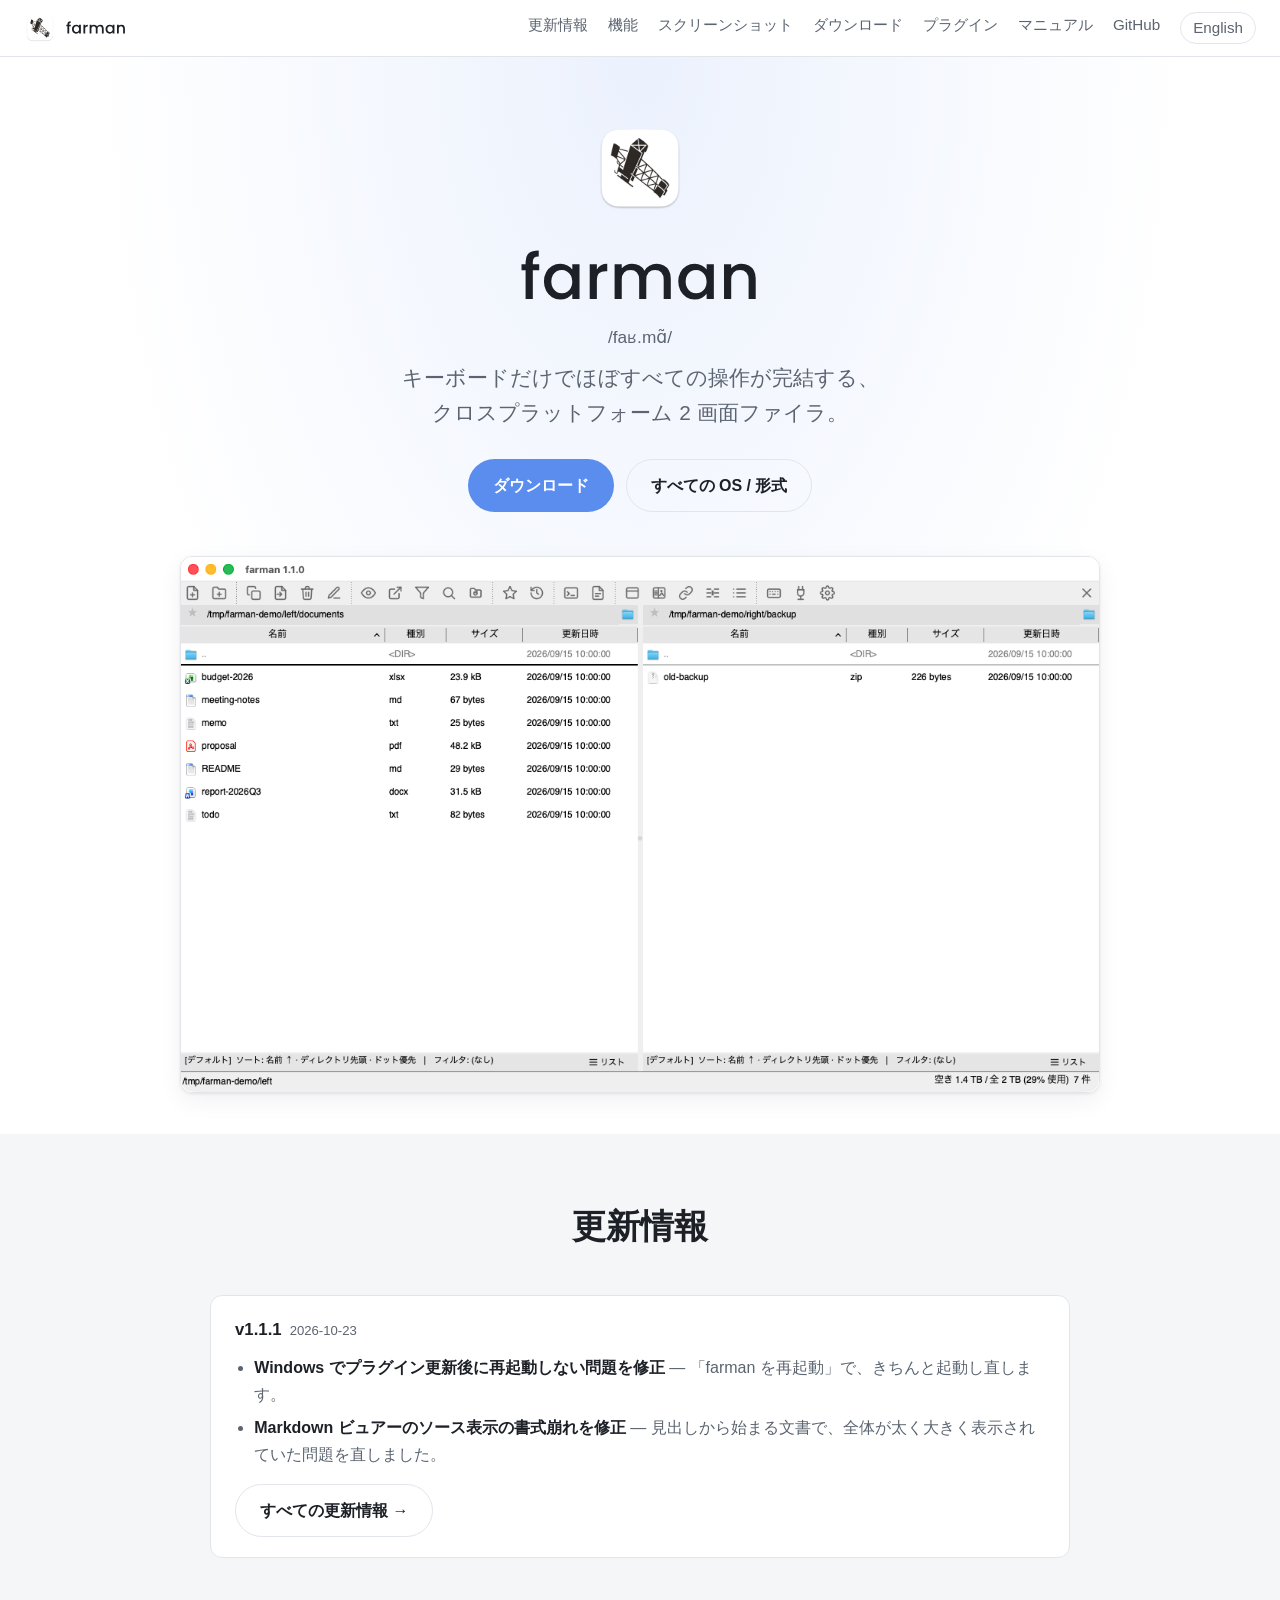
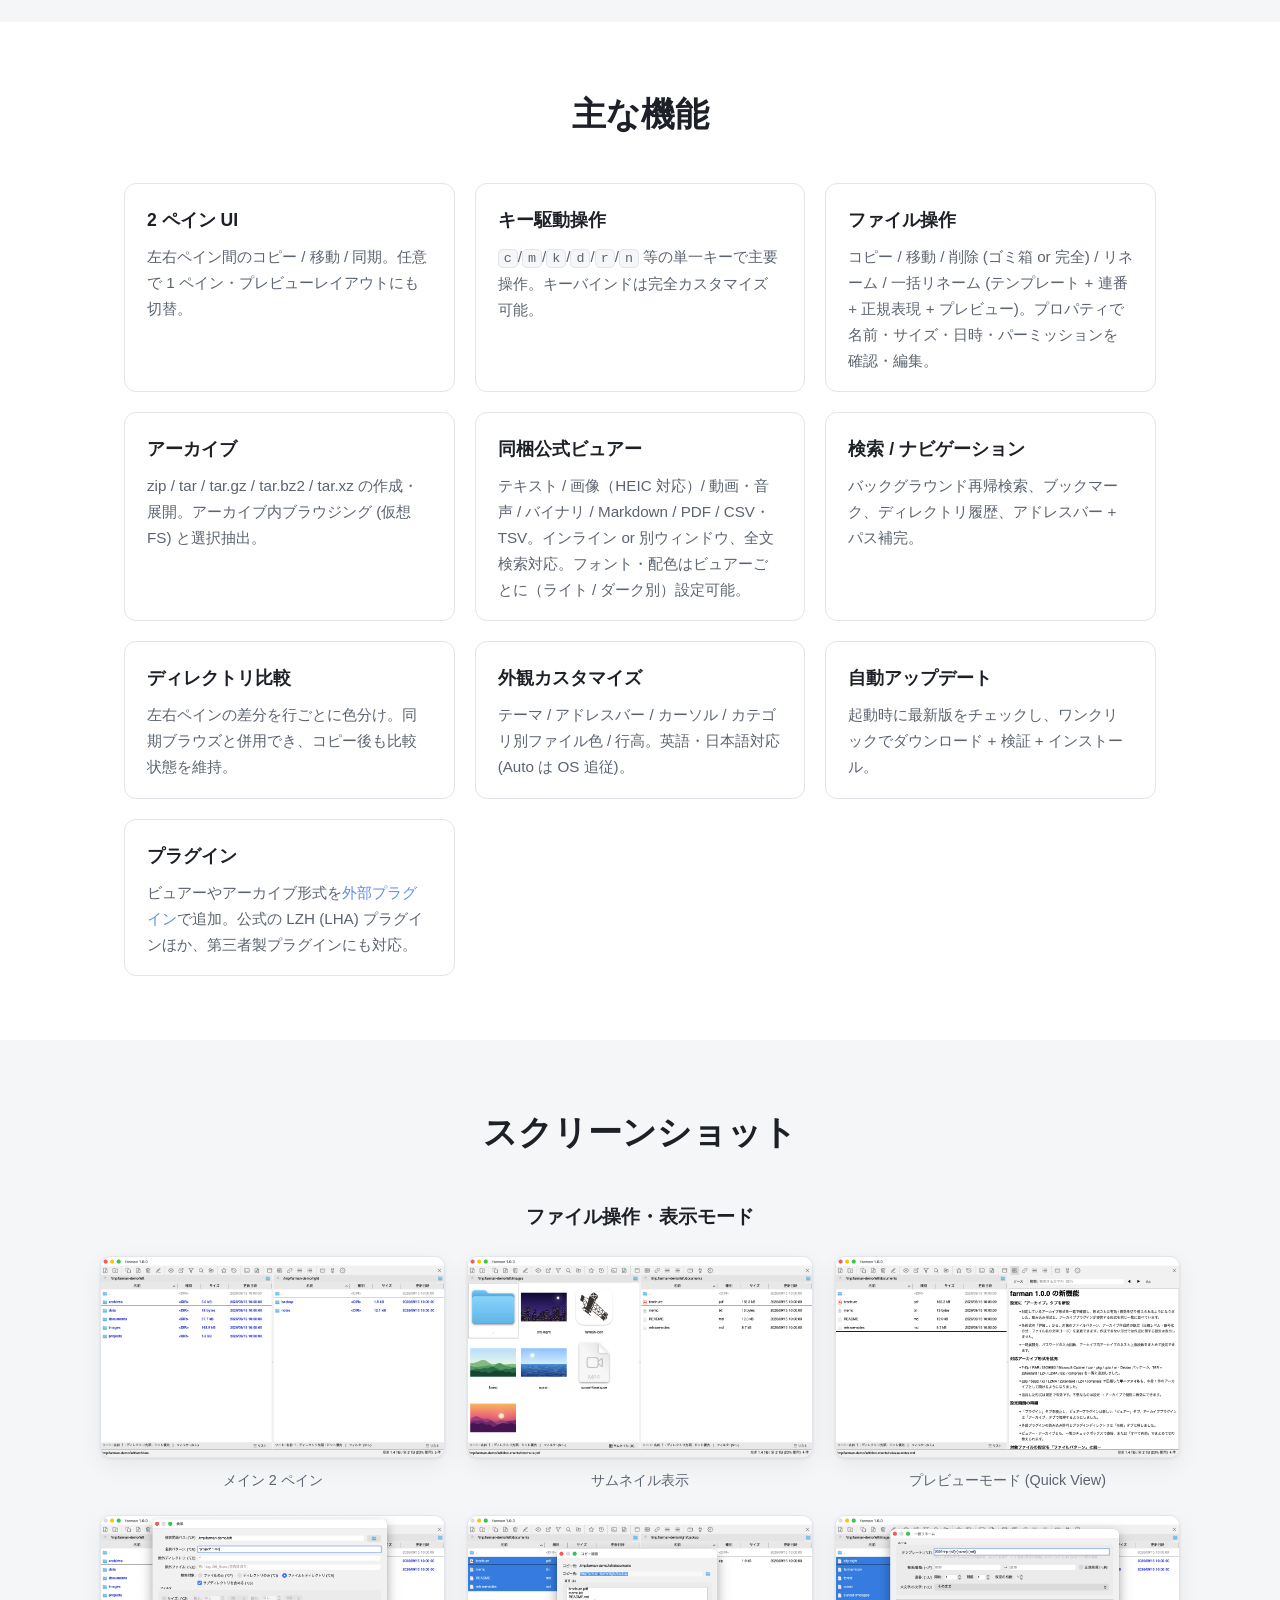
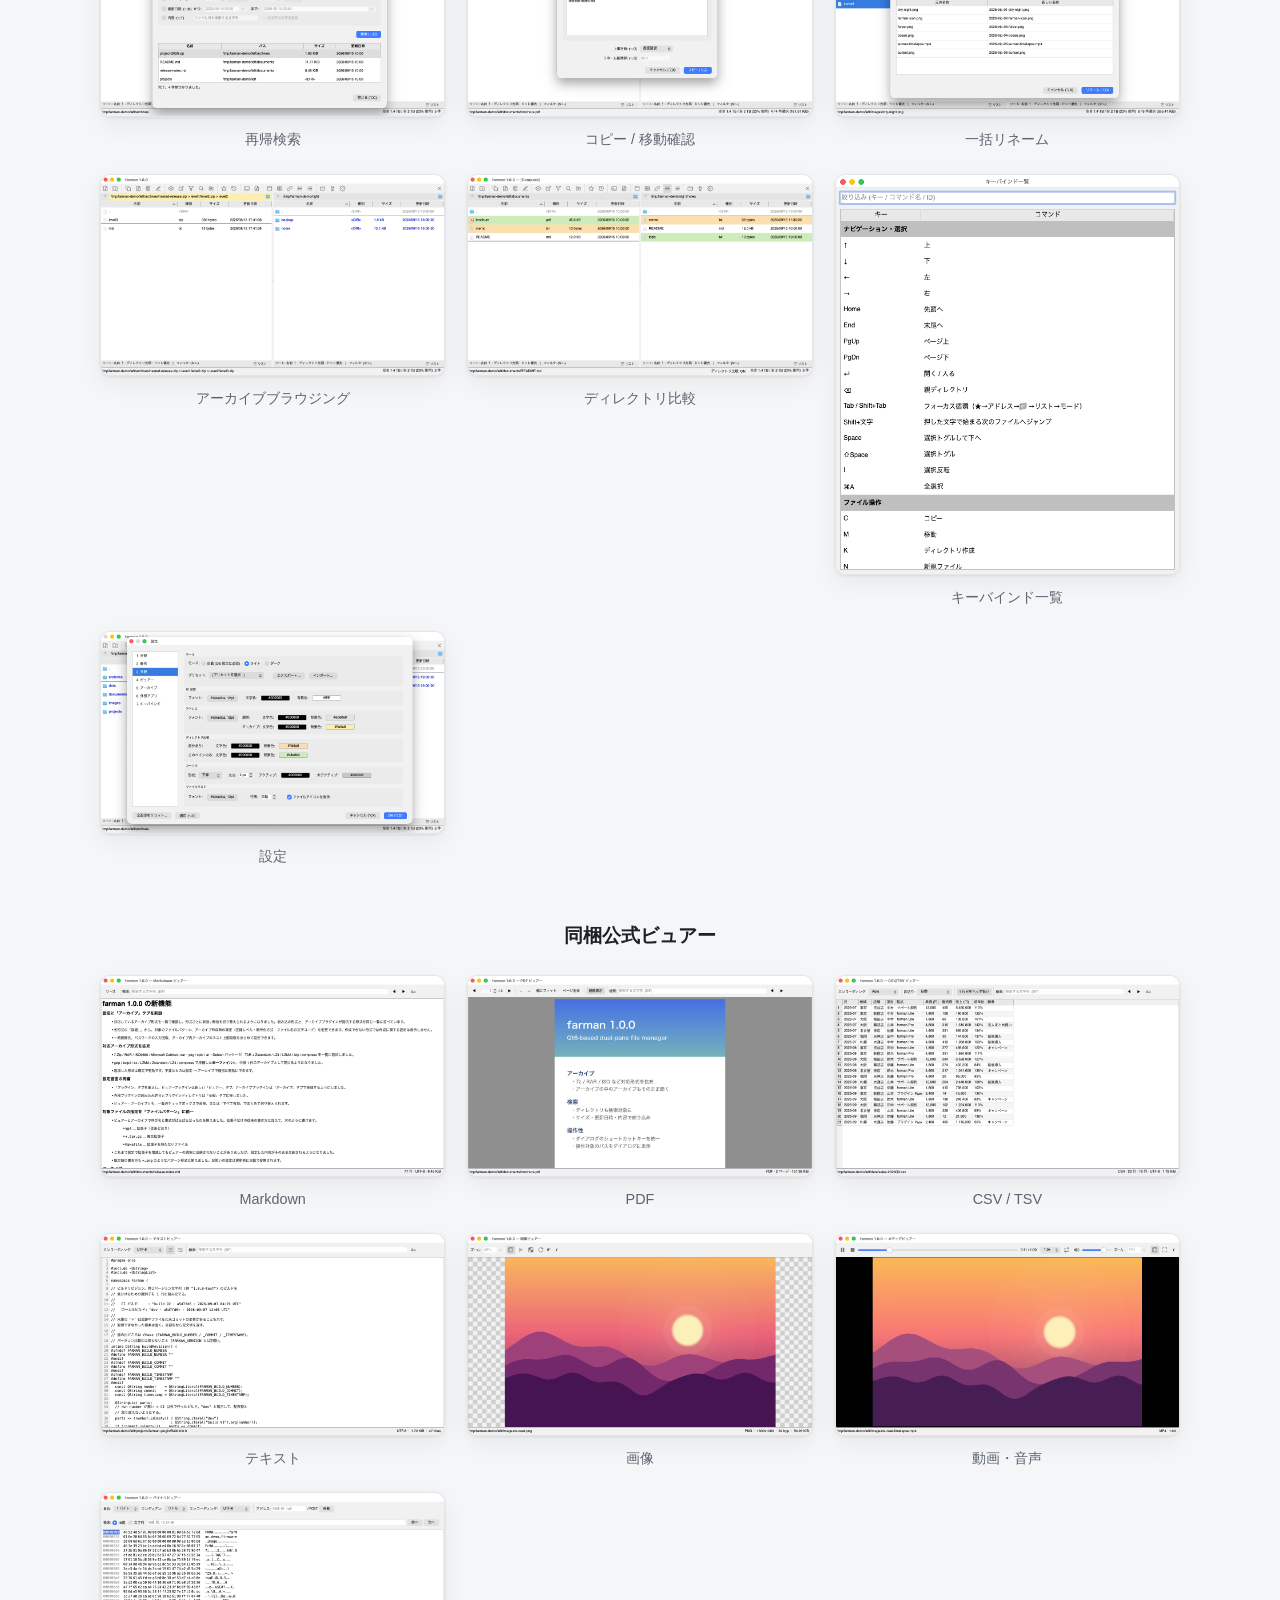
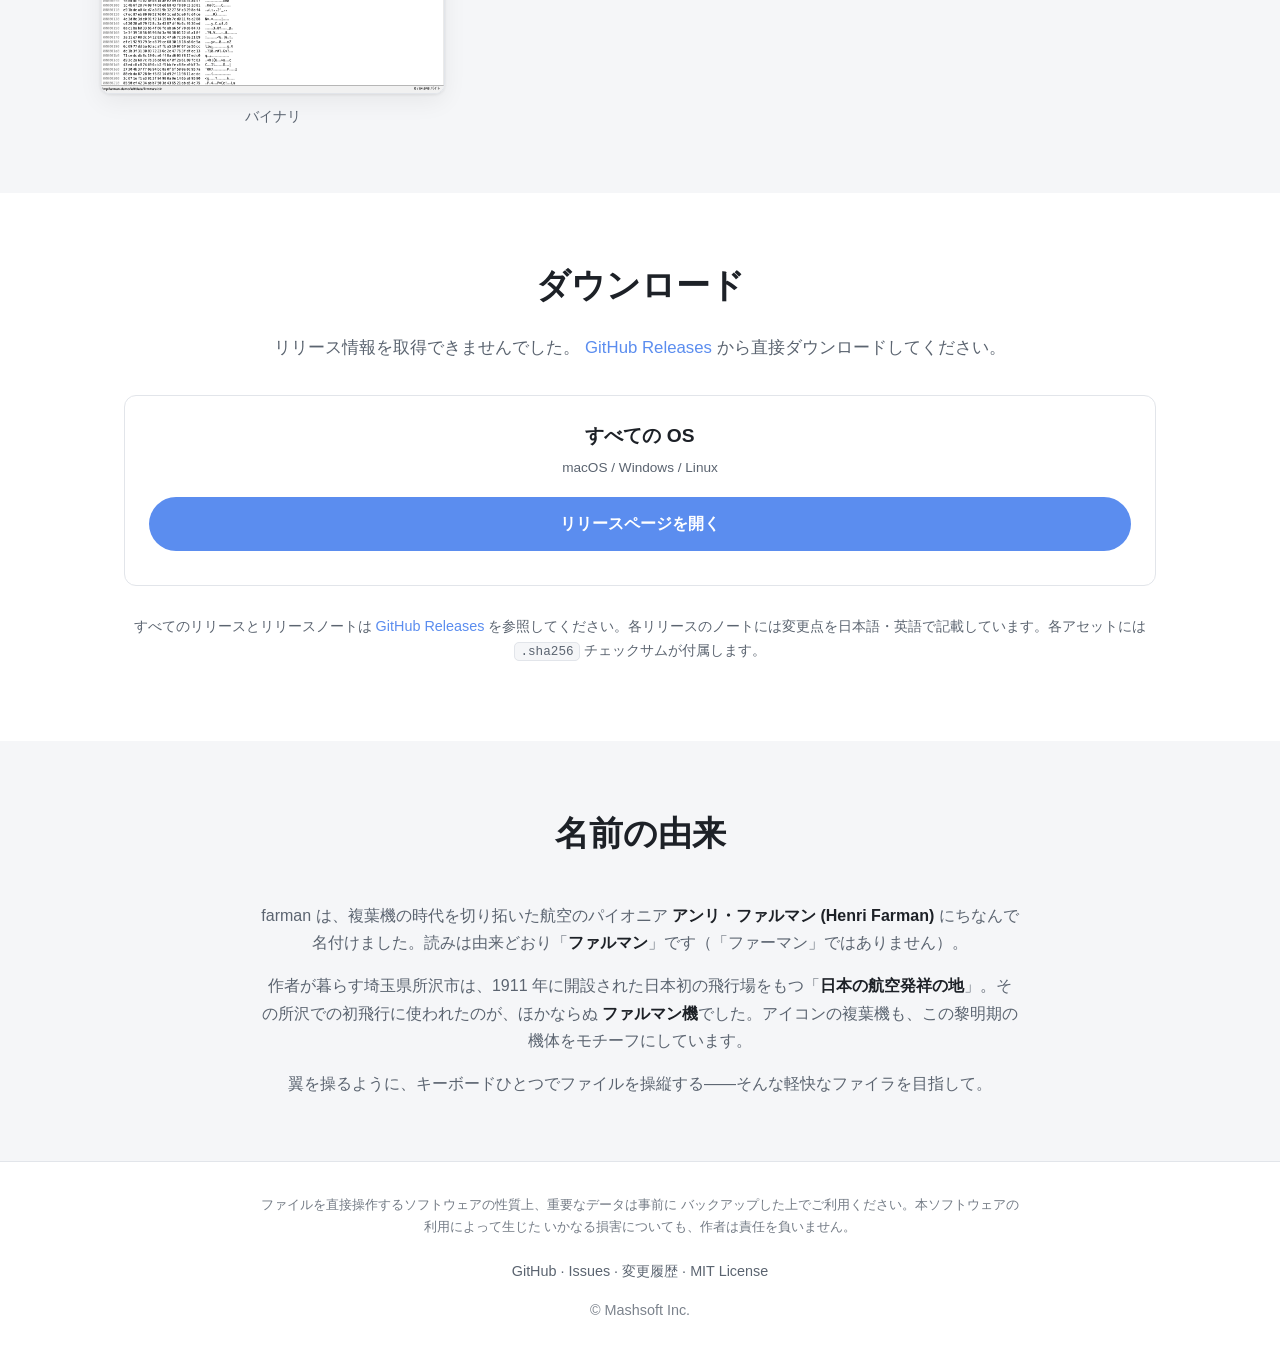
<file: docs/index.html>
<!DOCTYPE html>
<html lang="ja">
<head>
  <meta charset="UTF-8" />
  <meta name="viewport" content="width=device-width, initial-scale=1.0" />
  <title>farman — キーボード駆動のクロスプラットフォーム 2 画面ファイラ</title>
  <meta name="description" content="farman はキーボードだけでほぼすべての操作が完結するクロスプラットフォーム 2 画面ファイラ。macOS / Windows / Linux 対応、MIT ライセンスのオープンソース。" />

  <!-- Open Graph / Twitter -->
  <meta property="og:title" content="farman — キーボード駆動の 2 画面ファイラ" />
  <meta property="og:description" content="キーボードだけでほぼすべての操作が完結するクロスプラットフォーム 2 画面ファイラ。" />
  <meta property="og:type" content="website" />
  <meta property="og:image" content="https://farman.mashsoft.co.jp/ogp.png" />
  <meta property="og:image:width" content="1200" />
  <meta property="og:image:height" content="630" />
  <meta property="og:image:alt" content="farman — キーボード駆動のクロスプラットフォーム 2 画面ファイラ" />
  <meta property="og:url" content="https://farman.mashsoft.co.jp/" />
  <meta property="og:site_name" content="farman" />
  <meta property="og:locale" content="ja_JP" />
  <meta name="twitter:card" content="summary_large_image" />

  <link rel="icon" type="image/png" href="farman-icon.png" />
  <link rel="stylesheet" href="style.css" />
</head>
<body>
  <!-- ===== Header ===== -->
  <header class="site-header">
    <a class="brand" aria-label="farman" href="#top">
      <img src="farman-icon.png" alt="" width="32" height="32" />
      <svg class="brand-wordmark" viewBox="0 0 3820 1400" fill="currentColor" aria-hidden="true"><g transform="translate(0 1050) scale(1 -1)"><path transform="translate(0 0)" d="M306 458H204V0H89V458H24V551H89V590Q89 685 139.5 728.5Q190 772 298 772V677Q246 677 225.0 657.5Q204 638 204 590V551H306Z"/><path transform="translate(344 0)" d="M297 560Q362 560 410.5 534.5Q459 509 488 471V551H603V0H488V82Q459 43 409.0 17.0Q359 -9 295 -9Q224 -9 165.0 27.5Q106 64 71.5 129.5Q37 195 37 278Q37 361 71.5 425.0Q106 489 165.5 524.5Q225 560 297 560ZM321 461Q277 461 239.0 439.5Q201 418 177.5 376.5Q154 335 154 278Q154 221 177.5 178.0Q201 135 239.5 112.5Q278 90 321 90Q365 90 403.0 112.0Q441 134 464.5 176.5Q488 219 488 276Q488 333 464.5 375.0Q441 417 403.0 439.0Q365 461 321 461Z"/><path transform="translate(1034 0)" d="M354 560V442H325Q258 442 223.5 408.0Q189 374 189 290V0H75V551H189V471Q214 513 255.5 536.5Q297 560 354 560Z"/><path transform="translate(1430 0)" d="M969 325V0H856V308Q856 382 819.0 421.5Q782 461 718 461Q654 461 616.5 421.5Q579 382 579 308V0H466V308Q466 382 429.0 421.5Q392 461 328 461Q264 461 226.5 421.5Q189 382 189 308V0H75V551H189V488Q217 522 260.0 541.0Q303 560 352 560Q418 560 470.0 532.0Q522 504 550 451Q575 501 628.0 530.5Q681 560 742 560Q807 560 858.5 533.0Q910 506 939.5 453.0Q969 400 969 325Z"/><path transform="translate(2481 0)" d="M297 560Q362 560 410.5 534.5Q459 509 488 471V551H603V0H488V82Q459 43 409.0 17.0Q359 -9 295 -9Q224 -9 165.0 27.5Q106 64 71.5 129.5Q37 195 37 278Q37 361 71.5 425.0Q106 489 165.5 524.5Q225 560 297 560ZM321 461Q277 461 239.0 439.5Q201 418 177.5 376.5Q154 335 154 278Q154 221 177.5 178.0Q201 135 239.5 112.5Q278 90 321 90Q365 90 403.0 112.0Q441 134 464.5 176.5Q488 219 488 276Q488 333 464.5 375.0Q441 417 403.0 439.0Q365 461 321 461Z"/><path transform="translate(3171 0)" d="M579 325V0H466V308Q466 382 429.0 421.5Q392 461 328 461Q264 461 226.5 421.5Q189 382 189 308V0H75V551H189V488Q217 522 260.5 541.0Q304 560 353 560Q418 560 469.5 533.0Q521 506 550.0 453.0Q579 400 579 325Z"/></g></svg>
    </a>
    <nav class="nav">
      <a href="#whatsnew">更新情報</a>
      <a href="#features">機能</a>
      <a href="#screenshots">スクリーンショット</a>
      <a href="#download">ダウンロード</a>
      <a href="plugins/">プラグイン</a>
      <a href="manual/">マニュアル</a>
      <a href="https://github.com/mashsoft-jp/farman" rel="noopener">GitHub</a>
      <a class="lang-switch" href="en/">English</a>
    </nav>
  </header>

  <!-- ===== Hero ===== -->
  <section class="hero" id="top">
    <div class="hero-inner">
      <img class="hero-logo" src="farman-icon.png" alt="" width="96" height="96" />
      <h1><svg class="hero-wordmark" viewBox="0 0 3820 1400" role="img" aria-label="farman" fill="currentColor"><g transform="translate(0 1050) scale(1 -1)"><path transform="translate(0 0)" d="M306 458H204V0H89V458H24V551H89V590Q89 685 139.5 728.5Q190 772 298 772V677Q246 677 225.0 657.5Q204 638 204 590V551H306Z"/><path transform="translate(344 0)" d="M297 560Q362 560 410.5 534.5Q459 509 488 471V551H603V0H488V82Q459 43 409.0 17.0Q359 -9 295 -9Q224 -9 165.0 27.5Q106 64 71.5 129.5Q37 195 37 278Q37 361 71.5 425.0Q106 489 165.5 524.5Q225 560 297 560ZM321 461Q277 461 239.0 439.5Q201 418 177.5 376.5Q154 335 154 278Q154 221 177.5 178.0Q201 135 239.5 112.5Q278 90 321 90Q365 90 403.0 112.0Q441 134 464.5 176.5Q488 219 488 276Q488 333 464.5 375.0Q441 417 403.0 439.0Q365 461 321 461Z"/><path transform="translate(1034 0)" d="M354 560V442H325Q258 442 223.5 408.0Q189 374 189 290V0H75V551H189V471Q214 513 255.5 536.5Q297 560 354 560Z"/><path transform="translate(1430 0)" d="M969 325V0H856V308Q856 382 819.0 421.5Q782 461 718 461Q654 461 616.5 421.5Q579 382 579 308V0H466V308Q466 382 429.0 421.5Q392 461 328 461Q264 461 226.5 421.5Q189 382 189 308V0H75V551H189V488Q217 522 260.0 541.0Q303 560 352 560Q418 560 470.0 532.0Q522 504 550 451Q575 501 628.0 530.5Q681 560 742 560Q807 560 858.5 533.0Q910 506 939.5 453.0Q969 400 969 325Z"/><path transform="translate(2481 0)" d="M297 560Q362 560 410.5 534.5Q459 509 488 471V551H603V0H488V82Q459 43 409.0 17.0Q359 -9 295 -9Q224 -9 165.0 27.5Q106 64 71.5 129.5Q37 195 37 278Q37 361 71.5 425.0Q106 489 165.5 524.5Q225 560 297 560ZM321 461Q277 461 239.0 439.5Q201 418 177.5 376.5Q154 335 154 278Q154 221 177.5 178.0Q201 135 239.5 112.5Q278 90 321 90Q365 90 403.0 112.0Q441 134 464.5 176.5Q488 219 488 276Q488 333 464.5 375.0Q441 417 403.0 439.0Q365 461 321 461Z"/><path transform="translate(3171 0)" d="M579 325V0H466V308Q466 382 429.0 421.5Q392 461 328 461Q264 461 226.5 421.5Q189 382 189 308V0H75V551H189V488Q217 522 260.5 541.0Q304 560 353 560Q418 560 469.5 533.0Q521 506 550.0 453.0Q579 400 579 325Z"/></g></svg><span class="pron">/faʁ.mɑ̃/</span></h1>
      <p class="tagline">
        キーボードだけでほぼすべての操作が完結する、<br />
        クロスプラットフォーム 2 画面ファイラ。
      </p>

      <div class="hero-cta">
        <a class="btn btn-primary" id="hero-download" href="https://github.com/mashsoft-jp/farman/releases/latest" rel="noopener">
          ダウンロード
        </a>
        <a class="btn btn-ghost" href="#download">すべての OS / 形式</a>
      </div>
      <p class="hero-sub" id="hero-version">最新リリースを取得中…</p>

      <!-- 基本操作 (コピー / 移動 / 削除 / 一括リネーム / 検索) のデモ。アニメーション WebP。
           「視差効果を減らす」設定の環境では静止画を出す。 -->
      <div class="hero-shot">
        <picture>
          <source media="(prefers-reduced-motion: reduce)" srcset="screenshots/01-main-2pane.png" />
          <img src="screenshots/00-demo-ja.webp" width="1200" height="700"
               alt="farman の操作デモ: コピー、移動、削除、一括リネーム、検索をキーボードで行う様子" />
        </picture>
      </div>
    </div>
  </section>

  <!-- ===== What's new (概要。全文は /whatsnew/) ===== -->
  <section class="section section-alt" id="whatsnew">
    <h2>更新情報</h2>
    <div class="wn-summary">
      <p class="wn-summary-head">v1.1.1<span class="wn-summary-date">2026-10-23</span></p>
      <ul class="wn-summary-list">
        <li><strong>Windows でプラグイン更新後に再起動しない問題を修正</strong> — 「farman を再起動」で、きちんと起動し直します。</li>
        <li><strong>Markdown ビュアーのソース表示の書式崩れを修正</strong> — 見出しから始まる文書で、全体が太く大きく表示されていた問題を直しました。</li>
      </ul>
      <a class="btn btn-ghost" href="whatsnew/">すべての更新情報 →</a>
    </div>
  </section>

  <!-- ===== Features ===== -->
  <section class="section" id="features">
    <h2>主な機能</h2>
    <div class="feature-grid">
      <div class="feature">
        <h3>2 ペイン UI</h3>
        <p>左右ペイン間のコピー / 移動 / 同期。任意で 1 ペイン・プレビューレイアウトにも切替。</p>
      </div>
      <div class="feature">
        <h3>キー駆動操作</h3>
        <p><code>c</code>/<code>m</code>/<code>k</code>/<code>d</code>/<code>r</code>/<code>n</code> 等の単一キーで主要操作。キーバインドは完全カスタマイズ可能。</p>
      </div>
      <div class="feature">
        <h3>ファイル操作</h3>
        <p>コピー / 移動 / 削除 (ゴミ箱 or 完全) / リネーム / 一括リネーム (テンプレート + 連番 + 正規表現 + プレビュー)。プロパティで名前・サイズ・日時・パーミッションを確認・編集。</p>
      </div>
      <div class="feature">
        <h3>アーカイブ</h3>
        <p>zip / tar / tar.gz / tar.bz2 / tar.xz の作成・展開。アーカイブ内ブラウジング (仮想 FS) と選択抽出。</p>
      </div>
      <div class="feature">
        <h3>同梱公式ビュアー</h3>
        <p>テキスト / 画像（HEIC 対応）/ 動画・音声 / バイナリ / Markdown / PDF / CSV・TSV。インライン or 別ウィンドウ、全文検索対応。フォント・配色はビュアーごとに（ライト / ダーク別）設定可能。</p>
      </div>
      <div class="feature">
        <h3>検索 / ナビゲーション</h3>
        <p>バックグラウンド再帰検索、ブックマーク、ディレクトリ履歴、アドレスバー + パス補完。</p>
      </div>
      <div class="feature">
        <h3>ディレクトリ比較</h3>
        <p>左右ペインの差分を行ごとに色分け。同期ブラウズと併用でき、コピー後も比較状態を維持。</p>
      </div>
      <div class="feature">
        <h3>外観カスタマイズ</h3>
        <p>テーマ / アドレスバー / カーソル / カテゴリ別ファイル色 / 行高。英語・日本語対応 (Auto は OS 追従)。</p>
      </div>
      <div class="feature">
        <h3>自動アップデート</h3>
        <p>起動時に最新版をチェックし、ワンクリックでダウンロード + 検証 + インストール。</p>
      </div>
      <div class="feature">
        <h3>プラグイン</h3>
        <p>ビュアーやアーカイブ形式を<a href="plugins/">外部プラグイン</a>で追加。公式の LZH (LHA) プラグインほか、第三者製プラグインにも対応。</p>
      </div>
    </div>
  </section>

  <!-- ===== Screenshots ===== -->
  <section class="section section-alt" id="screenshots">
    <h2>スクリーンショット</h2>

    <h3 class="shot-group">ファイル操作・表示モード</h3>
    <div class="shot-grid">
      <figure><img src="screenshots/01-main-2pane.png" alt="メイン 2 ペイン" loading="lazy" /><figcaption>メイン 2 ペイン</figcaption></figure>
      <figure><img src="screenshots/14-thumbnail-view.png" alt="サムネイル表示" loading="lazy" /><figcaption>サムネイル表示</figcaption></figure>
      <figure><img src="screenshots/34-preview-mode.png" alt="プレビューモード" loading="lazy" /><figcaption>プレビューモード (Quick View)</figcaption></figure>
      <figure><img src="screenshots/16-search.png" alt="再帰検索" loading="lazy" /><figcaption>再帰検索</figcaption></figure>
      <figure><img src="screenshots/06-transfer-confirm.png" alt="コピー / 移動確認" loading="lazy" /><figcaption>コピー / 移動確認</figcaption></figure>
      <figure><img src="screenshots/17-bulk-rename.png" alt="一括リネーム" loading="lazy" /><figcaption>一括リネーム</figcaption></figure>
      <figure><img src="screenshots/02-archive-browsing.png" alt="アーカイブブラウジング" loading="lazy" /><figcaption>アーカイブブラウジング</figcaption></figure>
      <figure><img src="screenshots/03-directory-compare.png" alt="ディレクトリ比較" loading="lazy" /><figcaption>ディレクトリ比較</figcaption></figure>
      <figure><img src="screenshots/04-shortcut-list.png" alt="キーバインド一覧" loading="lazy" /><figcaption>キーバインド一覧</figcaption></figure>
      <figure><img src="screenshots/33-settings-appearance.png" alt="設定" loading="lazy" /><figcaption>設定</figcaption></figure>
    </div>

    <h3 class="shot-group">同梱公式ビュアー</h3>
    <div class="shot-grid">
      <figure><img src="screenshots/11-markdown-viewer.png" alt="Markdown ビュアー" loading="lazy" /><figcaption>Markdown</figcaption></figure>
      <figure><img src="screenshots/12-pdf-viewer.png" alt="PDF ビュアー" loading="lazy" /><figcaption>PDF</figcaption></figure>
      <figure><img src="screenshots/13-csv-viewer.png" alt="CSV / TSV ビュアー" loading="lazy" /><figcaption>CSV / TSV</figcaption></figure>
      <figure><img src="screenshots/07-text-viewer.png" alt="テキストビュアー" loading="lazy" /><figcaption>テキスト</figcaption></figure>
      <figure><img src="screenshots/08-image-viewer.png" alt="画像ビュアー" loading="lazy" /><figcaption>画像</figcaption></figure>
      <figure><img src="screenshots/10-media-viewer.png" alt="動画・音声ビュアー" loading="lazy" /><figcaption>動画・音声</figcaption></figure>
      <figure><img src="screenshots/09-binary-viewer.png" alt="バイナリビュアー" loading="lazy" /><figcaption>バイナリ</figcaption></figure>
    </div>
  </section>

  <!-- ===== Download ===== -->
  <section class="section" id="download">
    <h2>ダウンロード</h2>
    <p class="download-version" id="download-version">最新リリースを取得中…</p>

    <div class="download-grid" id="download-grid">
      <!-- download.js が各 OS のカードを差し込む。JS 無効時のフォールバックは下記。 -->
    </div>

    <noscript>
      <p class="fallback">
        JavaScript が無効です。
        <a href="https://github.com/mashsoft-jp/farman/releases/latest" rel="noopener">GitHub Releases</a>
        から各 OS のインストーラを直接ダウンロードしてください。
      </p>
    </noscript>

    <p class="download-note">
      すべてのリリースとリリースノートは
      <a href="https://github.com/mashsoft-jp/farman/releases" rel="noopener">GitHub Releases</a>
      を参照してください。各リリースのノートには変更点を日本語・英語で記載しています。各アセットには <code>.sha256</code> チェックサムが付属します。
    </p>
  </section>

  <!-- ===== About the name ===== -->
  <section class="section section-alt" id="about-name">
    <h2>名前の由来</h2>
    <div class="about-name">
      <p>farman は、複葉機の時代を切り拓いた航空のパイオニア <strong>アンリ・ファルマン (Henri Farman)</strong> にちなんで名付けました。読みは由来どおり「<strong>ファルマン</strong>」です（「ファーマン」ではありません）。</p>
      <p>作者が暮らす埼玉県所沢市は、1911 年に開設された日本初の飛行場をもつ「<strong>日本の航空発祥の地</strong>」。その所沢での初飛行に使われたのが、ほかならぬ <strong>ファルマン機</strong>でした。アイコンの複葉機も、この黎明期の機体をモチーフにしています。</p>
      <p>翼を操るように、キーボードひとつでファイルを操縦する——そんな軽快なファイラを目指して。</p>
    </div>
  </section>

  <!-- ===== Footer ===== -->
  <footer class="site-footer">
    <p class="disclaimer">
      ファイルを直接操作するソフトウェアの性質上、重要なデータは事前に
      バックアップした上でご利用ください。本ソフトウェアの利用によって生じた
      いかなる損害についても、作者は責任を負いません。
    </p>
    <p>
      <a href="https://github.com/mashsoft-jp/farman" rel="noopener">GitHub</a> ·
      <a href="https://github.com/mashsoft-jp/farman/issues" rel="noopener">Issues</a> ·
      <a href="https://github.com/mashsoft-jp/farman/releases" rel="noopener">変更履歴</a> ·
      <a href="https://github.com/mashsoft-jp/farman/blob/main/LICENSE" rel="noopener">MIT License</a>
    </p>
    <p class="copyright">© <a href="https://www.mashsoft.co.jp/" rel="noopener">Mashsoft Inc.</a></p>
  </footer>

  <script src="download.js"></script>
  <script src="site.js"></script>
</body>
</html>
</file>
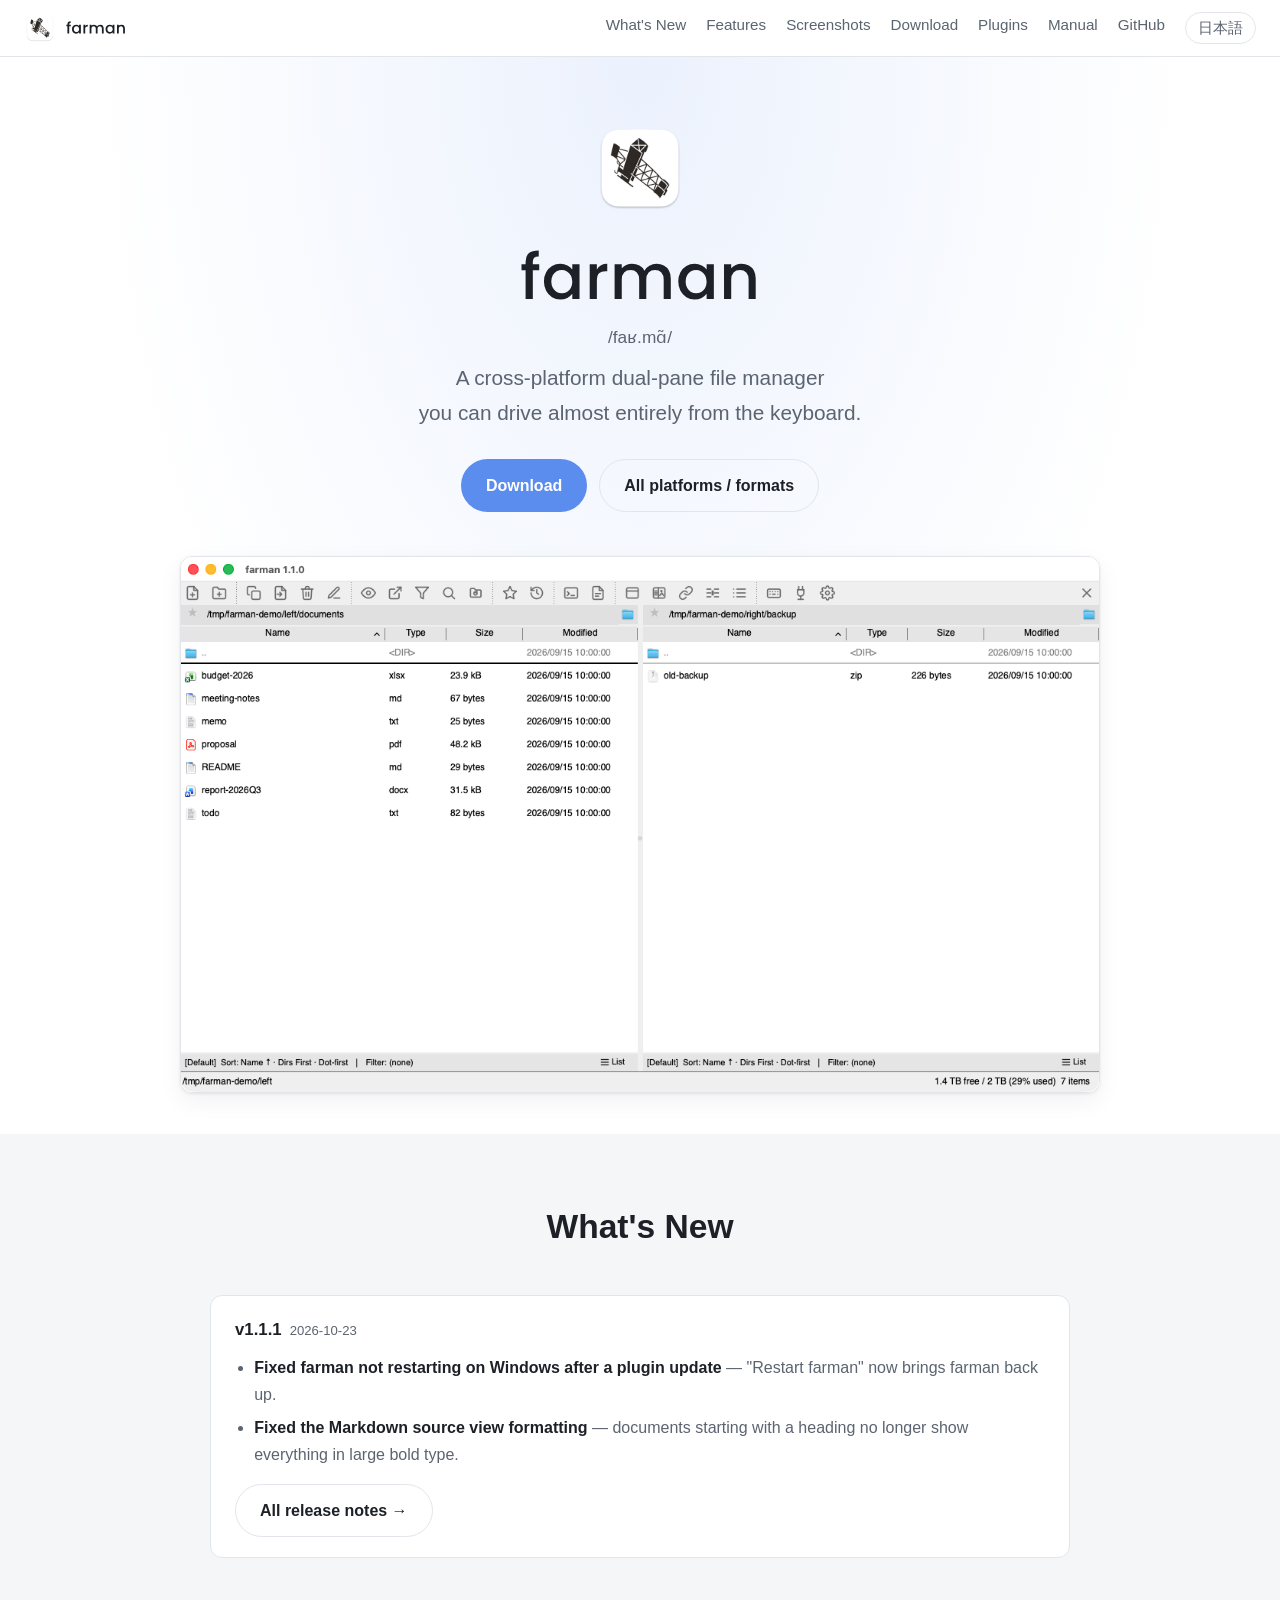
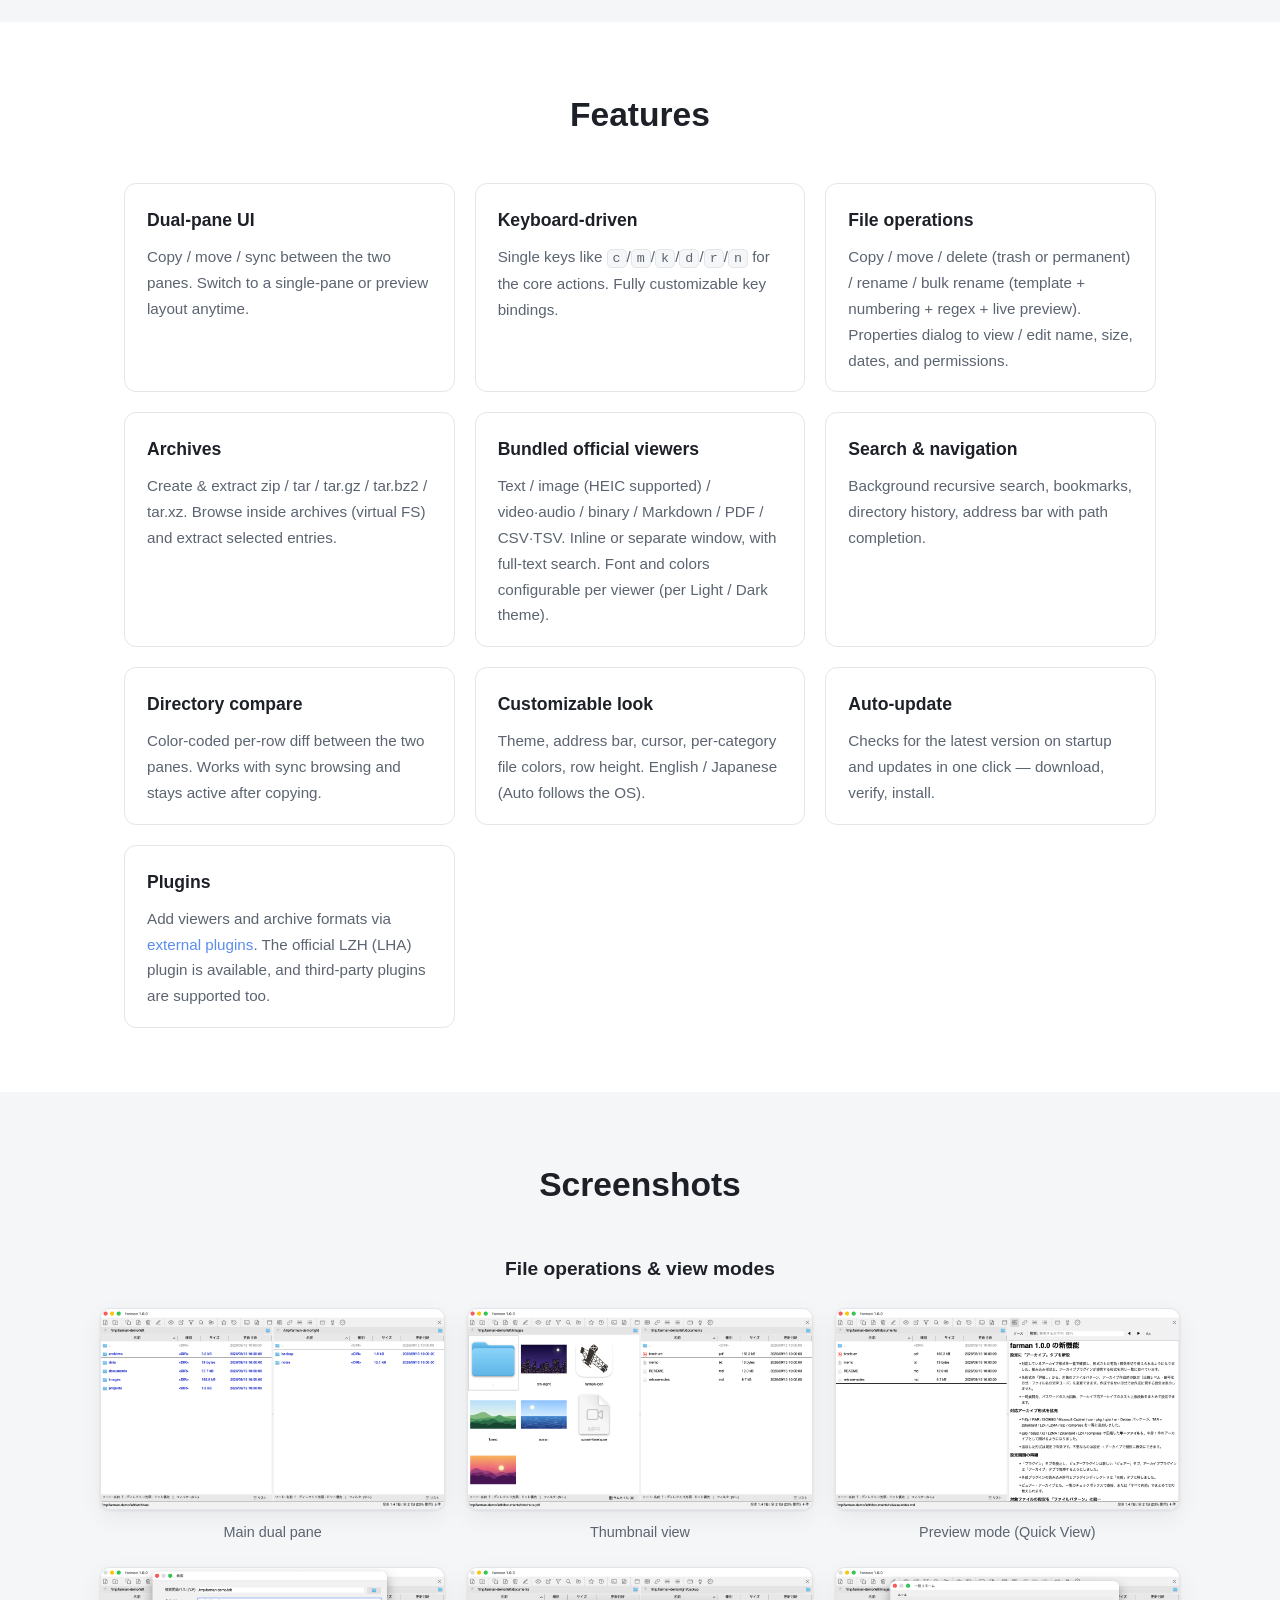
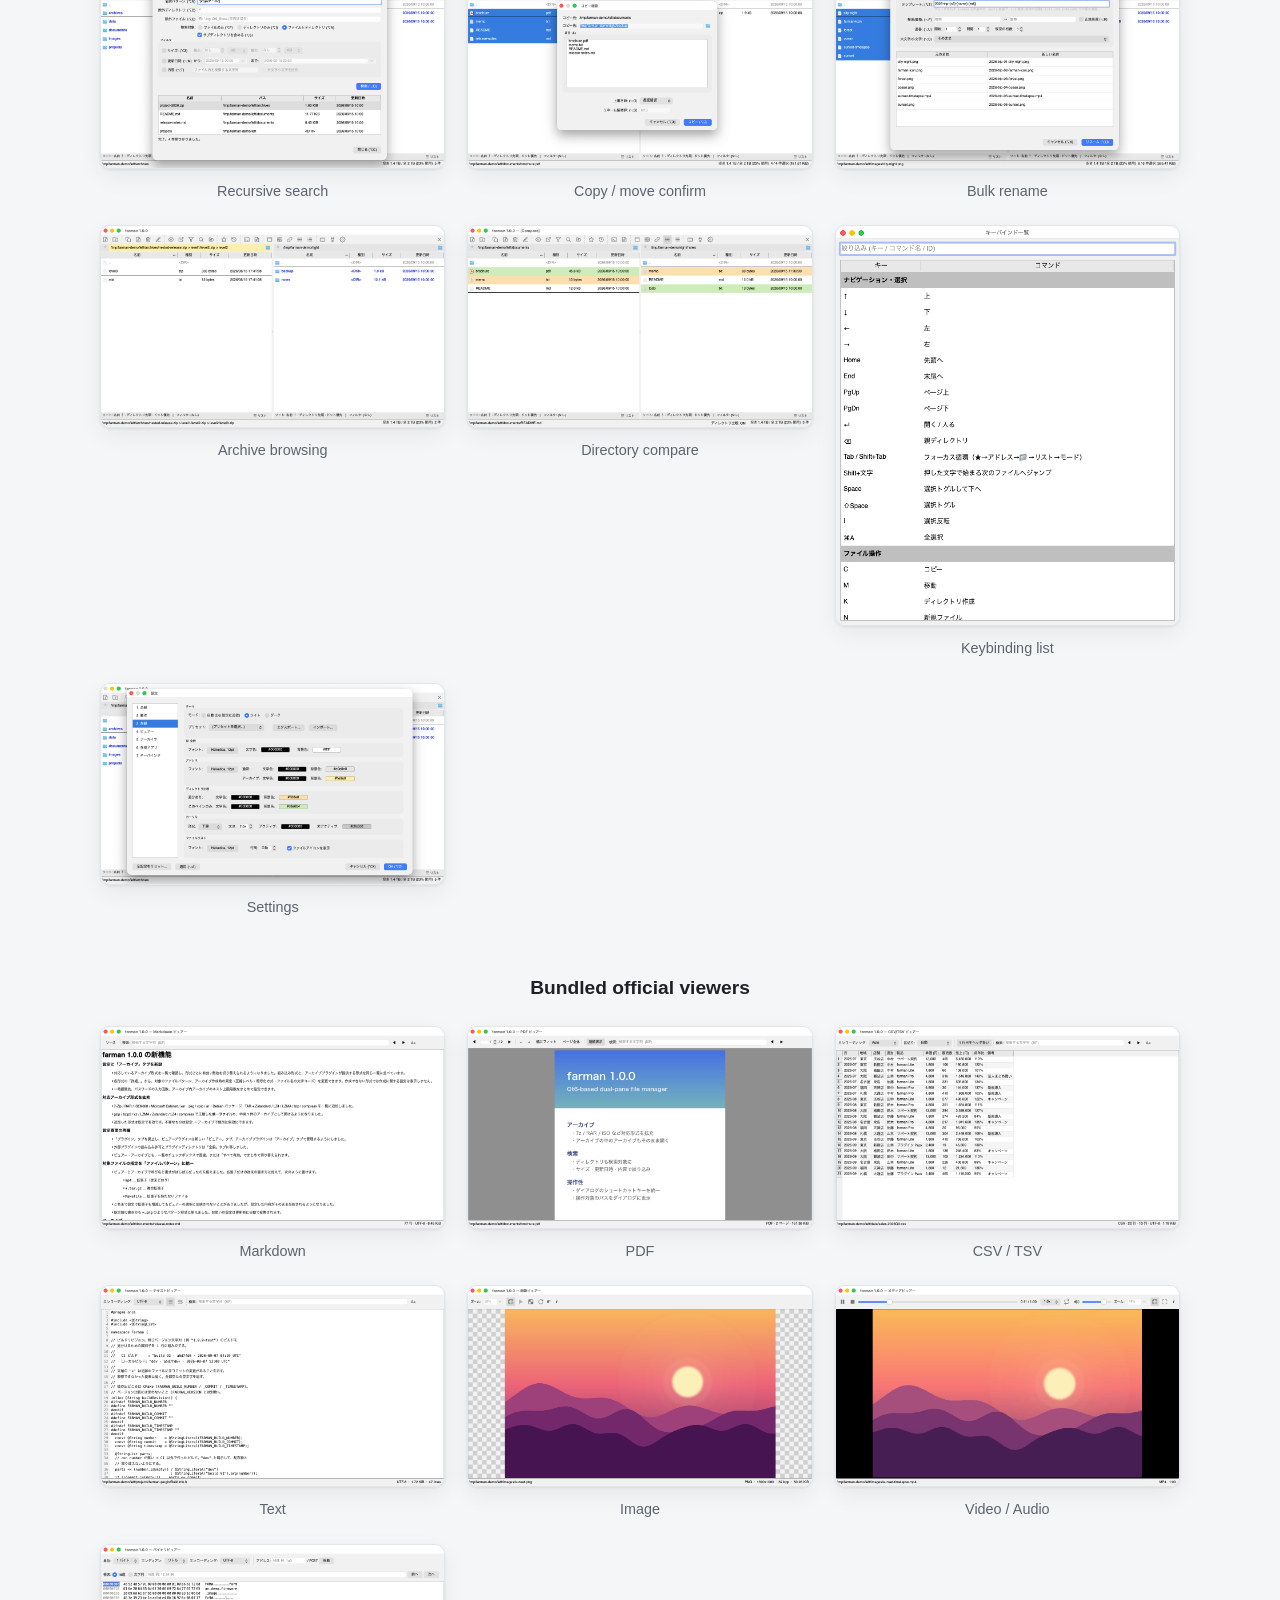
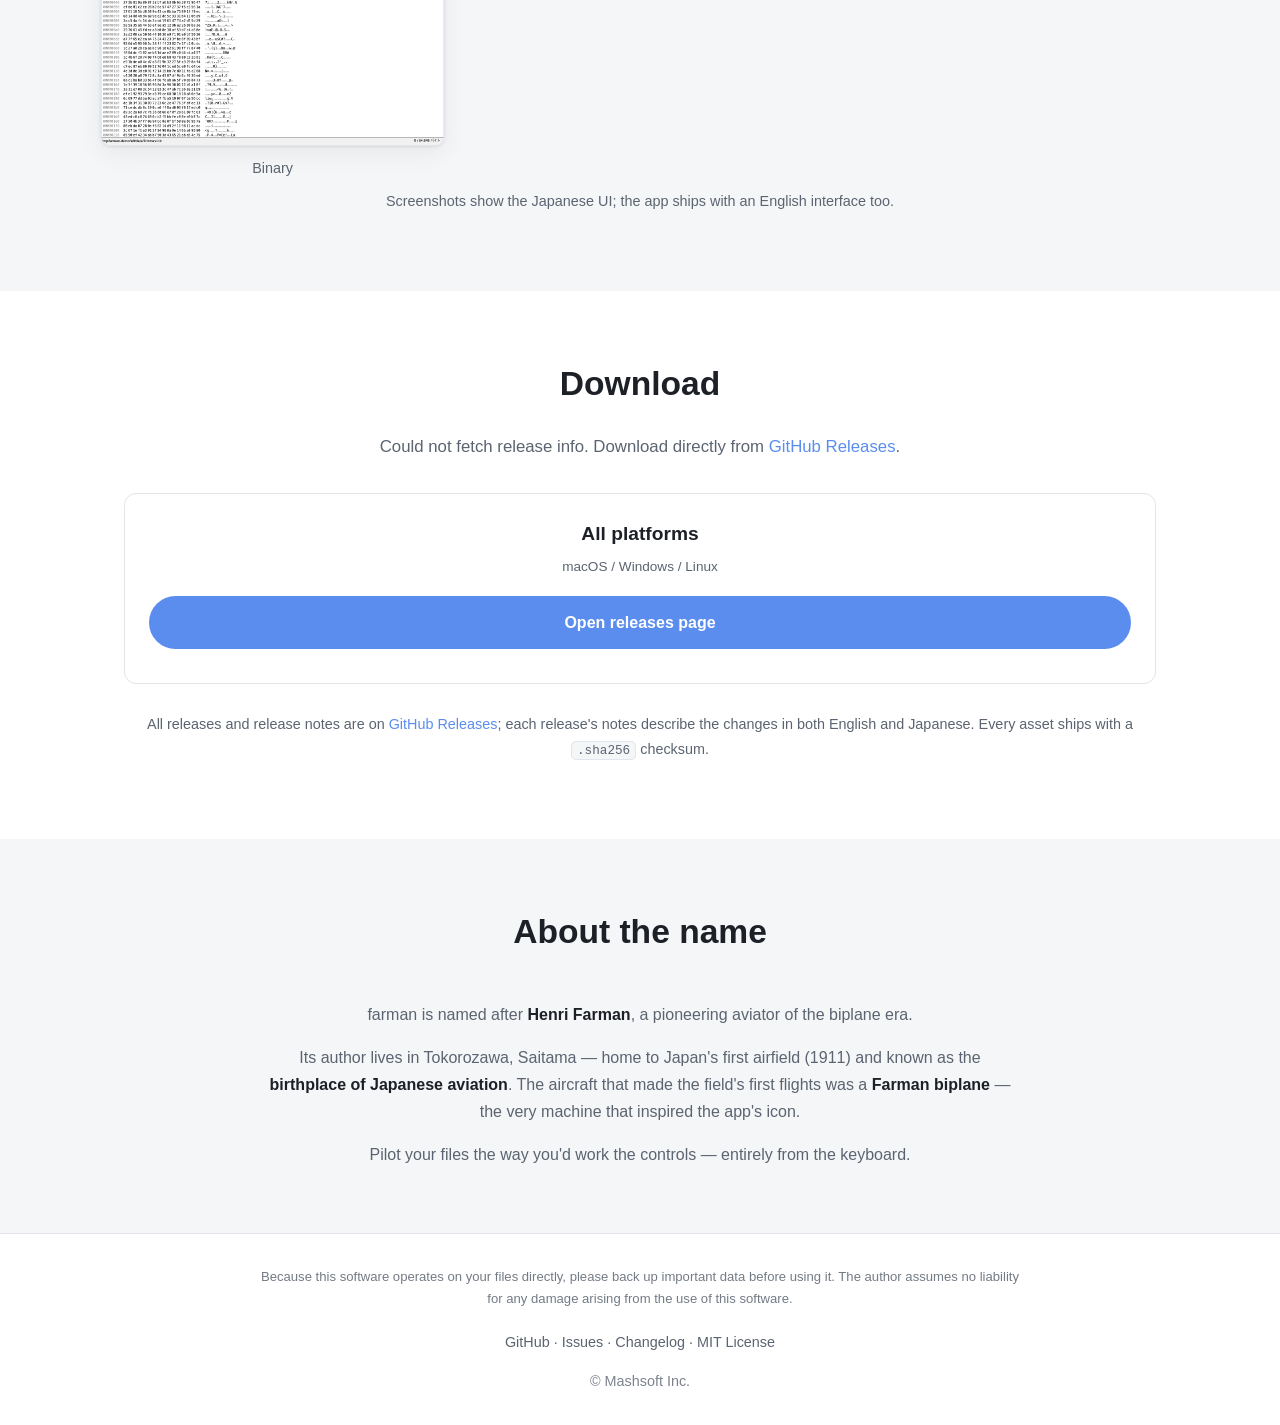
<file: docs/en/index.html>
<!DOCTYPE html>
<html lang="en">
<head>
  <meta charset="UTF-8" />
  <meta name="viewport" content="width=device-width, initial-scale=1.0" />
  <title>farman — keyboard-driven cross-platform dual-pane file manager</title>
  <meta name="description" content="farman is a cross-platform dual-pane file manager you can drive almost entirely from the keyboard. macOS / Windows / Linux, open source under the MIT license." />

  <!-- Open Graph / Twitter -->
  <meta property="og:title" content="farman — keyboard-driven dual-pane file manager" />
  <meta property="og:description" content="A cross-platform dual-pane file manager you can drive almost entirely from the keyboard." />
  <meta property="og:type" content="website" />
  <meta property="og:image" content="https://farman.mashsoft.co.jp/ogp-en.png" />
  <meta property="og:image:width" content="1200" />
  <meta property="og:image:height" content="630" />
  <meta property="og:image:alt" content="farman — a keyboard-driven cross-platform dual-pane file manager" />
  <meta property="og:url" content="https://farman.mashsoft.co.jp/en/" />
  <meta property="og:site_name" content="farman" />
  <meta property="og:locale" content="en_US" />
  <meta name="twitter:card" content="summary_large_image" />

  <link rel="icon" type="image/png" href="../farman-icon.png" />
  <link rel="stylesheet" href="../style.css" />
</head>
<body>
  <!-- ===== Header ===== -->
  <header class="site-header">
    <a class="brand" aria-label="farman" href="#top">
      <img src="../farman-icon.png" alt="" width="32" height="32" />
      <svg class="brand-wordmark" viewBox="0 0 3820 1400" fill="currentColor" aria-hidden="true"><g transform="translate(0 1050) scale(1 -1)"><path transform="translate(0 0)" d="M306 458H204V0H89V458H24V551H89V590Q89 685 139.5 728.5Q190 772 298 772V677Q246 677 225.0 657.5Q204 638 204 590V551H306Z"/><path transform="translate(344 0)" d="M297 560Q362 560 410.5 534.5Q459 509 488 471V551H603V0H488V82Q459 43 409.0 17.0Q359 -9 295 -9Q224 -9 165.0 27.5Q106 64 71.5 129.5Q37 195 37 278Q37 361 71.5 425.0Q106 489 165.5 524.5Q225 560 297 560ZM321 461Q277 461 239.0 439.5Q201 418 177.5 376.5Q154 335 154 278Q154 221 177.5 178.0Q201 135 239.5 112.5Q278 90 321 90Q365 90 403.0 112.0Q441 134 464.5 176.5Q488 219 488 276Q488 333 464.5 375.0Q441 417 403.0 439.0Q365 461 321 461Z"/><path transform="translate(1034 0)" d="M354 560V442H325Q258 442 223.5 408.0Q189 374 189 290V0H75V551H189V471Q214 513 255.5 536.5Q297 560 354 560Z"/><path transform="translate(1430 0)" d="M969 325V0H856V308Q856 382 819.0 421.5Q782 461 718 461Q654 461 616.5 421.5Q579 382 579 308V0H466V308Q466 382 429.0 421.5Q392 461 328 461Q264 461 226.5 421.5Q189 382 189 308V0H75V551H189V488Q217 522 260.0 541.0Q303 560 352 560Q418 560 470.0 532.0Q522 504 550 451Q575 501 628.0 530.5Q681 560 742 560Q807 560 858.5 533.0Q910 506 939.5 453.0Q969 400 969 325Z"/><path transform="translate(2481 0)" d="M297 560Q362 560 410.5 534.5Q459 509 488 471V551H603V0H488V82Q459 43 409.0 17.0Q359 -9 295 -9Q224 -9 165.0 27.5Q106 64 71.5 129.5Q37 195 37 278Q37 361 71.5 425.0Q106 489 165.5 524.5Q225 560 297 560ZM321 461Q277 461 239.0 439.5Q201 418 177.5 376.5Q154 335 154 278Q154 221 177.5 178.0Q201 135 239.5 112.5Q278 90 321 90Q365 90 403.0 112.0Q441 134 464.5 176.5Q488 219 488 276Q488 333 464.5 375.0Q441 417 403.0 439.0Q365 461 321 461Z"/><path transform="translate(3171 0)" d="M579 325V0H466V308Q466 382 429.0 421.5Q392 461 328 461Q264 461 226.5 421.5Q189 382 189 308V0H75V551H189V488Q217 522 260.5 541.0Q304 560 353 560Q418 560 469.5 533.0Q521 506 550.0 453.0Q579 400 579 325Z"/></g></svg>
    </a>
    <nav class="nav">
      <a href="#whatsnew">What's New</a>
      <a href="#features">Features</a>
      <a href="#screenshots">Screenshots</a>
      <a href="#download">Download</a>
      <a href="plugins/">Plugins</a>
      <a href="manual/">Manual</a>
      <a href="https://github.com/mashsoft-jp/farman" rel="noopener">GitHub</a>
      <a class="lang-switch" href="../">日本語</a>
    </nav>
  </header>

  <!-- ===== Hero ===== -->
  <section class="hero" id="top">
    <div class="hero-inner">
      <img class="hero-logo" src="../farman-icon.png" alt="" width="96" height="96" />
      <h1><svg class="hero-wordmark" viewBox="0 0 3820 1400" role="img" aria-label="farman" fill="currentColor"><g transform="translate(0 1050) scale(1 -1)"><path transform="translate(0 0)" d="M306 458H204V0H89V458H24V551H89V590Q89 685 139.5 728.5Q190 772 298 772V677Q246 677 225.0 657.5Q204 638 204 590V551H306Z"/><path transform="translate(344 0)" d="M297 560Q362 560 410.5 534.5Q459 509 488 471V551H603V0H488V82Q459 43 409.0 17.0Q359 -9 295 -9Q224 -9 165.0 27.5Q106 64 71.5 129.5Q37 195 37 278Q37 361 71.5 425.0Q106 489 165.5 524.5Q225 560 297 560ZM321 461Q277 461 239.0 439.5Q201 418 177.5 376.5Q154 335 154 278Q154 221 177.5 178.0Q201 135 239.5 112.5Q278 90 321 90Q365 90 403.0 112.0Q441 134 464.5 176.5Q488 219 488 276Q488 333 464.5 375.0Q441 417 403.0 439.0Q365 461 321 461Z"/><path transform="translate(1034 0)" d="M354 560V442H325Q258 442 223.5 408.0Q189 374 189 290V0H75V551H189V471Q214 513 255.5 536.5Q297 560 354 560Z"/><path transform="translate(1430 0)" d="M969 325V0H856V308Q856 382 819.0 421.5Q782 461 718 461Q654 461 616.5 421.5Q579 382 579 308V0H466V308Q466 382 429.0 421.5Q392 461 328 461Q264 461 226.5 421.5Q189 382 189 308V0H75V551H189V488Q217 522 260.0 541.0Q303 560 352 560Q418 560 470.0 532.0Q522 504 550 451Q575 501 628.0 530.5Q681 560 742 560Q807 560 858.5 533.0Q910 506 939.5 453.0Q969 400 969 325Z"/><path transform="translate(2481 0)" d="M297 560Q362 560 410.5 534.5Q459 509 488 471V551H603V0H488V82Q459 43 409.0 17.0Q359 -9 295 -9Q224 -9 165.0 27.5Q106 64 71.5 129.5Q37 195 37 278Q37 361 71.5 425.0Q106 489 165.5 524.5Q225 560 297 560ZM321 461Q277 461 239.0 439.5Q201 418 177.5 376.5Q154 335 154 278Q154 221 177.5 178.0Q201 135 239.5 112.5Q278 90 321 90Q365 90 403.0 112.0Q441 134 464.5 176.5Q488 219 488 276Q488 333 464.5 375.0Q441 417 403.0 439.0Q365 461 321 461Z"/><path transform="translate(3171 0)" d="M579 325V0H466V308Q466 382 429.0 421.5Q392 461 328 461Q264 461 226.5 421.5Q189 382 189 308V0H75V551H189V488Q217 522 260.5 541.0Q304 560 353 560Q418 560 469.5 533.0Q521 506 550.0 453.0Q579 400 579 325Z"/></g></svg><span class="pron">/faʁ.mɑ̃/</span></h1>
      <p class="tagline">
        A cross-platform dual-pane file manager<br />
        you can drive almost entirely from the keyboard.
      </p>

      <div class="hero-cta">
        <a class="btn btn-primary" id="hero-download" href="https://github.com/mashsoft-jp/farman/releases/latest" rel="noopener">
          Download
        </a>
        <a class="btn btn-ghost" href="#download">All platforms / formats</a>
      </div>
      <p class="hero-sub" id="hero-version">Fetching the latest release…</p>

      <!-- Demo of the core operations (copy / move / delete / bulk rename / search) as an
           animated WebP. A still image is served when reduced motion is requested. -->
      <div class="hero-shot">
        <picture>
          <source media="(prefers-reduced-motion: reduce)" srcset="../screenshots/00-demo-en.png" />
          <img src="../screenshots/00-demo-en.webp" width="1200" height="700"
               alt="farman demo: copying, moving, deleting, bulk renaming and searching files from the keyboard" />
        </picture>
      </div>
    </div>
  </section>

  <!-- ===== What's new (summary; full notes at /en/whatsnew/) ===== -->
  <section class="section section-alt" id="whatsnew">
    <h2>What's New</h2>
    <div class="wn-summary">
      <p class="wn-summary-head">v1.1.1<span class="wn-summary-date">2026-10-23</span></p>
      <ul class="wn-summary-list">
        <li><strong>Fixed farman not restarting on Windows after a plugin update</strong> — "Restart farman" now brings farman back up.</li>
        <li><strong>Fixed the Markdown source view formatting</strong> — documents starting with a heading no longer show everything in large bold type.</li>
      </ul>
      <a class="btn btn-ghost" href="whatsnew/">All release notes →</a>
    </div>
  </section>

  <!-- ===== Features ===== -->
  <section class="section" id="features">
    <h2>Features</h2>
    <div class="feature-grid">
      <div class="feature">
        <h3>Dual-pane UI</h3>
        <p>Copy / move / sync between the two panes. Switch to a single-pane or preview layout anytime.</p>
      </div>
      <div class="feature">
        <h3>Keyboard-driven</h3>
        <p>Single keys like <code>c</code>/<code>m</code>/<code>k</code>/<code>d</code>/<code>r</code>/<code>n</code> for the core actions. Fully customizable key bindings.</p>
      </div>
      <div class="feature">
        <h3>File operations</h3>
        <p>Copy / move / delete (trash or permanent) / rename / bulk rename (template + numbering + regex + live preview). Properties dialog to view / edit name, size, dates, and permissions.</p>
      </div>
      <div class="feature">
        <h3>Archives</h3>
        <p>Create &amp; extract zip / tar / tar.gz / tar.bz2 / tar.xz. Browse inside archives (virtual FS) and extract selected entries.</p>
      </div>
      <div class="feature">
        <h3>Bundled official viewers</h3>
        <p>Text / image (HEIC supported) / video·audio / binary / Markdown / PDF / CSV·TSV. Inline or separate window, with full-text search. Font and colors configurable per viewer (per Light / Dark theme).</p>
      </div>
      <div class="feature">
        <h3>Search &amp; navigation</h3>
        <p>Background recursive search, bookmarks, directory history, address bar with path completion.</p>
      </div>
      <div class="feature">
        <h3>Directory compare</h3>
        <p>Color-coded per-row diff between the two panes. Works with sync browsing and stays active after copying.</p>
      </div>
      <div class="feature">
        <h3>Customizable look</h3>
        <p>Theme, address bar, cursor, per-category file colors, row height. English / Japanese (Auto follows the OS).</p>
      </div>
      <div class="feature">
        <h3>Auto-update</h3>
        <p>Checks for the latest version on startup and updates in one click — download, verify, install.</p>
      </div>
      <div class="feature">
        <h3>Plugins</h3>
        <p>Add viewers and archive formats via <a href="plugins/">external plugins</a>. The official LZH (LHA) plugin is available, and third-party plugins are supported too.</p>
      </div>
    </div>
  </section>

  <!-- ===== Screenshots ===== -->
  <section class="section section-alt" id="screenshots">
    <h2>Screenshots</h2>

    <h3 class="shot-group">File operations &amp; view modes</h3>
    <div class="shot-grid">
      <figure><img src="../screenshots/01-main-2pane.png" alt="Main dual pane" loading="lazy" /><figcaption>Main dual pane</figcaption></figure>
      <figure><img src="../screenshots/14-thumbnail-view.png" alt="Thumbnail view" loading="lazy" /><figcaption>Thumbnail view</figcaption></figure>
      <figure><img src="../screenshots/34-preview-mode.png" alt="Preview mode" loading="lazy" /><figcaption>Preview mode (Quick View)</figcaption></figure>
      <figure><img src="../screenshots/16-search.png" alt="Recursive search" loading="lazy" /><figcaption>Recursive search</figcaption></figure>
      <figure><img src="../screenshots/06-transfer-confirm.png" alt="Copy / move confirm" loading="lazy" /><figcaption>Copy / move confirm</figcaption></figure>
      <figure><img src="../screenshots/17-bulk-rename.png" alt="Bulk rename" loading="lazy" /><figcaption>Bulk rename</figcaption></figure>
      <figure><img src="../screenshots/02-archive-browsing.png" alt="Archive browsing" loading="lazy" /><figcaption>Archive browsing</figcaption></figure>
      <figure><img src="../screenshots/03-directory-compare.png" alt="Directory compare" loading="lazy" /><figcaption>Directory compare</figcaption></figure>
      <figure><img src="../screenshots/04-shortcut-list.png" alt="Keybinding list" loading="lazy" /><figcaption>Keybinding list</figcaption></figure>
      <figure><img src="../screenshots/33-settings-appearance.png" alt="Settings" loading="lazy" /><figcaption>Settings</figcaption></figure>
    </div>

    <h3 class="shot-group">Bundled official viewers</h3>
    <div class="shot-grid">
      <figure><img src="../screenshots/11-markdown-viewer.png" alt="Markdown viewer" loading="lazy" /><figcaption>Markdown</figcaption></figure>
      <figure><img src="../screenshots/12-pdf-viewer.png" alt="PDF viewer" loading="lazy" /><figcaption>PDF</figcaption></figure>
      <figure><img src="../screenshots/13-csv-viewer.png" alt="CSV / TSV viewer" loading="lazy" /><figcaption>CSV / TSV</figcaption></figure>
      <figure><img src="../screenshots/07-text-viewer.png" alt="Text viewer" loading="lazy" /><figcaption>Text</figcaption></figure>
      <figure><img src="../screenshots/08-image-viewer.png" alt="Image viewer" loading="lazy" /><figcaption>Image</figcaption></figure>
      <figure><img src="../screenshots/10-media-viewer.png" alt="Video / audio viewer" loading="lazy" /><figcaption>Video / Audio</figcaption></figure>
      <figure><img src="../screenshots/09-binary-viewer.png" alt="Binary viewer" loading="lazy" /><figcaption>Binary</figcaption></figure>
    </div>
    <p class="download-note">Screenshots show the Japanese UI; the app ships with an English interface too.</p>
  </section>

  <!-- ===== Download ===== -->
  <section class="section" id="download">
    <h2>Download</h2>
    <p class="download-version" id="download-version">Fetching the latest release…</p>

    <div class="download-grid" id="download-grid">
      <!-- download.js injects per-OS cards. The no-JS fallback is below. -->
    </div>

    <noscript>
      <p class="fallback">
        JavaScript is disabled. Download installers for each OS directly from
        <a href="https://github.com/mashsoft-jp/farman/releases/latest" rel="noopener">GitHub Releases</a>.
      </p>
    </noscript>

    <p class="download-note">
      All releases and release notes are on
      <a href="https://github.com/mashsoft-jp/farman/releases" rel="noopener">GitHub Releases</a>;
      each release's notes describe the changes in both English and Japanese.
      Every asset ships with a <code>.sha256</code> checksum.
    </p>
  </section>

  <!-- ===== About the name ===== -->
  <section class="section section-alt" id="about-name">
    <h2>About the name</h2>
    <div class="about-name">
      <p>farman is named after <strong>Henri Farman</strong>, a pioneering aviator of the biplane era.</p>
      <p>Its author lives in Tokorozawa, Saitama — home to Japan's first airfield (1911) and known as the <strong>birthplace of Japanese aviation</strong>. The aircraft that made the field's first flights was a <strong>Farman biplane</strong> — the very machine that inspired the app's icon.</p>
      <p>Pilot your files the way you'd work the controls — entirely from the keyboard.</p>
    </div>
  </section>

  <!-- ===== Footer ===== -->
  <footer class="site-footer">
    <p class="disclaimer">
      Because this software operates on your files directly, please back up
      important data before using it. The author assumes no liability for any
      damage arising from the use of this software.
    </p>
    <p>
      <a href="https://github.com/mashsoft-jp/farman" rel="noopener">GitHub</a> ·
      <a href="https://github.com/mashsoft-jp/farman/issues" rel="noopener">Issues</a> ·
      <a href="https://github.com/mashsoft-jp/farman/releases" rel="noopener">Changelog</a> ·
      <a href="https://github.com/mashsoft-jp/farman/blob/main/LICENSE" rel="noopener">MIT License</a>
    </p>
    <p class="copyright">© <a href="https://www.mashsoft.co.jp/" rel="noopener">Mashsoft Inc.</a></p>
  </footer>

  <script src="../download.js"></script>
  <script src="../site.js"></script>
</body>
</html>
</file>
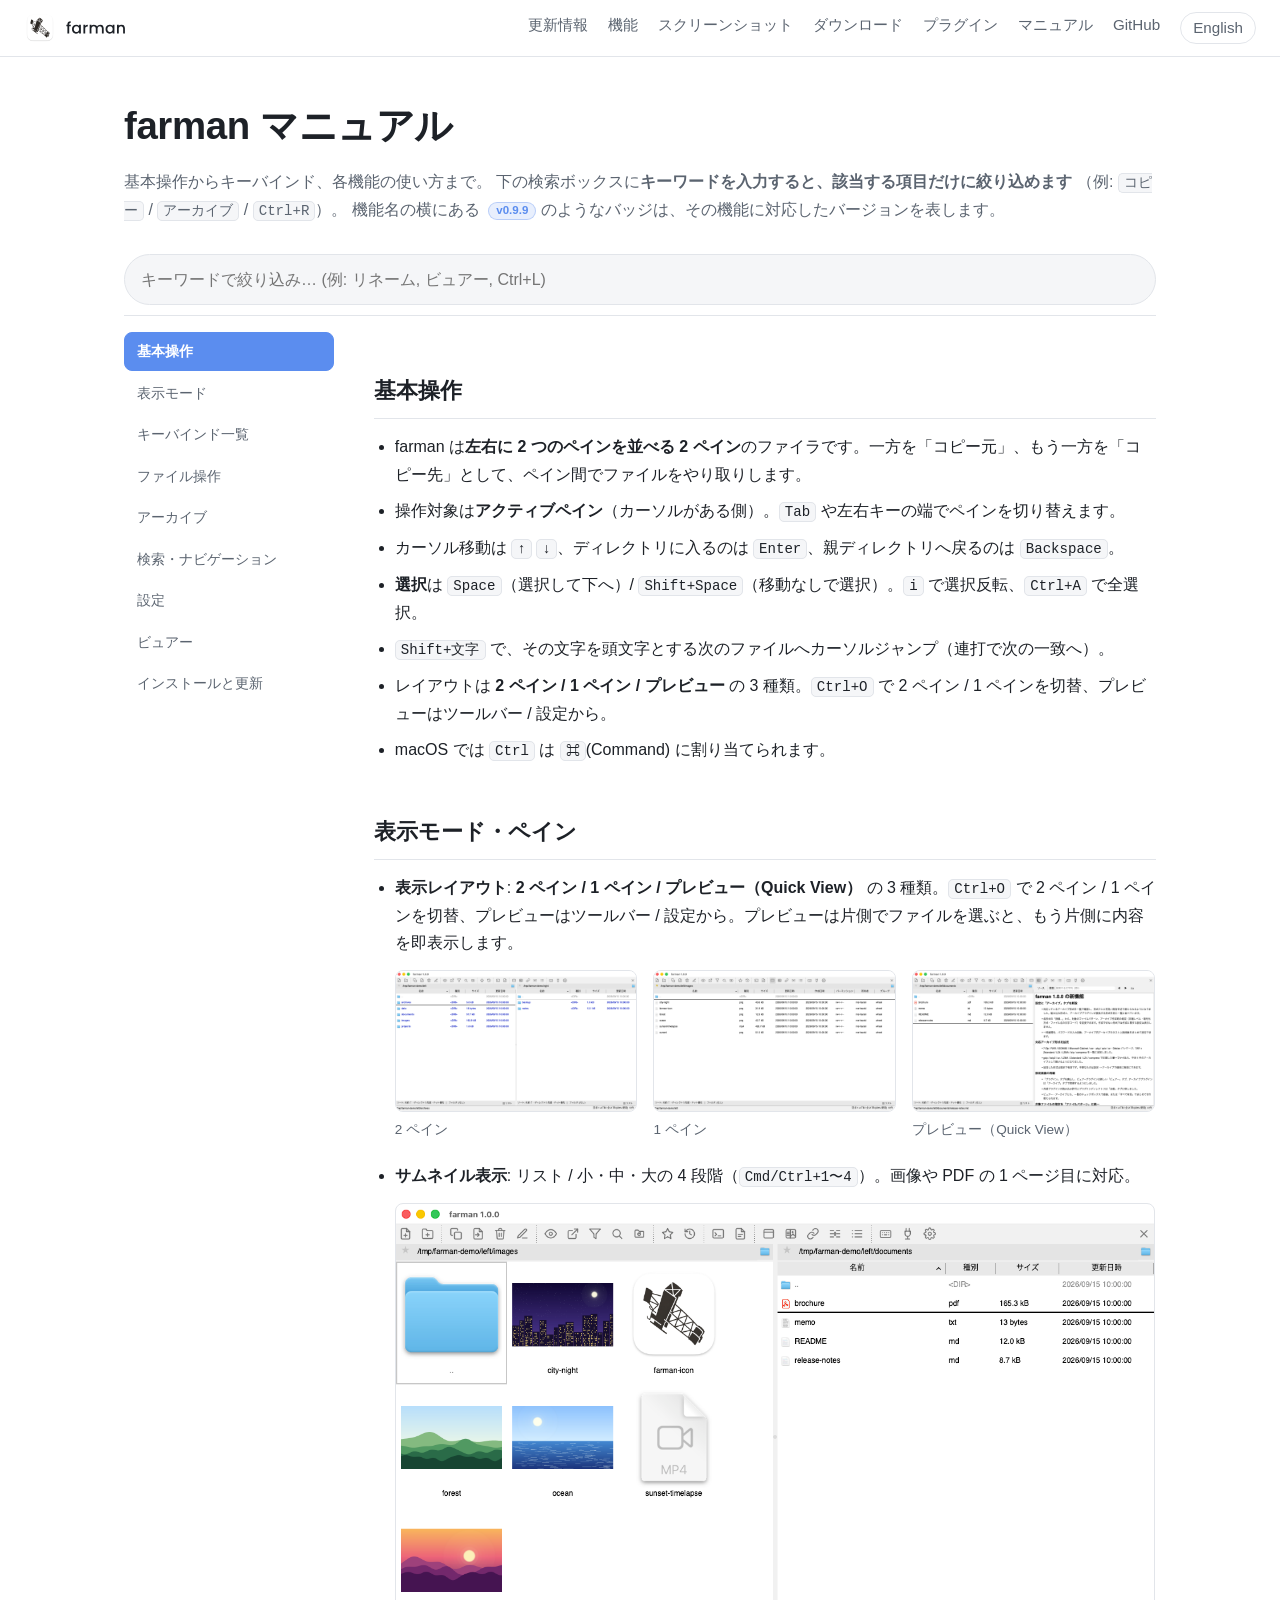
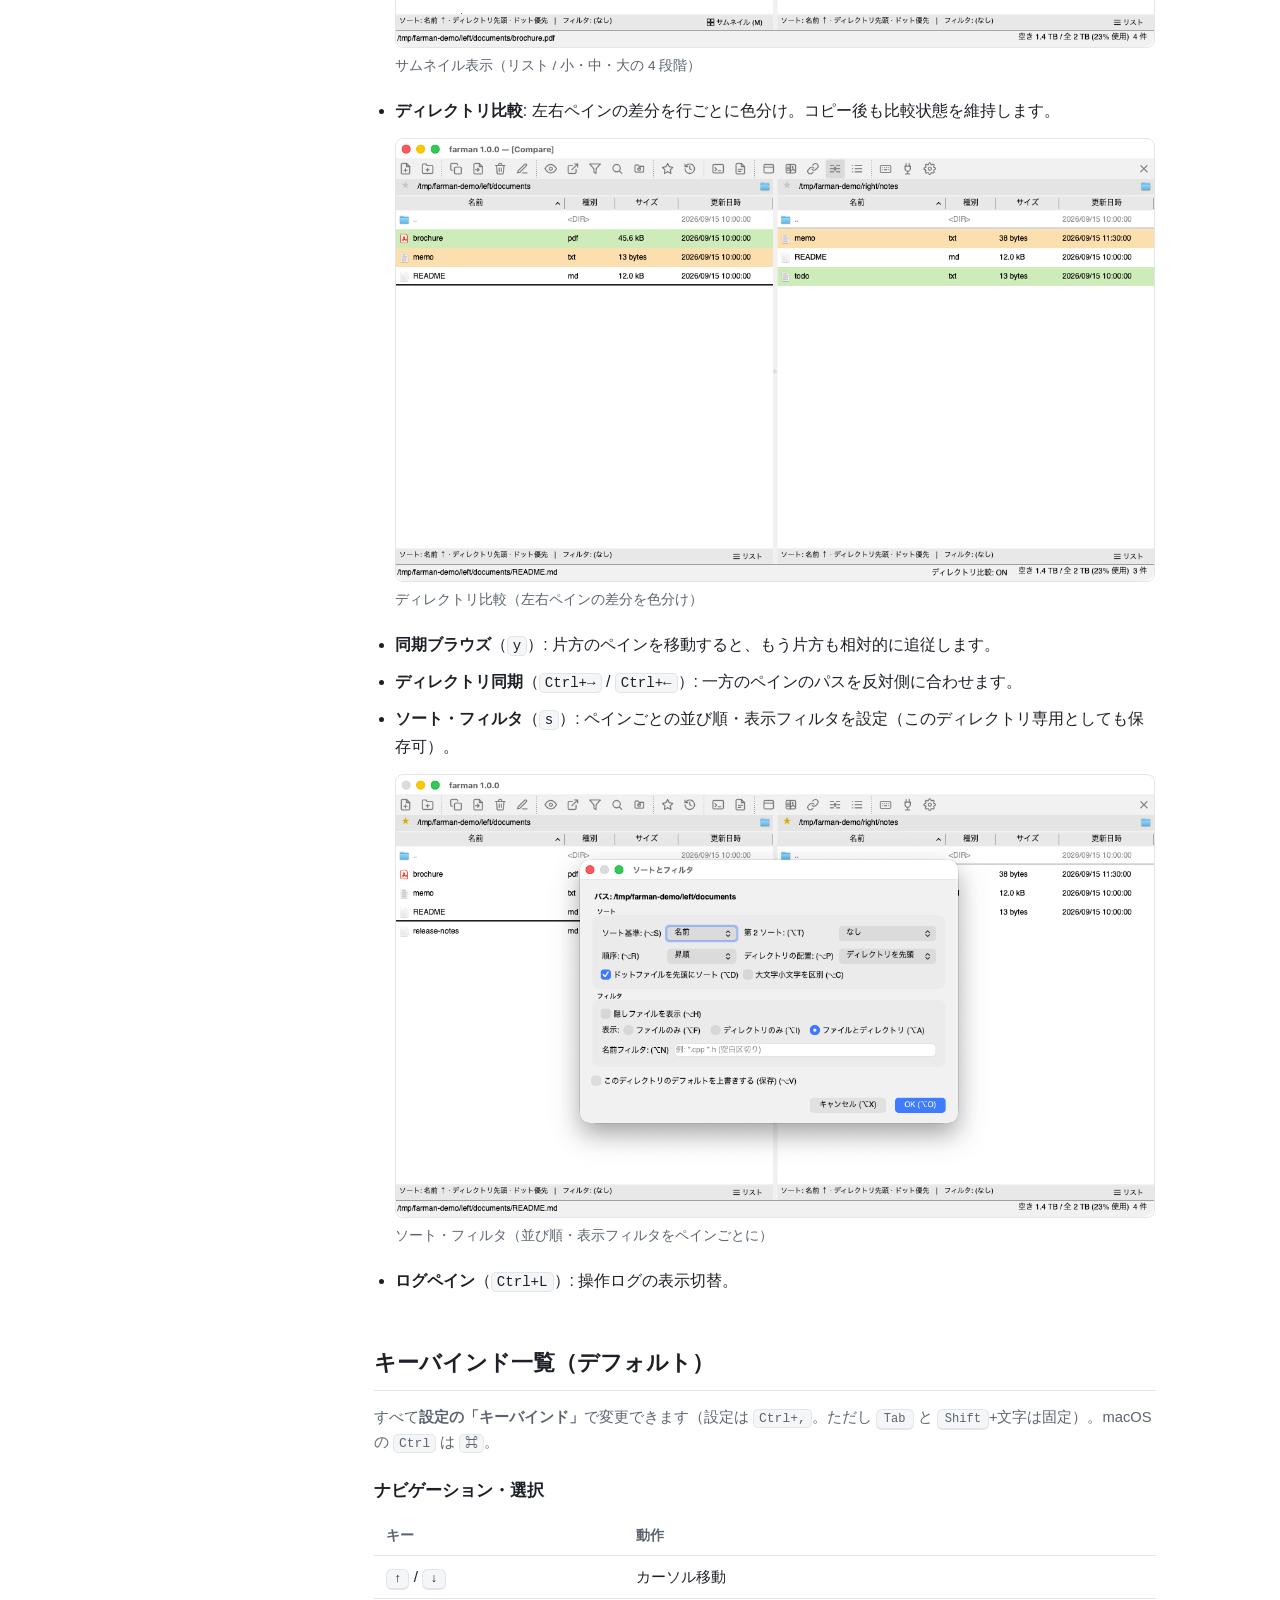
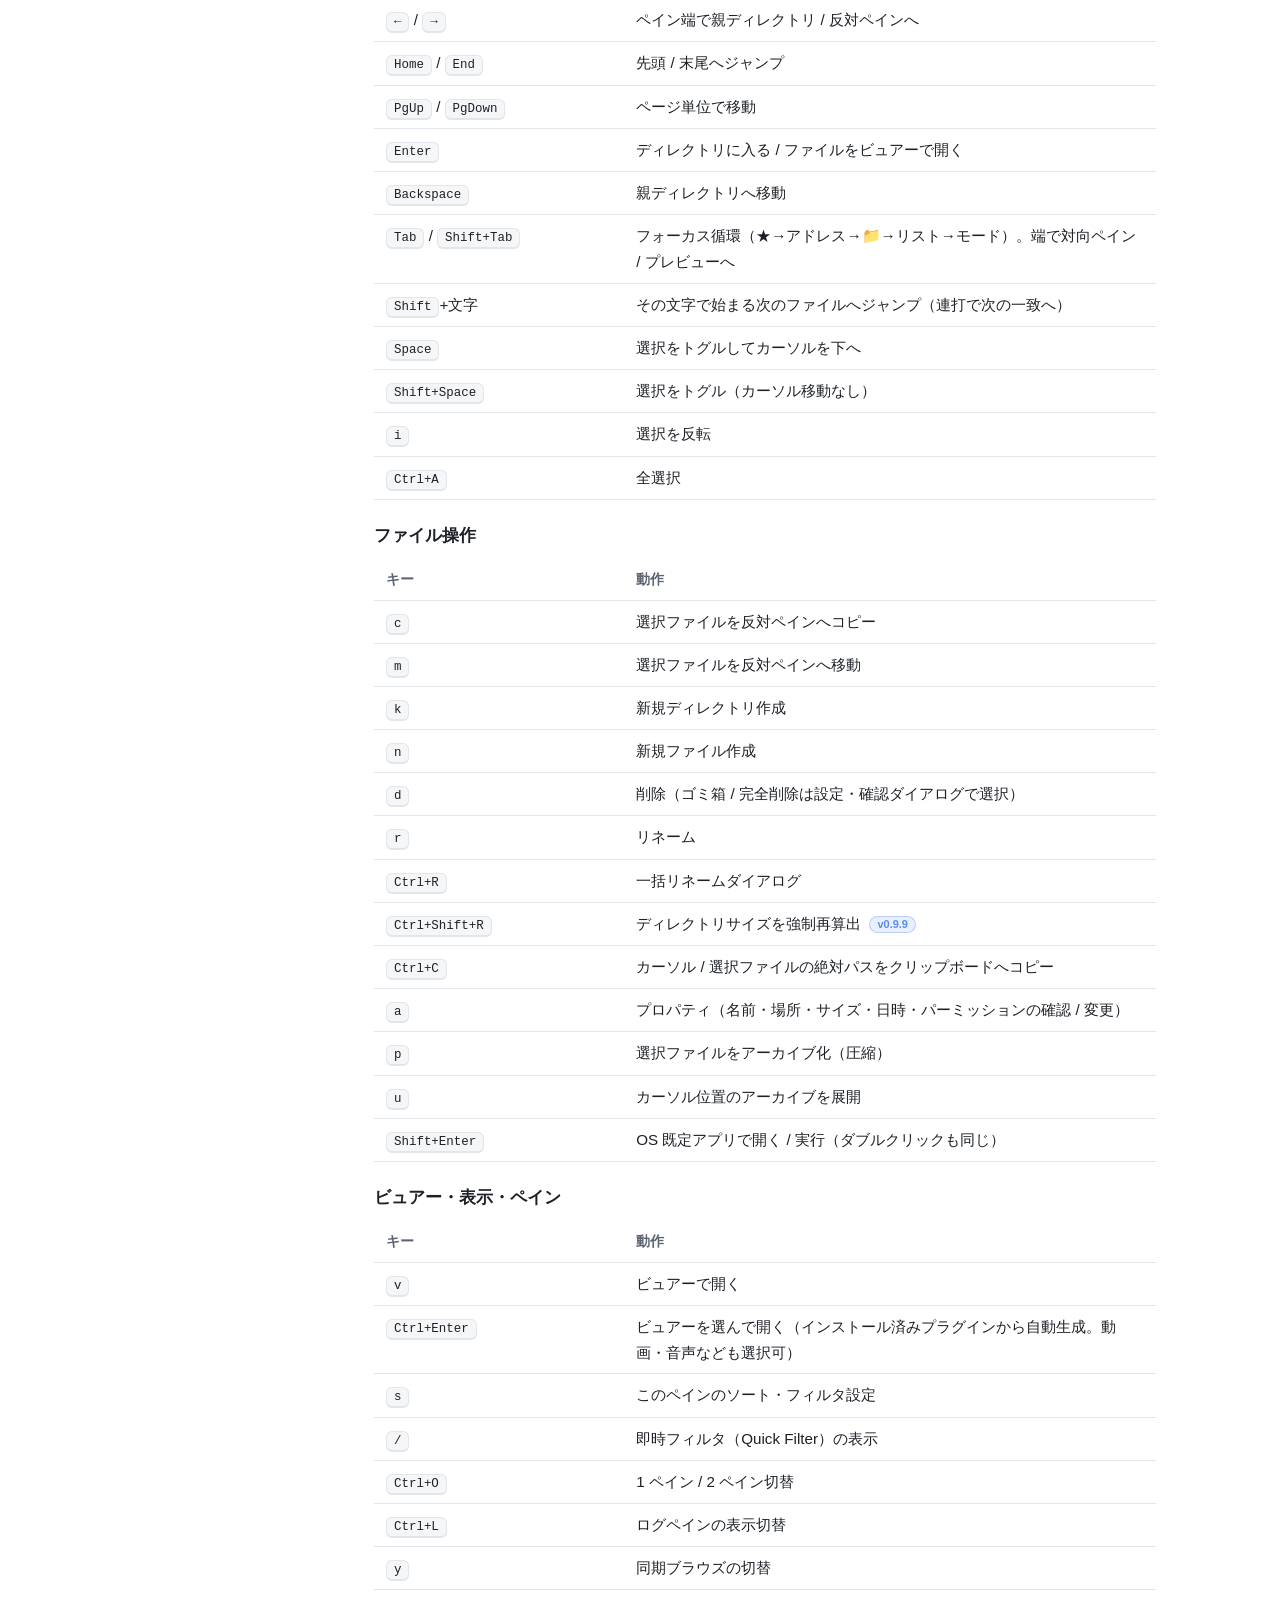
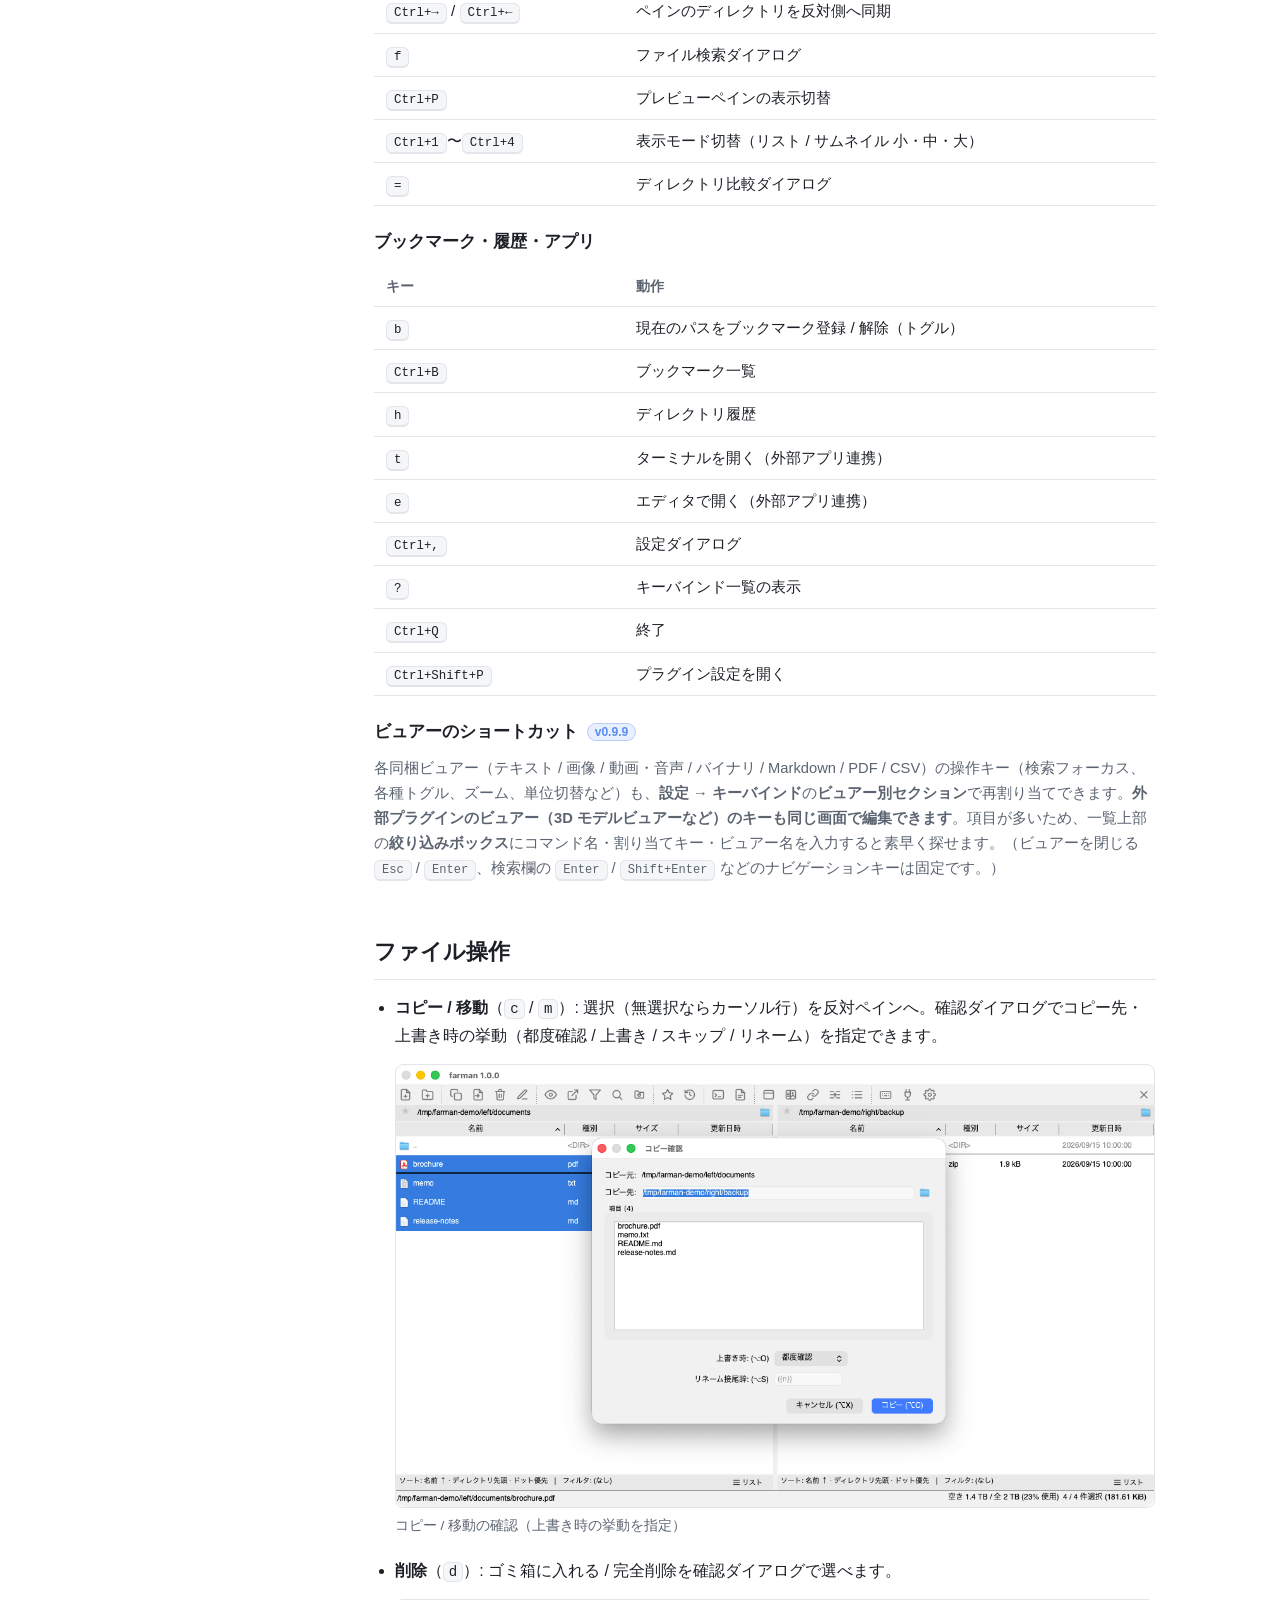
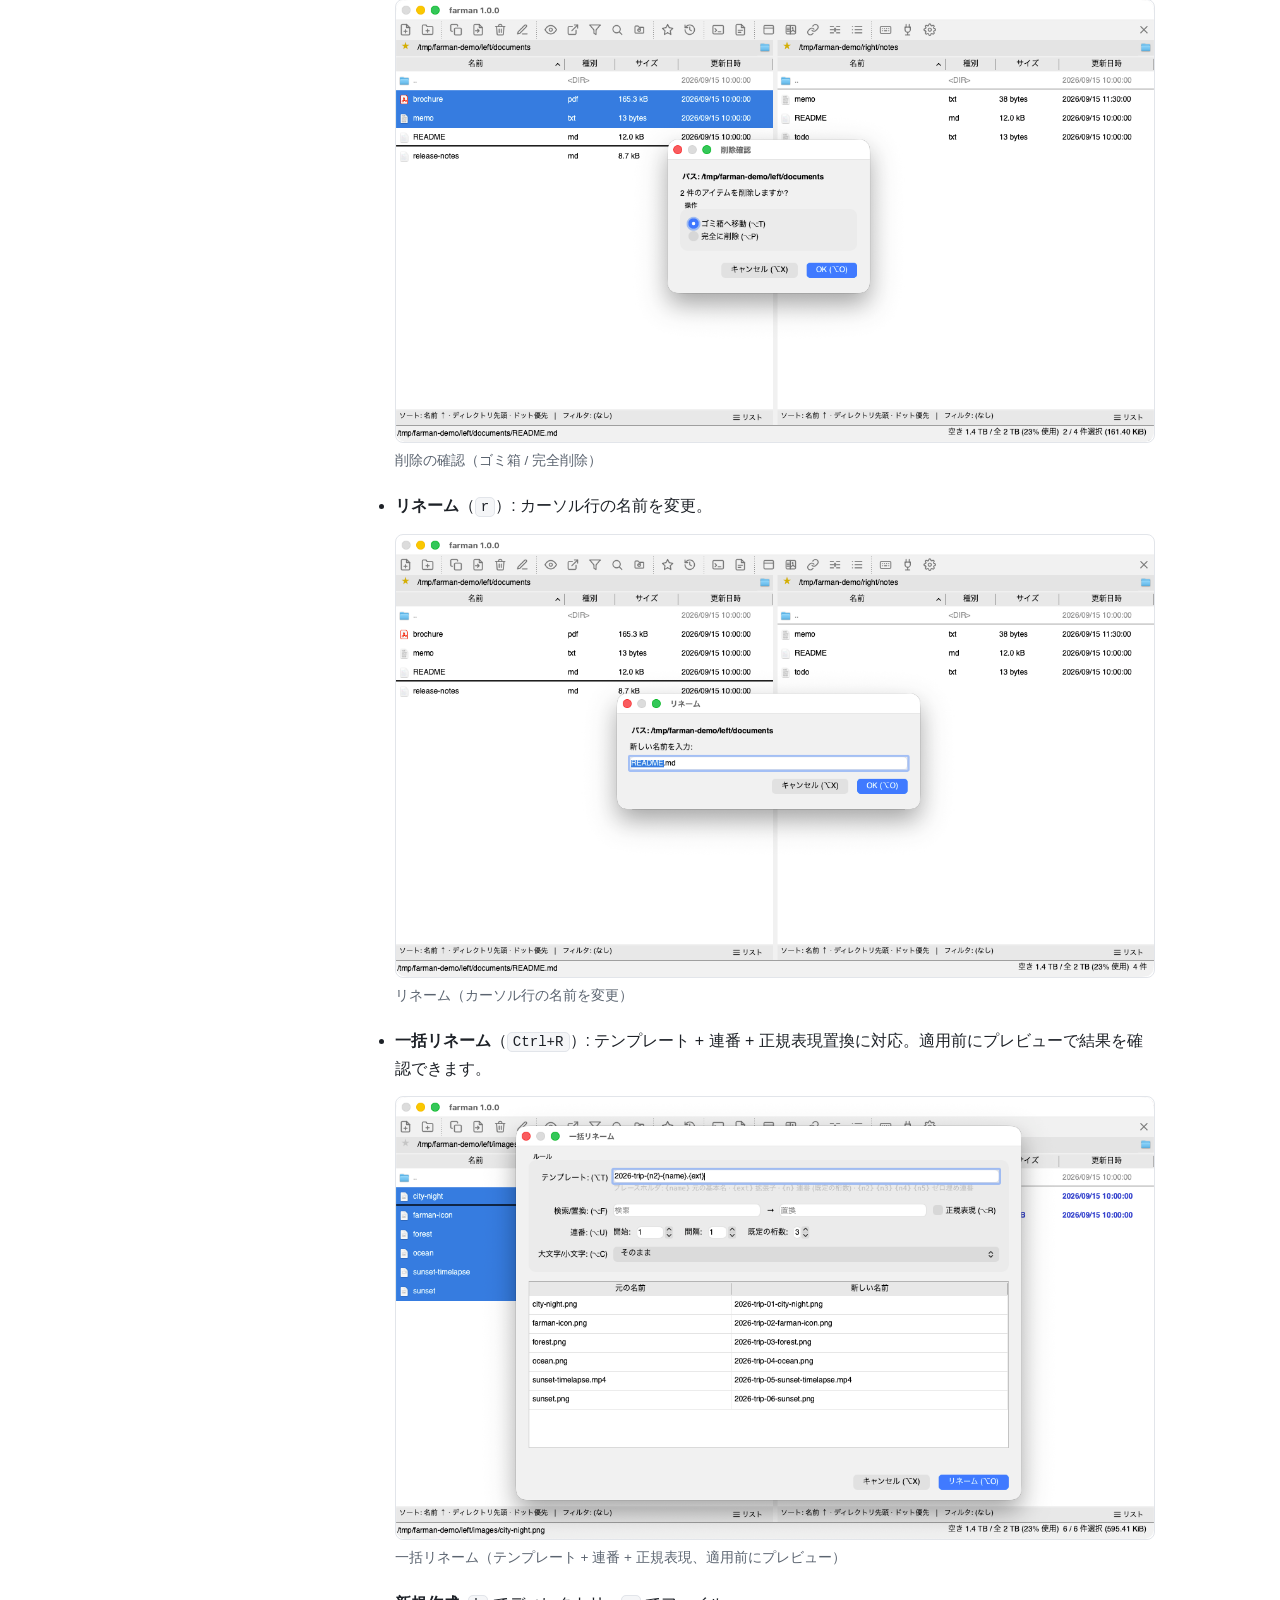
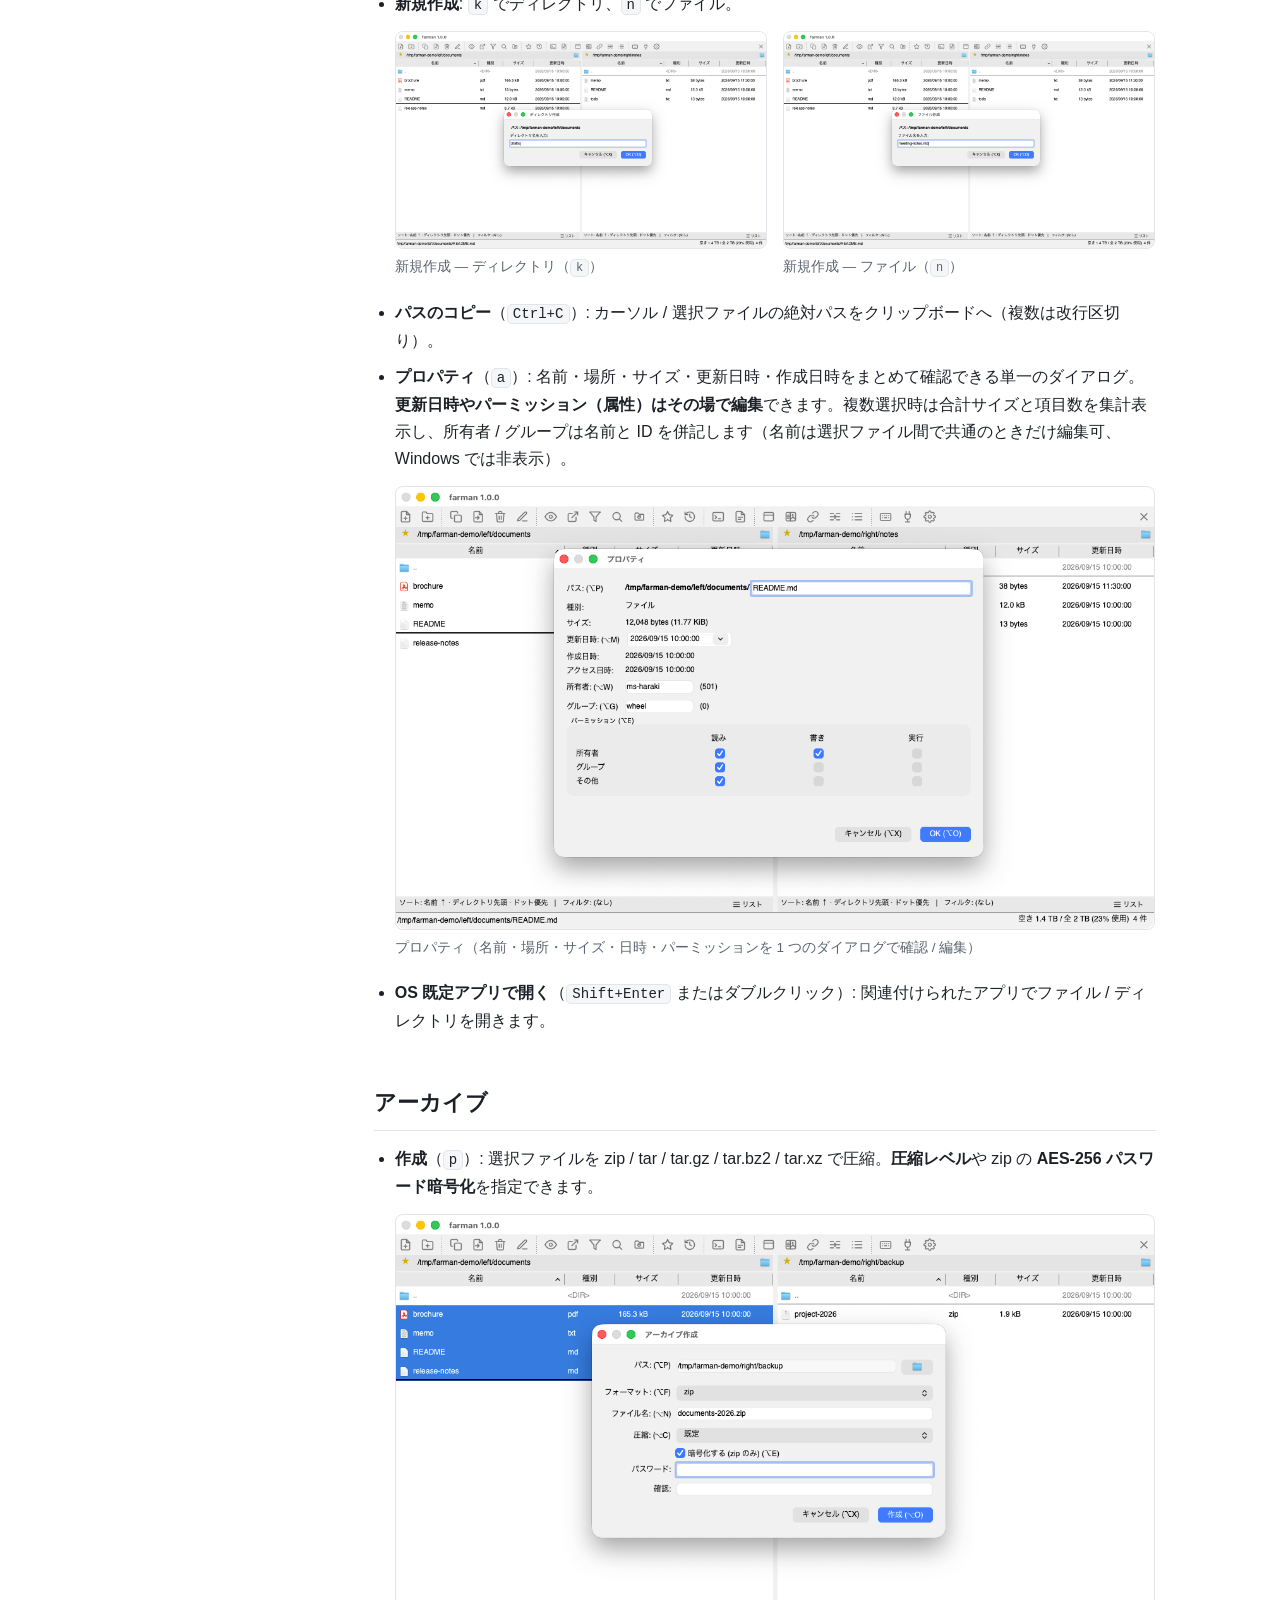
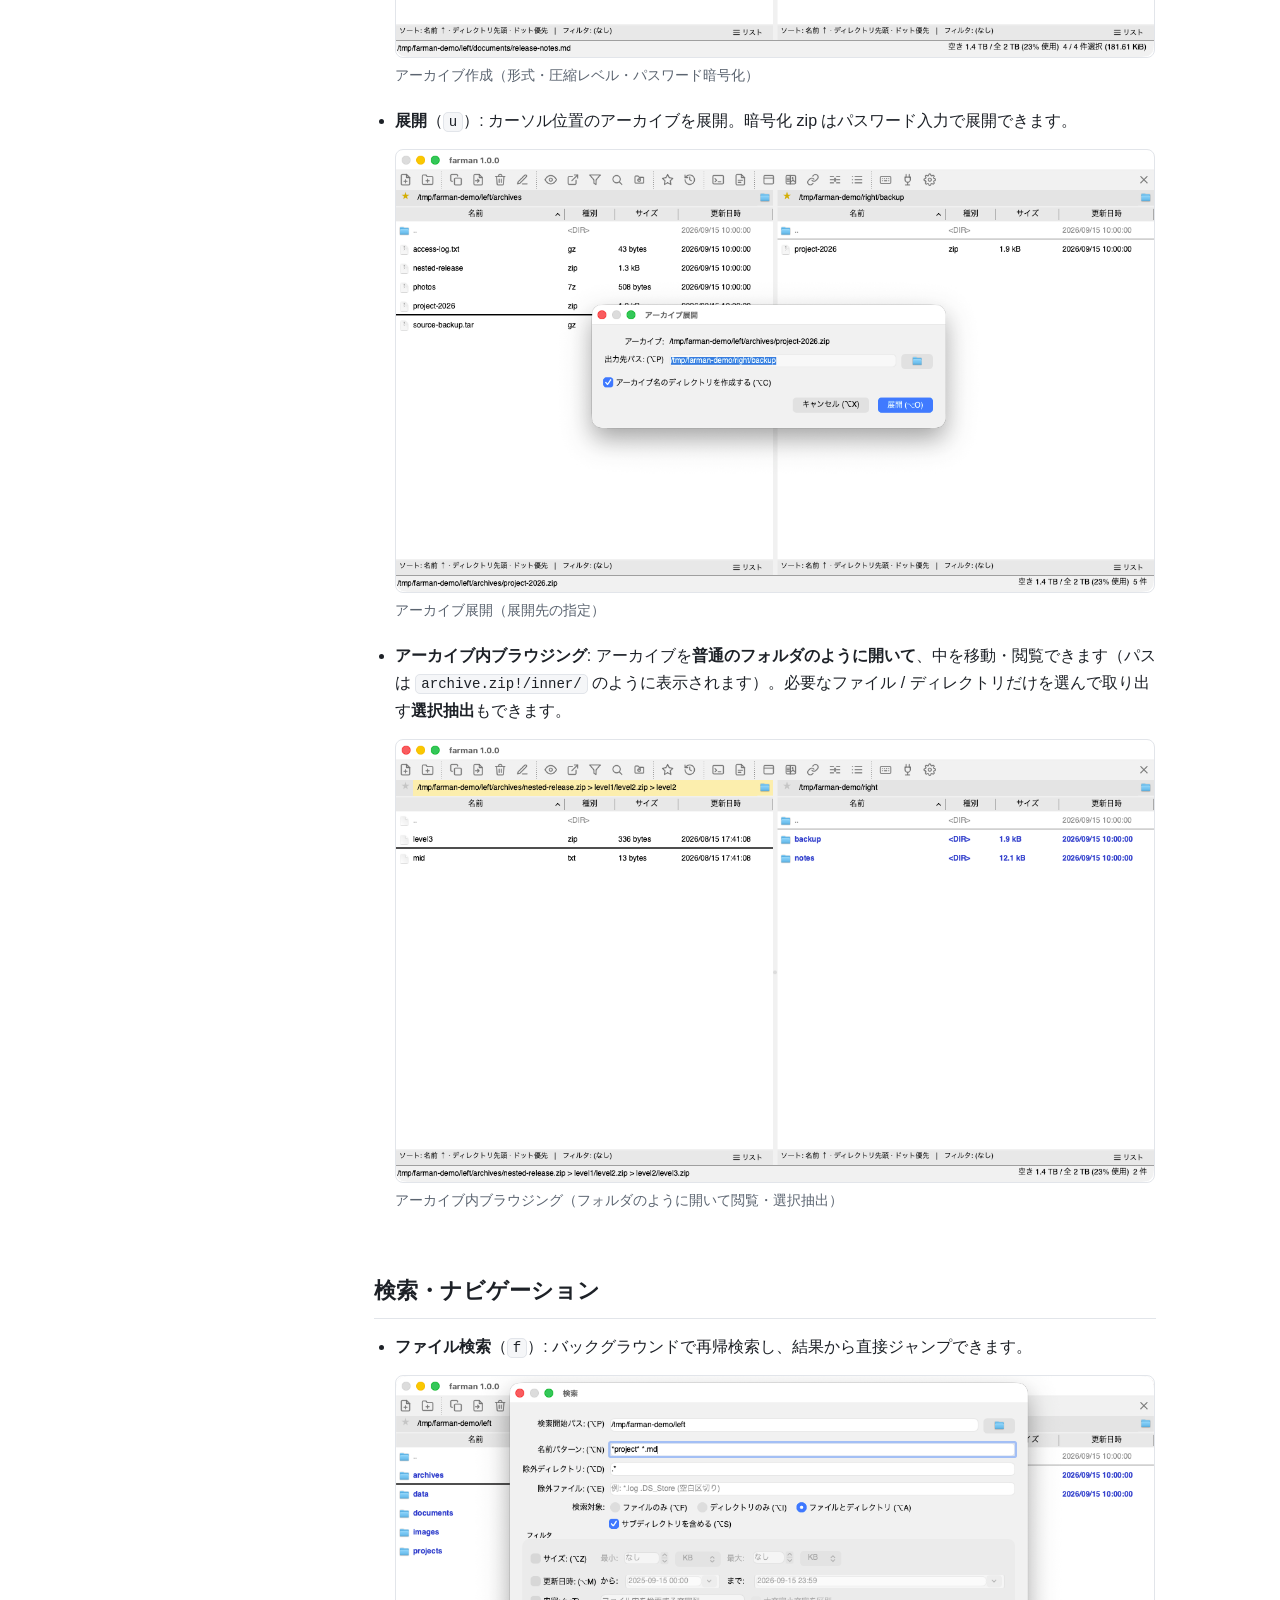
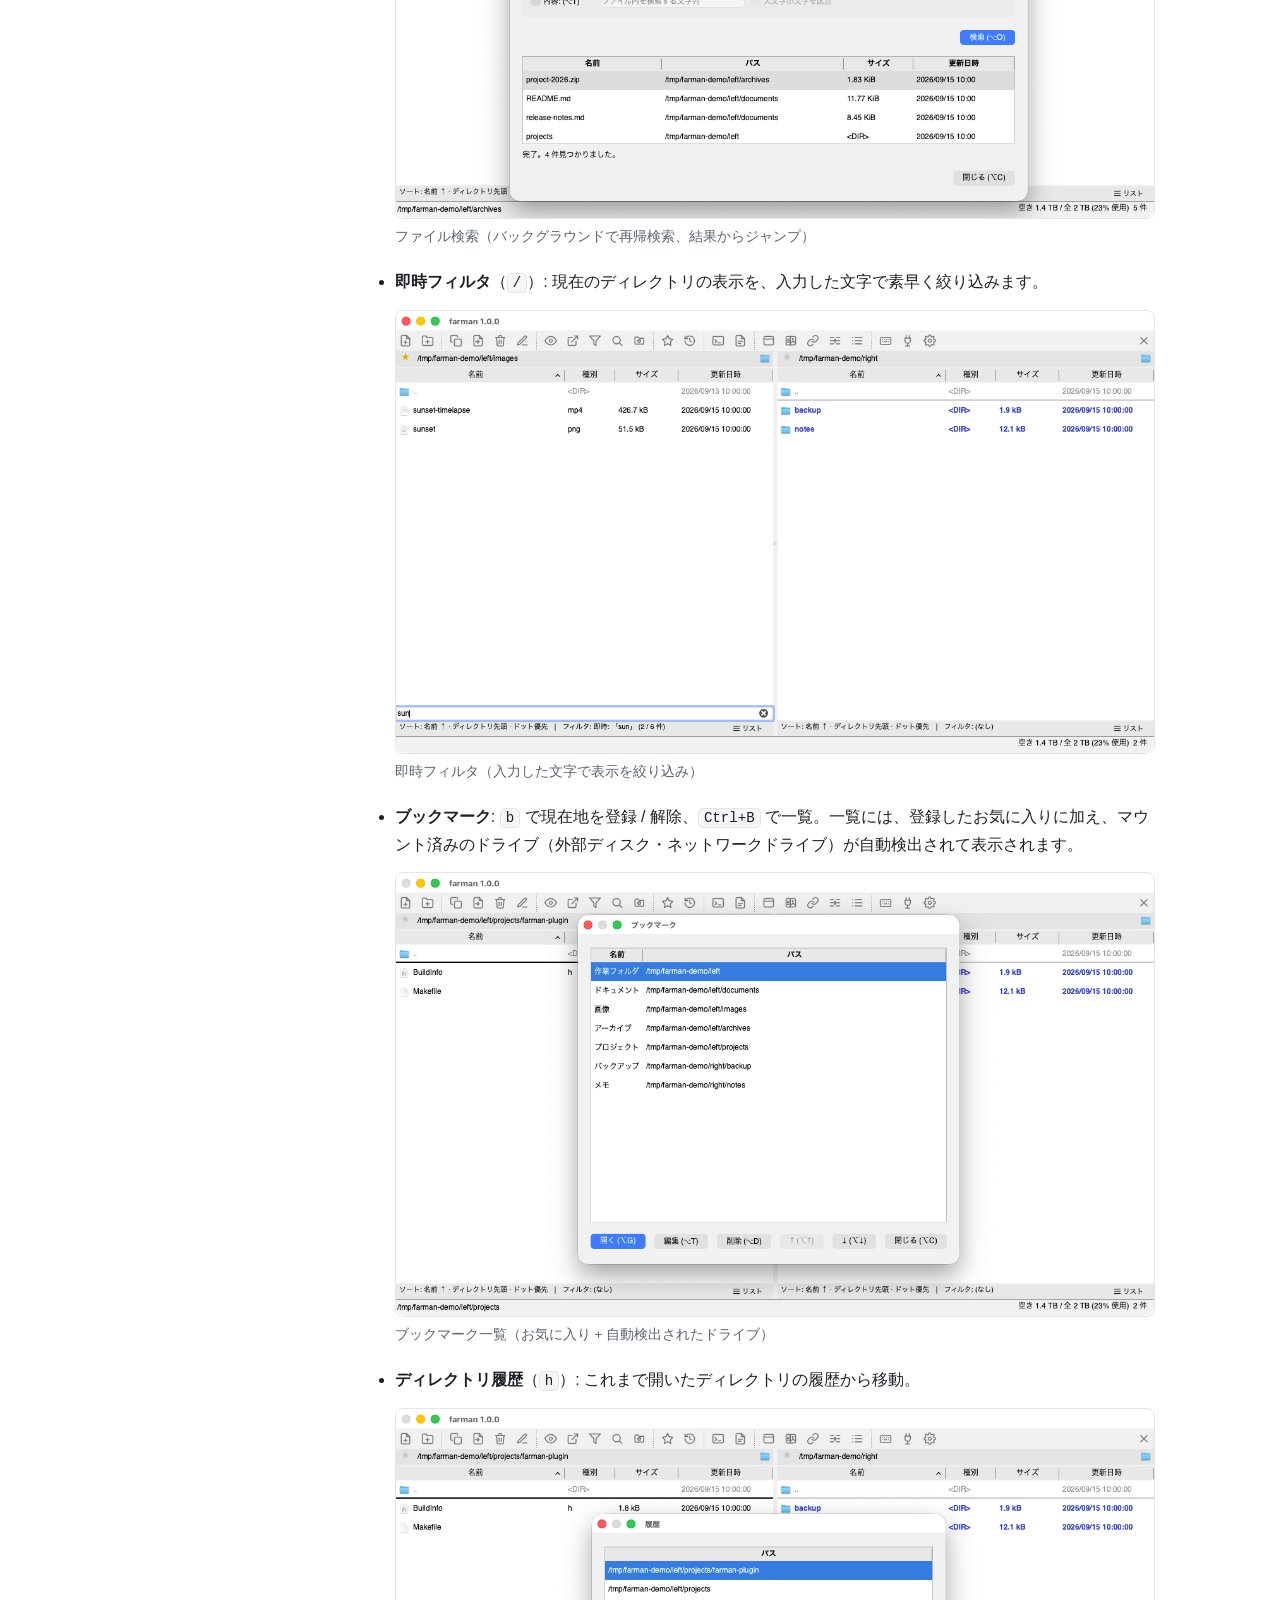
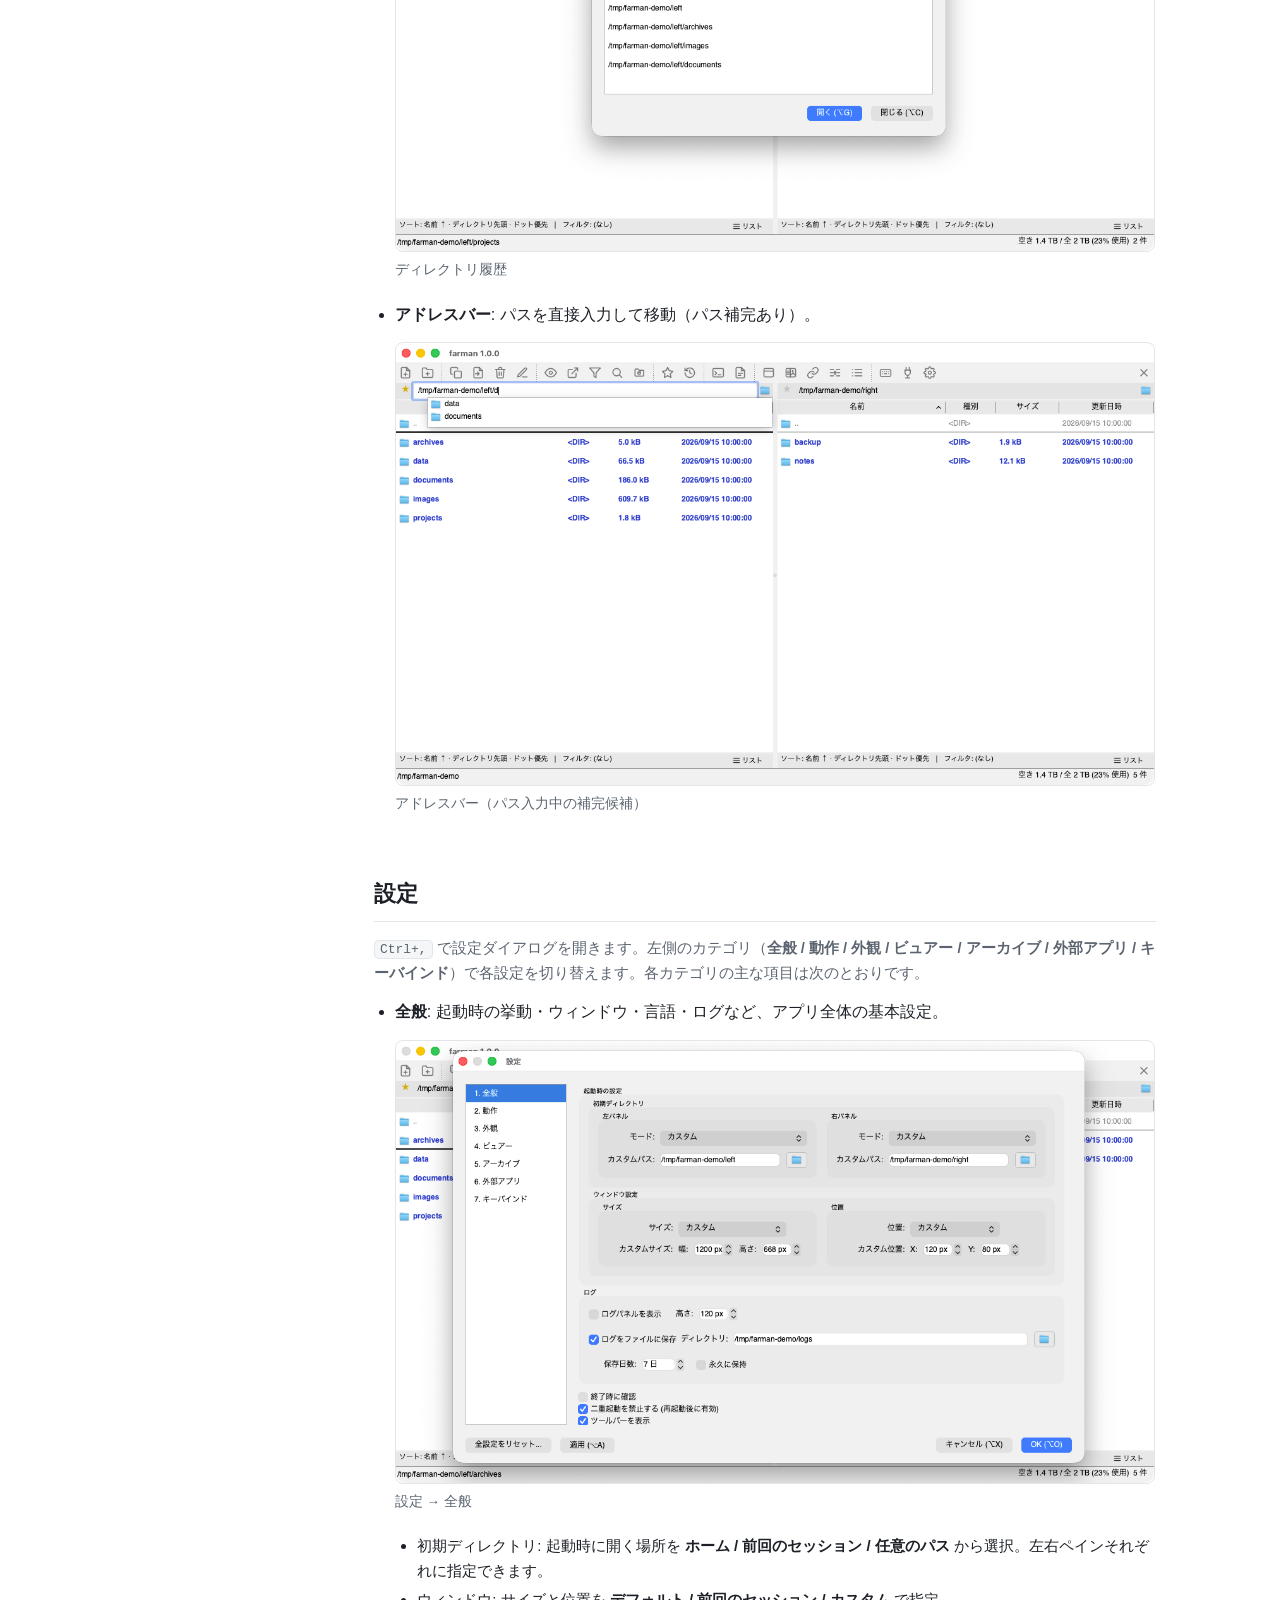
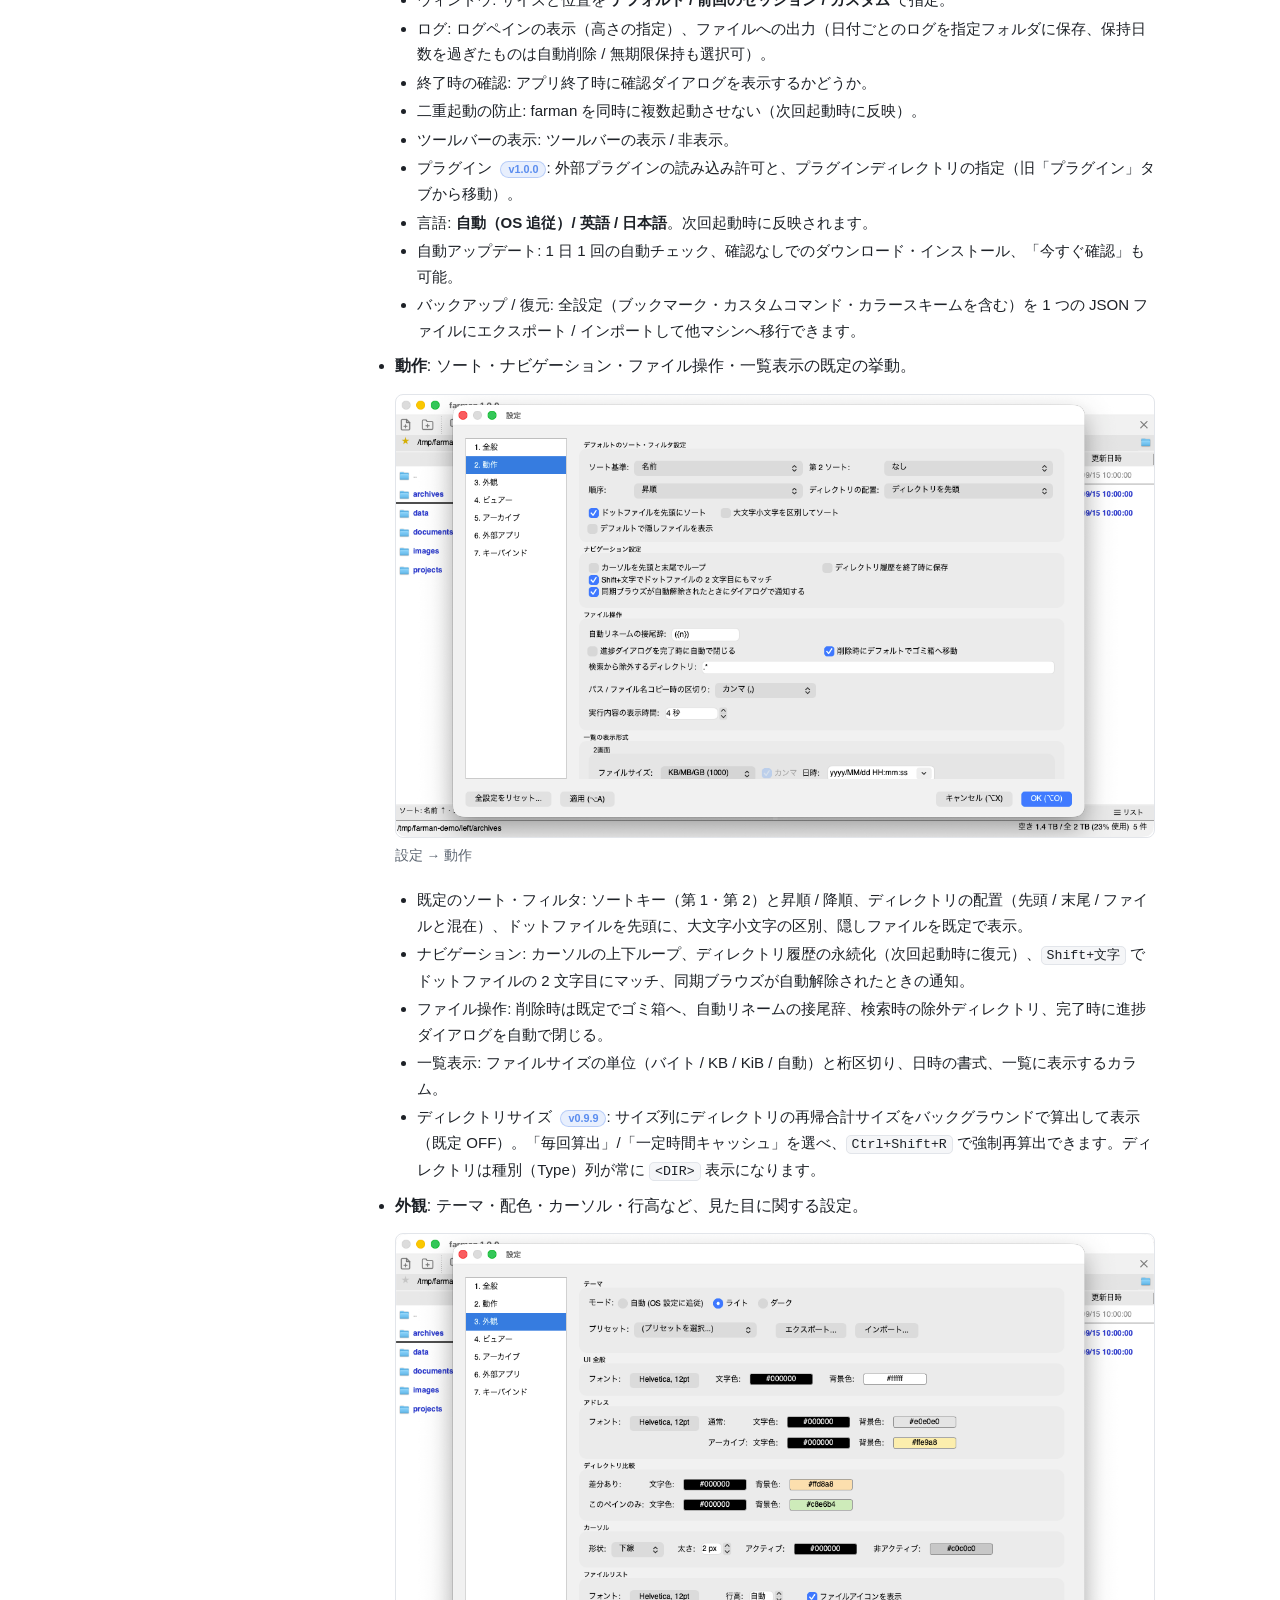
<file: docs/manual/index.html>
<!DOCTYPE html>
<html lang="ja">
<head>
  <meta charset="UTF-8" />
  <meta name="viewport" content="width=device-width, initial-scale=1.0" />
  <title>farman マニュアル — 使い方とキーバインド</title>
  <meta name="description" content="farman の使い方マニュアル。基本操作・キーバインド一覧・ファイル操作・アーカイブ・ビュアー・検索・設定。キーワードで絞り込み検索できます。" />

  <meta property="og:title" content="farman マニュアル" />
  <meta property="og:description" content="farman の使い方・キーバインド一覧。キーワードで絞り込み検索できます。" />
  <meta property="og:type" content="website" />
  <meta property="og:image" content="https://farman.mashsoft.co.jp/ogp.png" />
  <meta property="og:image:width" content="1200" />
  <meta property="og:image:height" content="630" />
  <meta property="og:image:alt" content="farman マニュアル" />
  <meta property="og:url" content="https://farman.mashsoft.co.jp/manual/" />
  <meta property="og:site_name" content="farman" />
  <meta property="og:locale" content="ja_JP" />
  <meta name="twitter:card" content="summary_large_image" />

  <link rel="icon" type="image/png" href="../farman-icon.png" />
  <link rel="stylesheet" href="../style.css" />
  <style>
    /* マニュアル本文に挿入するスクリーンショット用。ホバーで少し拡大、
       クリックで拡大表示 (site.js の lightbox を共用)。 */
    .doc-figure { margin: 14px 0 20px; max-width: 760px; }
    .doc-figure img { width: 100%; height: auto; display: block;
      border: 1px solid var(--border); border-radius: 8px;
      cursor: zoom-in; transition: transform .18s ease, box-shadow .18s ease;
      transform-origin: center; }
    .doc-figure img:hover { transform: scale(1.02);
      box-shadow: 0 2px 6px rgba(0,0,0,.10), 0 12px 28px rgba(0,0,0,.12); }
    .doc-figure figcaption { font-size: .85em; color: var(--fg-muted); margin-top: 6px; }
    /* スクショを横並びにする (例: 新規作成のディレクトリ / ファイル) */
    .doc-figure-row { display: flex; flex-wrap: wrap; gap: 16px; max-width: 760px; margin: 14px 0 20px; }
    .doc-figure-row .doc-figure { flex: 1 1 0; min-width: 240px; margin: 0; max-width: none; }
    /* ビュアーごとの説明 + スクショのまとまり */
    .viewer-block { margin: 22px 0; }
    .viewer-block h3 { margin: 0 0 6px; font-size: 1.05em; }
    .viewer-block .viewer-meta { margin: 2px 0; font-size: .92em; }
    .viewer-block .doc-figure { margin-top: 10px; }
    /* 設定カテゴリの各項目（概要 + スクショの下に置く箇条書き） */
    .settings-detail { margin: 8px 0 6px; padding-left: 1.4em; list-style: disc; }
    .settings-detail li { margin: 3px 0; font-size: .94em; }
    /* 機能が追加されたバージョンを示すバッジ */
    .ver-tag { display: inline-block; font-size: .72em; font-weight: 700; line-height: 1;
      padding: 2px 7px; margin-left: 4px; border-radius: 999px; vertical-align: middle;
      white-space: nowrap; color: var(--accent);
      background: color-mix(in srgb, var(--accent) 14%, transparent);
      border: 1px solid color-mix(in srgb, var(--accent) 34%, transparent); }
  </style>
</head>
<body>
  <!-- ===== Header ===== -->
  <header class="site-header">
    <a class="brand" aria-label="farman" href="../">
      <img src="../farman-icon.png" alt="" width="32" height="32" />
      <svg class="brand-wordmark" viewBox="0 0 3820 1400" fill="currentColor" aria-hidden="true"><g transform="translate(0 1050) scale(1 -1)"><path transform="translate(0 0)" d="M306 458H204V0H89V458H24V551H89V590Q89 685 139.5 728.5Q190 772 298 772V677Q246 677 225.0 657.5Q204 638 204 590V551H306Z"/><path transform="translate(344 0)" d="M297 560Q362 560 410.5 534.5Q459 509 488 471V551H603V0H488V82Q459 43 409.0 17.0Q359 -9 295 -9Q224 -9 165.0 27.5Q106 64 71.5 129.5Q37 195 37 278Q37 361 71.5 425.0Q106 489 165.5 524.5Q225 560 297 560ZM321 461Q277 461 239.0 439.5Q201 418 177.5 376.5Q154 335 154 278Q154 221 177.5 178.0Q201 135 239.5 112.5Q278 90 321 90Q365 90 403.0 112.0Q441 134 464.5 176.5Q488 219 488 276Q488 333 464.5 375.0Q441 417 403.0 439.0Q365 461 321 461Z"/><path transform="translate(1034 0)" d="M354 560V442H325Q258 442 223.5 408.0Q189 374 189 290V0H75V551H189V471Q214 513 255.5 536.5Q297 560 354 560Z"/><path transform="translate(1430 0)" d="M969 325V0H856V308Q856 382 819.0 421.5Q782 461 718 461Q654 461 616.5 421.5Q579 382 579 308V0H466V308Q466 382 429.0 421.5Q392 461 328 461Q264 461 226.5 421.5Q189 382 189 308V0H75V551H189V488Q217 522 260.0 541.0Q303 560 352 560Q418 560 470.0 532.0Q522 504 550 451Q575 501 628.0 530.5Q681 560 742 560Q807 560 858.5 533.0Q910 506 939.5 453.0Q969 400 969 325Z"/><path transform="translate(2481 0)" d="M297 560Q362 560 410.5 534.5Q459 509 488 471V551H603V0H488V82Q459 43 409.0 17.0Q359 -9 295 -9Q224 -9 165.0 27.5Q106 64 71.5 129.5Q37 195 37 278Q37 361 71.5 425.0Q106 489 165.5 524.5Q225 560 297 560ZM321 461Q277 461 239.0 439.5Q201 418 177.5 376.5Q154 335 154 278Q154 221 177.5 178.0Q201 135 239.5 112.5Q278 90 321 90Q365 90 403.0 112.0Q441 134 464.5 176.5Q488 219 488 276Q488 333 464.5 375.0Q441 417 403.0 439.0Q365 461 321 461Z"/><path transform="translate(3171 0)" d="M579 325V0H466V308Q466 382 429.0 421.5Q392 461 328 461Q264 461 226.5 421.5Q189 382 189 308V0H75V551H189V488Q217 522 260.5 541.0Q304 560 353 560Q418 560 469.5 533.0Q521 506 550.0 453.0Q579 400 579 325Z"/></g></svg>
    </a>
    <nav class="nav">
      <a href="../#whatsnew">更新情報</a>
      <a href="../#features">機能</a>
      <a href="../#screenshots">スクリーンショット</a>
      <a href="../#download">ダウンロード</a>
      <a href="../plugins/">プラグイン</a>
      <a href="../manual/">マニュアル</a>
      <a href="https://github.com/mashsoft-jp/farman" rel="noopener">GitHub</a>
      <a class="lang-switch" href="../en/manual/">English</a>
    </nav>
  </header>

  <!-- ===== Manual ===== -->
  <main class="manual">
    <h1>farman マニュアル</h1>
    <p class="manual-lead">
      基本操作からキーバインド、各機能の使い方まで。
      下の検索ボックスに<strong>キーワードを入力すると、該当する項目だけに絞り込めます</strong>
      （例: <code>コピー</code> / <code>アーカイブ</code> / <code>Ctrl+R</code>）。
      機能名の横にある <span class="ver-tag">v0.9.9</span> のようなバッジは、その機能に対応したバージョンを表します。
    </p>

    <div class="manual-search">
      <input id="manual-q" type="search" placeholder="キーワードで絞り込み… (例: リネーム, ビュアー, Ctrl+L)"
             autocomplete="off" aria-label="マニュアル内を絞り込み" />
      <button id="manual-q-clear" type="button" aria-label="クリア" hidden>×</button>
    </div>
    <p id="manual-noresults" class="manual-noresults" hidden>「<span></span>」に一致する項目はありません。</p>

    <div class="manual-body">
    <!-- 目次 -->
    <nav class="manual-toc" id="manual-toc" aria-label="目次">
      <a href="#basics">基本操作</a>
      <a href="#layout">表示モード</a>
      <a href="#keybindings">キーバインド一覧</a>
      <a href="#fileops">ファイル操作</a>
      <a href="#archive">アーカイブ</a>
      <a href="#search-nav">検索・ナビゲーション</a>
      <a href="#settings">設定</a>
      <a href="#viewers">ビュアー</a>
      <a href="#install">インストールと更新</a>
    </nav>

    <div class="manual-content">
    <!-- 基本操作 -->
    <section class="doc-section" id="basics">
      <h2>基本操作</h2>
      <ul class="doc-list">
        <li class="f-item">farman は<strong>左右に 2 つのペインを並べる 2 ペイン</strong>のファイラです。一方を「コピー元」、もう一方を「コピー先」として、ペイン間でファイルをやり取りします。</li>
        <li class="f-item">操作対象は<strong>アクティブペイン</strong>（カーソルがある側）。<code>Tab</code> や左右キーの端でペインを切り替えます。</li>
        <li class="f-item">カーソル移動は <code>↑</code> <code>↓</code>、ディレクトリに入るのは <code>Enter</code>、親ディレクトリへ戻るのは <code>Backspace</code>。</li>
        <li class="f-item"><strong>選択</strong>は <code>Space</code>（選択して下へ）/ <code>Shift+Space</code>（移動なしで選択）。<code>i</code> で選択反転、<code>Ctrl+A</code> で全選択。</li>
        <li class="f-item"><code>Shift+文字</code> で、その文字を頭文字とする次のファイルへカーソルジャンプ（連打で次の一致へ）。</li>
        <li class="f-item">レイアウトは <strong>2 ペイン / 1 ペイン / プレビュー</strong> の 3 種類。<code>Ctrl+O</code> で 2 ペイン / 1 ペインを切替、プレビューはツールバー / 設定から。</li>
        <li class="f-item">macOS では <code>Ctrl</code> は <code>⌘</code>(Command) に割り当てられます。</li>
      </ul>
    </section>

    <!-- 表示モード・ペイン -->
    <section class="doc-section" id="layout">
      <h2>表示モード・ペイン</h2>
      <ul class="doc-list">
        <li class="f-item"><strong>表示レイアウト</strong>: <strong>2 ペイン / 1 ペイン / プレビュー（Quick View）</strong> の 3 種類。<code>Ctrl+O</code> で 2 ペイン / 1 ペインを切替、プレビューはツールバー / 設定から。プレビューは片側でファイルを選ぶと、もう片側に内容を即表示します。
          <div class="doc-figure-row">
            <figure class="doc-figure"><img src="../screenshots/01-main-2pane.png" width="1200" height="700" alt="2 ペイン" loading="lazy" /><figcaption>2 ペイン</figcaption></figure>
            <figure class="doc-figure"><img src="../screenshots/15-single-pane.png" width="1200" height="700" alt="1 ペイン" loading="lazy" /><figcaption>1 ペイン</figcaption></figure>
            <figure class="doc-figure"><img src="../screenshots/34-preview-mode.png" width="1200" height="700" alt="プレビュー（Quick View）" loading="lazy" /><figcaption>プレビュー（Quick View）</figcaption></figure>
          </div></li>
        <li class="f-item"><strong>サムネイル表示</strong>: リスト / 小・中・大の 4 段階（<code>Cmd/Ctrl+1〜4</code>）。画像や PDF の 1 ページ目に対応。
          <figure class="doc-figure"><img src="../screenshots/14-thumbnail-view.png" width="1200" height="700" alt="サムネイル表示" loading="lazy" /><figcaption>サムネイル表示（リスト / 小・中・大の 4 段階）</figcaption></figure></li>
        <li class="f-item"><strong>ディレクトリ比較</strong>: 左右ペインの差分を行ごとに色分け。コピー後も比較状態を維持します。
          <figure class="doc-figure"><img src="../screenshots/03-directory-compare.png" width="1200" height="700" alt="ディレクトリ比較" loading="lazy" /><figcaption>ディレクトリ比較（左右ペインの差分を色分け）</figcaption></figure></li>
        <li class="f-item"><strong>同期ブラウズ</strong>（<code>y</code>）: 片方のペインを移動すると、もう片方も相対的に追従します。</li>
        <li class="f-item"><strong>ディレクトリ同期</strong>（<code>Ctrl+→</code> / <code>Ctrl+←</code>）: 一方のペインのパスを反対側に合わせます。</li>
        <li class="f-item"><strong>ソート・フィルタ</strong>（<code>s</code>）: ペインごとの並び順・表示フィルタを設定（このディレクトリ専用としても保存可）。
          <figure class="doc-figure"><img src="../screenshots/24-sort-filter.png" width="1200" height="700" alt="ソート・フィルタ" loading="lazy" /><figcaption>ソート・フィルタ（並び順・表示フィルタをペインごとに）</figcaption></figure></li>
        <li class="f-item"><strong>ログペイン</strong>（<code>Ctrl+L</code>）: 操作ログの表示切替。</li>
      </ul>
    </section>

    <!-- キーバインド一覧 -->
    <section class="doc-section" id="keybindings">
      <h2>キーバインド一覧（デフォルト）</h2>
      <p class="f-item doc-note">すべて<strong>設定の「キーバインド」</strong>で変更できます（設定は <code>Ctrl+,</code>。ただし <kbd>Tab</kbd> と <kbd>Shift</kbd>+文字は固定）。macOS の <code>Ctrl</code> は <code>⌘</code>。</p>

      <h3 class="f-subhead">ナビゲーション・選択</h3>
      <table class="kb-table">
        <thead><tr><th>キー</th><th>動作</th></tr></thead>
        <tbody>
          <tr class="f-item"><td><kbd>↑</kbd> / <kbd>↓</kbd></td><td>カーソル移動</td></tr>
          <tr class="f-item"><td><kbd>←</kbd> / <kbd>→</kbd></td><td>ペイン端で親ディレクトリ / 反対ペインへ</td></tr>
          <tr class="f-item"><td><kbd>Home</kbd> / <kbd>End</kbd></td><td>先頭 / 末尾へジャンプ</td></tr>
          <tr class="f-item"><td><kbd>PgUp</kbd> / <kbd>PgDown</kbd></td><td>ページ単位で移動</td></tr>
          <tr class="f-item"><td><kbd>Enter</kbd></td><td>ディレクトリに入る / ファイルをビュアーで開く</td></tr>
          <tr class="f-item"><td><kbd>Backspace</kbd></td><td>親ディレクトリへ移動</td></tr>
          <tr class="f-item"><td><kbd>Tab</kbd> / <kbd>Shift+Tab</kbd></td><td>フォーカス循環（★→アドレス→📁→リスト→モード）。端で対向ペイン / プレビューへ</td></tr>
          <tr class="f-item"><td><kbd>Shift</kbd>+文字</td><td>その文字で始まる次のファイルへジャンプ（連打で次の一致へ）</td></tr>
          <tr class="f-item"><td><kbd>Space</kbd></td><td>選択をトグルしてカーソルを下へ</td></tr>
          <tr class="f-item"><td><kbd>Shift+Space</kbd></td><td>選択をトグル（カーソル移動なし）</td></tr>
          <tr class="f-item"><td><kbd>i</kbd></td><td>選択を反転</td></tr>
          <tr class="f-item"><td><kbd>Ctrl+A</kbd></td><td>全選択</td></tr>
        </tbody>
      </table>

      <h3 class="f-subhead">ファイル操作</h3>
      <table class="kb-table">
        <thead><tr><th>キー</th><th>動作</th></tr></thead>
        <tbody>
          <tr class="f-item"><td><kbd>c</kbd></td><td>選択ファイルを反対ペインへコピー</td></tr>
          <tr class="f-item"><td><kbd>m</kbd></td><td>選択ファイルを反対ペインへ移動</td></tr>
          <tr class="f-item"><td><kbd>k</kbd></td><td>新規ディレクトリ作成</td></tr>
          <tr class="f-item"><td><kbd>n</kbd></td><td>新規ファイル作成</td></tr>
          <tr class="f-item"><td><kbd>d</kbd></td><td>削除（ゴミ箱 / 完全削除は設定・確認ダイアログで選択）</td></tr>
          <tr class="f-item"><td><kbd>r</kbd></td><td>リネーム</td></tr>
          <tr class="f-item"><td><kbd>Ctrl+R</kbd></td><td>一括リネームダイアログ</td></tr>
          <tr class="f-item"><td><kbd>Ctrl+Shift+R</kbd></td><td>ディレクトリサイズを強制再算出 <span class="ver-tag">v0.9.9</span></td></tr>
          <tr class="f-item"><td><kbd>Ctrl+C</kbd></td><td>カーソル / 選択ファイルの絶対パスをクリップボードへコピー</td></tr>
          <tr class="f-item"><td><kbd>a</kbd></td><td>プロパティ（名前・場所・サイズ・日時・パーミッションの確認 / 変更）</td></tr>
          <tr class="f-item"><td><kbd>p</kbd></td><td>選択ファイルをアーカイブ化（圧縮）</td></tr>
          <tr class="f-item"><td><kbd>u</kbd></td><td>カーソル位置のアーカイブを展開</td></tr>
          <tr class="f-item"><td><kbd>Shift+Enter</kbd></td><td>OS 既定アプリで開く / 実行（ダブルクリックも同じ）</td></tr>
        </tbody>
      </table>

      <h3 class="f-subhead">ビュアー・表示・ペイン</h3>
      <table class="kb-table">
        <thead><tr><th>キー</th><th>動作</th></tr></thead>
        <tbody>
          <tr class="f-item"><td><kbd>v</kbd></td><td>ビュアーで開く</td></tr>
          <tr class="f-item"><td><kbd>Ctrl+Enter</kbd></td><td>ビュアーを選んで開く（インストール済みプラグインから自動生成。動画・音声なども選択可）</td></tr>
          <tr class="f-item"><td><kbd>s</kbd></td><td>このペインのソート・フィルタ設定</td></tr>
          <tr class="f-item"><td><kbd>/</kbd></td><td>即時フィルタ（Quick Filter）の表示</td></tr>
          <tr class="f-item"><td><kbd>Ctrl+O</kbd></td><td>1 ペイン / 2 ペイン切替</td></tr>
          <tr class="f-item"><td><kbd>Ctrl+L</kbd></td><td>ログペインの表示切替</td></tr>
          <tr class="f-item"><td><kbd>y</kbd></td><td>同期ブラウズの切替</td></tr>
          <tr class="f-item"><td><kbd>Ctrl+→</kbd> / <kbd>Ctrl+←</kbd></td><td>ペインのディレクトリを反対側へ同期</td></tr>
          <tr class="f-item"><td><kbd>f</kbd></td><td>ファイル検索ダイアログ</td></tr>
          <tr class="f-item"><td><kbd>Ctrl+P</kbd></td><td>プレビューペインの表示切替</td></tr>
          <tr class="f-item"><td><kbd>Ctrl+1</kbd>〜<kbd>Ctrl+4</kbd></td><td>表示モード切替（リスト / サムネイル 小・中・大）</td></tr>
          <tr class="f-item"><td><kbd>=</kbd></td><td>ディレクトリ比較ダイアログ</td></tr>
        </tbody>
      </table>

      <h3 class="f-subhead">ブックマーク・履歴・アプリ</h3>
      <table class="kb-table">
        <thead><tr><th>キー</th><th>動作</th></tr></thead>
        <tbody>
          <tr class="f-item"><td><kbd>b</kbd></td><td>現在のパスをブックマーク登録 / 解除（トグル）</td></tr>
          <tr class="f-item"><td><kbd>Ctrl+B</kbd></td><td>ブックマーク一覧</td></tr>
          <tr class="f-item"><td><kbd>h</kbd></td><td>ディレクトリ履歴</td></tr>
          <tr class="f-item"><td><kbd>t</kbd></td><td>ターミナルを開く（外部アプリ連携）</td></tr>
          <tr class="f-item"><td><kbd>e</kbd></td><td>エディタで開く（外部アプリ連携）</td></tr>
          <tr class="f-item"><td><kbd>Ctrl+,</kbd></td><td>設定ダイアログ</td></tr>
          <tr class="f-item"><td><kbd>?</kbd></td><td>キーバインド一覧の表示</td></tr>
          <tr class="f-item"><td><kbd>Ctrl+Q</kbd></td><td>終了</td></tr>
          <tr class="f-item"><td><kbd>Ctrl+Shift+P</kbd></td><td>プラグイン設定を開く</td></tr>
        </tbody>
      </table>

      <h3 class="f-subhead">ビュアーのショートカット <span class="ver-tag">v0.9.9</span></h3>
      <p class="f-item doc-note">各同梱ビュアー（テキスト / 画像 / 動画・音声 / バイナリ / Markdown / PDF / CSV）の操作キー（検索フォーカス、各種トグル、ズーム、単位切替など）も、<strong>設定 → キーバインド</strong>の<strong>ビュアー別セクション</strong>で再割り当てできます。<strong>外部プラグインのビュアー（3D モデルビュアーなど）のキーも同じ画面で編集できます</strong>。項目が多いため、一覧上部の<strong>絞り込みボックス</strong>にコマンド名・割り当てキー・ビュアー名を入力すると素早く探せます。（ビュアーを閉じる <kbd>Esc</kbd> / <kbd>Enter</kbd>、検索欄の <kbd>Enter</kbd> / <kbd>Shift+Enter</kbd> などのナビゲーションキーは固定です。）</p>
    </section>

    <!-- ファイル操作 -->
    <section class="doc-section" id="fileops">
      <h2>ファイル操作</h2>
      <ul class="doc-list">
        <li class="f-item"><strong>コピー / 移動</strong>（<code>c</code> / <code>m</code>）: 選択（無選択ならカーソル行）を反対ペインへ。確認ダイアログでコピー先・上書き時の挙動（都度確認 / 上書き / スキップ / リネーム）を指定できます。
          <figure class="doc-figure"><img src="../screenshots/06-transfer-confirm.png" width="1200" height="700" alt="コピー / 移動の確認" loading="lazy" /><figcaption>コピー / 移動の確認（上書き時の挙動を指定）</figcaption></figure></li>
        <li class="f-item"><strong>削除</strong>（<code>d</code>）: ゴミ箱に入れる / 完全削除を確認ダイアログで選べます。
          <figure class="doc-figure"><img src="../screenshots/18-delete-confirm.png" width="1200" height="700" alt="削除の確認" loading="lazy" /><figcaption>削除の確認（ゴミ箱 / 完全削除）</figcaption></figure></li>
        <li class="f-item"><strong>リネーム</strong>（<code>r</code>）: カーソル行の名前を変更。
          <figure class="doc-figure"><img src="../screenshots/28-rename.png" width="1200" height="700" alt="リネーム" loading="lazy" /><figcaption>リネーム（カーソル行の名前を変更）</figcaption></figure></li>
        <li class="f-item"><strong>一括リネーム</strong>（<code>Ctrl+R</code>）: テンプレート + 連番 + 正規表現置換に対応。適用前にプレビューで結果を確認できます。
          <figure class="doc-figure"><img src="../screenshots/17-bulk-rename.png" width="1200" height="700" alt="一括リネーム" loading="lazy" /><figcaption>一括リネーム（テンプレート + 連番 + 正規表現、適用前にプレビュー）</figcaption></figure></li>
        <li class="f-item"><strong>新規作成</strong>: <code>k</code> でディレクトリ、<code>n</code> でファイル。
          <div class="doc-figure-row">
            <figure class="doc-figure"><img src="../screenshots/29-create-dir.png" width="1200" height="700" alt="新規作成（ディレクトリ）" loading="lazy" /><figcaption>新規作成 — ディレクトリ（<code>k</code>）</figcaption></figure>
            <figure class="doc-figure"><img src="../screenshots/29-create-file.png" width="1200" height="700" alt="新規作成（ファイル）" loading="lazy" /><figcaption>新規作成 — ファイル（<code>n</code>）</figcaption></figure>
          </div></li>
        <li class="f-item"><strong>パスのコピー</strong>（<code>Ctrl+C</code>）: カーソル / 選択ファイルの絶対パスをクリップボードへ（複数は改行区切り）。</li>
        <li class="f-item"><strong>プロパティ</strong>（<code>a</code>）: 名前・場所・サイズ・更新日時・作成日時をまとめて確認できる単一のダイアログ。<strong>更新日時やパーミッション（属性）はその場で編集</strong>できます。複数選択時は合計サイズと項目数を集計表示し、所有者 / グループは名前と ID を併記します（名前は選択ファイル間で共通のときだけ編集可、Windows では非表示）。
          <figure class="doc-figure"><img src="../screenshots/20-properties.png" width="1200" height="700" alt="プロパティ" loading="lazy" /><figcaption>プロパティ（名前・場所・サイズ・日時・パーミッションを 1 つのダイアログで確認 / 編集）</figcaption></figure></li>
        <li class="f-item"><strong>OS 既定アプリで開く</strong>（<code>Shift+Enter</code> またはダブルクリック）: 関連付けられたアプリでファイル / ディレクトリを開きます。</li>
      </ul>
    </section>

    <!-- アーカイブ -->
    <section class="doc-section" id="archive">
      <h2>アーカイブ</h2>
      <ul class="doc-list">
        <li class="f-item"><strong>作成</strong>（<code>p</code>）: 選択ファイルを zip / tar / tar.gz / tar.bz2 / tar.xz で圧縮。<strong>圧縮レベル</strong>や zip の <strong>AES-256 パスワード暗号化</strong>を指定できます。
          <figure class="doc-figure"><img src="../screenshots/21-archive-create.png" width="1200" height="700" alt="アーカイブ作成" loading="lazy" /><figcaption>アーカイブ作成（形式・圧縮レベル・パスワード暗号化）</figcaption></figure></li>
        <li class="f-item"><strong>展開</strong>（<code>u</code>）: カーソル位置のアーカイブを展開。暗号化 zip はパスワード入力で展開できます。
          <figure class="doc-figure"><img src="../screenshots/30-archive-extract.png" width="1200" height="700" alt="アーカイブ展開" loading="lazy" /><figcaption>アーカイブ展開（展開先の指定）</figcaption></figure></li>
        <li class="f-item"><strong>アーカイブ内ブラウジング</strong>: アーカイブを<strong>普通のフォルダのように開いて</strong>、中を移動・閲覧できます（パスは <code>archive.zip!/inner/</code> のように表示されます）。必要なファイル / ディレクトリだけを選んで取り出す<strong>選択抽出</strong>もできます。
          <figure class="doc-figure"><img src="../screenshots/02-archive-browsing.png" width="1200" height="700" alt="アーカイブ内ブラウジング" loading="lazy" /><figcaption>アーカイブ内ブラウジング（フォルダのように開いて閲覧・選択抽出）</figcaption></figure></li>
      </ul>
    </section>

    <!-- 検索・ナビゲーション -->
    <section class="doc-section" id="search-nav">
      <h2>検索・ナビゲーション</h2>
      <ul class="doc-list">
        <li class="f-item"><strong>ファイル検索</strong>（<code>f</code>）: バックグラウンドで再帰検索し、結果から直接ジャンプできます。
          <figure class="doc-figure"><img src="../screenshots/16-search.png" width="1200" height="700" alt="ファイル検索" loading="lazy" /><figcaption>ファイル検索（バックグラウンドで再帰検索、結果からジャンプ）</figcaption></figure></li>
        <li class="f-item"><strong>即時フィルタ</strong>（<code>/</code>）: 現在のディレクトリの表示を、入力した文字で素早く絞り込みます。
          <figure class="doc-figure"><img src="../screenshots/31-filter.png" width="1200" height="700" alt="即時フィルタ" loading="lazy" /><figcaption>即時フィルタ（入力した文字で表示を絞り込み）</figcaption></figure></li>
        <li class="f-item"><strong>ブックマーク</strong>: <code>b</code> で現在地を登録 / 解除、<code>Ctrl+B</code> で一覧。一覧には、登録したお気に入りに加え、マウント済みのドライブ（外部ディスク・ネットワークドライブ）が自動検出されて表示されます。
          <figure class="doc-figure"><img src="../screenshots/22-bookmarks.png" width="1200" height="700" alt="ブックマーク一覧" loading="lazy" /><figcaption>ブックマーク一覧（お気に入り + 自動検出されたドライブ）</figcaption></figure></li>
        <li class="f-item"><strong>ディレクトリ履歴</strong>（<code>h</code>）: これまで開いたディレクトリの履歴から移動。
          <figure class="doc-figure"><img src="../screenshots/23-history.png" width="1200" height="700" alt="ディレクトリ履歴" loading="lazy" /><figcaption>ディレクトリ履歴</figcaption></figure></li>
        <li class="f-item"><strong>アドレスバー</strong>: パスを直接入力して移動（パス補完あり）。
          <figure class="doc-figure"><img src="../screenshots/32-address-bar.png" width="1200" height="700" alt="アドレスバー（パス補完）" loading="lazy" /><figcaption>アドレスバー（パス入力中の補完候補）</figcaption></figure></li>
      </ul>
    </section>

    <!-- 設定 -->
    <section class="doc-section" id="settings">
      <h2>設定</h2>
      <p class="f-item doc-note"><code>Ctrl+,</code> で設定ダイアログを開きます。左側のカテゴリ（<strong>全般 / 動作 / 外観 / ビュアー / アーカイブ / 外部アプリ / キーバインド</strong>）で各設定を切り替えます。各カテゴリの主な項目は次のとおりです。</p>
      <ul class="doc-list">
        <li class="f-item"><strong>全般</strong>: 起動時の挙動・ウィンドウ・言語・ログなど、アプリ全体の基本設定。
          <figure class="doc-figure"><img src="../screenshots/33-settings-general.png" width="1200" height="700" alt="設定（全般）" loading="lazy" /><figcaption>設定 → 全般</figcaption></figure>
          <ul class="settings-detail">
            <li>初期ディレクトリ: 起動時に開く場所を <strong>ホーム / 前回のセッション / 任意のパス</strong> から選択。左右ペインそれぞれに指定できます。</li>
            <li>ウィンドウ: サイズと位置を <strong>デフォルト / 前回のセッション / カスタム</strong> で指定。</li>
            <li>ログ: ログペインの表示（高さの指定）、ファイルへの出力（日付ごとのログを指定フォルダに保存、保持日数を過ぎたものは自動削除 / 無期限保持も選択可）。</li>
            <li>終了時の確認: アプリ終了時に確認ダイアログを表示するかどうか。</li>
            <li>二重起動の防止: farman を同時に複数起動させない（次回起動時に反映）。</li>
            <li>ツールバーの表示: ツールバーの表示 / 非表示。</li>
            <li>プラグイン <span class="ver-tag">v1.0.0</span>: 外部プラグインの読み込み許可と、プラグインディレクトリの指定（旧「プラグイン」タブから移動）。</li>
            <li>言語: <strong>自動（OS 追従）/ 英語 / 日本語</strong>。次回起動時に反映されます。</li>
            <li>自動アップデート: 1 日 1 回の自動チェック、確認なしでのダウンロード・インストール、「今すぐ確認」も可能。</li>
            <li>バックアップ / 復元: 全設定（ブックマーク・カスタムコマンド・カラースキームを含む）を 1 つの JSON ファイルにエクスポート / インポートして他マシンへ移行できます。</li>
          </ul></li>
        <li class="f-item"><strong>動作</strong>: ソート・ナビゲーション・ファイル操作・一覧表示の既定の挙動。
          <figure class="doc-figure"><img src="../screenshots/33-settings-behavior.png" width="1200" height="700" alt="設定（動作）" loading="lazy" /><figcaption>設定 → 動作</figcaption></figure>
          <ul class="settings-detail">
            <li>既定のソート・フィルタ: ソートキー（第 1・第 2）と昇順 / 降順、ディレクトリの配置（先頭 / 末尾 / ファイルと混在）、ドットファイルを先頭に、大文字小文字の区別、隠しファイルを既定で表示。</li>
            <li>ナビゲーション: カーソルの上下ループ、ディレクトリ履歴の永続化（次回起動時に復元）、<code>Shift+文字</code> でドットファイルの 2 文字目にマッチ、同期ブラウズが自動解除されたときの通知。</li>
            <li>ファイル操作: 削除時は既定でゴミ箱へ、自動リネームの接尾辞、検索時の除外ディレクトリ、完了時に進捗ダイアログを自動で閉じる。</li>
            <li>一覧表示: ファイルサイズの単位（バイト / KB / KiB / 自動）と桁区切り、日時の書式、一覧に表示するカラム。</li>
            <li>ディレクトリサイズ <span class="ver-tag">v0.9.9</span>: サイズ列にディレクトリの再帰合計サイズをバックグラウンドで算出して表示（既定 OFF）。「毎回算出」/「一定時間キャッシュ」を選べ、<code>Ctrl+Shift+R</code> で強制再算出できます。ディレクトリは種別（Type）列が常に <code>&lt;DIR&gt;</code> 表示になります。</li>
          </ul></li>
        <li class="f-item"><strong>外観</strong>: テーマ・配色・カーソル・行高など、見た目に関する設定。
          <figure class="doc-figure"><img src="../screenshots/33-settings-appearance.png" width="1200" height="700" alt="設定ダイアログ（外観）" loading="lazy" /><figcaption>設定 → 外観</figcaption></figure>
          <ul class="settings-detail">
            <li>外観の設定は farman 本体の見た目（UI 全体・ファイルリスト・アドレスバーなど）に集約されました。各ビュアーのフォント・配色・画像の透過表示・ファイルパターンは <strong>設定 → ビュアー</strong> の各ビュアー設定で変更します（下記参照）。</li>
            <li>テーマ: UI 全体の配色プリセット（ライト / ダーク、Auto は OS 追従）。</li>
            <li>UI 全体: アプリ全体の基調色。</li>
            <li>アドレスバー: アドレスバーの配色。</li>
            <li>ファイルリスト: カテゴリ別のファイル色（選択中 / 非選択、アクティブ / 非アクティブ）、太字、行高。フォント種別・サイズ・行高はライト / ダーク共通、色とディレクトリの太字はテーマ別に設定できます。</li>
            <li>カーソル / アクティブペイン: カーソルの見た目、アクティブな側の強調表示。</li>
            <li>ディレクトリ比較: 差分行の配色。</li>
          </ul></li>
        <li class="f-item"><strong>ビュアー</strong> <span class="ver-tag">v1.0.0</span>: インストール済みのビュアープラグインを一覧表示します。一覧のチェックボックスで直接、または「すべて有効」でまとめて有効 / 無効を切り替えられます（再起動後に反映）。各行の「詳細...」から、区分・プラグイン ID・パス・優先度・<strong>ファイルパターン</strong>に加え、<strong>各ビュアーの表示設定（フォント・配色・画像の透過表示など）</strong>を確認・変更できます。フォント種別 / サイズはライト・ダーク共通、<strong>配色は各ページ内のライト / ダーク切替でテーマ別に編集</strong>できます。上部の「ビュアー表示」では、ビュアーの表示方法（インライン / 別ウィンドウ）の既定を選びます（<span class="ver-tag">v1.1.0</span> で「動作」から移動）。
          <figure class="doc-figure"><img src="../screenshots/33-settings-viewer.png" width="1200" height="700" alt="設定（ビュアー）" loading="lazy" /><figcaption>設定 → ビュアー</figcaption></figure></li>
        <li class="f-item"><strong>アーカイブ</strong> <span class="ver-tag">v1.0.0</span>: 対応しているアーカイブ形式（組み込み形式とアーカイブプラグインが提供する形式）を一覧表示し、形式ごとに有効 / 無効を切り替えます。各行の「詳細...」から、ファイルパターンと作成時の既定（圧縮レベル・暗号化方式・ファイル名の文字コード）を変更できます。
          <figure class="doc-figure"><img src="../screenshots/33-settings-archive.png" width="1200" height="700" alt="設定（アーカイブ）" loading="lazy" /><figcaption>設定 → アーカイブ</figcaption></figure>
          <ul class="settings-detail">
            <li>共通: 一時ディレクトリ、パスワードの入力回数、アーカイブ内アーカイブのネスト上限段数、展開時にアーカイブ名のディレクトリを作成するか。</li>
          </ul></li>
        <li class="f-item"><strong>外部アプリ</strong>: ターミナル（<code>t</code>）・エディタ（<code>e</code>）などの起動コマンドを登録。プレースホルダで現在のパスや選択ファイルを渡せます。
          <figure class="doc-figure"><img src="../screenshots/33-settings-external-apps.png" width="1200" height="700" alt="設定（外部アプリ）" loading="lazy" /><figcaption>設定 → 外部アプリ</figcaption></figure></li>
        <li class="f-item"><strong>キーバインド</strong>: すべてのショートカットを変更可能。デフォルトに戻す、Total Commander 風などのプリセット選択、割り当て解除もできます。
          <figure class="doc-figure"><img src="../screenshots/33-settings-keybinding.png" width="1200" height="700" alt="設定（キーバインド）" loading="lazy" /><figcaption>設定 → キーバインド</figcaption></figure></li>
      </ul>
      <p class="f-item doc-note">設定ファイルの場所: macOS <code>~/Library/Preferences/Farman/farman/settings.json</code> / Linux <code>~/.config/Farman/farman/settings.json</code> / Windows <code>%APPDATA%\Farman\farman\settings.json</code></p>
    </section>

    <!-- ビュアー -->
    <section class="doc-section" id="viewers">
      <h2>同梱公式ビュアー</h2>
      <p class="f-item doc-note"><code>v</code> でビュアー起動、<code>Ctrl+Enter</code> でビュアーを選択。インライン表示 / 別ウィンドウのどちらにも対応し、全文検索が使えます。</p>
      <div class="f-item viewer-block">
        <h3>テキスト</h3>
        <p class="viewer-meta"><strong>対応形式</strong>: txt, log, c / cpp / h, py, js, ts, java, json, xml, yml, ini, sh / bash / fish など</p>
        <p class="viewer-meta"><strong>主な機能</strong>: 文字エンコード自動判定、行番号、ワードラップ、全文検索</p>
        <figure class="doc-figure"><img src="../screenshots/07-text-viewer.png" width="1200" height="700" alt="テキストビュアー" loading="lazy" /><figcaption>テキストビュアー</figcaption></figure>
      </div>

      <div class="f-item viewer-block">
        <h3>画像</h3>
        <p class="viewer-meta"><strong>対応形式</strong>: png, jpg, jpeg, gif, bmp, svg, webp, ico, tiff, tif, psd, heic, heif</p>
        <p class="viewer-meta"><strong>主な機能</strong>: ズーム / Fit、透明背景チェッカー、GIF・WebP アニメ（一時停止 / 停止 / コマ送り <kbd>,</kbd> <kbd>.</kbd>）、90° 回転、クリップボードへコピー（<kbd>Ctrl+C</kbd>）、Info（Exif・ICC・DPI）、PSD 合成プレビュー</p>
        <figure class="doc-figure"><img src="../screenshots/08-image-viewer.png" width="1200" height="700" alt="画像ビュアー" loading="lazy" /><figcaption>画像ビュアー</figcaption></figure>
      </div>

      <div class="f-item viewer-block">
        <h3>動画 / 音声</h3>
        <p class="viewer-meta"><strong>対応形式</strong>: 動画: mp4, mov, webm, mkv, avi, wmv, mpeg, m2ts, ts など／音声: mp3, flac, wav, aac, ogg, wma など</p>
        <p class="viewer-meta"><strong>主な機能</strong>: 再生、シーク（バーのクリックでその位置へ即移動）、音量、ループ、フルスクリーン、動画のズーム / ウィンドウにフィット、Info（メタデータ / 形式・コーデック・解像度・長さ）</p>
        <figure class="doc-figure"><img src="../screenshots/10-media-viewer.png" width="1200" height="700" alt="動画・音声ビュアー" loading="lazy" /><figcaption>動画・音声ビュアー（シーク / 音量 / ループ / 全画面）</figcaption></figure>
      </div>

      <div class="f-item viewer-block">
        <h3>Markdown</h3>
        <p class="viewer-meta"><strong>対応形式</strong>: md, markdown, mdown, mkd</p>
        <p class="viewer-meta"><strong>主な機能</strong>: 整形プレビュー / ソース表示の切替、表・タスクリスト、全文検索</p>
        <figure class="doc-figure"><img src="../screenshots/11-markdown-viewer.png" width="1200" height="700" alt="Markdown ビュアー" loading="lazy" /><figcaption>Markdown ビュアー</figcaption></figure>
      </div>

      <div class="f-item viewer-block">
        <h3>PDF</h3>
        <p class="viewer-meta"><strong>対応形式</strong>: pdf</p>
        <p class="viewer-meta"><strong>主な機能</strong>: ページ送り、ズーム / Fit、全文検索</p>
        <figure class="doc-figure"><img src="../screenshots/12-pdf-viewer.png" width="1200" height="700" alt="PDF ビュアー" loading="lazy" /><figcaption>PDF ビュアー</figcaption></figure>
      </div>

      <div class="f-item viewer-block">
        <h3>CSV・TSV</h3>
        <p class="viewer-meta"><strong>対応形式</strong>: csv, tsv</p>
        <p class="viewer-meta"><strong>主な機能</strong>: 区切り自動判定、セル検索、先頭行をヘッダ扱い、巨大ファイルの遅延ロード</p>
        <figure class="doc-figure"><img src="../screenshots/13-csv-viewer.png" width="1200" height="700" alt="CSV / TSV ビュアー" loading="lazy" /><figcaption>CSV / TSV ビュアー</figcaption></figure>
      </div>

      <div class="f-item viewer-block">
        <h3>バイナリ</h3>
        <p class="viewer-meta"><strong>対応形式</strong>: 上記いずれにも該当しない任意のファイル</p>
        <p class="viewer-meta"><strong>主な機能</strong>: 16 進ダンプ（アドレス列・文字列列のカラーリング）</p>
        <p class="viewer-meta"><strong>強化</strong> <span class="ver-tag">v0.9.9</span>: ギガ級ファイル対応（可視行のみ読み込みで高速表示・末尾まで正しく表示）、16 進アドレスジャンプ（<code>Cmd/Ctrl+J</code>）、16 進 / 文字列検索（<code>Cmd/Ctrl+F</code>、次 <code>Cmd+G</code>・<code>F3</code> / 前 <code>Cmd+Shift+G</code>・<code>Shift+F3</code>）、表示単位切替（<code>Cmd/Ctrl+1〜4</code>）、エンディアン切替（<code>Cmd/Ctrl+E</code>）、選択範囲のコピー（<code>Cmd/Ctrl+C</code>）</p>
        <figure class="doc-figure"><img src="../screenshots/09-binary-viewer.png" width="1200" height="700" alt="バイナリビュアー" loading="lazy" /><figcaption>バイナリビュアー</figcaption></figure>
      </div>

      <p class="f-item doc-note">各ビュアーの既定設定（ファイルパターン、表示方法など）は <strong>設定 → ビュアー</strong> で対象のビュアーを選び <strong>「詳細」</strong> を開いて変更できます（テキストの既定エンコード、画像の Fit / ズーム、PDF の表示方法、CSV の区切り、メディアの音量・自動再生 など）。</p>
      <p class="f-item doc-note"><strong>拡張子の対応付けについて</strong>: 同じ拡張子を複数のビュアーが対象にしている場合、<strong>優先度の高いビュアーが選ばれます</strong>（各ビュアーが宣言する対応拡張子の中から優先度で解決）。特定の拡張子を必ず特定のビュアーに固定する「先勝ち」の上書き指定はありません。狙いどおりに開かない場合は、優先したいビュアー側に拡張子を追加し、競合する側からは外してください。</p>
    </section>

    <!-- インストールと更新 -->
    <section class="doc-section" id="install">
      <h2>インストールと更新</h2>
      <ul class="doc-list">
        <li class="f-item"><strong>ダウンロード</strong>: <a href="../#download">トップページのダウンロード</a> または <a href="https://github.com/mashsoft-jp/farman/releases/latest" rel="noopener">GitHub Releases</a> から。各アセットに <code>.sha256</code> チェックサム付き。</li>
        <li class="f-item"><strong>macOS</strong>: Apple Silicon (arm64) 向け <code>.dmg</code>。Developer ID 署名 + 公証済みで、Gatekeeper 警告なしに起動できます。</li>
        <li class="f-item"><strong>Windows</strong>: インストーラ <code>.exe</code> またはポータブル <code>.zip</code>（x64）。現状コード署名は未対応です。</li>
        <li class="f-item"><strong>Linux</strong>: <code>.AppImage</code> または <code>.deb</code>（x86_64）。</li>
        <li class="f-item"><strong>自動アップデート</strong>: 起動時に新版をチェックし、ワンクリックでダウンロード + SHA256 検証 + インストール。</li>
        <li class="f-item"><strong>アップデート内容の表示</strong>: アップデート後の初回起動時に変更内容をダイアログで表示します。ヘルプ → アップデート内容... からいつでも再表示できます。</li>
      </ul>
    </section>

    <p class="manual-foot-note">
      この内容は farman の最新版に基づいています。キーバインドは初期設定（Default）の値です。
      不明点や記載の誤りは <a href="https://github.com/mashsoft-jp/farman/issues" rel="noopener">GitHub Issues</a> へ。
    </p>
    </div>
    </div>
  </main>

  <!-- ===== Footer ===== -->
  <footer class="site-footer">
    <p>
      <a href="../">farman トップ</a> ·
      <a href="https://github.com/mashsoft-jp/farman" rel="noopener">GitHub</a> ·
      <a href="https://github.com/mashsoft-jp/farman/releases" rel="noopener">リリース</a>
    </p>
    <p class="copyright">© <a href="https://www.mashsoft.co.jp/" rel="noopener">Mashsoft Inc.</a></p>
  </footer>

  <script src="../site.js"></script>
  <script src="manual.js"></script>
</body>
</html>
</file>
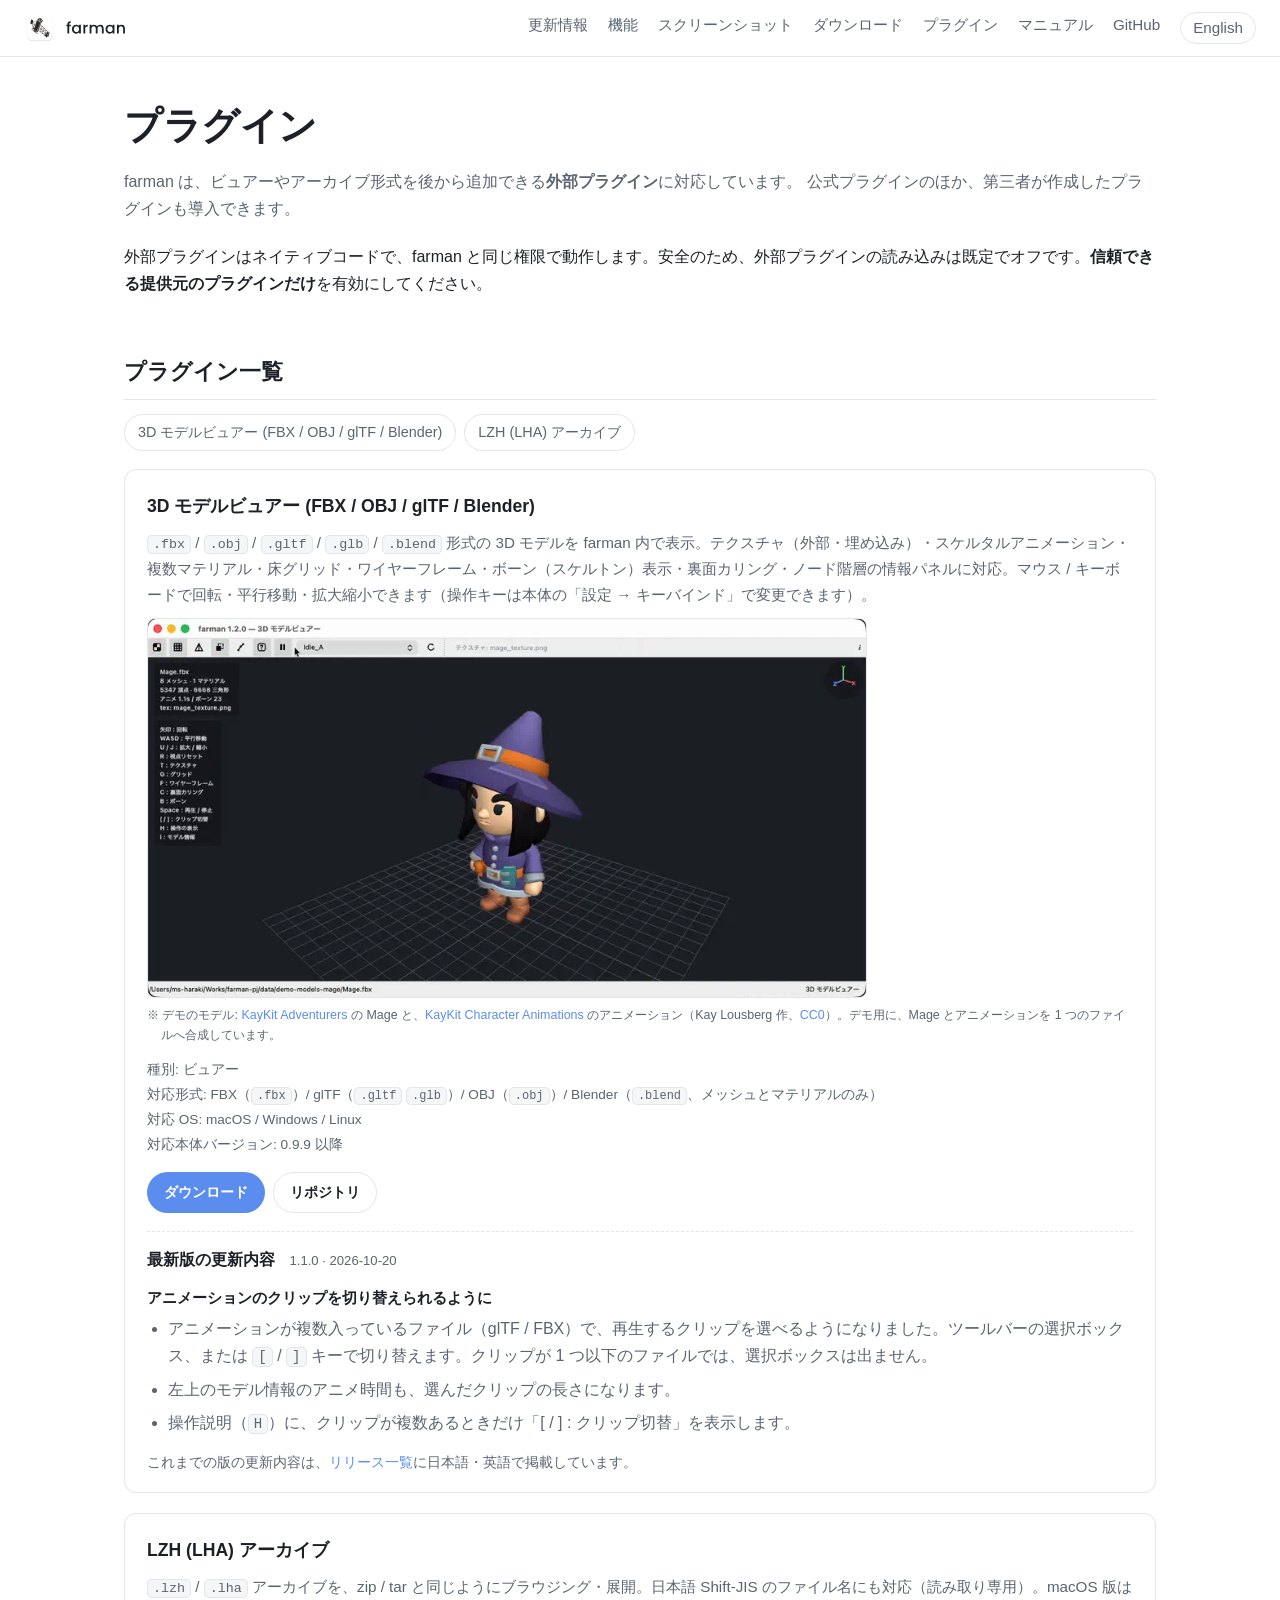
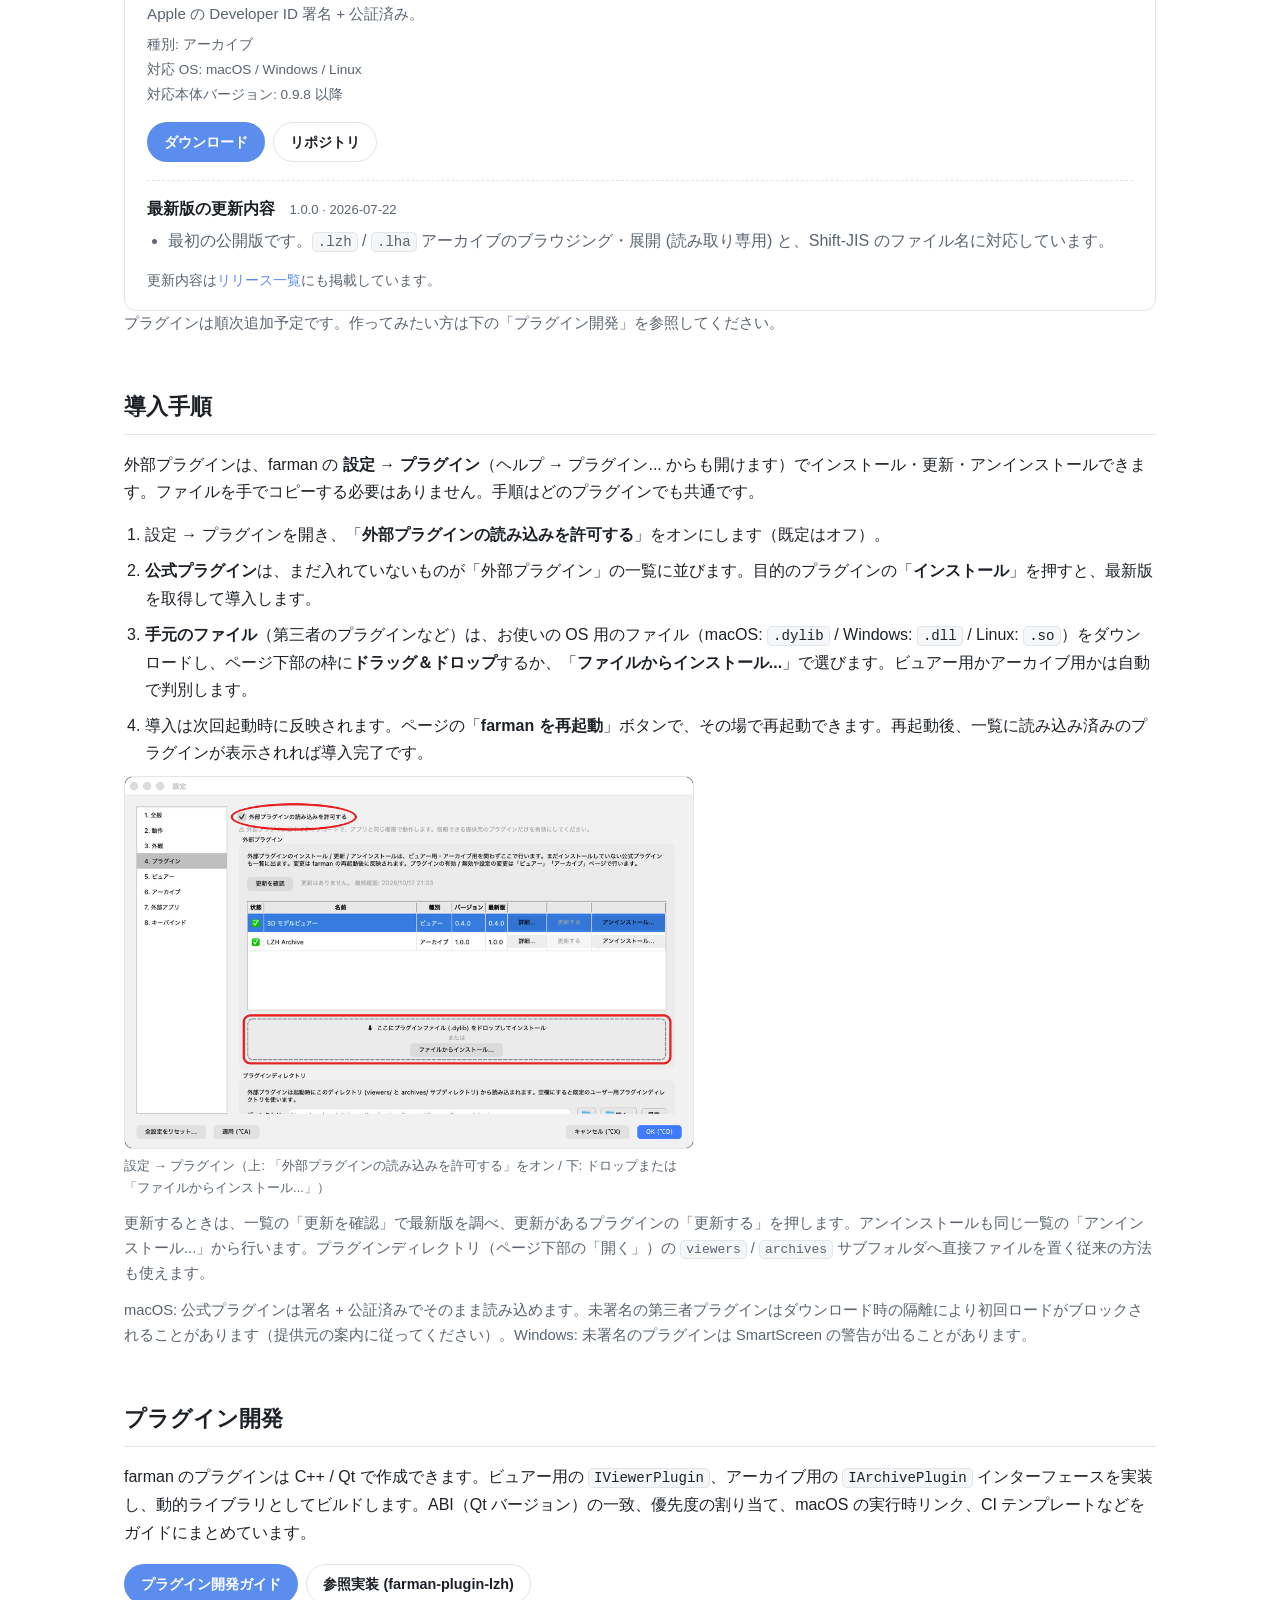
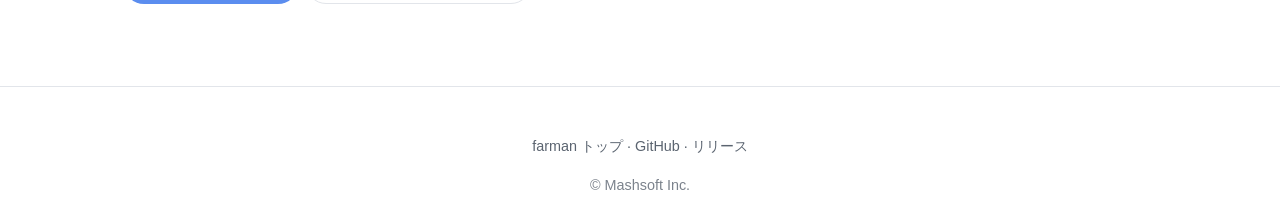
<file: docs/plugins/index.html>
<!DOCTYPE html>
<html lang="ja">
<head>
  <meta charset="UTF-8" />
  <meta name="viewport" content="width=device-width, initial-scale=1.0" />
  <title>farman プラグイン — 一覧・導入手順・開発</title>
  <meta name="description" content="farman の外部プラグイン一覧と導入手順。ビュアーやアーカイブ形式を後から追加できます。公式の 3D モデルビュアー (FBX / OBJ / glTF / Blender) / LZH (LHA) プラグインほか。プラグイン開発ガイドへのリンクも。" />

  <meta property="og:title" content="farman プラグイン" />
  <meta property="og:description" content="farman の外部プラグイン一覧・導入手順・開発ガイド。" />
  <meta property="og:type" content="website" />
  <meta property="og:image" content="https://farman.mashsoft.co.jp/ogp.png" />
  <meta property="og:image:width" content="1200" />
  <meta property="og:image:height" content="630" />
  <meta property="og:image:alt" content="farman プラグイン" />
  <meta property="og:url" content="https://farman.mashsoft.co.jp/plugins/" />
  <meta property="og:site_name" content="farman" />
  <meta property="og:locale" content="ja_JP" />
  <meta name="twitter:card" content="summary_large_image" />

  <link rel="icon" type="image/png" href="../farman-icon.png" />
  <link rel="stylesheet" href="../style.css" />
  <style>
    /* プラグインページはマニュアルと同じ単一カラムのドキュメントレイアウト
       (.manual + .doc-section)。見出し・本文がすべて同じ左端に揃う。 */
    .btn-sm { padding: 7px 16px; font-size: .9rem; margin: 2px 4px 2px 0; }
    .plugin-meta { color: var(--fg-muted); font-size: .85rem; margin: 6px 0 12px; list-style: none; padding: 0; }
    .plugin-meta li { margin: 2px 0; }
    .plugin-ver { color: var(--fg-muted); font-size: .85rem; margin-left: 6px; white-space: nowrap; }
    .feature .btn-sm { margin-top: 4px; }
    .feature p { margin: 0 0 4px; }
    /* プラグイン説明に添えるスクショ。クリックで拡大 (site.js の lightbox を共用)。 */
    .plugin-figure { margin: 10px 0 12px; max-width: 100%; }
    .plugin-figure img { width: 100%; height: auto; display: block;
      border: 1px solid var(--border); border-radius: 8px; cursor: zoom-in;
      transition: transform .18s ease, box-shadow .18s ease; }
    .plugin-figure img:hover { transform: scale(1.01);
      box-shadow: 0 2px 6px rgba(0,0,0,.10), 0 12px 28px rgba(0,0,0,.12); }
    .plugin-figure figcaption { font-size: .82rem; color: var(--fg-muted); margin-top: 6px; }
    /* 図の出典などの注釈。図の直下に小さく、「※」をぶら下げて表示する。 */
    .feature p.plugin-credit { font-size: .78rem; line-height: 1.6; margin: -4px 0 12px; padding-left: 1.1em; text-indent: -1.1em; }
    /* 小さめに見せる図（導入手順の設定画面など） */
    .plugin-figure.plugin-figure-sm { max-width: 570px; }
    /* プラグイン一覧は 1 列で縦に並べ、各カードに説明・スクショ・ダウンロード・
       最新版の更新内容をまとめる (更新情報を別セクションに分けない)。 */
    .plugin-list { display: grid; grid-template-columns: 1fr; gap: 20px; }
    /* 一覧の目次: マニュアルの狭幅時と同じチップ状リンクを横並びにする。
       固定ヘッダに隠れないよう、リンク先のカードに scroll-margin を持たせる。 */
    .plugin-toc { display: flex; flex-wrap: wrap; gap: 8px; margin: 0 0 18px; }
    .plugin-toc a { font-size: .9rem; padding: 5px 13px; border: 1px solid var(--border);
      border-radius: 999px; color: var(--fg-muted); }
    .plugin-toc a:hover { background: var(--bg-alt); color: var(--fg); text-decoration: none; }
    .plugin-list > article { scroll-margin-top: 80px; }
    /* 1 列になった分、スクショが横いっぱいに広がらないよう幅を抑える。 */
    .plugin-list .plugin-figure { max-width: 720px; }
    /* カード内の「最新版の更新内容」ブロック。本体の更新情報 (.whatsnew) と同じ
       箇条書きの見た目で、カード上部とは破線で区切る。 */
    .plugin-updates { margin-top: 16px; padding-top: 14px; border-top: 1px dashed var(--border); }
    .plugin-updates h4 { font-size: 1rem; margin: 0 0 4px; }
    .plugin-updates h5 { font-size: .95rem; font-weight: 600; margin: 12px 0 4px; color: var(--fg); }
    .plugin-updates .wn-date { font-size: .82rem; }
    .plugin-updates p.doc-note { margin: 8px 0 0; font-size: .85rem; }
  </style>
</head>
<body>
  <!-- ===== Header ===== -->
  <header class="site-header">
    <a class="brand" aria-label="farman" href="../">
      <img src="../farman-icon.png" alt="" width="32" height="32" />
      <svg class="brand-wordmark" viewBox="0 0 3820 1400" fill="currentColor" aria-hidden="true"><g transform="translate(0 1050) scale(1 -1)"><path transform="translate(0 0)" d="M306 458H204V0H89V458H24V551H89V590Q89 685 139.5 728.5Q190 772 298 772V677Q246 677 225.0 657.5Q204 638 204 590V551H306Z"/><path transform="translate(344 0)" d="M297 560Q362 560 410.5 534.5Q459 509 488 471V551H603V0H488V82Q459 43 409.0 17.0Q359 -9 295 -9Q224 -9 165.0 27.5Q106 64 71.5 129.5Q37 195 37 278Q37 361 71.5 425.0Q106 489 165.5 524.5Q225 560 297 560ZM321 461Q277 461 239.0 439.5Q201 418 177.5 376.5Q154 335 154 278Q154 221 177.5 178.0Q201 135 239.5 112.5Q278 90 321 90Q365 90 403.0 112.0Q441 134 464.5 176.5Q488 219 488 276Q488 333 464.5 375.0Q441 417 403.0 439.0Q365 461 321 461Z"/><path transform="translate(1034 0)" d="M354 560V442H325Q258 442 223.5 408.0Q189 374 189 290V0H75V551H189V471Q214 513 255.5 536.5Q297 560 354 560Z"/><path transform="translate(1430 0)" d="M969 325V0H856V308Q856 382 819.0 421.5Q782 461 718 461Q654 461 616.5 421.5Q579 382 579 308V0H466V308Q466 382 429.0 421.5Q392 461 328 461Q264 461 226.5 421.5Q189 382 189 308V0H75V551H189V488Q217 522 260.0 541.0Q303 560 352 560Q418 560 470.0 532.0Q522 504 550 451Q575 501 628.0 530.5Q681 560 742 560Q807 560 858.5 533.0Q910 506 939.5 453.0Q969 400 969 325Z"/><path transform="translate(2481 0)" d="M297 560Q362 560 410.5 534.5Q459 509 488 471V551H603V0H488V82Q459 43 409.0 17.0Q359 -9 295 -9Q224 -9 165.0 27.5Q106 64 71.5 129.5Q37 195 37 278Q37 361 71.5 425.0Q106 489 165.5 524.5Q225 560 297 560ZM321 461Q277 461 239.0 439.5Q201 418 177.5 376.5Q154 335 154 278Q154 221 177.5 178.0Q201 135 239.5 112.5Q278 90 321 90Q365 90 403.0 112.0Q441 134 464.5 176.5Q488 219 488 276Q488 333 464.5 375.0Q441 417 403.0 439.0Q365 461 321 461Z"/><path transform="translate(3171 0)" d="M579 325V0H466V308Q466 382 429.0 421.5Q392 461 328 461Q264 461 226.5 421.5Q189 382 189 308V0H75V551H189V488Q217 522 260.5 541.0Q304 560 353 560Q418 560 469.5 533.0Q521 506 550.0 453.0Q579 400 579 325Z"/></g></svg>
    </a>
    <nav class="nav">
      <a href="../#whatsnew">更新情報</a>
      <a href="../#features">機能</a>
      <a href="../#screenshots">スクリーンショット</a>
      <a href="../#download">ダウンロード</a>
      <a href="../plugins/">プラグイン</a>
      <a href="../manual/">マニュアル</a>
      <a href="https://github.com/mashsoft-jp/farman" rel="noopener">GitHub</a>
      <a class="lang-switch" href="../en/plugins/">English</a>
    </nav>
  </header>

  <!-- ===== Plugins ===== -->
  <main class="manual">
    <h1>プラグイン</h1>
    <p class="manual-lead">
      farman は、ビュアーやアーカイブ形式を後から追加できる<strong>外部プラグイン</strong>に対応しています。
      公式プラグインのほか、第三者が作成したプラグインも導入できます。
    </p>
    <p>
      外部プラグインはネイティブコードで、farman と同じ権限で動作します。安全のため、外部プラグインの読み込みは既定でオフです。<strong>信頼できる提供元のプラグインだけ</strong>を有効にしてください。
    </p>

    <!-- 一覧 (1 プラグイン = 1 カード。説明・スクショ・ダウンロード・最新版の更新内容をまとめる) -->
    <section class="doc-section" id="list">
      <h2>プラグイン一覧</h2>
      <nav class="plugin-toc" aria-label="プラグイン一覧の目次">
        <a href="#plugin-3d">3D モデルビュアー (FBX / OBJ / glTF / Blender)</a>
        <a href="#plugin-lzh">LZH (LHA) アーカイブ</a>
      </nav>
      <div class="plugin-list">
        <article class="feature" id="plugin-3d" data-plugin-repo="mashsoft-jp/farman-plugin-3d">
          <h3>3D モデルビュアー (FBX / OBJ / glTF / Blender)</h3>
          <p><code>.fbx</code> / <code>.obj</code> / <code>.gltf</code> / <code>.glb</code> / <code>.blend</code> 形式の 3D モデルを farman 内で表示。テクスチャ（外部・埋め込み）・スケルタルアニメーション・複数マテリアル・床グリッド・ワイヤーフレーム・ボーン（スケルトン）表示・裏面カリング・ノード階層の情報パネルに対応。マウス / キーボードで回転・平行移動・拡大縮小できます（操作キーは本体の「設定 → キーバインド」で変更できます）。</p>
          <figure class="doc-figure plugin-figure">
            <img src="../screenshots/ex-01-3d-model-viewer.webp" width="880" height="463" alt="farman のファイル一覧から 3D モデルを開き、アニメのクリップを切り替え、ノード情報パネルで階層のノードを選んで 3D ビューで強調するデモ" loading="lazy" />
          </figure>
          <p class="doc-note plugin-credit">※ デモのモデル: <a href="https://kaylousberg.itch.io/kaykit-adventurers" rel="noopener">KayKit Adventurers</a> の Mage と、<a href="https://kaylousberg.itch.io/kaykit-character-animations" rel="noopener">KayKit Character Animations</a> のアニメーション（Kay Lousberg 作、<a href="https://creativecommons.org/publicdomain/zero/1.0/deed.ja" rel="noopener">CC0</a>）。デモ用に、Mage とアニメーションを 1 つのファイルへ合成しています。</p>
          <ul class="plugin-meta">
            <li>種別: ビュアー</li>
            <li>対応形式: FBX（<code>.fbx</code>）/ glTF（<code>.gltf</code> <code>.glb</code>）/ OBJ（<code>.obj</code>）/ Blender（<code>.blend</code>、メッシュとマテリアルのみ）</li>
            <li>対応 OS: macOS / Windows / Linux</li>
            <li>対応本体バージョン: 0.9.9 以降</li>
          </ul>
          <p class="plugin-dl"><a class="btn btn-primary btn-sm" href="https://github.com/mashsoft-jp/farman-plugin-3d/releases/latest" rel="noopener">ダウンロード</a>
             <a class="btn btn-ghost btn-sm" href="https://github.com/mashsoft-jp/farman-plugin-3d" rel="noopener">リポジトリ</a></p>

          <div class="plugin-updates whatsnew">
            <h4>最新版の更新内容 <span class="wn-date">1.1.0 · 2026-10-20</span></h4>

            <h5>アニメーションのクリップを切り替えられるように</h5>
            <ul>
              <li>アニメーションが複数入っているファイル（glTF / FBX）で、再生するクリップを選べるようになりました。ツールバーの選択ボックス、または <code>[</code> / <code>]</code> キーで切り替えます。クリップが 1 つ以下のファイルでは、選択ボックスは出ません。</li>
              <li>左上のモデル情報のアニメ時間も、選んだクリップの長さになります。</li>
              <li>操作説明（<code>H</code>）に、クリップが複数あるときだけ「[ / ] : クリップ切替」を表示します。</li>
            </ul>
            <p class="doc-note">これまでの版の更新内容は、<a href="https://github.com/mashsoft-jp/farman-plugin-3d/releases" rel="noopener">リリース一覧</a>に日本語・英語で掲載しています。</p>
          </div>
        </article>

        <article class="feature" id="plugin-lzh" data-plugin-repo="mashsoft-jp/farman-plugin-lzh">
          <h3>LZH (LHA) アーカイブ</h3>
          <p><code>.lzh</code> / <code>.lha</code> アーカイブを、zip / tar と同じようにブラウジング・展開。日本語 Shift-JIS のファイル名にも対応（読み取り専用）。macOS 版は Apple の Developer ID 署名 + 公証済み。</p>
          <ul class="plugin-meta">
            <li>種別: アーカイブ</li>
            <li>対応 OS: macOS / Windows / Linux</li>
            <li>対応本体バージョン: 0.9.8 以降</li>
          </ul>
          <p class="plugin-dl"><a class="btn btn-primary btn-sm" href="https://github.com/mashsoft-jp/farman-plugin-lzh/releases/latest" rel="noopener">ダウンロード</a>
             <a class="btn btn-ghost btn-sm" href="https://github.com/mashsoft-jp/farman-plugin-lzh" rel="noopener">リポジトリ</a></p>

          <div class="plugin-updates whatsnew">
            <h4>最新版の更新内容 <span class="wn-date">1.0.0 · 2026-07-22</span></h4>
            <ul>
              <li>最初の公開版です。<code>.lzh</code> / <code>.lha</code> アーカイブのブラウジング・展開 (読み取り専用) と、Shift-JIS のファイル名に対応しています。</li>
            </ul>
            <p class="doc-note">更新内容は<a href="https://github.com/mashsoft-jp/farman-plugin-lzh/releases" rel="noopener">リリース一覧</a>にも掲載しています。</p>
          </div>
        </article>
      </div>
      <p class="doc-note">プラグインは順次追加予定です。作ってみたい方は下の「プラグイン開発」を参照してください。</p>
    </section>

    <!-- 導入手順 -->
    <section class="doc-section" id="install">
      <h2>導入手順</h2>
      <p>外部プラグインは、farman の <strong>設定 → プラグイン</strong>（ヘルプ → プラグイン... からも開けます）でインストール・更新・アンインストールできます。ファイルを手でコピーする必要はありません。手順はどのプラグインでも共通です。</p>
      <ol class="doc-list">
        <li>設定 → プラグインを開き、「<strong>外部プラグインの読み込みを許可する</strong>」をオンにします（既定はオフ）。</li>
        <li><strong>公式プラグイン</strong>は、まだ入れていないものが「外部プラグイン」の一覧に並びます。目的のプラグインの「<strong>インストール</strong>」を押すと、最新版を取得して導入します。</li>
        <li><strong>手元のファイル</strong>（第三者のプラグインなど）は、お使いの OS 用のファイル（macOS: <code>.dylib</code> / Windows: <code>.dll</code> / Linux: <code>.so</code>）をダウンロードし、ページ下部の枠に<strong>ドラッグ＆ドロップ</strong>するか、「<strong>ファイルからインストール...</strong>」で選びます。ビュアー用かアーカイブ用かは自動で判別します。</li>
        <li>導入は次回起動時に反映されます。ページの「<strong>farman を再起動</strong>」ボタンで、その場で再起動できます。再起動後、一覧に読み込み済みのプラグインが表示されれば導入完了です。</li>
      </ol>
      <figure class="doc-figure plugin-figure plugin-figure-sm">
        <img src="../screenshots/ex-how-to-install.png" width="1000" height="652" alt="設定 → プラグインで外部プラグインの読み込みを許可し、ファイルをドロップするか「ファイルからインストール...」で導入する" loading="lazy" />
        <figcaption>設定 → プラグイン（上: 「外部プラグインの読み込みを許可する」をオン / 下: ドロップまたは「ファイルからインストール...」）</figcaption>
      </figure>
      <p class="doc-note">更新するときは、一覧の「更新を確認」で最新版を調べ、更新があるプラグインの「更新する」を押します。アンインストールも同じ一覧の「アンインストール...」から行います。プラグインディレクトリ（ページ下部の「開く」）の <code>viewers</code> / <code>archives</code> サブフォルダへ直接ファイルを置く従来の方法も使えます。</p>
      <p class="doc-note">macOS: 公式プラグインは署名 + 公証済みでそのまま読み込めます。未署名の第三者プラグインはダウンロード時の隔離により初回ロードがブロックされることがあります（提供元の案内に従ってください）。Windows: 未署名のプラグインは SmartScreen の警告が出ることがあります。</p>
    </section>

    <!-- 開発 -->
    <section class="doc-section" id="develop">
      <h2>プラグイン開発</h2>
      <p>farman のプラグインは C++ / Qt で作成できます。ビュアー用の <code>IViewerPlugin</code>、アーカイブ用の <code>IArchivePlugin</code> インターフェースを実装し、動的ライブラリとしてビルドします。ABI（Qt バージョン）の一致、優先度の割り当て、macOS の実行時リンク、CI テンプレートなどをガイドにまとめています。</p>
      <p>
        <a class="btn btn-primary btn-sm" href="https://github.com/mashsoft-jp/farman/blob/main/PLUGIN_DEVELOPMENT.md" rel="noopener">プラグイン開発ガイド</a>
        <a class="btn btn-ghost btn-sm" href="https://github.com/mashsoft-jp/farman-plugin-lzh" rel="noopener">参照実装 (farman-plugin-lzh)</a>
      </p>
    </section>
  </main>

  <!-- ===== Footer ===== -->
  <footer class="site-footer">
    <p>
      <a href="../">farman トップ</a> ·
      <a href="https://github.com/mashsoft-jp/farman" rel="noopener">GitHub</a> ·
      <a href="https://github.com/mashsoft-jp/farman/releases" rel="noopener">リリース</a>
    </p>
    <p class="copyright">© <a href="https://www.mashsoft.co.jp/" rel="noopener">Mashsoft Inc.</a></p>
  </footer>

  <script src="../site.js"></script>
  <script src="../plugins.js"></script>
</body>
</html>
</file>
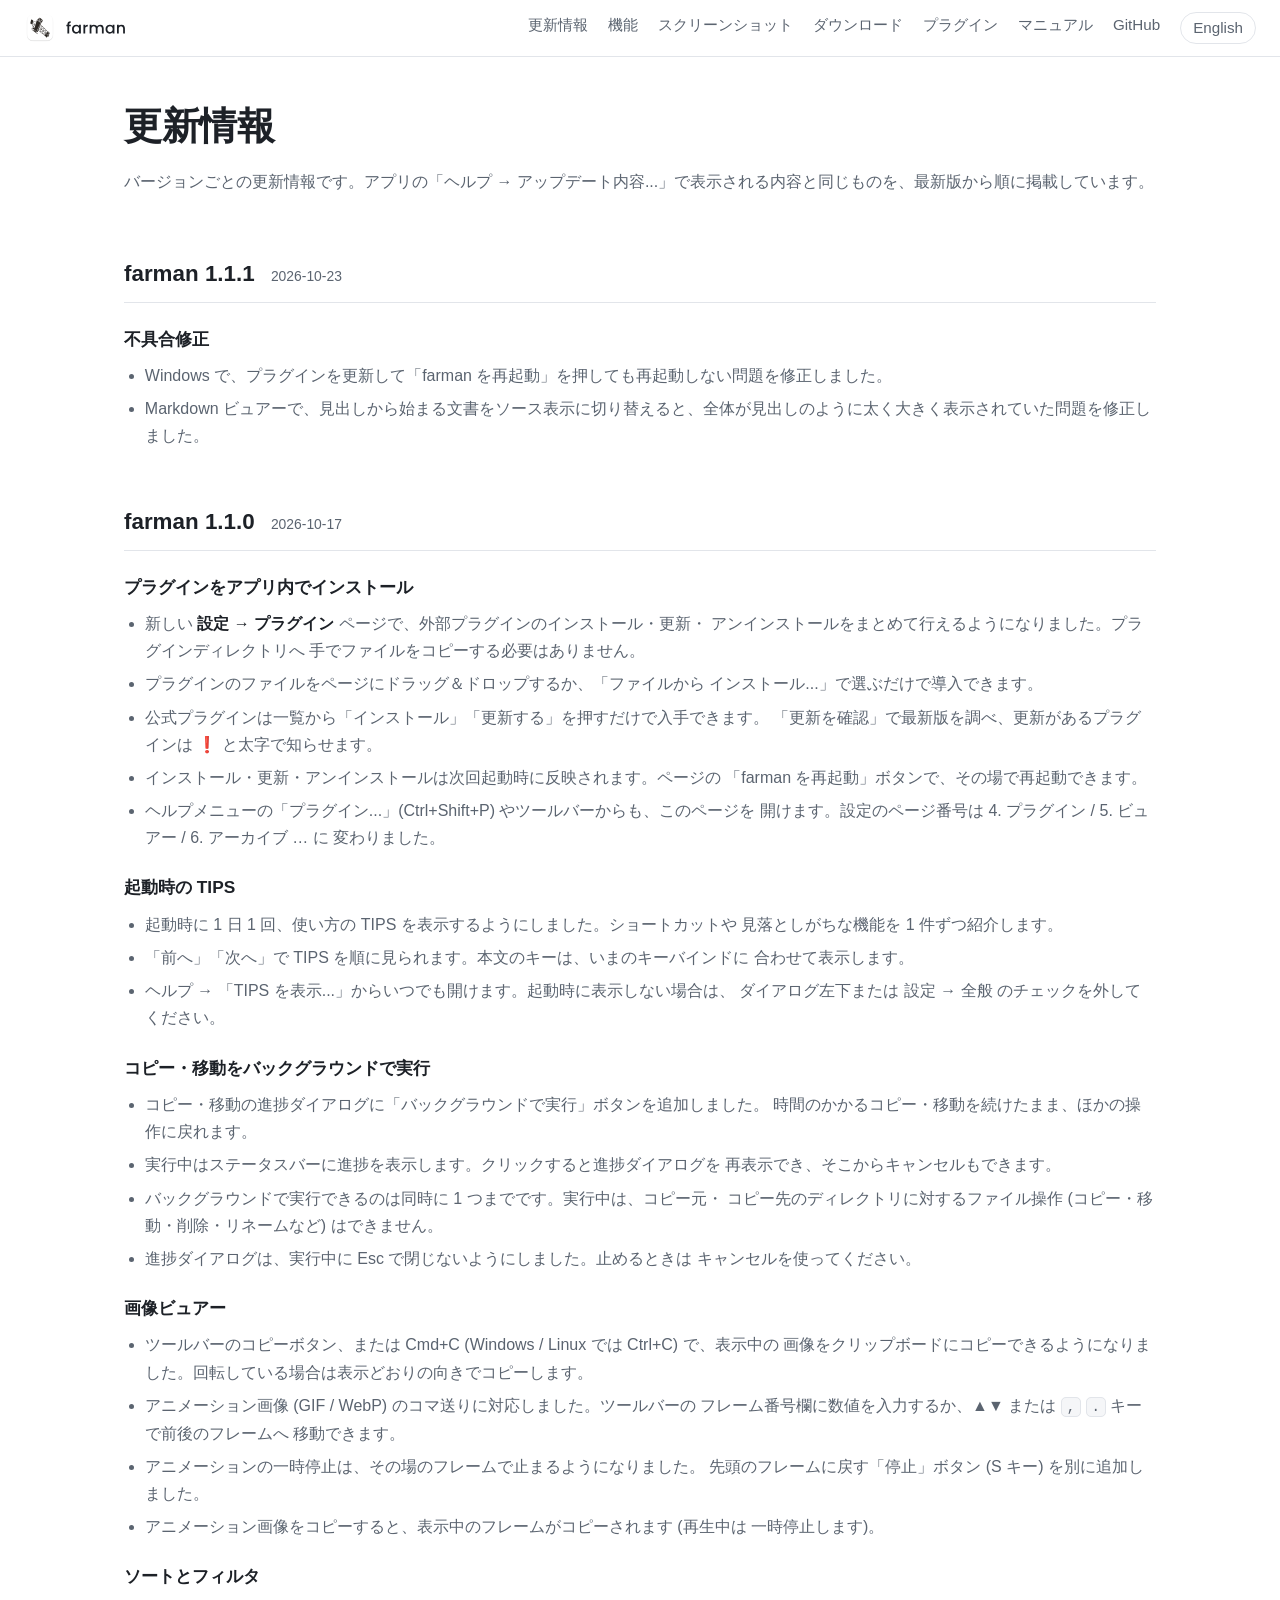
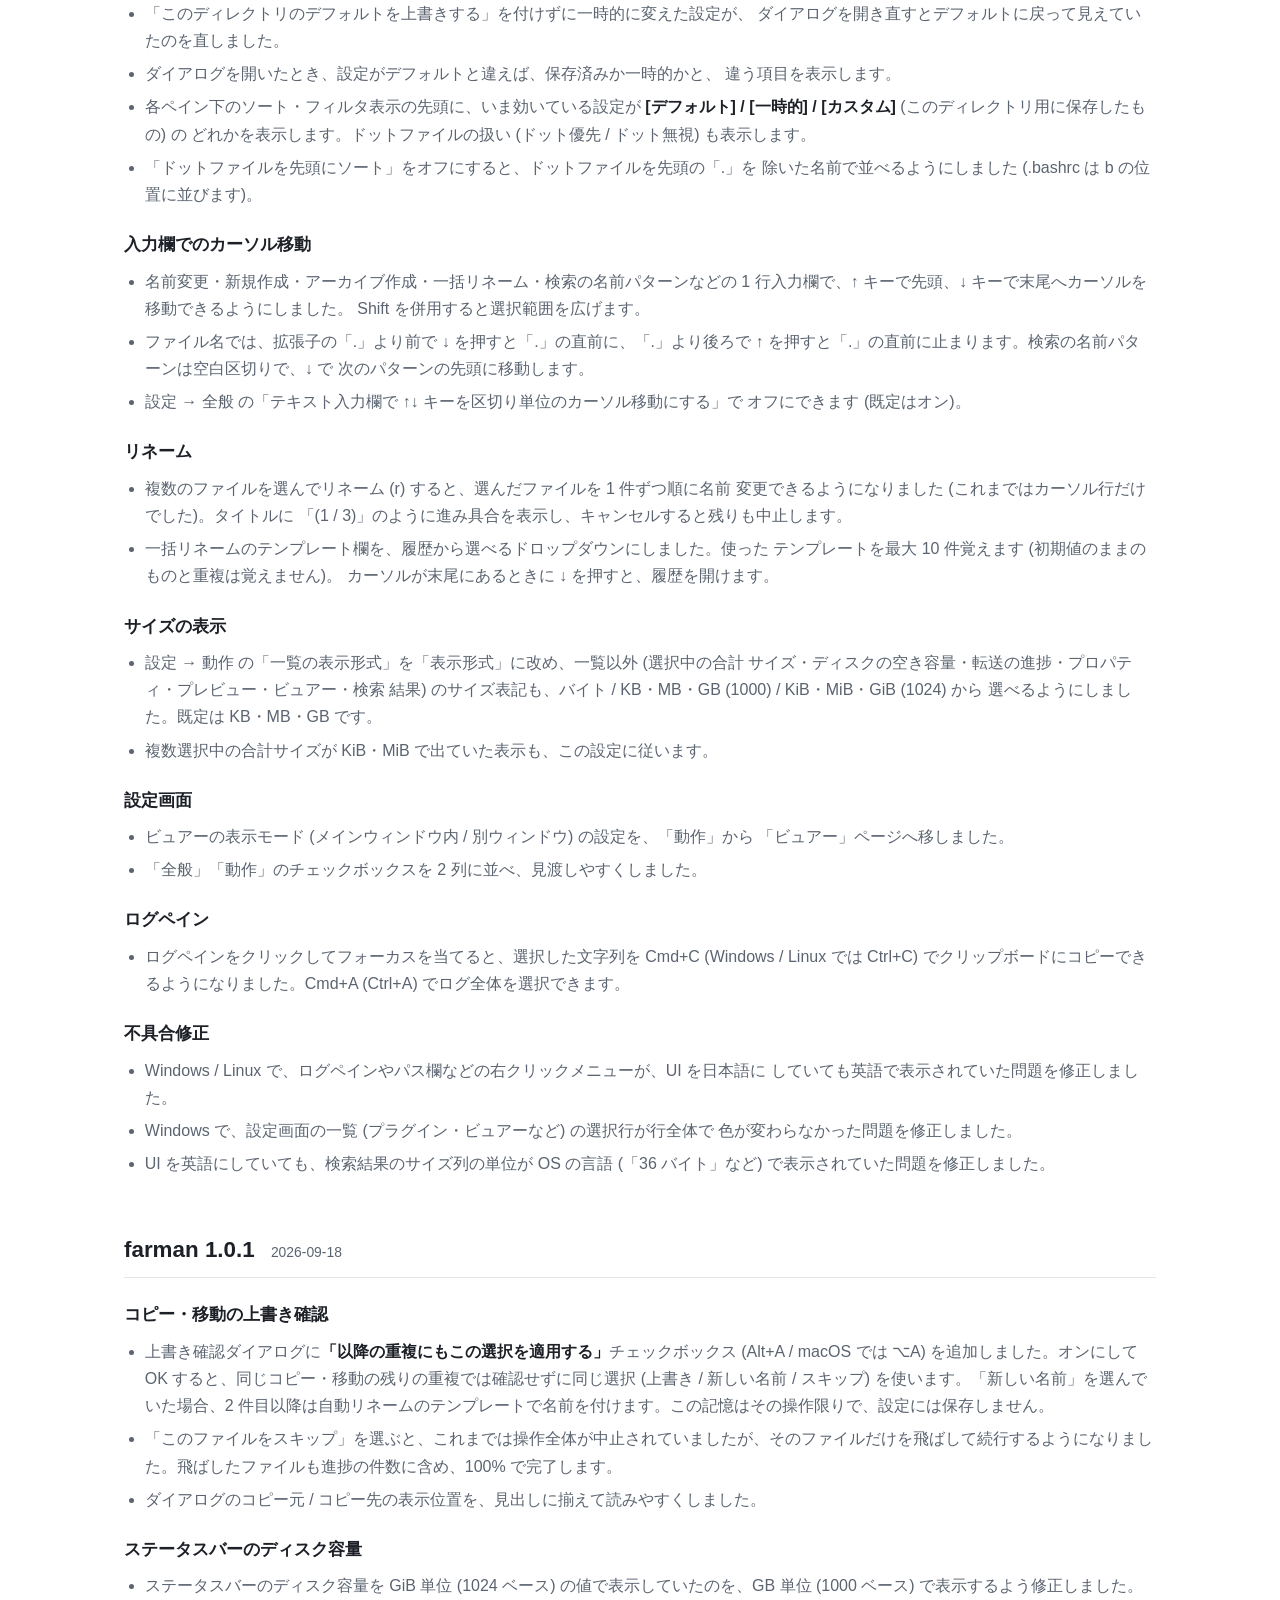
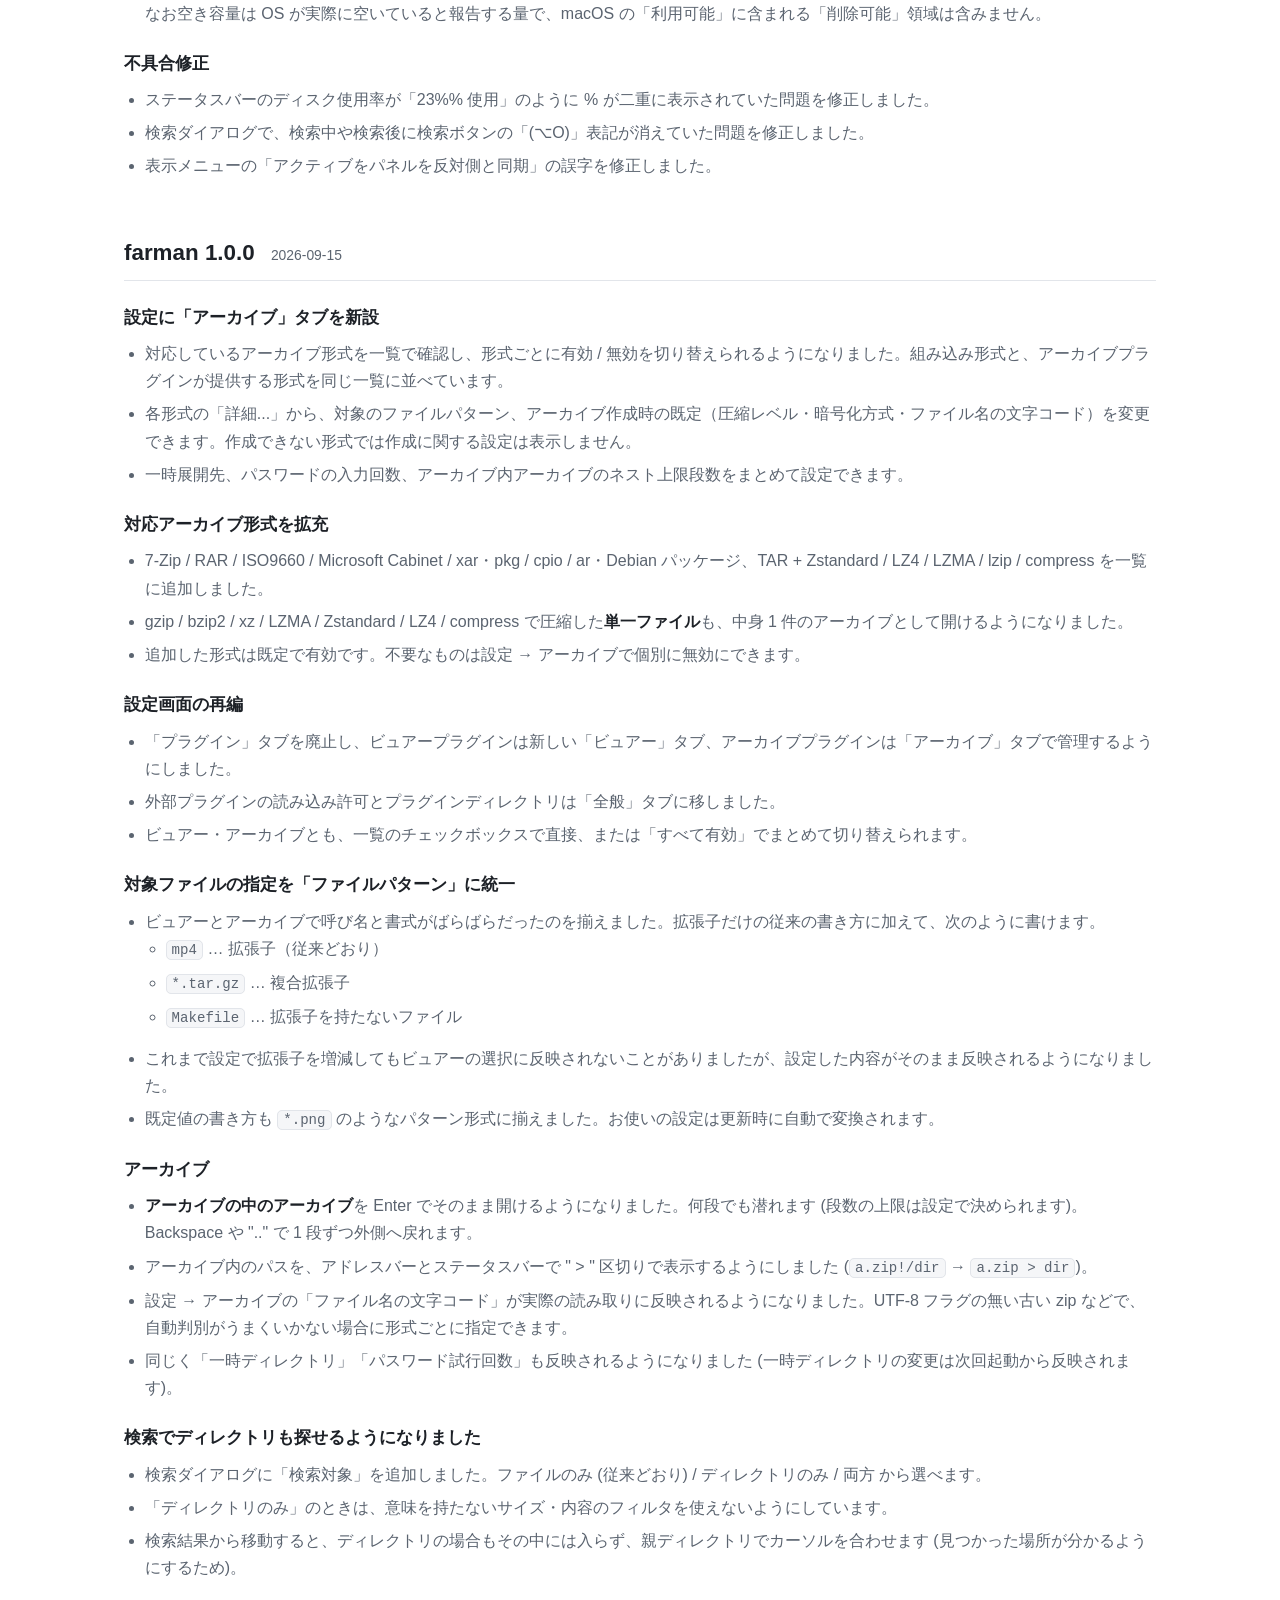
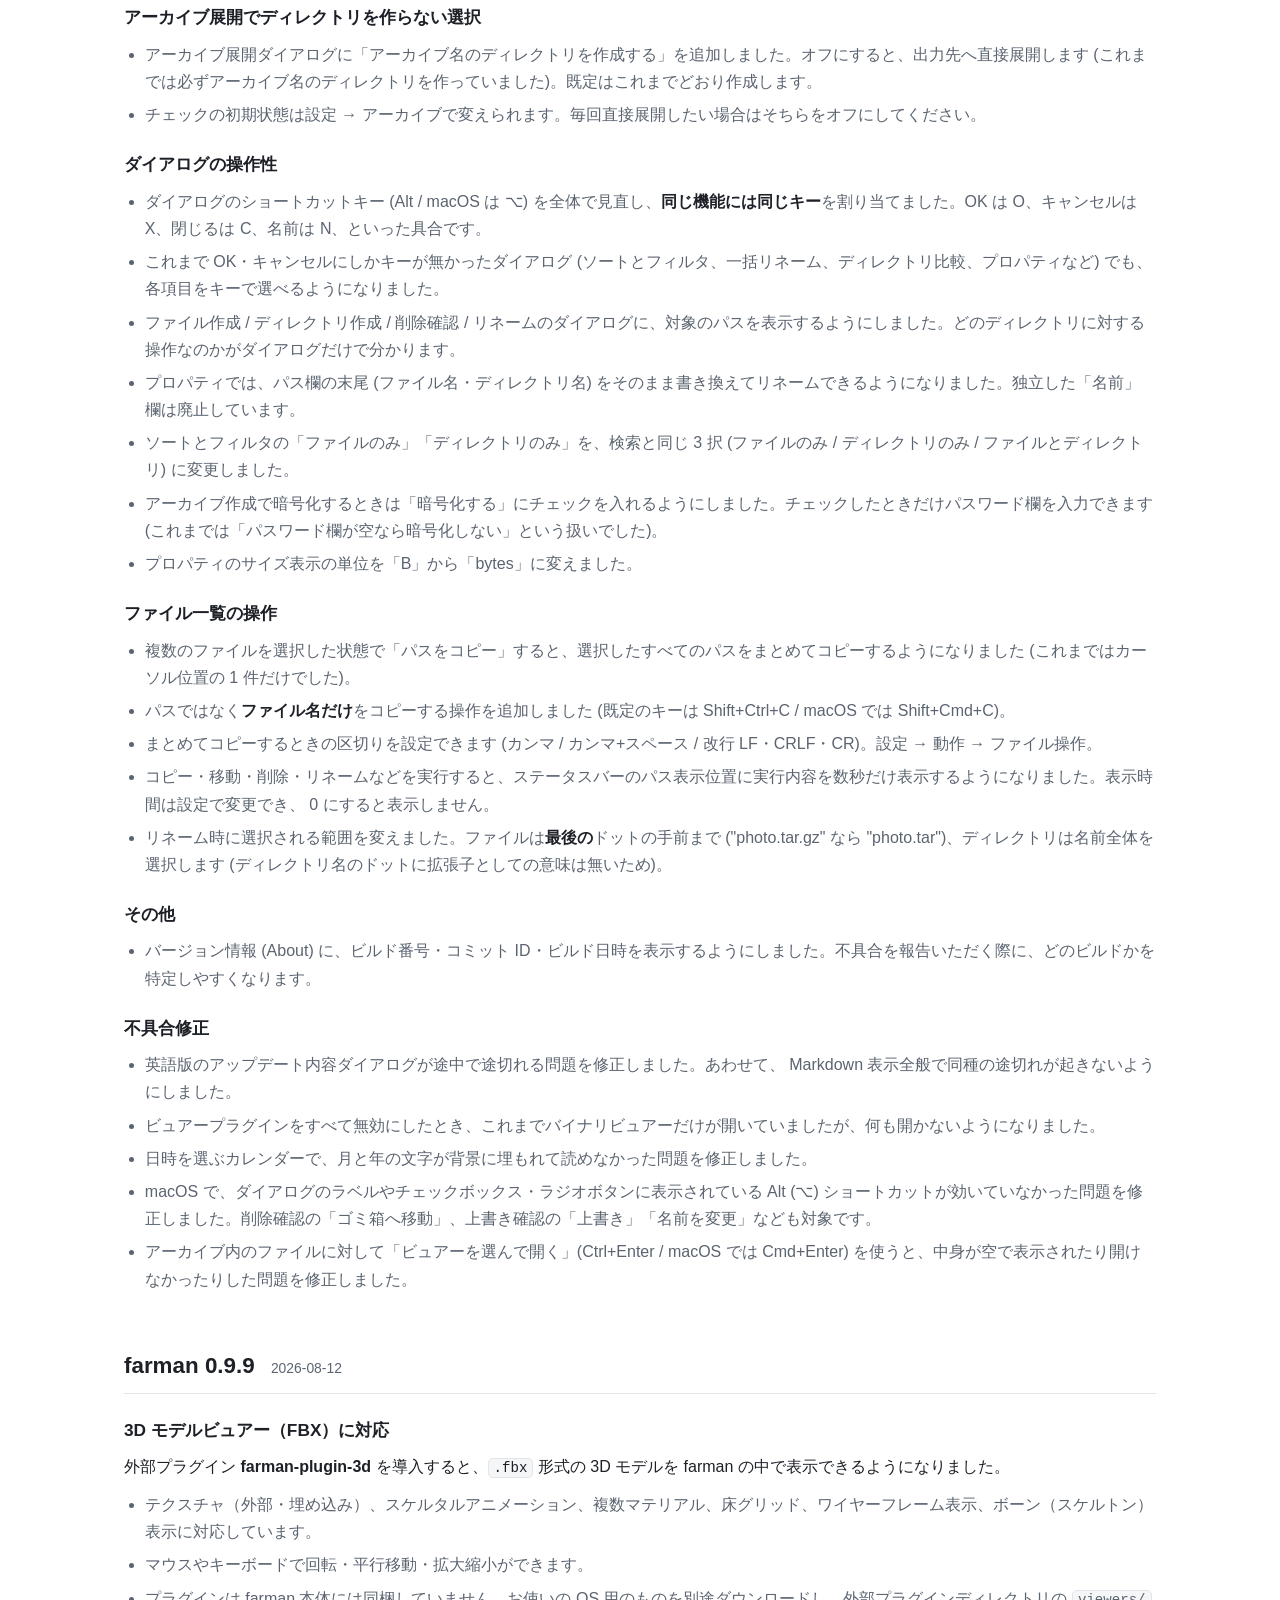
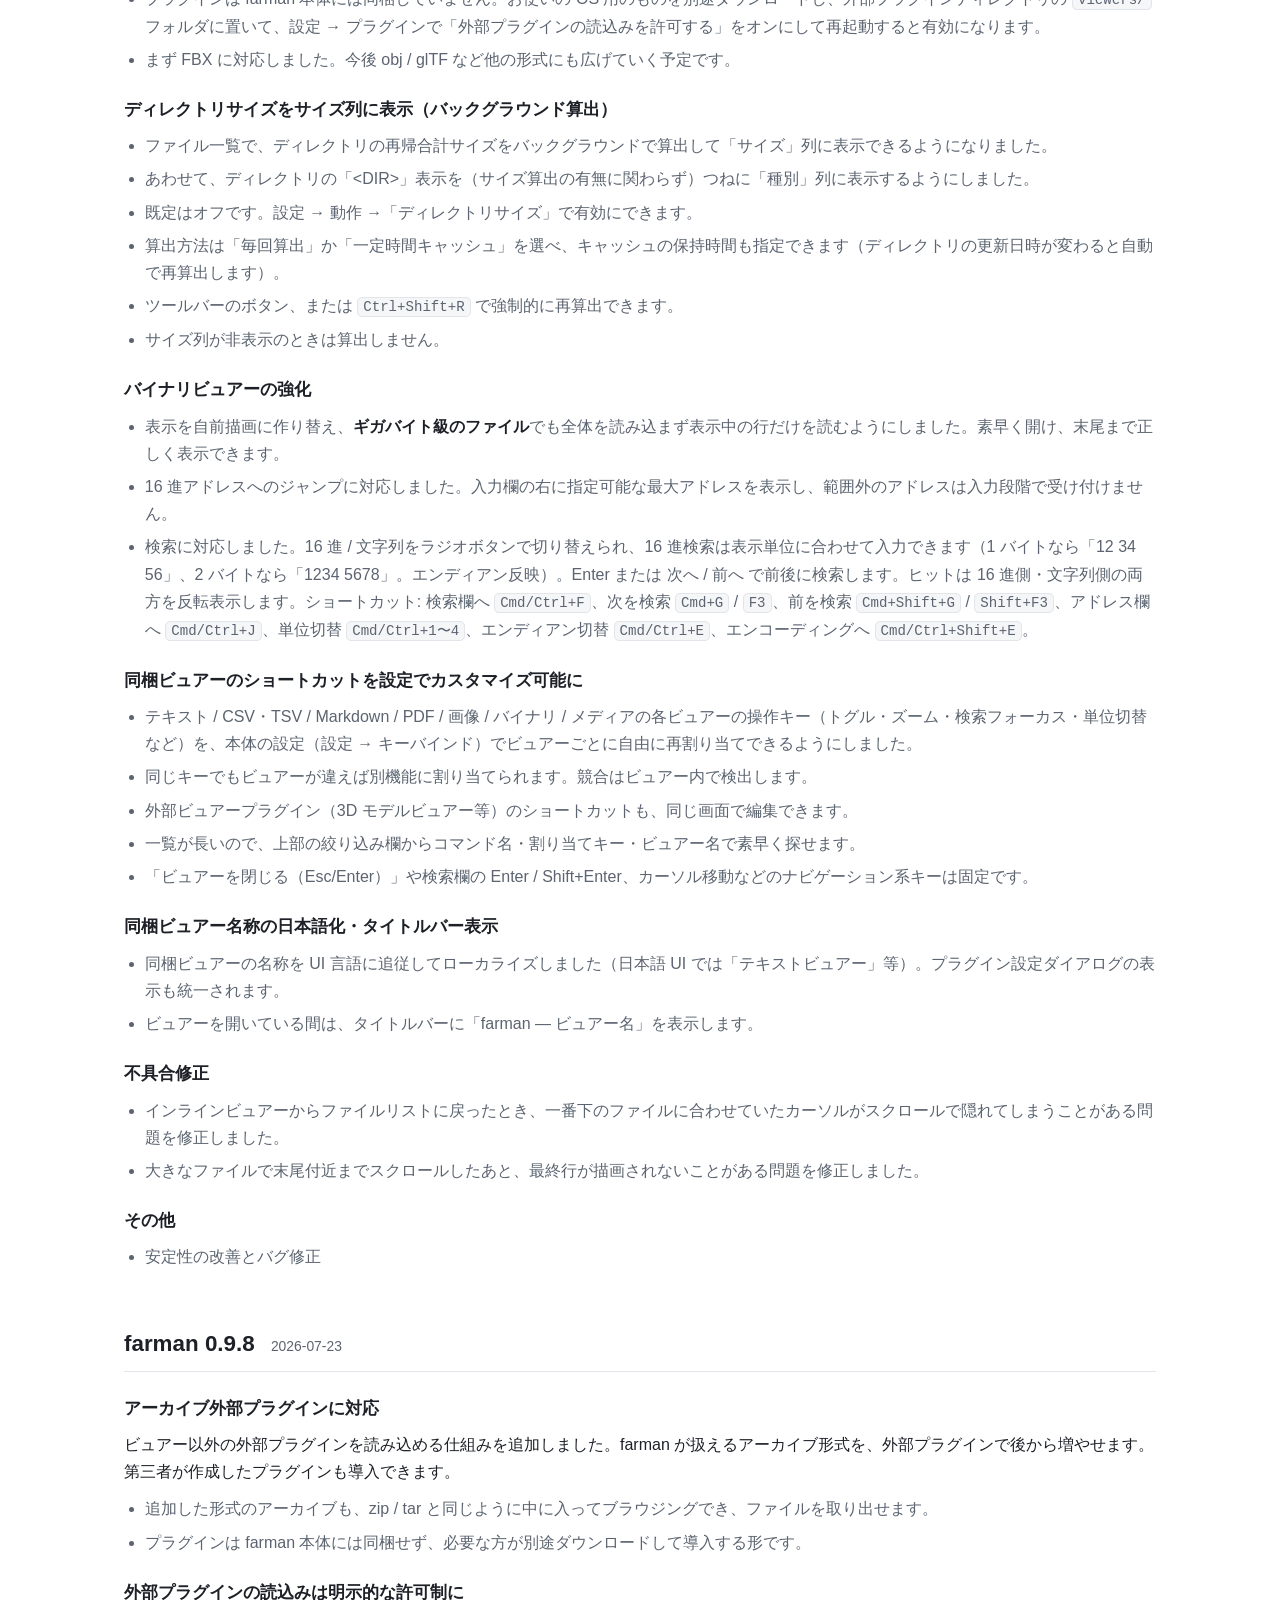
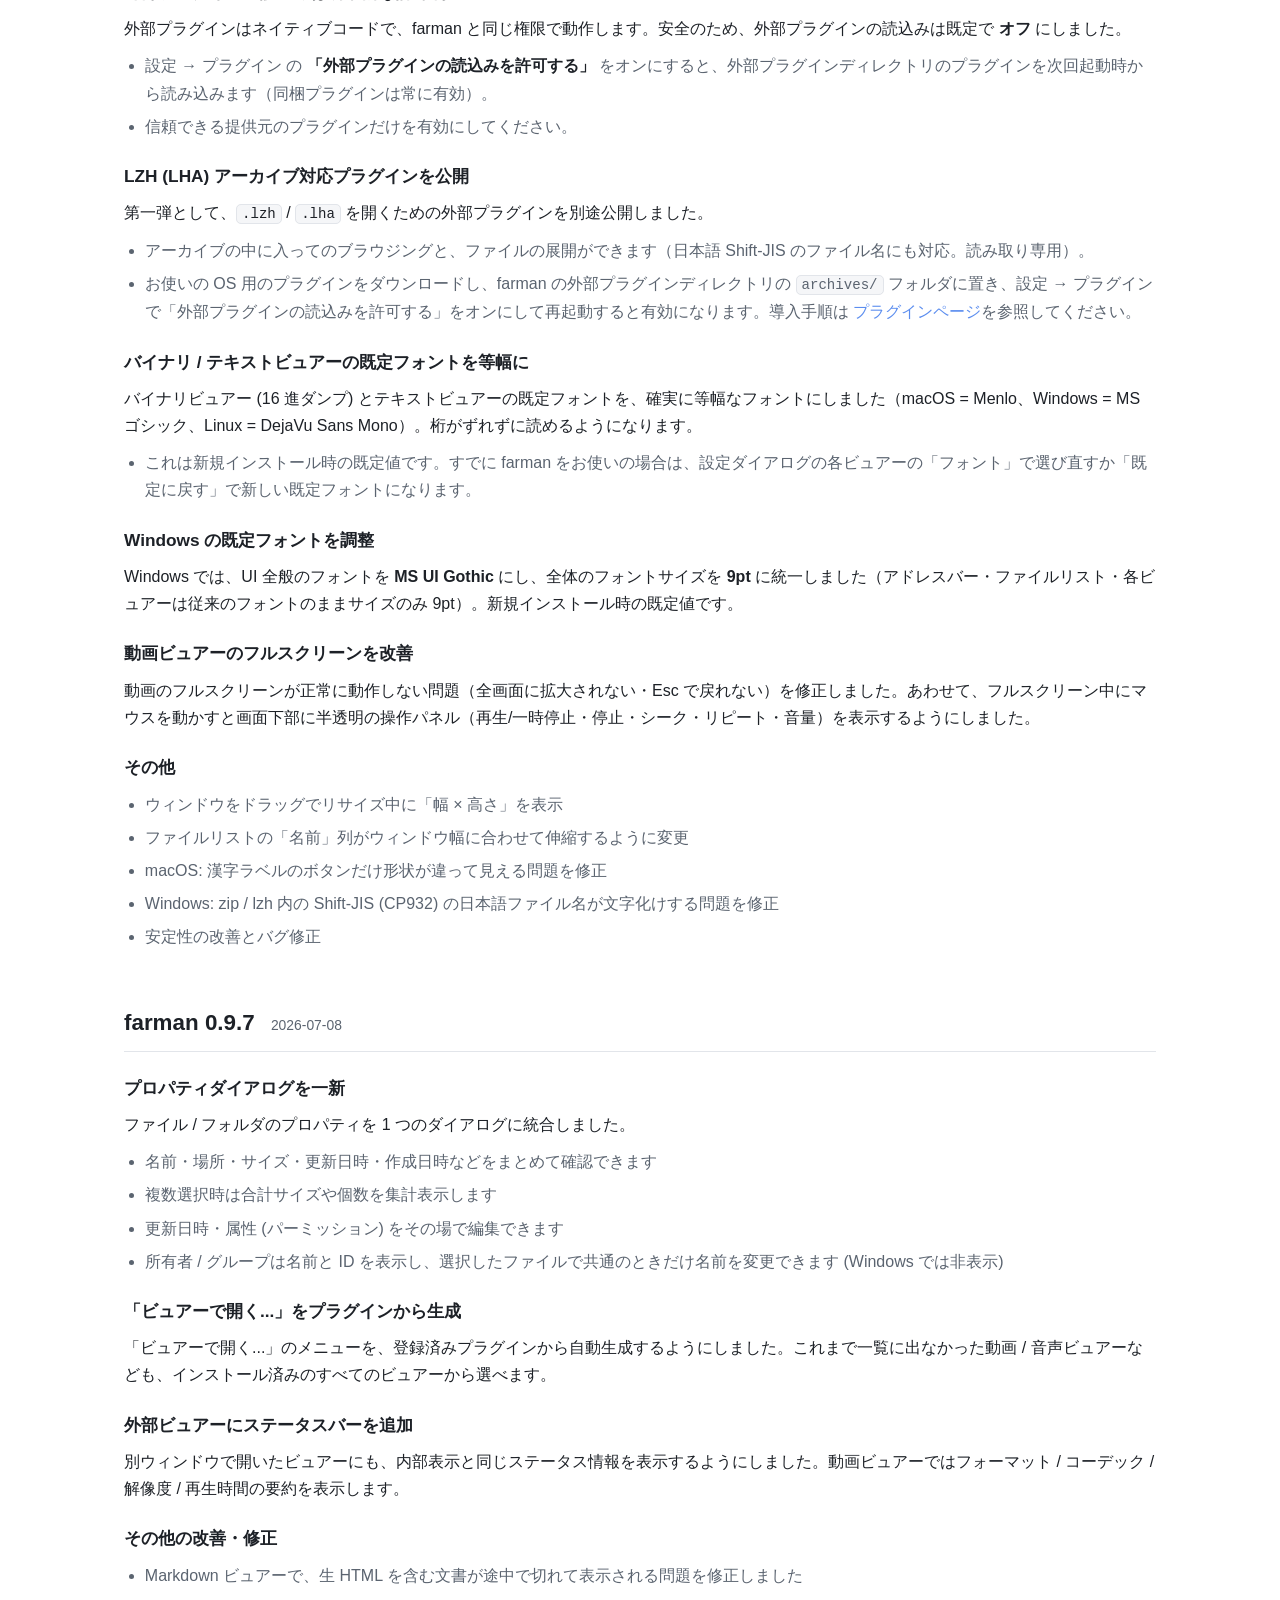
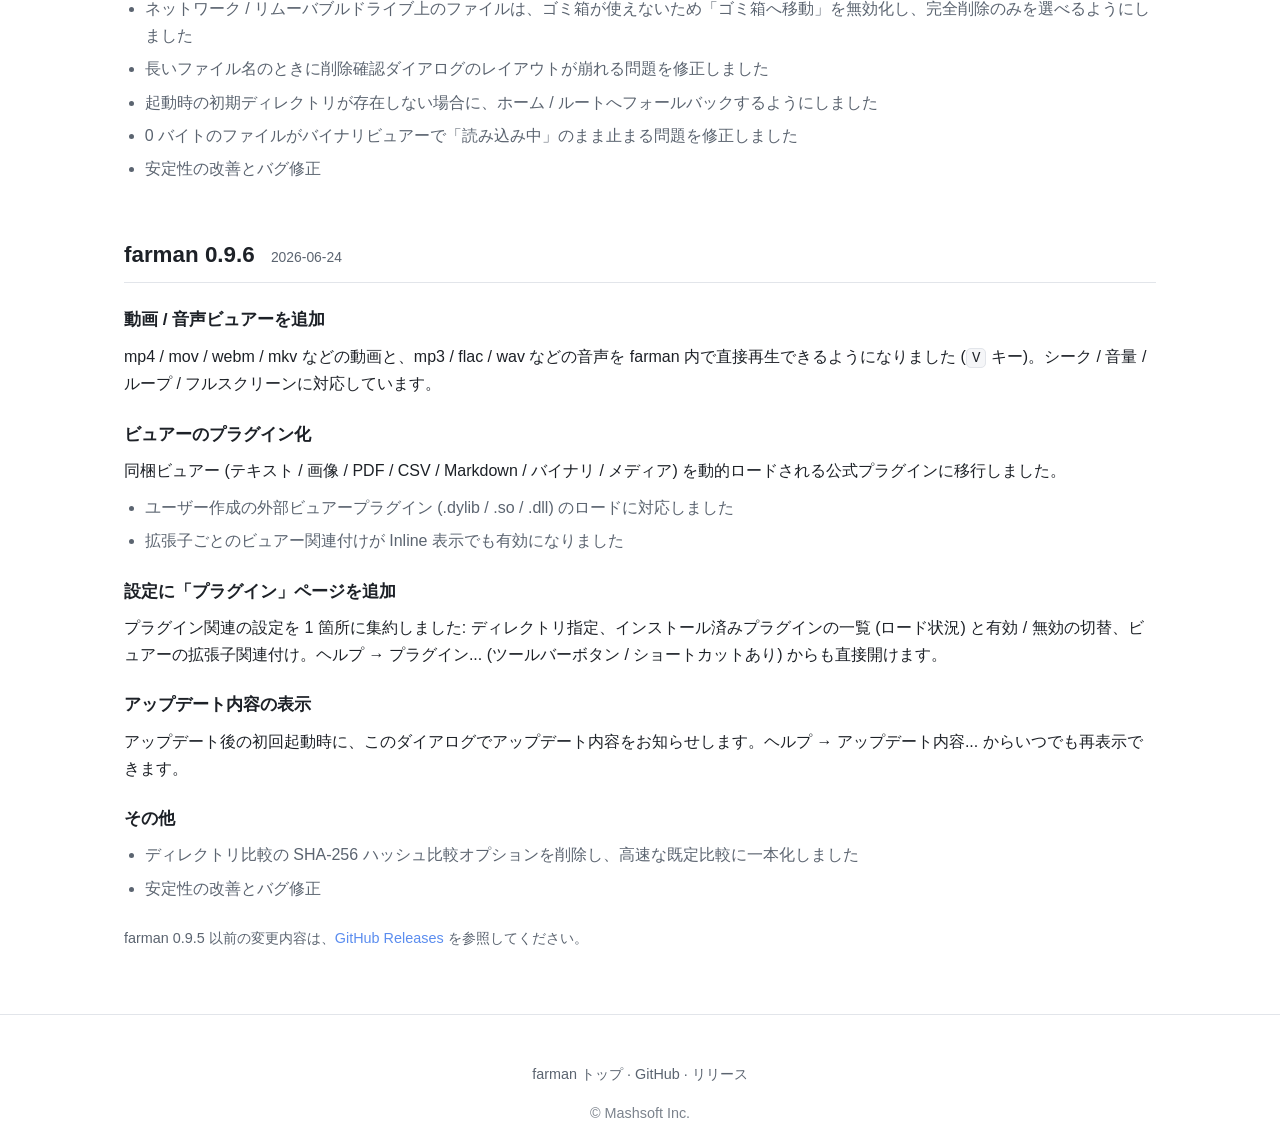
<file: docs/whatsnew/index.html>
<!DOCTYPE html>
<html lang="ja">
<head>
  <meta charset="UTF-8" />
  <meta name="viewport" content="width=device-width, initial-scale=1.0" />
  <title>farman 更新情報</title>
  <meta name="description" content="farman のバージョンごとの更新情報。アプリのアップデート内容ダイアログと同じ内容を、最新版から順に掲載しています。" />

  <meta property="og:title" content="farman 更新情報" />
  <meta property="og:description" content="farman のバージョンごとの更新情報。" />
  <meta property="og:type" content="website" />
  <meta property="og:image" content="https://farman.mashsoft.co.jp/ogp.png" />
  <meta property="og:image:width" content="1200" />
  <meta property="og:image:height" content="630" />
  <meta property="og:image:alt" content="farman 更新情報" />
  <meta property="og:url" content="https://farman.mashsoft.co.jp/whatsnew/" />
  <meta property="og:site_name" content="farman" />
  <meta property="og:locale" content="ja_JP" />
  <meta name="twitter:card" content="summary_large_image" />

  <link rel="icon" type="image/png" href="../farman-icon.png" />
  <link rel="stylesheet" href="../style.css" />
</head>
<body>
  <!-- ===== Header ===== -->
  <header class="site-header">
    <a class="brand" aria-label="farman" href="../">
      <img src="../farman-icon.png" alt="" width="32" height="32" />
      <svg class="brand-wordmark" viewBox="0 0 3820 1400" fill="currentColor" aria-hidden="true"><g transform="translate(0 1050) scale(1 -1)"><path transform="translate(0 0)" d="M306 458H204V0H89V458H24V551H89V590Q89 685 139.5 728.5Q190 772 298 772V677Q246 677 225.0 657.5Q204 638 204 590V551H306Z"/><path transform="translate(344 0)" d="M297 560Q362 560 410.5 534.5Q459 509 488 471V551H603V0H488V82Q459 43 409.0 17.0Q359 -9 295 -9Q224 -9 165.0 27.5Q106 64 71.5 129.5Q37 195 37 278Q37 361 71.5 425.0Q106 489 165.5 524.5Q225 560 297 560ZM321 461Q277 461 239.0 439.5Q201 418 177.5 376.5Q154 335 154 278Q154 221 177.5 178.0Q201 135 239.5 112.5Q278 90 321 90Q365 90 403.0 112.0Q441 134 464.5 176.5Q488 219 488 276Q488 333 464.5 375.0Q441 417 403.0 439.0Q365 461 321 461Z"/><path transform="translate(1034 0)" d="M354 560V442H325Q258 442 223.5 408.0Q189 374 189 290V0H75V551H189V471Q214 513 255.5 536.5Q297 560 354 560Z"/><path transform="translate(1430 0)" d="M969 325V0H856V308Q856 382 819.0 421.5Q782 461 718 461Q654 461 616.5 421.5Q579 382 579 308V0H466V308Q466 382 429.0 421.5Q392 461 328 461Q264 461 226.5 421.5Q189 382 189 308V0H75V551H189V488Q217 522 260.0 541.0Q303 560 352 560Q418 560 470.0 532.0Q522 504 550 451Q575 501 628.0 530.5Q681 560 742 560Q807 560 858.5 533.0Q910 506 939.5 453.0Q969 400 969 325Z"/><path transform="translate(2481 0)" d="M297 560Q362 560 410.5 534.5Q459 509 488 471V551H603V0H488V82Q459 43 409.0 17.0Q359 -9 295 -9Q224 -9 165.0 27.5Q106 64 71.5 129.5Q37 195 37 278Q37 361 71.5 425.0Q106 489 165.5 524.5Q225 560 297 560ZM321 461Q277 461 239.0 439.5Q201 418 177.5 376.5Q154 335 154 278Q154 221 177.5 178.0Q201 135 239.5 112.5Q278 90 321 90Q365 90 403.0 112.0Q441 134 464.5 176.5Q488 219 488 276Q488 333 464.5 375.0Q441 417 403.0 439.0Q365 461 321 461Z"/><path transform="translate(3171 0)" d="M579 325V0H466V308Q466 382 429.0 421.5Q392 461 328 461Q264 461 226.5 421.5Q189 382 189 308V0H75V551H189V488Q217 522 260.5 541.0Q304 560 353 560Q418 560 469.5 533.0Q521 506 550.0 453.0Q579 400 579 325Z"/></g></svg>
    </a>
    <nav class="nav">
      <a href="../#whatsnew">更新情報</a>
      <a href="../#features">機能</a>
      <a href="../#screenshots">スクリーンショット</a>
      <a href="../#download">ダウンロード</a>
      <a href="../plugins/">プラグイン</a>
      <a href="../manual/">マニュアル</a>
      <a href="https://github.com/mashsoft-jp/farman" rel="noopener">GitHub</a>
      <a class="lang-switch" href="../en/whatsnew/">English</a>
    </nav>
  </header>

  <!-- ===== What's new ===== -->
  <main class="manual">
    <h1>更新情報</h1>
    <p class="manual-lead">
      バージョンごとの更新情報です。アプリの「ヘルプ → アップデート内容...」で表示される内容と同じものを、最新版から順に掲載しています。
    </p>

    <!-- 1.1.1 -->
    <section class="doc-section" id="v1-1-1">
      <h2>farman 1.1.1 <span class="wn-date">2026-10-23</span></h2>
      <div class="whatsnew">
        <h3>不具合修正</h3>
        <ul>
          <li>Windows で、プラグインを更新して「farman を再起動」を押しても再起動しない問題を修正しました。</li>
          <li>Markdown ビュアーで、見出しから始まる文書をソース表示に切り替えると、全体が見出しのように太く大きく表示されていた問題を修正しました。</li>
        </ul>
      </div>
    </section>

    <!-- 1.1.0 -->
    <section class="doc-section" id="v1-1-0">
      <h2>farman 1.1.0 <span class="wn-date">2026-10-17</span></h2>
      <div class="whatsnew">
        <h3>プラグインをアプリ内でインストール</h3>
        <ul>
          <li>新しい <strong>設定 → プラグイン</strong> ページで、外部プラグインのインストール・更新・ アンインストールをまとめて行えるようになりました。プラグインディレクトリへ 手でファイルをコピーする必要はありません。</li>
          <li>プラグインのファイルをページにドラッグ＆ドロップするか、「ファイルから インストール...」で選ぶだけで導入できます。</li>
          <li>公式プラグインは一覧から「インストール」「更新する」を押すだけで入手できます。 「更新を確認」で最新版を調べ、更新があるプラグインは ❗ と太字で知らせます。</li>
          <li>インストール・更新・アンインストールは次回起動時に反映されます。ページの 「farman を再起動」ボタンで、その場で再起動できます。</li>
          <li>ヘルプメニューの「プラグイン...」(Ctrl+Shift+P) やツールバーからも、このページを 開けます。設定のページ番号は 4. プラグイン / 5. ビュアー / 6. アーカイブ … に 変わりました。</li>
        </ul>

        <h3>起動時の TIPS</h3>
        <ul>
          <li>起動時に 1 日 1 回、使い方の TIPS を表示するようにしました。ショートカットや 見落としがちな機能を 1 件ずつ紹介します。</li>
          <li>「前へ」「次へ」で TIPS を順に見られます。本文のキーは、いまのキーバインドに 合わせて表示します。</li>
          <li>ヘルプ → 「TIPS を表示...」からいつでも開けます。起動時に表示しない場合は、 ダイアログ左下または 設定 → 全般 のチェックを外してください。</li>
        </ul>

        <h3>コピー・移動をバックグラウンドで実行</h3>
        <ul>
          <li>コピー・移動の進捗ダイアログに「バックグラウンドで実行」ボタンを追加しました。 時間のかかるコピー・移動を続けたまま、ほかの操作に戻れます。</li>
          <li>実行中はステータスバーに進捗を表示します。クリックすると進捗ダイアログを 再表示でき、そこからキャンセルもできます。</li>
          <li>バックグラウンドで実行できるのは同時に 1 つまでです。実行中は、コピー元・ コピー先のディレクトリに対するファイル操作 (コピー・移動・削除・リネームなど) はできません。</li>
          <li>進捗ダイアログは、実行中に Esc で閉じないようにしました。止めるときは キャンセルを使ってください。</li>
        </ul>

        <h3>画像ビュアー</h3>
        <ul>
          <li>ツールバーのコピーボタン、または Cmd+C (Windows / Linux では Ctrl+C) で、表示中の 画像をクリップボードにコピーできるようになりました。回転している場合は表示どおりの向きでコピーします。</li>
          <li>アニメーション画像 (GIF / WebP) のコマ送りに対応しました。ツールバーの フレーム番号欄に数値を入力するか、▲▼ または <code>,</code> <code>.</code> キーで前後のフレームへ 移動できます。</li>
          <li>アニメーションの一時停止は、その場のフレームで止まるようになりました。 先頭のフレームに戻す「停止」ボタン (S キー) を別に追加しました。</li>
          <li>アニメーション画像をコピーすると、表示中のフレームがコピーされます (再生中は 一時停止します)。</li>
        </ul>

        <h3>ソートとフィルタ</h3>
        <ul>
          <li>「このディレクトリのデフォルトを上書きする」を付けずに一時的に変えた設定が、 ダイアログを開き直すとデフォルトに戻って見えていたのを直しました。</li>
          <li>ダイアログを開いたとき、設定がデフォルトと違えば、保存済みか一時的かと、 違う項目を表示します。</li>
          <li>各ペイン下のソート・フィルタ表示の先頭に、いま効いている設定が <strong>[デフォルト] / [一時的] / [カスタム]</strong> (このディレクトリ用に保存したもの) の どれかを表示します。ドットファイルの扱い (ドット優先 / ドット無視) も表示します。</li>
          <li>「ドットファイルを先頭にソート」をオフにすると、ドットファイルを先頭の「.」を 除いた名前で並べるようにしました (.bashrc は b の位置に並びます)。</li>
        </ul>

        <h3>入力欄でのカーソル移動</h3>
        <ul>
          <li>名前変更・新規作成・アーカイブ作成・一括リネーム・検索の名前パターンなどの 1 行入力欄で、↑ キーで先頭、↓ キーで末尾へカーソルを移動できるようにしました。 Shift を併用すると選択範囲を広げます。</li>
          <li>ファイル名では、拡張子の「.」より前で ↓ を押すと「.」の直前に、「.」より後ろで ↑ を押すと「.」の直前に止まります。検索の名前パターンは空白区切りで、↓ で 次のパターンの先頭に移動します。</li>
          <li>設定 → 全般 の「テキスト入力欄で ↑↓ キーを区切り単位のカーソル移動にする」で オフにできます (既定はオン)。</li>
        </ul>

        <h3>リネーム</h3>
        <ul>
          <li>複数のファイルを選んでリネーム (r) すると、選んだファイルを 1 件ずつ順に名前 変更できるようになりました (これまではカーソル行だけでした)。タイトルに 「(1 / 3)」のように進み具合を表示し、キャンセルすると残りも中止します。</li>
          <li>一括リネームのテンプレート欄を、履歴から選べるドロップダウンにしました。使った テンプレートを最大 10 件覚えます (初期値のままのものと重複は覚えません)。 カーソルが末尾にあるときに ↓ を押すと、履歴を開けます。</li>
        </ul>

        <h3>サイズの表示</h3>
        <ul>
          <li>設定 → 動作 の「一覧の表示形式」を「表示形式」に改め、一覧以外 (選択中の合計 サイズ・ディスクの空き容量・転送の進捗・プロパティ・プレビュー・ビュアー・検索 結果) のサイズ表記も、バイト / KB・MB・GB (1000) / KiB・MiB・GiB (1024) から 選べるようにしました。既定は KB・MB・GB です。</li>
          <li>複数選択中の合計サイズが KiB・MiB で出ていた表示も、この設定に従います。</li>
        </ul>

        <h3>設定画面</h3>
        <ul>
          <li>ビュアーの表示モード (メインウィンドウ内 / 別ウィンドウ) の設定を、「動作」から 「ビュアー」ページへ移しました。</li>
          <li>「全般」「動作」のチェックボックスを 2 列に並べ、見渡しやすくしました。</li>
        </ul>

        <h3>ログペイン</h3>
        <ul>
          <li>ログペインをクリックしてフォーカスを当てると、選択した文字列を Cmd+C (Windows / Linux では Ctrl+C) でクリップボードにコピーできるようになりました。Cmd+A (Ctrl+A) でログ全体を選択できます。</li>
        </ul>

        <h3>不具合修正</h3>
        <ul>
          <li>Windows / Linux で、ログペインやパス欄などの右クリックメニューが、UI を日本語に していても英語で表示されていた問題を修正しました。</li>
          <li>Windows で、設定画面の一覧 (プラグイン・ビュアーなど) の選択行が行全体で 色が変わらなかった問題を修正しました。</li>
          <li>UI を英語にしていても、検索結果のサイズ列の単位が OS の言語 (「36 バイト」など) で表示されていた問題を修正しました。</li>
        </ul>
      </div>
    </section>

    <!-- 1.0.1 -->
    <section class="doc-section" id="v1-0-1">
      <h2>farman 1.0.1 <span class="wn-date">2026-09-18</span></h2>
      <div class="whatsnew">
        <h3>コピー・移動の上書き確認</h3>
        <ul>
          <li>上書き確認ダイアログに<strong>「以降の重複にもこの選択を適用する」</strong>チェックボックス (Alt+A / macOS では ⌥A) を追加しました。オンにして OK すると、同じコピー・移動の残りの重複では確認せずに同じ選択 (上書き / 新しい名前 / スキップ) を使います。「新しい名前」を選んでいた場合、2 件目以降は自動リネームのテンプレートで名前を付けます。この記憶はその操作限りで、設定には保存しません。</li>
          <li>「このファイルをスキップ」を選ぶと、これまでは操作全体が中止されていましたが、そのファイルだけを飛ばして続行するようになりました。飛ばしたファイルも進捗の件数に含め、100% で完了します。</li>
          <li>ダイアログのコピー元 / コピー先の表示位置を、見出しに揃えて読みやすくしました。</li>
        </ul>

        <h3>ステータスバーのディスク容量</h3>
        <ul>
          <li>ステータスバーのディスク容量を GiB 単位 (1024 ベース) の値で表示していたのを、GB 単位 (1000 ベース) で表示するよう修正しました。なお空き容量は OS が実際に空いていると報告する量で、macOS の「利用可能」に含まれる「削除可能」領域は含みません。</li>
        </ul>

        <h3>不具合修正</h3>
        <ul>
          <li>ステータスバーのディスク使用率が「23%% 使用」のように % が二重に表示されていた問題を修正しました。</li>
          <li>検索ダイアログで、検索中や検索後に検索ボタンの「(⌥O)」表記が消えていた問題を修正しました。</li>
          <li>表示メニューの「アクティブをパネルを反対側と同期」の誤字を修正しました。</li>
        </ul>
      </div>
    </section>

    <!-- 1.0.0 -->
    <section class="doc-section" id="v1-0-0">
      <h2>farman 1.0.0 <span class="wn-date">2026-09-15</span></h2>
      <div class="whatsnew">
        <h3>設定に「アーカイブ」タブを新設</h3>
        <ul>
          <li>対応しているアーカイブ形式を一覧で確認し、形式ごとに有効 / 無効を切り替えられるようになりました。組み込み形式と、アーカイブプラグインが提供する形式を同じ一覧に並べています。</li>
          <li>各形式の「詳細...」から、対象のファイルパターン、アーカイブ作成時の既定（圧縮レベル・暗号化方式・ファイル名の文字コード）を変更できます。作成できない形式では作成に関する設定は表示しません。</li>
          <li>一時展開先、パスワードの入力回数、アーカイブ内アーカイブのネスト上限段数をまとめて設定できます。</li>
        </ul>

        <h3>対応アーカイブ形式を拡充</h3>
        <ul>
          <li>7-Zip / RAR / ISO9660 / Microsoft Cabinet / xar・pkg / cpio / ar・Debian パッケージ、TAR + Zstandard / LZ4 / LZMA / lzip / compress を一覧に追加しました。</li>
          <li>gzip / bzip2 / xz / LZMA / Zstandard / LZ4 / compress で圧縮した<strong>単一ファイル</strong>も、中身 1 件のアーカイブとして開けるようになりました。</li>
          <li>追加した形式は既定で有効です。不要なものは設定 → アーカイブで個別に無効にできます。</li>
        </ul>

        <h3>設定画面の再編</h3>
        <ul>
          <li>「プラグイン」タブを廃止し、ビュアープラグインは新しい「ビュアー」タブ、アーカイブプラグインは「アーカイブ」タブで管理するようにしました。</li>
          <li>外部プラグインの読み込み許可とプラグインディレクトリは「全般」タブに移しました。</li>
          <li>ビュアー・アーカイブとも、一覧のチェックボックスで直接、または「すべて有効」でまとめて切り替えられます。</li>
        </ul>

        <h3>対象ファイルの指定を「ファイルパターン」に統一</h3>
        <ul>
          <li>ビュアーとアーカイブで呼び名と書式がばらばらだったのを揃えました。拡張子だけの従来の書き方に加えて、次のように書けます。
            <ul>
              <li><code>mp4</code> … 拡張子（従来どおり）</li>
              <li><code>*.tar.gz</code> … 複合拡張子</li>
              <li><code>Makefile</code> … 拡張子を持たないファイル</li>
            </ul>
          </li>
          <li>これまで設定で拡張子を増減してもビュアーの選択に反映されないことがありましたが、設定した内容がそのまま反映されるようになりました。</li>
          <li>既定値の書き方も <code>*.png</code> のようなパターン形式に揃えました。お使いの設定は更新時に自動で変換されます。</li>
        </ul>

        <h3>アーカイブ</h3>
        <ul>
          <li><strong>アーカイブの中のアーカイブ</strong>を Enter でそのまま開けるようになりました。何段でも潜れます (段数の上限は設定で決められます)。Backspace や ".." で 1 段ずつ外側へ戻れます。</li>
          <li>アーカイブ内のパスを、アドレスバーとステータスバーで " &gt; " 区切りで表示するようにしました (<code>a.zip!/dir</code> → <code>a.zip &gt; dir</code>)。</li>
          <li>設定 → アーカイブの「ファイル名の文字コード」が実際の読み取りに反映されるようになりました。UTF-8 フラグの無い古い zip などで、自動判別がうまくいかない場合に形式ごとに指定できます。</li>
          <li>同じく「一時ディレクトリ」「パスワード試行回数」も反映されるようになりました (一時ディレクトリの変更は次回起動から反映されます)。</li>
        </ul>

        <h3>検索でディレクトリも探せるようになりました</h3>
        <ul>
          <li>検索ダイアログに「検索対象」を追加しました。ファイルのみ (従来どおり) / ディレクトリのみ / 両方 から選べます。</li>
          <li>「ディレクトリのみ」のときは、意味を持たないサイズ・内容のフィルタを使えないようにしています。</li>
          <li>検索結果から移動すると、ディレクトリの場合もその中には入らず、親ディレクトリでカーソルを合わせます (見つかった場所が分かるようにするため)。</li>
        </ul>

        <h3>アーカイブ展開でディレクトリを作らない選択</h3>
        <ul>
          <li>アーカイブ展開ダイアログに「アーカイブ名のディレクトリを作成する」を追加しました。オフにすると、出力先へ直接展開します (これまでは必ずアーカイブ名のディレクトリを作っていました)。既定はこれまでどおり作成します。</li>
          <li>チェックの初期状態は設定 → アーカイブで変えられます。毎回直接展開したい場合はそちらをオフにしてください。</li>
        </ul>

        <h3>ダイアログの操作性</h3>
        <ul>
          <li>ダイアログのショートカットキー (Alt / macOS は ⌥) を全体で見直し、<strong>同じ機能には同じキー</strong>を割り当てました。OK は O、キャンセルは X、閉じるは C、名前は N、といった具合です。</li>
          <li>これまで OK・キャンセルにしかキーが無かったダイアログ (ソートとフィルタ、一括リネーム、ディレクトリ比較、プロパティなど) でも、各項目をキーで選べるようになりました。</li>
          <li>ファイル作成 / ディレクトリ作成 / 削除確認 / リネームのダイアログに、対象のパスを表示するようにしました。どのディレクトリに対する操作なのかがダイアログだけで分かります。</li>
          <li>プロパティでは、パス欄の末尾 (ファイル名・ディレクトリ名) をそのまま書き換えてリネームできるようになりました。独立した「名前」欄は廃止しています。</li>
          <li>ソートとフィルタの「ファイルのみ」「ディレクトリのみ」を、検索と同じ 3 択 (ファイルのみ / ディレクトリのみ / ファイルとディレクトリ) に変更しました。</li>
          <li>アーカイブ作成で暗号化するときは「暗号化する」にチェックを入れるようにしました。チェックしたときだけパスワード欄を入力できます (これまでは「パスワード欄が空なら暗号化しない」という扱いでした)。</li>
          <li>プロパティのサイズ表示の単位を「B」から「bytes」に変えました。</li>
        </ul>

        <h3>ファイル一覧の操作</h3>
        <ul>
          <li>複数のファイルを選択した状態で「パスをコピー」すると、選択したすべてのパスをまとめてコピーするようになりました (これまではカーソル位置の 1 件だけでした)。</li>
          <li>パスではなく<strong>ファイル名だけ</strong>をコピーする操作を追加しました (既定のキーは Shift+Ctrl+C / macOS では Shift+Cmd+C)。</li>
          <li>まとめてコピーするときの区切りを設定できます (カンマ / カンマ+スペース / 改行 LF・CRLF・CR)。設定 → 動作 → ファイル操作。</li>
          <li>コピー・移動・削除・リネームなどを実行すると、ステータスバーのパス表示位置に実行内容を数秒だけ表示するようになりました。表示時間は設定で変更でき、 0 にすると表示しません。</li>
          <li>リネーム時に選択される範囲を変えました。ファイルは<strong>最後の</strong>ドットの手前まで ("photo.tar.gz" なら "photo.tar")、ディレクトリは名前全体を選択します (ディレクトリ名のドットに拡張子としての意味は無いため)。</li>
        </ul>

        <h3>その他</h3>
        <ul>
          <li>バージョン情報 (About) に、ビルド番号・コミット ID・ビルド日時を表示するようにしました。不具合を報告いただく際に、どのビルドかを特定しやすくなります。</li>
        </ul>

        <h3>不具合修正</h3>
        <ul>
          <li>英語版のアップデート内容ダイアログが途中で途切れる問題を修正しました。あわせて、 Markdown 表示全般で同種の途切れが起きないようにしました。</li>
          <li>ビュアープラグインをすべて無効にしたとき、これまでバイナリビュアーだけが開いていましたが、何も開かないようになりました。</li>
          <li>日時を選ぶカレンダーで、月と年の文字が背景に埋もれて読めなかった問題を修正しました。</li>
          <li>macOS で、ダイアログのラベルやチェックボックス・ラジオボタンに表示されている Alt (⌥) ショートカットが効いていなかった問題を修正しました。削除確認の「ゴミ箱へ移動」、上書き確認の「上書き」「名前を変更」なども対象です。</li>
          <li>アーカイブ内のファイルに対して「ビュアーを選んで開く」(Ctrl+Enter / macOS では Cmd+Enter) を使うと、中身が空で表示されたり開けなかったりした問題を修正しました。</li>
        </ul>
      </div>
    </section>

    <!-- 0.9.9 -->
    <section class="doc-section" id="v0-9-9">
      <h2>farman 0.9.9 <span class="wn-date">2026-08-12</span></h2>
      <div class="whatsnew">
        <h3>3D モデルビュアー（FBX）に対応</h3>
        <p>外部プラグイン <strong>farman-plugin-3d</strong> を導入すると、<code>.fbx</code> 形式の 3D モデルを farman の中で表示できるようになりました。</p>
        <ul>
          <li>テクスチャ（外部・埋め込み）、スケルタルアニメーション、複数マテリアル、床グリッド、ワイヤーフレーム表示、ボーン（スケルトン）表示に対応しています。</li>
          <li>マウスやキーボードで回転・平行移動・拡大縮小ができます。</li>
          <li>プラグインは farman 本体には同梱していません。お使いの OS 用のものを別途ダウンロードし、外部プラグインディレクトリの <code>viewers/</code> フォルダに置いて、設定 → プラグインで「外部プラグインの読込みを許可する」をオンにして再起動すると有効になります。</li>
          <li>まず FBX に対応しました。今後 obj / glTF など他の形式にも広げていく予定です。</li>
        </ul>

        <h3>ディレクトリサイズをサイズ列に表示（バックグラウンド算出）</h3>
        <ul>
          <li>ファイル一覧で、ディレクトリの再帰合計サイズをバックグラウンドで算出して「サイズ」列に表示できるようになりました。</li>
          <li>あわせて、ディレクトリの「&lt;DIR&gt;」表示を（サイズ算出の有無に関わらず）つねに「種別」列に表示するようにしました。</li>
          <li>既定はオフです。設定 → 動作 →「ディレクトリサイズ」で有効にできます。</li>
          <li>算出方法は「毎回算出」か「一定時間キャッシュ」を選べ、キャッシュの保持時間も指定できます（ディレクトリの更新日時が変わると自動で再算出します）。</li>
          <li>ツールバーのボタン、または <code>Ctrl+Shift+R</code> で強制的に再算出できます。</li>
          <li>サイズ列が非表示のときは算出しません。</li>
        </ul>

        <h3>バイナリビュアーの強化</h3>
        <ul>
          <li>表示を自前描画に作り替え、<strong>ギガバイト級のファイル</strong>でも全体を読み込まず表示中の行だけを読むようにしました。素早く開け、末尾まで正しく表示できます。</li>
          <li>16 進アドレスへのジャンプに対応しました。入力欄の右に指定可能な最大アドレスを表示し、範囲外のアドレスは入力段階で受け付けません。</li>
          <li>検索に対応しました。16 進 / 文字列をラジオボタンで切り替えられ、16 進検索は表示単位に合わせて入力できます（1 バイトなら「12 34 56」、2 バイトなら「1234 5678」。エンディアン反映）。Enter または 次へ / 前へ で前後に検索します。ヒットは 16 進側・文字列側の両方を反転表示します。ショートカット: 検索欄へ <code>Cmd/Ctrl+F</code>、次を検索 <code>Cmd+G</code> / <code>F3</code>、前を検索 <code>Cmd+Shift+G</code> / <code>Shift+F3</code>、アドレス欄へ <code>Cmd/Ctrl+J</code>、単位切替 <code>Cmd/Ctrl+1〜4</code>、エンディアン切替 <code>Cmd/Ctrl+E</code>、エンコーディングへ <code>Cmd/Ctrl+Shift+E</code>。</li>
        </ul>

        <h3>同梱ビュアーのショートカットを設定でカスタマイズ可能に</h3>
        <ul>
          <li>テキスト / CSV・TSV / Markdown / PDF / 画像 / バイナリ / メディアの各ビュアーの操作キー（トグル・ズーム・検索フォーカス・単位切替など）を、本体の設定（設定 → キーバインド）でビュアーごとに自由に再割り当てできるようにしました。</li>
          <li>同じキーでもビュアーが違えば別機能に割り当てられます。競合はビュアー内で検出します。</li>
          <li>外部ビュアープラグイン（3D モデルビュアー等）のショートカットも、同じ画面で編集できます。</li>
          <li>一覧が長いので、上部の絞り込み欄からコマンド名・割り当てキー・ビュアー名で素早く探せます。</li>
          <li>「ビュアーを閉じる（Esc/Enter）」や検索欄の Enter / Shift+Enter、カーソル移動などのナビゲーション系キーは固定です。</li>
        </ul>

        <h3>同梱ビュアー名称の日本語化・タイトルバー表示</h3>
        <ul>
          <li>同梱ビュアーの名称を UI 言語に追従してローカライズしました（日本語 UI では「テキストビュアー」等）。プラグイン設定ダイアログの表示も統一されます。</li>
          <li>ビュアーを開いている間は、タイトルバーに「farman — ビュアー名」を表示します。</li>
        </ul>

        <h3>不具合修正</h3>
        <ul>
          <li>インラインビュアーからファイルリストに戻ったとき、一番下のファイルに合わせていたカーソルがスクロールで隠れてしまうことがある問題を修正しました。</li>
          <li>大きなファイルで末尾付近までスクロールしたあと、最終行が描画されないことがある問題を修正しました。</li>
        </ul>

        <h3>その他</h3>
        <ul>
          <li>安定性の改善とバグ修正</li>
        </ul>
      </div>
    </section>

    <!-- 0.9.8 -->
    <section class="doc-section" id="v0-9-8">
      <h2>farman 0.9.8 <span class="wn-date">2026-07-23</span></h2>
      <div class="whatsnew">
        <h3>アーカイブ外部プラグインに対応</h3>
        <p>ビュアー以外の外部プラグインを読み込める仕組みを追加しました。farman が扱えるアーカイブ形式を、外部プラグインで後から増やせます。第三者が作成したプラグインも導入できます。</p>
        <ul>
          <li>追加した形式のアーカイブも、zip / tar と同じように中に入ってブラウジングでき、ファイルを取り出せます。</li>
          <li>プラグインは farman 本体には同梱せず、必要な方が別途ダウンロードして導入する形です。</li>
        </ul>

        <h3>外部プラグインの読込みは明示的な許可制に</h3>
        <p>外部プラグインはネイティブコードで、farman と同じ権限で動作します。安全のため、外部プラグインの読込みは既定で <strong>オフ</strong> にしました。</p>
        <ul>
          <li>設定 → プラグイン の <strong>「外部プラグインの読込みを許可する」</strong> をオンにすると、外部プラグインディレクトリのプラグインを次回起動時から読み込みます（同梱プラグインは常に有効）。</li>
          <li>信頼できる提供元のプラグインだけを有効にしてください。</li>
        </ul>

        <h3>LZH (LHA) アーカイブ対応プラグインを公開</h3>
        <p>第一弾として、<code>.lzh</code> / <code>.lha</code> を開くための外部プラグインを別途公開しました。</p>
        <ul>
          <li>アーカイブの中に入ってのブラウジングと、ファイルの展開ができます（日本語 Shift-JIS のファイル名にも対応。読み取り専用）。</li>
          <li>お使いの OS 用のプラグインをダウンロードし、farman の外部プラグインディレクトリの <code>archives/</code> フォルダに置き、設定 → プラグインで「外部プラグインの読込みを許可する」をオンにして再起動すると有効になります。導入手順は <a href="../plugins/">プラグインページ</a>を参照してください。</li>
        </ul>

        <h3>バイナリ / テキストビュアーの既定フォントを等幅に</h3>
        <p>バイナリビュアー (16 進ダンプ) とテキストビュアーの既定フォントを、確実に等幅なフォントにしました（macOS = Menlo、Windows = MS ゴシック、Linux = DejaVu Sans Mono）。桁がずれずに読めるようになります。</p>
        <ul>
          <li>これは新規インストール時の既定値です。すでに farman をお使いの場合は、設定ダイアログの各ビュアーの「フォント」で選び直すか「既定に戻す」で新しい既定フォントになります。</li>
        </ul>

        <h3>Windows の既定フォントを調整</h3>
        <p>Windows では、UI 全般のフォントを <strong>MS UI Gothic</strong> にし、全体のフォントサイズを <strong>9pt</strong> に統一しました（アドレスバー・ファイルリスト・各ビュアーは従来のフォントのままサイズのみ 9pt）。新規インストール時の既定値です。</p>

        <h3>動画ビュアーのフルスクリーンを改善</h3>
        <p>動画のフルスクリーンが正常に動作しない問題（全画面に拡大されない・Esc で戻れない）を修正しました。あわせて、フルスクリーン中にマウスを動かすと画面下部に半透明の操作パネル（再生/一時停止・停止・シーク・リピート・音量）を表示するようにしました。</p>

        <h3>その他</h3>
        <ul>
          <li>ウィンドウをドラッグでリサイズ中に「幅 × 高さ」を表示</li>
          <li>ファイルリストの「名前」列がウィンドウ幅に合わせて伸縮するように変更</li>
          <li>macOS: 漢字ラベルのボタンだけ形状が違って見える問題を修正</li>
          <li>Windows: zip / lzh 内の Shift-JIS (CP932) の日本語ファイル名が文字化けする問題を修正</li>
          <li>安定性の改善とバグ修正</li>
        </ul>
      </div>
    </section>

    <!-- 0.9.7 -->
    <section class="doc-section" id="v0-9-7">
      <h2>farman 0.9.7 <span class="wn-date">2026-07-08</span></h2>
      <div class="whatsnew">
        <h3>プロパティダイアログを一新</h3>
        <p>ファイル / フォルダのプロパティを 1 つのダイアログに統合しました。</p>
        <ul>
          <li>名前・場所・サイズ・更新日時・作成日時などをまとめて確認できます</li>
          <li>複数選択時は合計サイズや個数を集計表示します</li>
          <li>更新日時・属性 (パーミッション) をその場で編集できます</li>
          <li>所有者 / グループは名前と ID を表示し、選択したファイルで共通のときだけ名前を変更できます (Windows では非表示)</li>
        </ul>

        <h3>「ビュアーで開く...」をプラグインから生成</h3>
        <p>「ビュアーで開く...」のメニューを、登録済みプラグインから自動生成するようにしました。これまで一覧に出なかった動画 / 音声ビュアーなども、インストール済みのすべてのビュアーから選べます。</p>

        <h3>外部ビュアーにステータスバーを追加</h3>
        <p>別ウィンドウで開いたビュアーにも、内部表示と同じステータス情報を表示するようにしました。動画ビュアーではフォーマット / コーデック / 解像度 / 再生時間の要約を表示します。</p>

        <h3>その他の改善・修正</h3>
        <ul>
          <li>Markdown ビュアーで、生 HTML を含む文書が途中で切れて表示される問題を修正しました</li>
          <li>ネットワーク / リムーバブルドライブ上のファイルは、ゴミ箱が使えないため「ゴミ箱へ移動」を無効化し、完全削除のみを選べるようにしました</li>
          <li>長いファイル名のときに削除確認ダイアログのレイアウトが崩れる問題を修正しました</li>
          <li>起動時の初期ディレクトリが存在しない場合に、ホーム / ルートへフォールバックするようにしました</li>
          <li>0 バイトのファイルがバイナリビュアーで「読み込み中」のまま止まる問題を修正しました</li>
          <li>安定性の改善とバグ修正</li>
        </ul>
      </div>
    </section>

    <!-- 0.9.6 -->
    <section class="doc-section" id="v0-9-6">
      <h2>farman 0.9.6 <span class="wn-date">2026-06-24</span></h2>
      <div class="whatsnew">
        <h3>動画 / 音声ビュアーを追加</h3>
        <p>mp4 / mov / webm / mkv などの動画と、mp3 / flac / wav などの音声を farman 内で直接再生できるようになりました (<code>V</code> キー)。シーク / 音量 / ループ / フルスクリーンに対応しています。</p>

        <h3>ビュアーのプラグイン化</h3>
        <p>同梱ビュアー (テキスト / 画像 / PDF / CSV / Markdown / バイナリ / メディア) を動的ロードされる公式プラグインに移行しました。</p>
        <ul>
          <li>ユーザー作成の外部ビュアープラグイン (.dylib / .so / .dll) のロードに対応しました</li>
          <li>拡張子ごとのビュアー関連付けが Inline 表示でも有効になりました</li>
        </ul>

        <h3>設定に「プラグイン」ページを追加</h3>
        <p>プラグイン関連の設定を 1 箇所に集約しました: ディレクトリ指定、インストール済みプラグインの一覧 (ロード状況) と有効 / 無効の切替、ビュアーの拡張子関連付け。ヘルプ → プラグイン... (ツールバーボタン / ショートカットあり) からも直接開けます。</p>

        <h3>アップデート内容の表示</h3>
        <p>アップデート後の初回起動時に、このダイアログでアップデート内容をお知らせします。ヘルプ → アップデート内容... からいつでも再表示できます。</p>

        <h3>その他</h3>
        <ul>
          <li>ディレクトリ比較の SHA-256 ハッシュ比較オプションを削除し、高速な既定比較に一本化しました</li>
          <li>安定性の改善とバグ修正</li>
        </ul>
      </div>
    </section>

    <p class="wn-note">farman 0.9.5 以前の変更内容は、<a href="https://github.com/mashsoft-jp/farman/releases" rel="noopener">GitHub Releases</a> を参照してください。</p>
  </main>

  <!-- ===== Footer ===== -->
  <footer class="site-footer">
    <p>
      <a href="../">farman トップ</a> ·
      <a href="https://github.com/mashsoft-jp/farman" rel="noopener">GitHub</a> ·
      <a href="https://github.com/mashsoft-jp/farman/releases" rel="noopener">リリース</a>
    </p>
    <p class="copyright">© <a href="https://www.mashsoft.co.jp/" rel="noopener">Mashsoft Inc.</a></p>
  </footer>

  <script src="../site.js"></script>
</body>
</html>
</file>
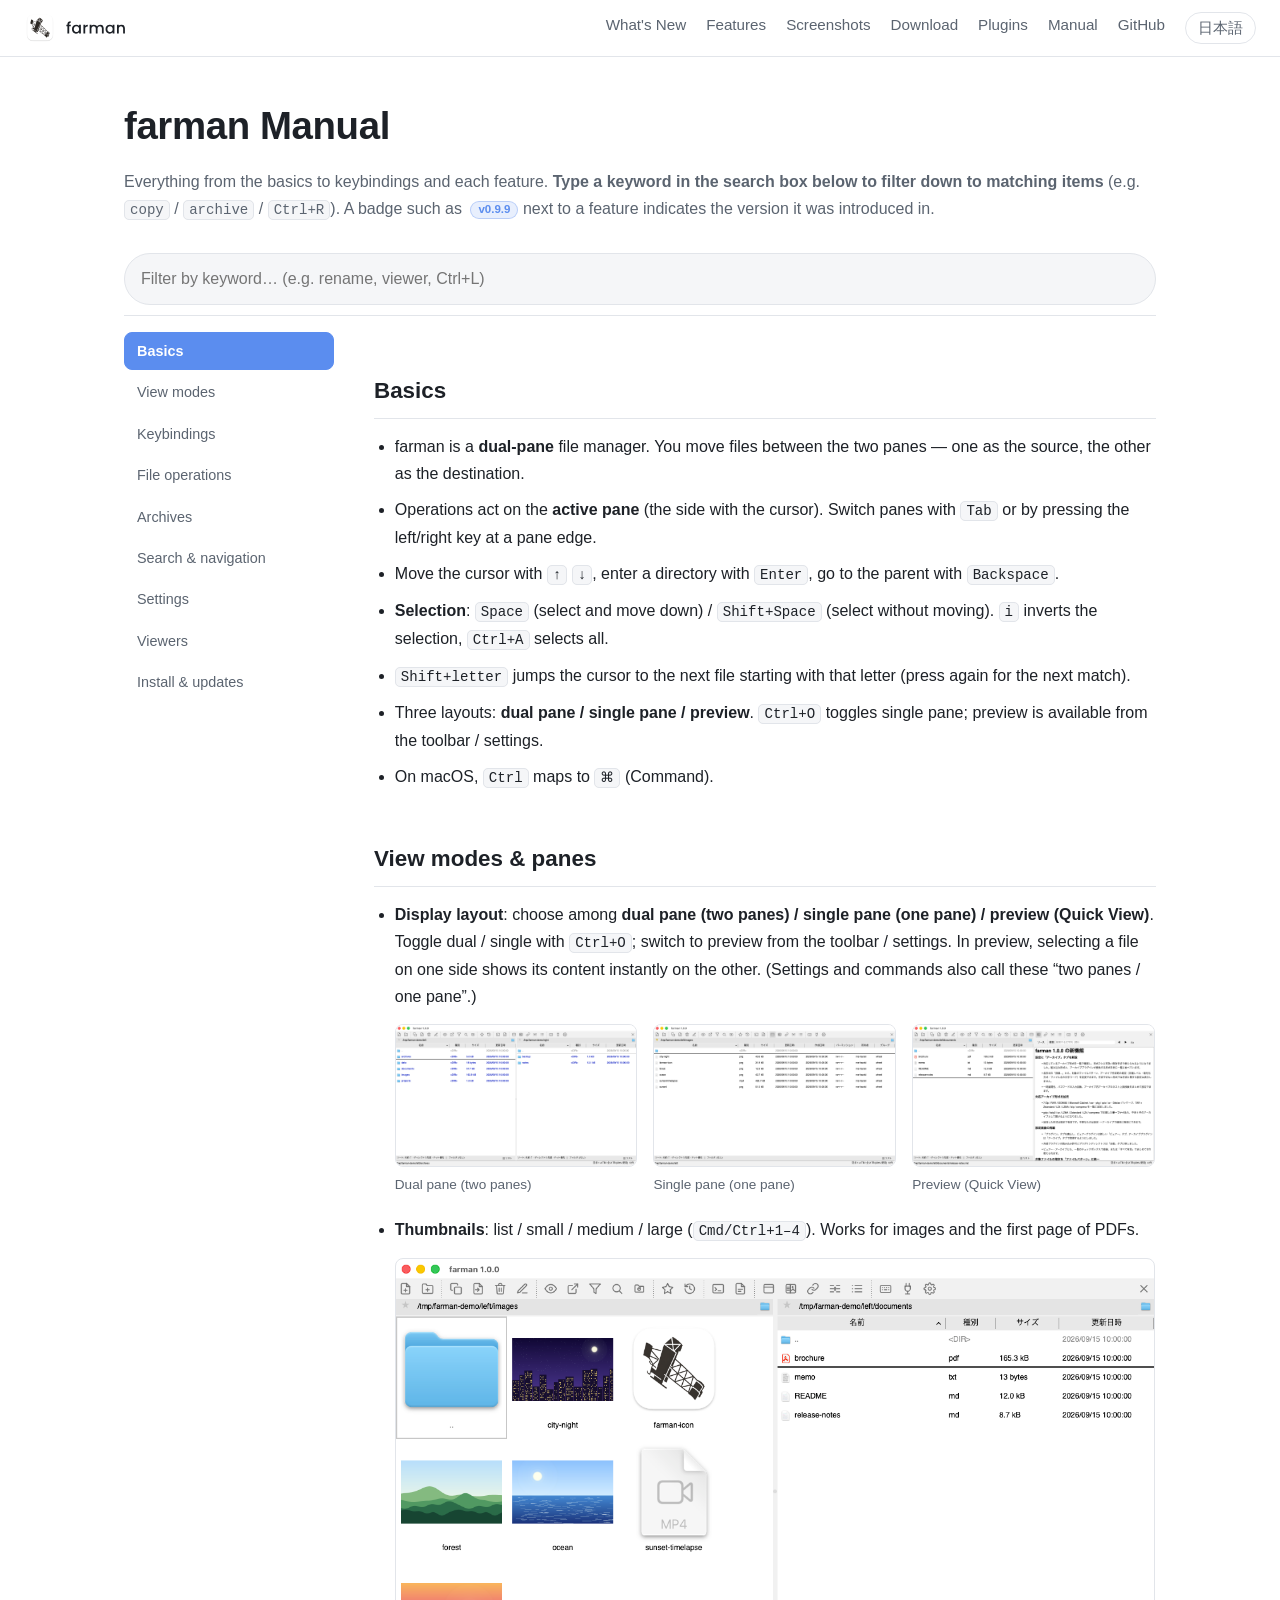
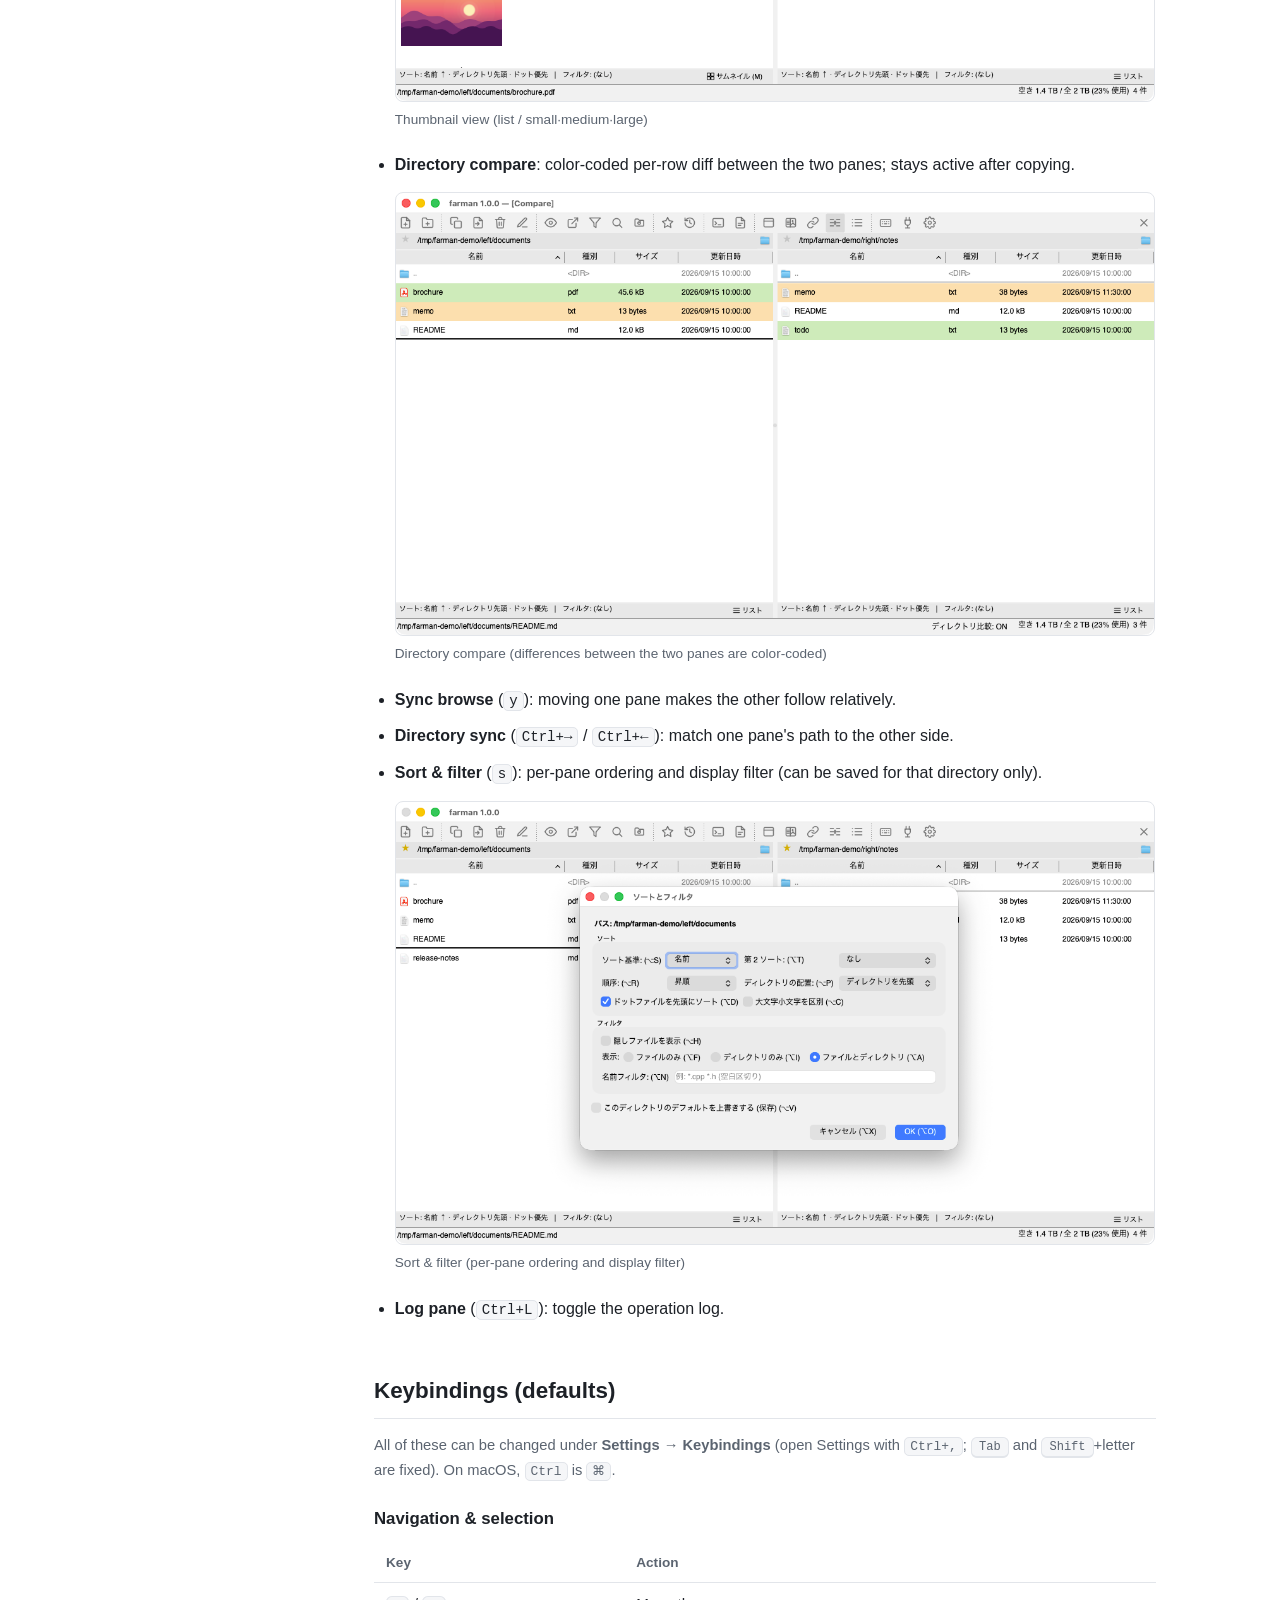
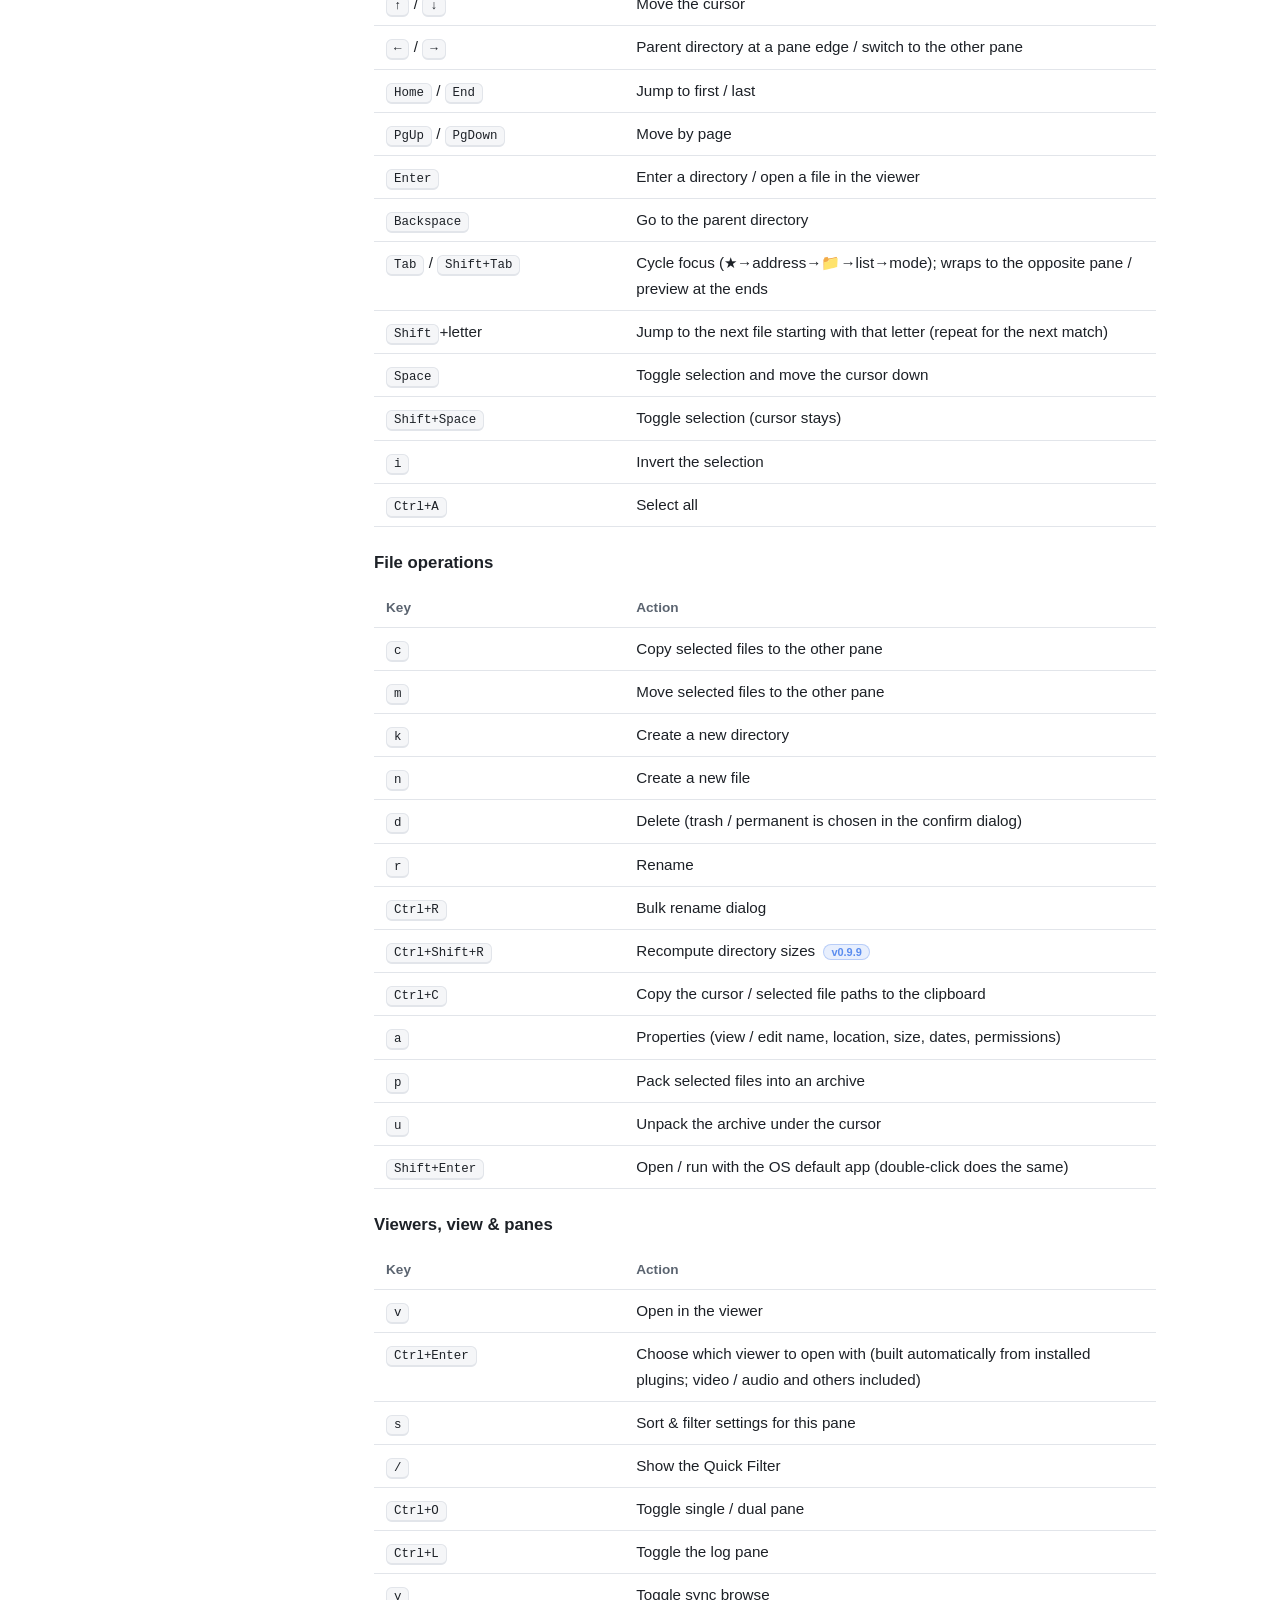
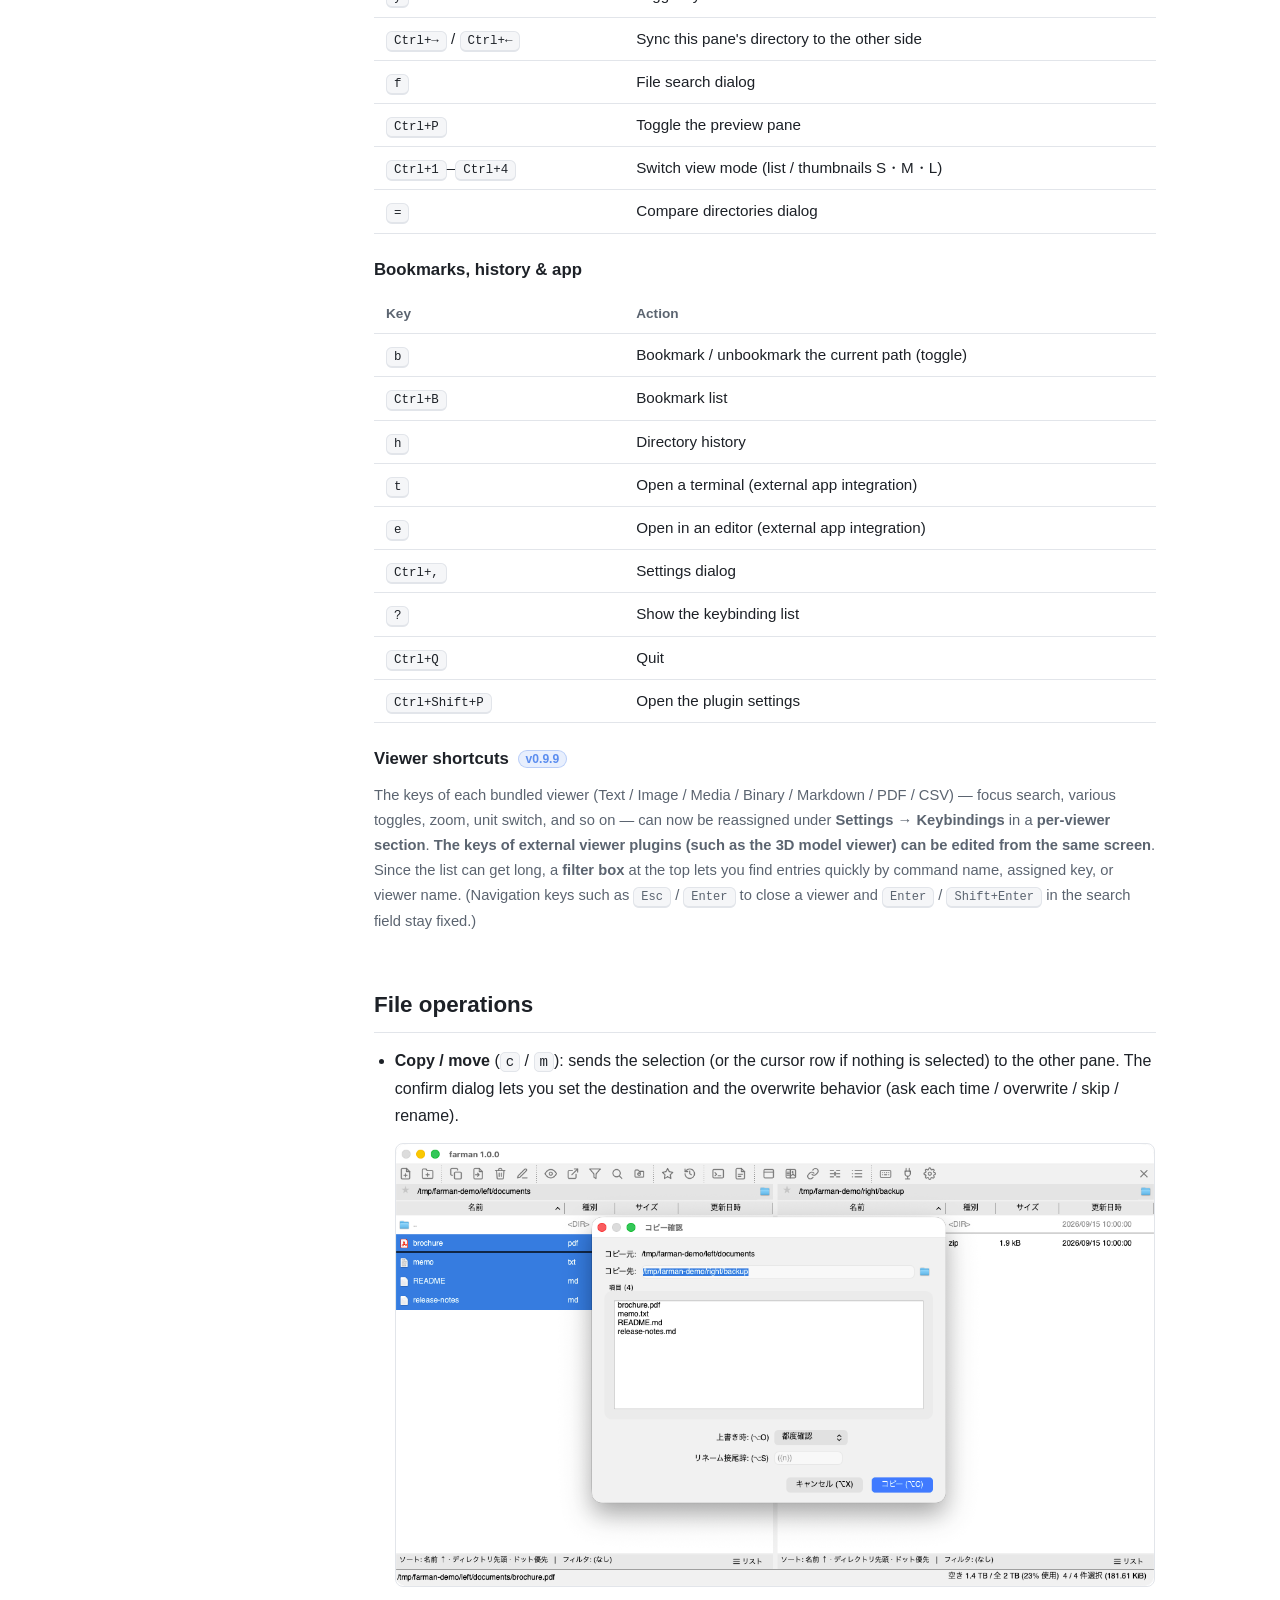
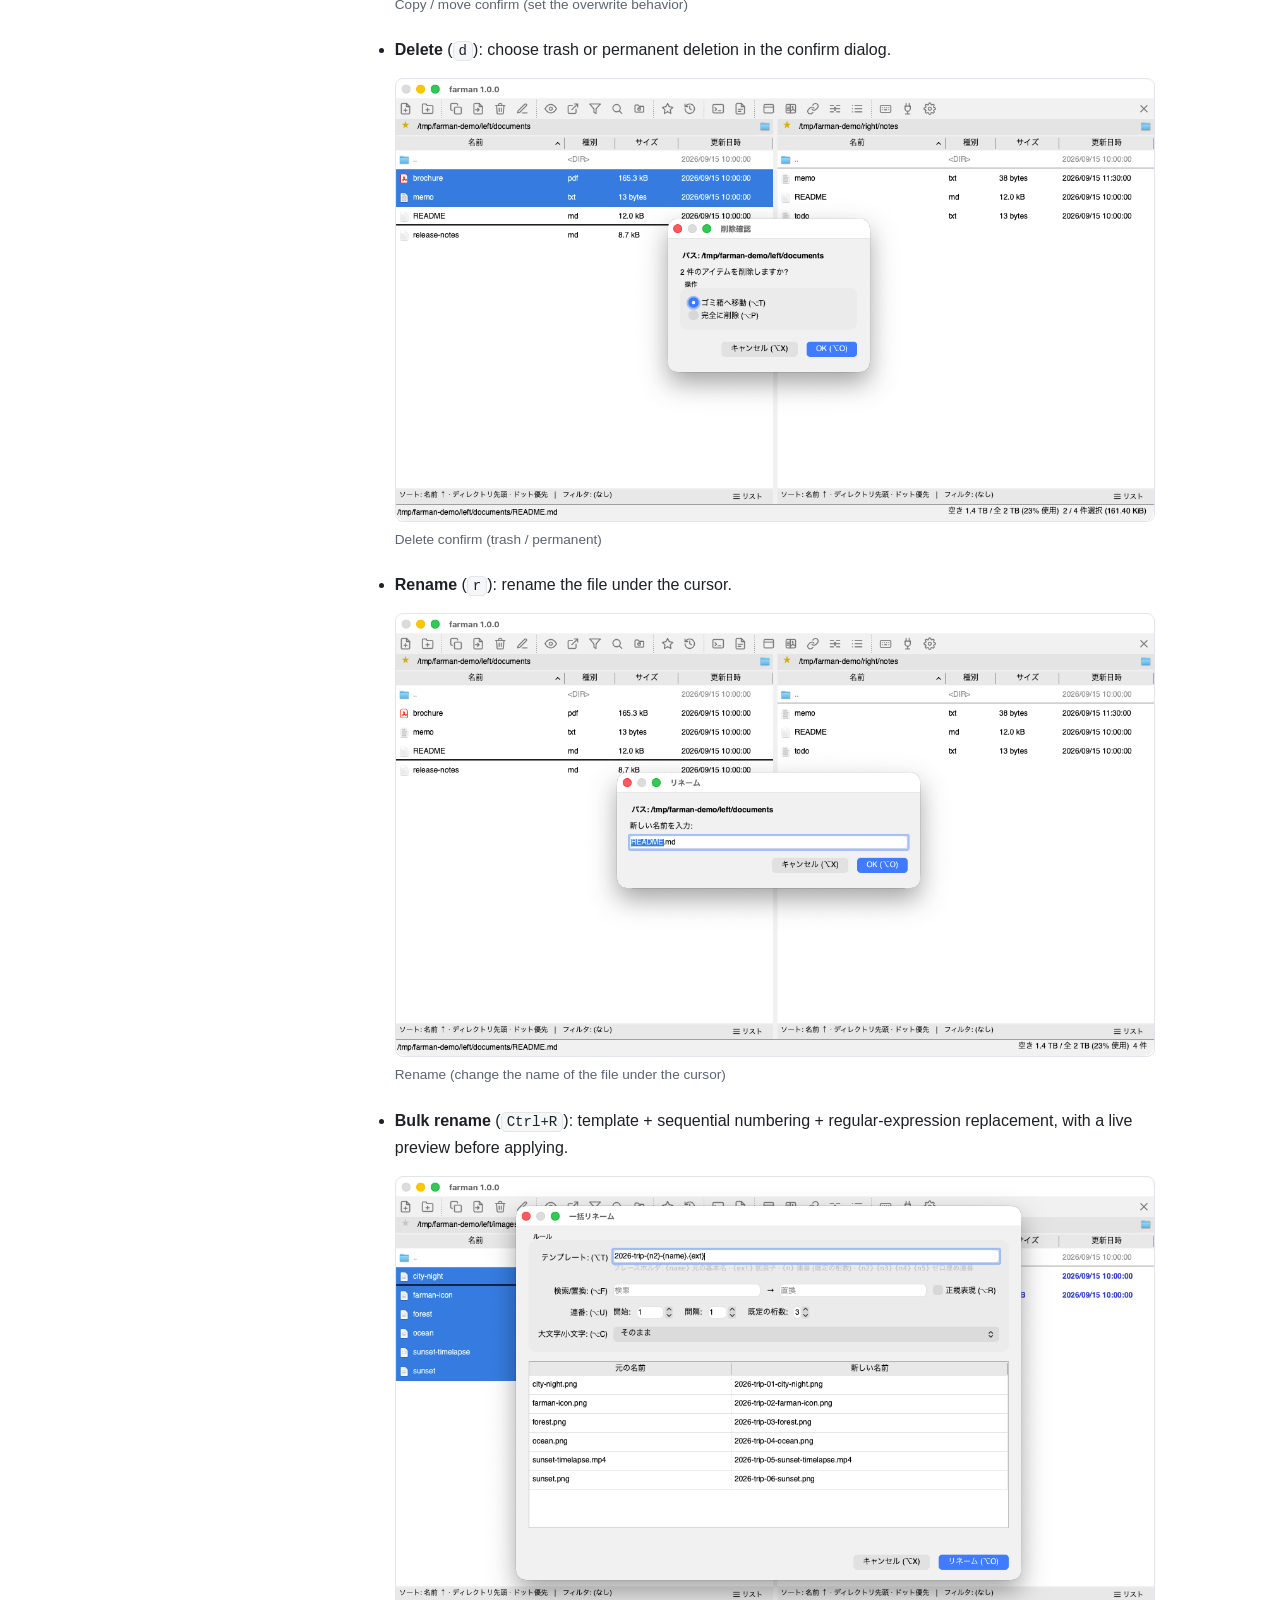
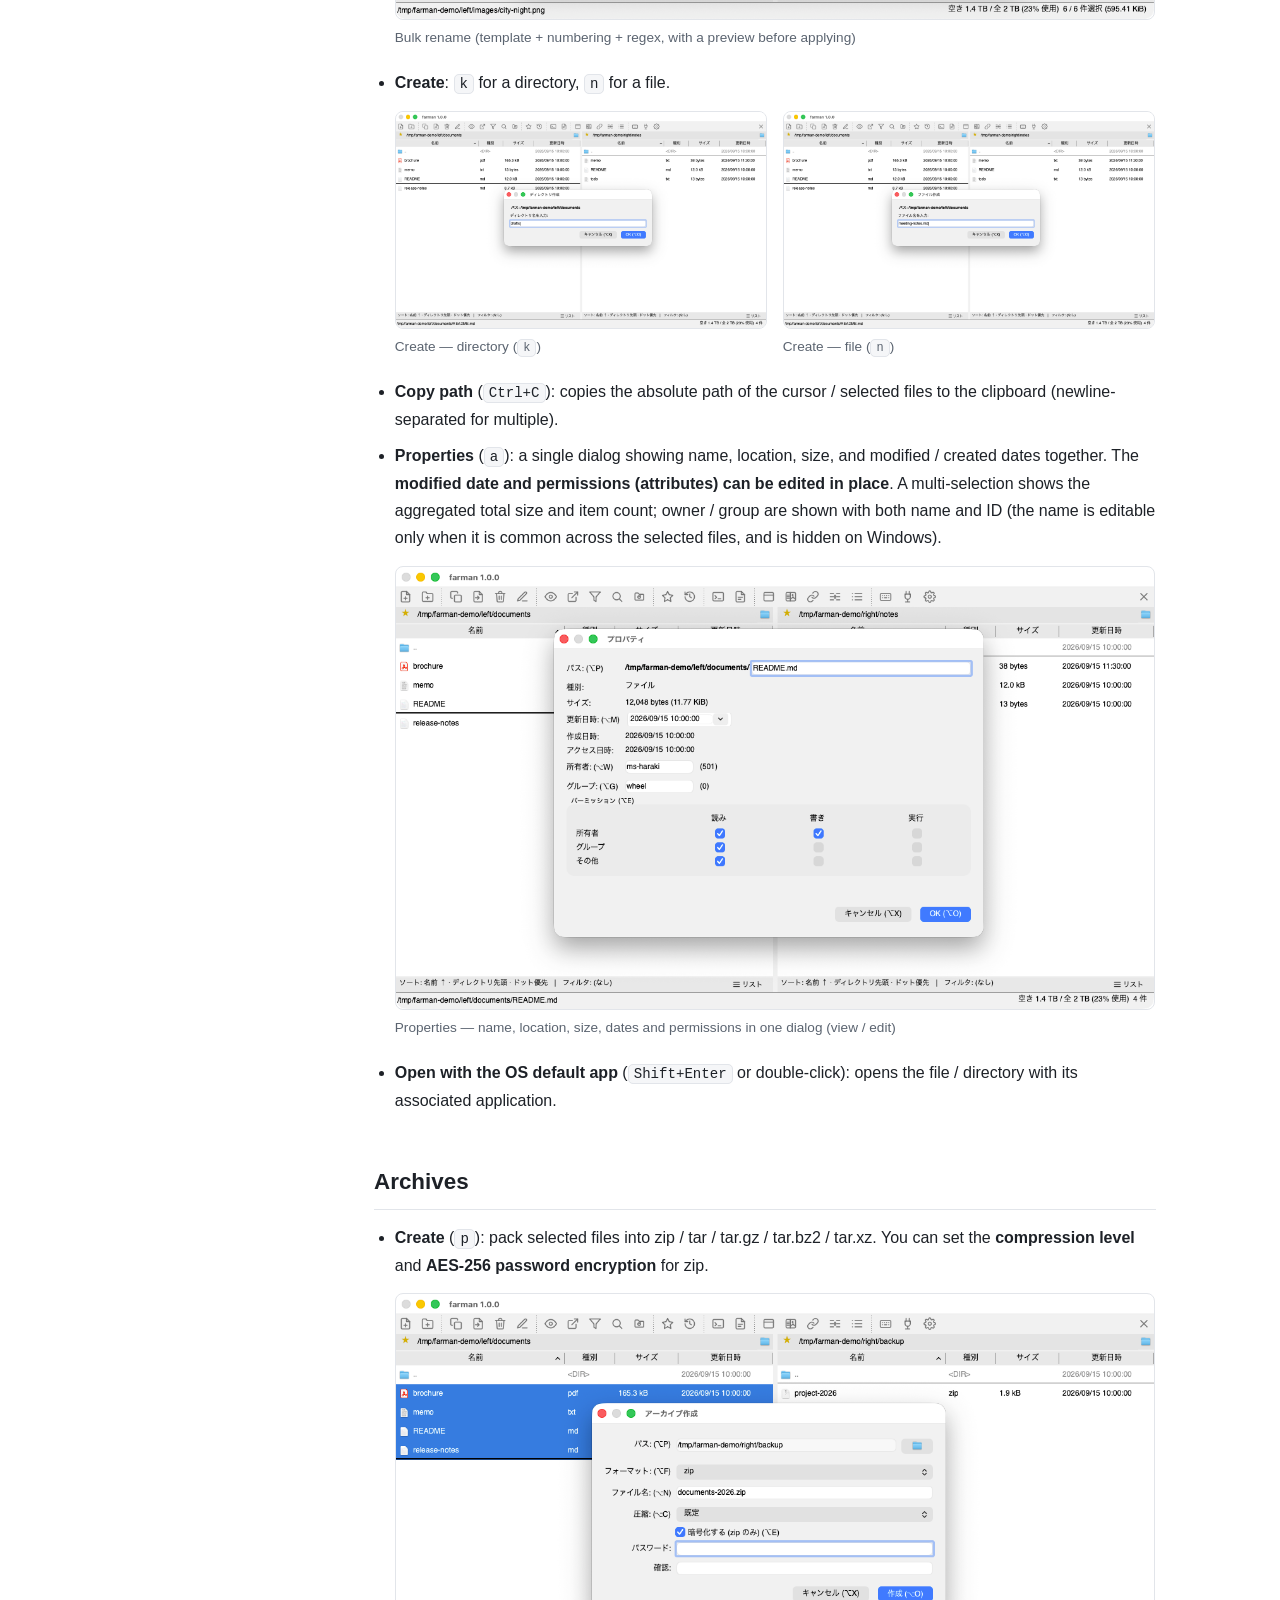
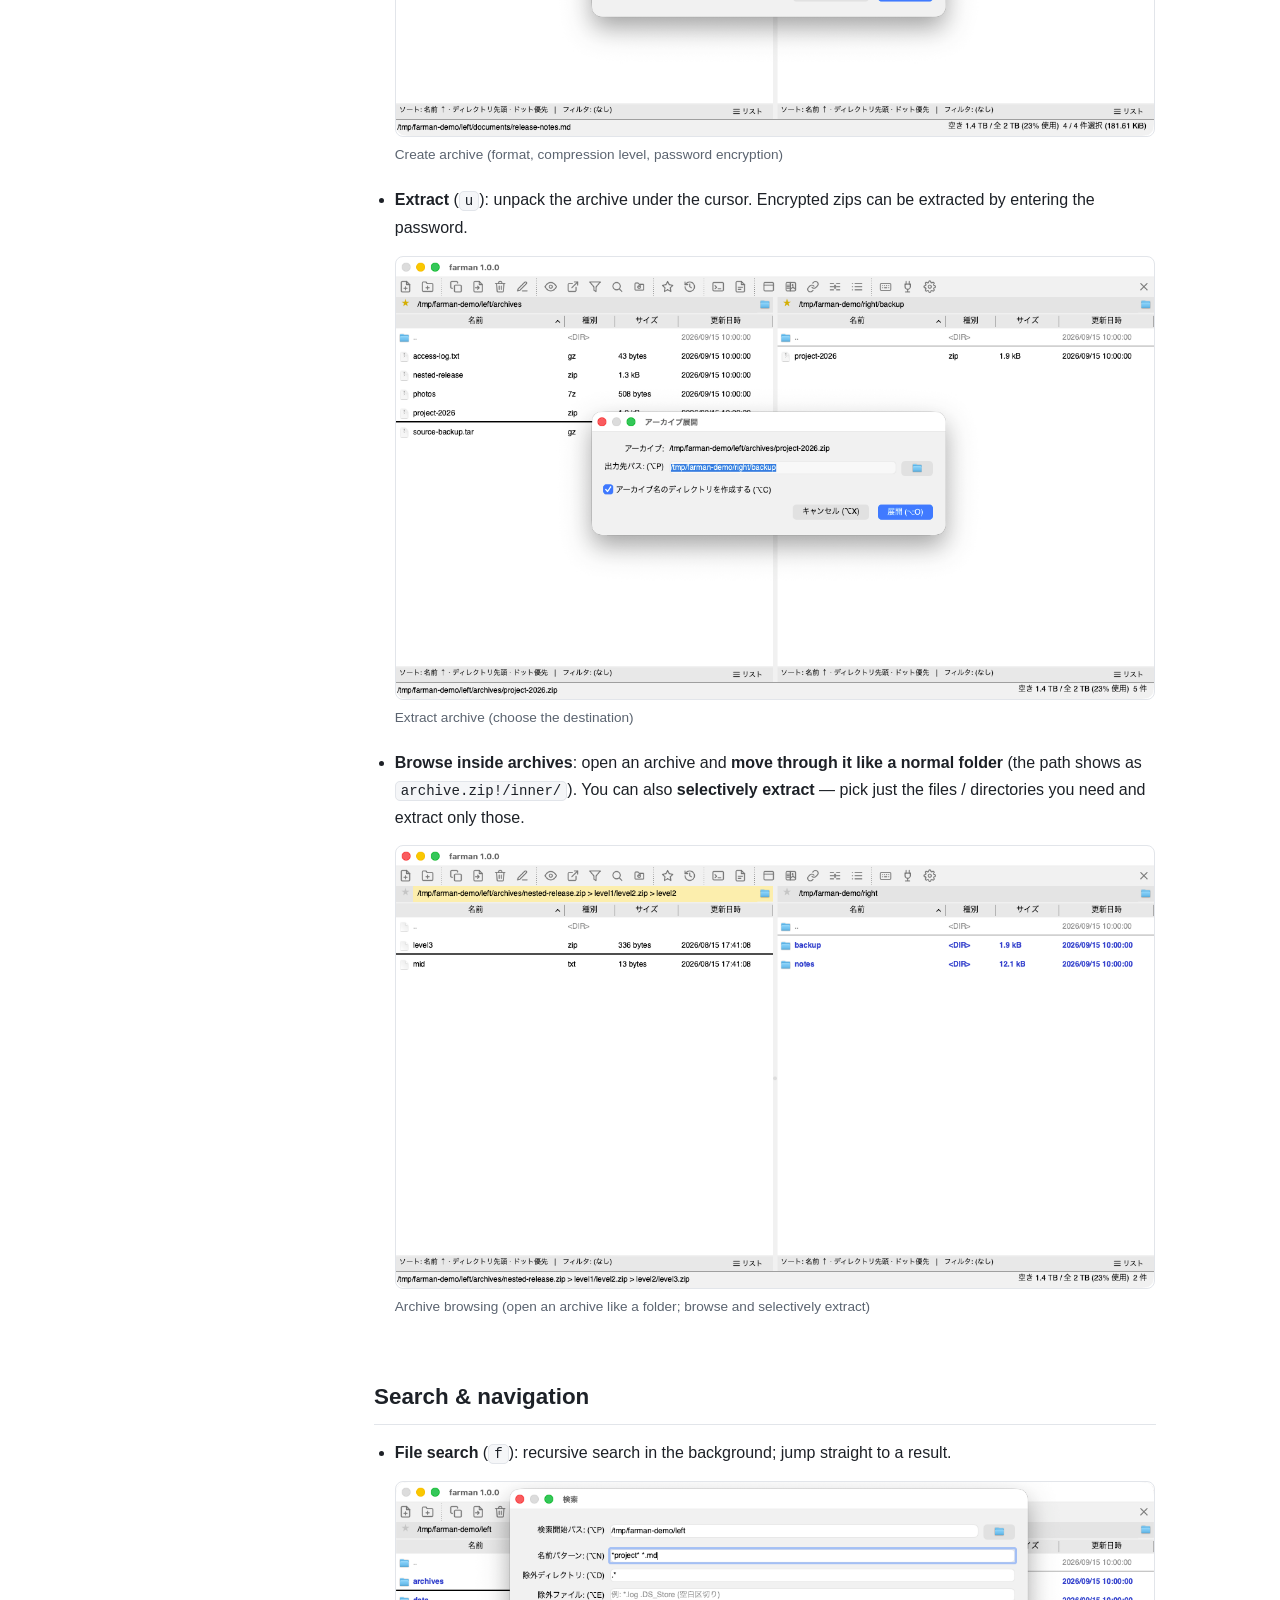
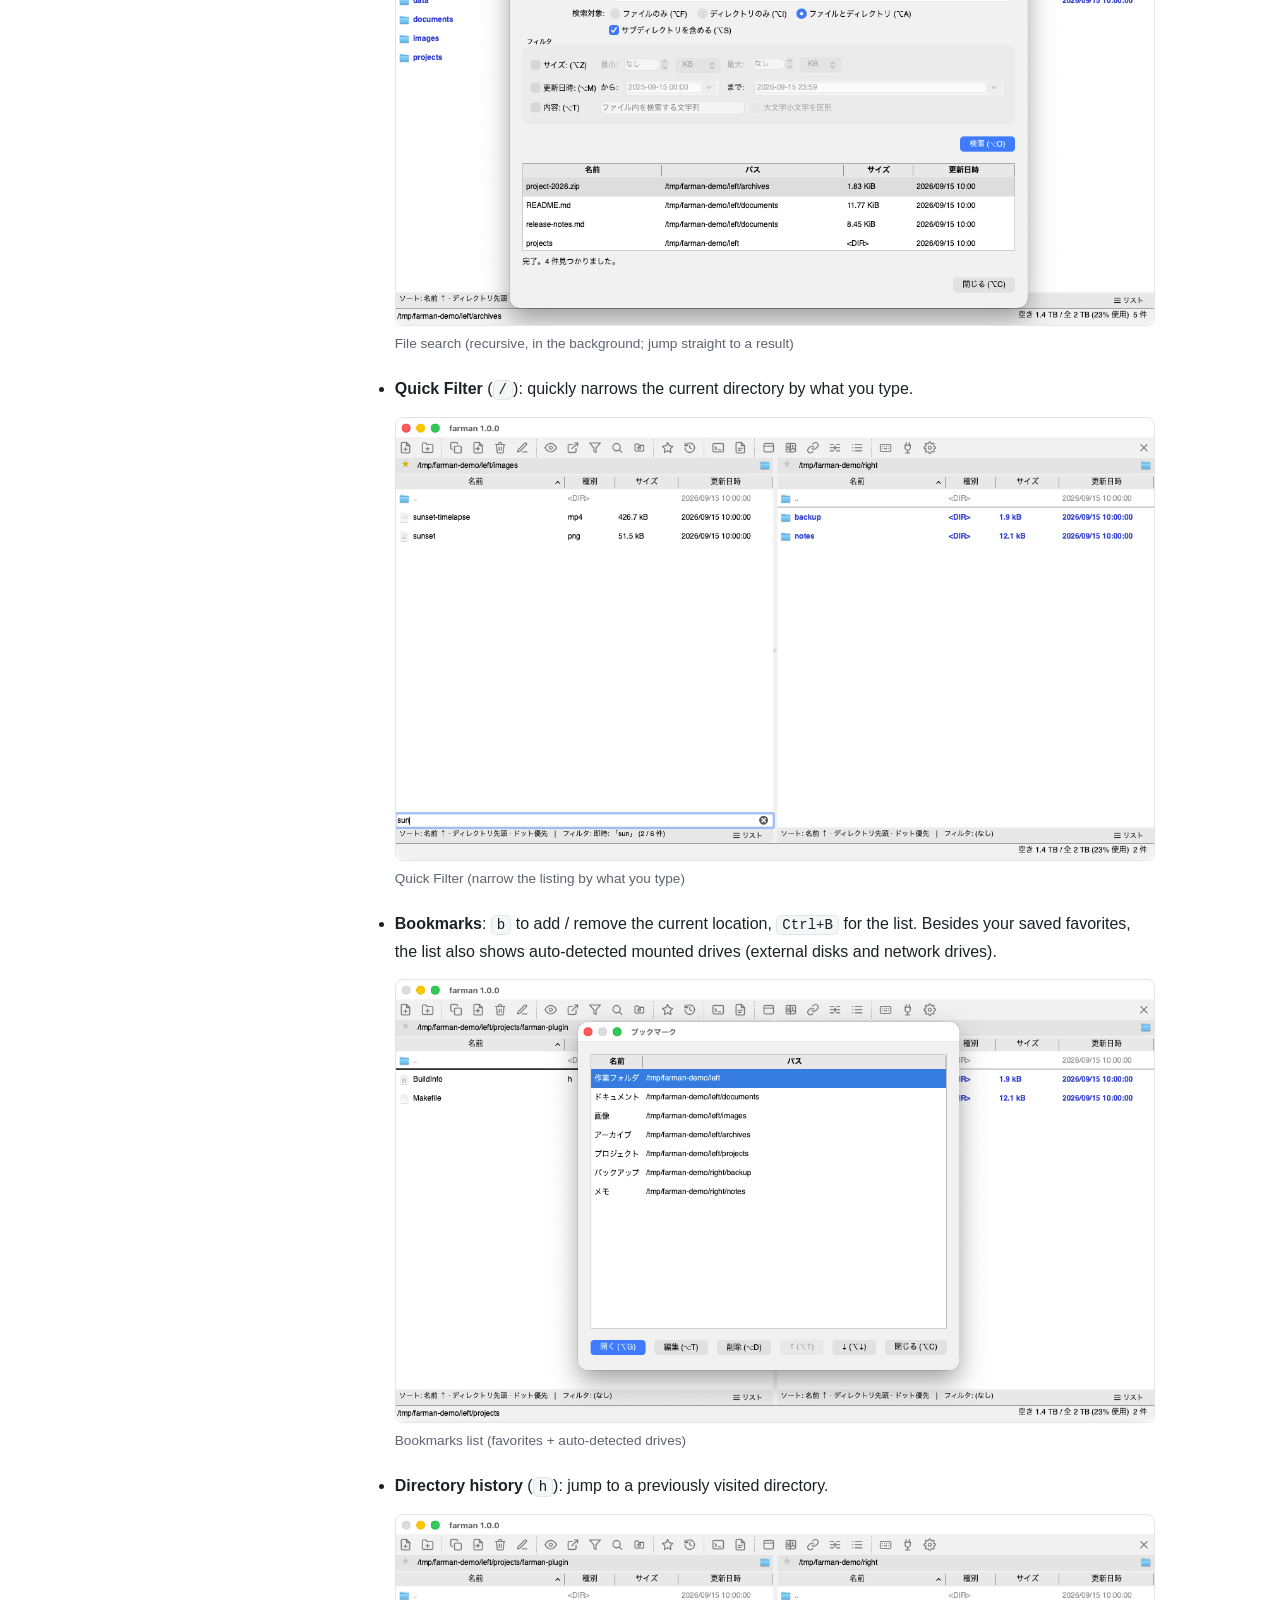
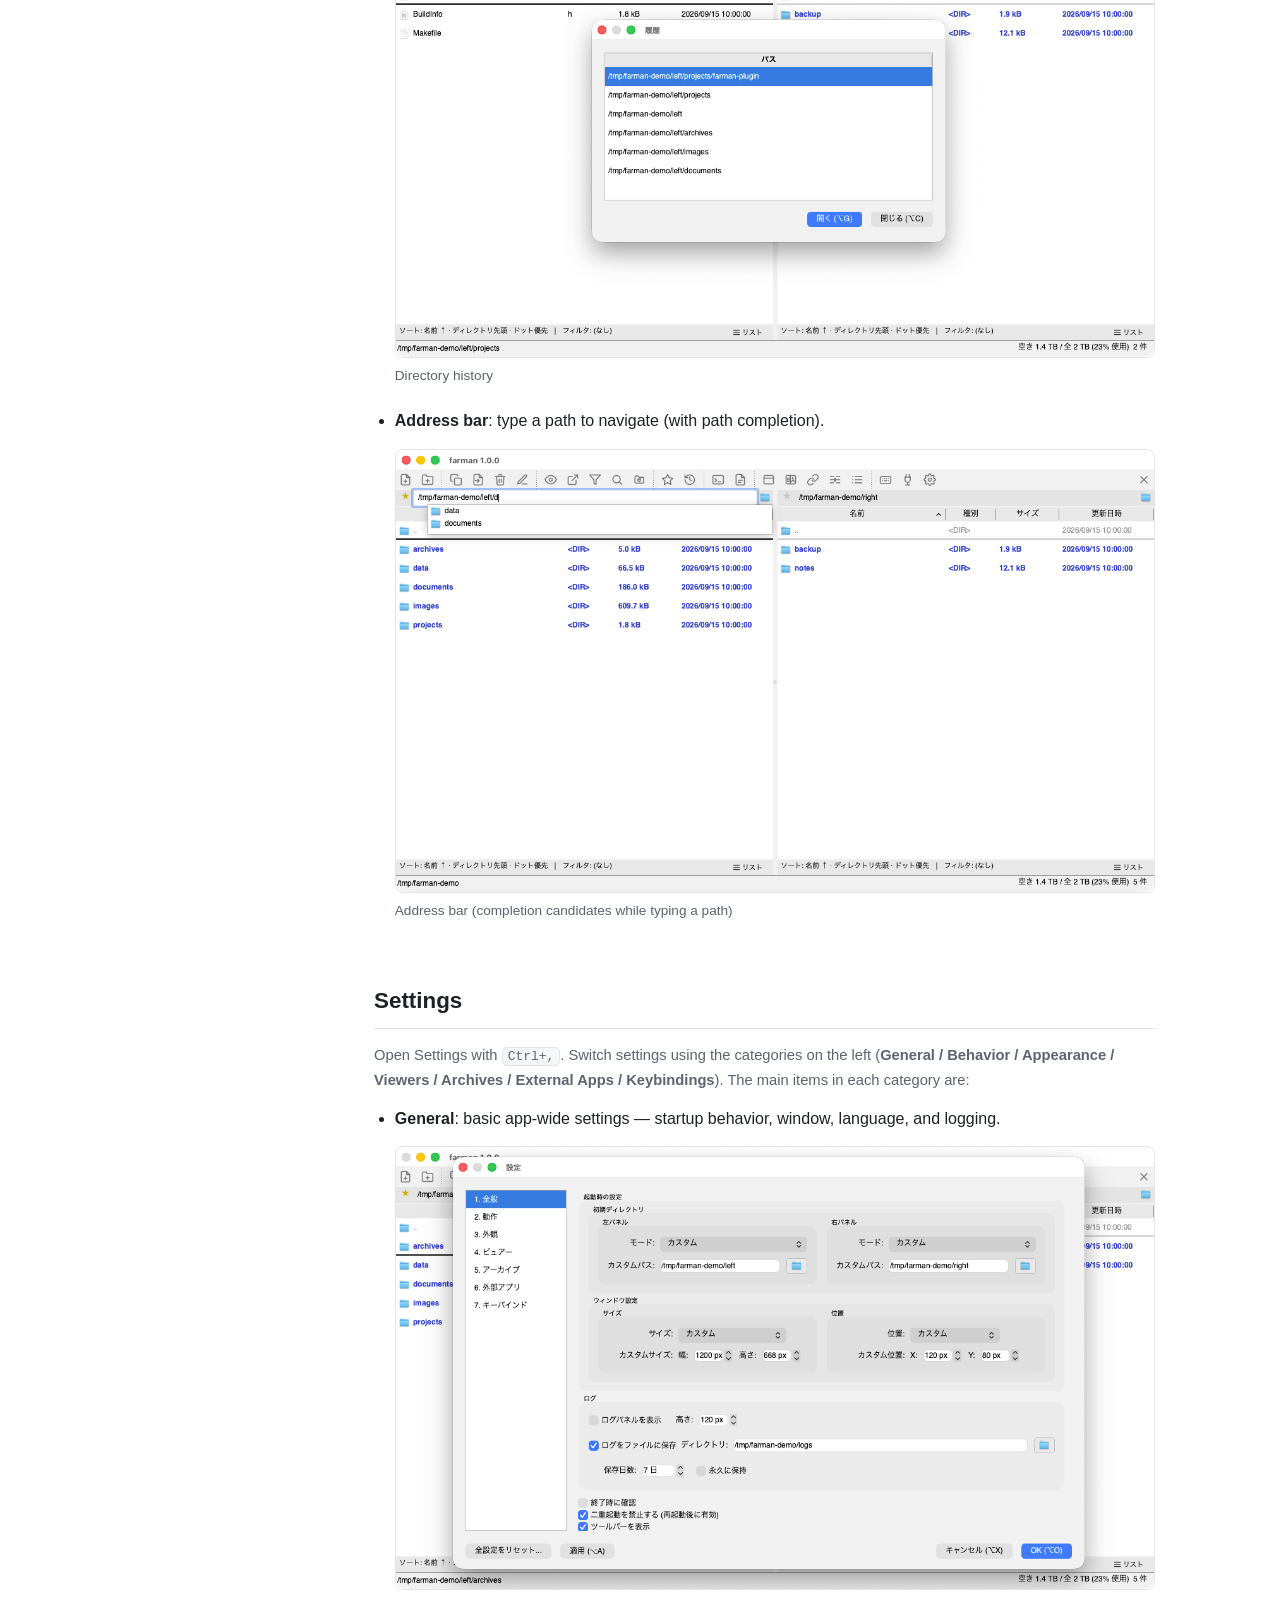
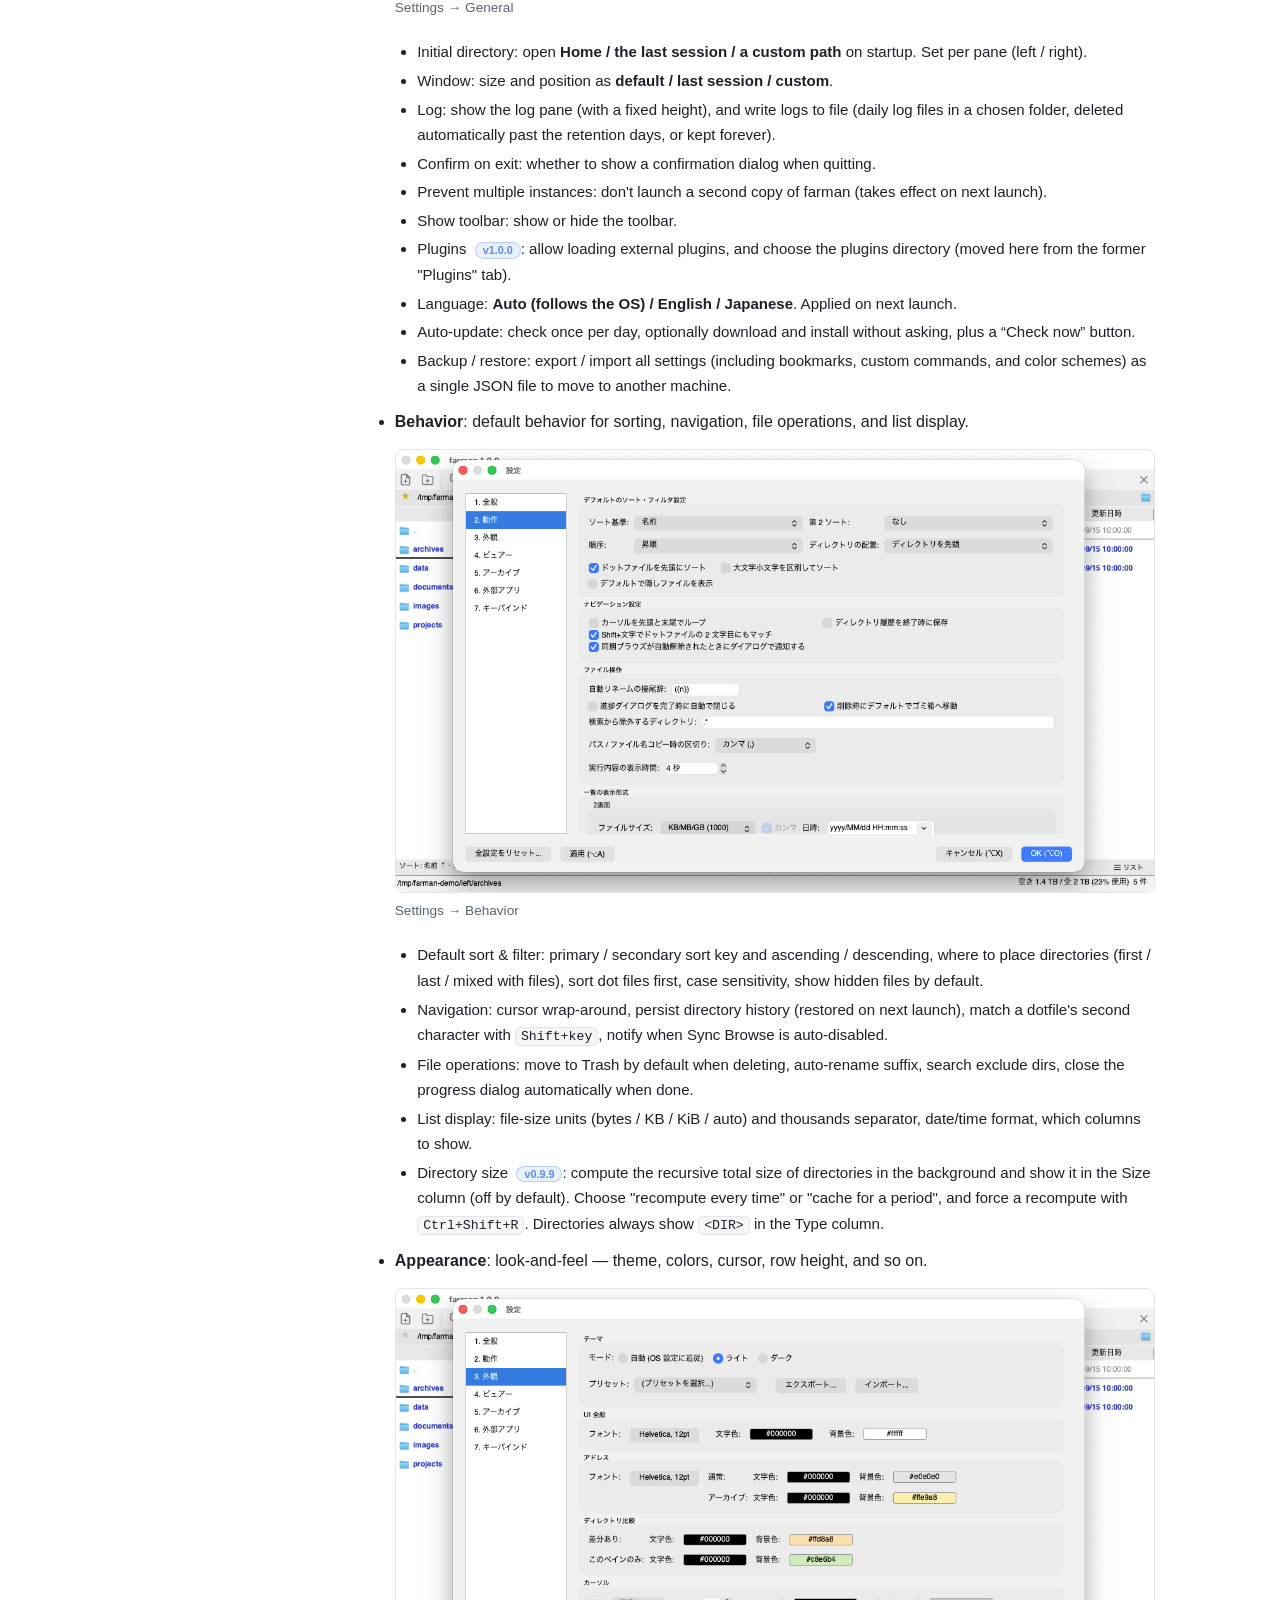
<file: docs/en/manual/index.html>
<!DOCTYPE html>
<html lang="en">
<head>
  <meta charset="UTF-8" />
  <meta name="viewport" content="width=device-width, initial-scale=1.0" />
  <title>farman Manual — usage &amp; keybindings</title>
  <meta name="description" content="farman user manual: basics, keybindings reference, file operations, archives, viewers, search and settings. Filter the page by keyword." />

  <meta property="og:title" content="farman Manual" />
  <meta property="og:description" content="farman usage and keybindings. Filter the page by keyword." />
  <meta property="og:type" content="website" />
  <meta property="og:image" content="https://farman.mashsoft.co.jp/ogp-en.png" />
  <meta property="og:image:width" content="1200" />
  <meta property="og:image:height" content="630" />
  <meta property="og:image:alt" content="farman manual" />
  <meta property="og:url" content="https://farman.mashsoft.co.jp/en/manual/" />
  <meta property="og:site_name" content="farman" />
  <meta property="og:locale" content="en_US" />
  <meta name="twitter:card" content="summary_large_image" />

  <link rel="icon" type="image/png" href="../../farman-icon.png" />
  <link rel="stylesheet" href="../../style.css" />
  <style>
    /* Screenshots embedded in the manual body. Slight zoom on hover, click to
       enlarge (reusing the site.js lightbox). */
    .doc-figure { margin: 14px 0 20px; max-width: 760px; }
    .doc-figure img { width: 100%; height: auto; display: block;
      border: 1px solid var(--border); border-radius: 8px;
      cursor: zoom-in; transition: transform .18s ease, box-shadow .18s ease;
      transform-origin: center; }
    .doc-figure img:hover { transform: scale(1.02);
      box-shadow: 0 2px 6px rgba(0,0,0,.10), 0 12px 28px rgba(0,0,0,.12); }
    .doc-figure figcaption { font-size: .85em; color: var(--fg-muted); margin-top: 6px; }
    /* Place screenshots side by side (e.g. create directory / file) */
    .doc-figure-row { display: flex; flex-wrap: wrap; gap: 16px; max-width: 760px; margin: 14px 0 20px; }
    .doc-figure-row .doc-figure { flex: 1 1 0; min-width: 240px; margin: 0; max-width: none; }
    /* Per-viewer block: description + screenshot */
    .viewer-block { margin: 22px 0; }
    .viewer-block h3 { margin: 0 0 6px; font-size: 1.05em; }
    .viewer-block .viewer-meta { margin: 2px 0; font-size: .92em; }
    .viewer-block .doc-figure { margin-top: 10px; }
    /* Per-item bullets under each settings category (below the overview + screenshot) */
    .settings-detail { margin: 8px 0 6px; padding-left: 1.4em; list-style: disc; }
    .settings-detail li { margin: 3px 0; font-size: .94em; }
    /* Badge showing the version a feature was added in */
    .ver-tag { display: inline-block; font-size: .72em; font-weight: 700; line-height: 1;
      padding: 2px 7px; margin-left: 4px; border-radius: 999px; vertical-align: middle;
      white-space: nowrap; color: var(--accent);
      background: color-mix(in srgb, var(--accent) 14%, transparent);
      border: 1px solid color-mix(in srgb, var(--accent) 34%, transparent); }
  </style>
</head>
<body>
  <!-- ===== Header ===== -->
  <header class="site-header">
    <a class="brand" aria-label="farman" href="../">
      <img src="../../farman-icon.png" alt="" width="32" height="32" />
      <svg class="brand-wordmark" viewBox="0 0 3820 1400" fill="currentColor" aria-hidden="true"><g transform="translate(0 1050) scale(1 -1)"><path transform="translate(0 0)" d="M306 458H204V0H89V458H24V551H89V590Q89 685 139.5 728.5Q190 772 298 772V677Q246 677 225.0 657.5Q204 638 204 590V551H306Z"/><path transform="translate(344 0)" d="M297 560Q362 560 410.5 534.5Q459 509 488 471V551H603V0H488V82Q459 43 409.0 17.0Q359 -9 295 -9Q224 -9 165.0 27.5Q106 64 71.5 129.5Q37 195 37 278Q37 361 71.5 425.0Q106 489 165.5 524.5Q225 560 297 560ZM321 461Q277 461 239.0 439.5Q201 418 177.5 376.5Q154 335 154 278Q154 221 177.5 178.0Q201 135 239.5 112.5Q278 90 321 90Q365 90 403.0 112.0Q441 134 464.5 176.5Q488 219 488 276Q488 333 464.5 375.0Q441 417 403.0 439.0Q365 461 321 461Z"/><path transform="translate(1034 0)" d="M354 560V442H325Q258 442 223.5 408.0Q189 374 189 290V0H75V551H189V471Q214 513 255.5 536.5Q297 560 354 560Z"/><path transform="translate(1430 0)" d="M969 325V0H856V308Q856 382 819.0 421.5Q782 461 718 461Q654 461 616.5 421.5Q579 382 579 308V0H466V308Q466 382 429.0 421.5Q392 461 328 461Q264 461 226.5 421.5Q189 382 189 308V0H75V551H189V488Q217 522 260.0 541.0Q303 560 352 560Q418 560 470.0 532.0Q522 504 550 451Q575 501 628.0 530.5Q681 560 742 560Q807 560 858.5 533.0Q910 506 939.5 453.0Q969 400 969 325Z"/><path transform="translate(2481 0)" d="M297 560Q362 560 410.5 534.5Q459 509 488 471V551H603V0H488V82Q459 43 409.0 17.0Q359 -9 295 -9Q224 -9 165.0 27.5Q106 64 71.5 129.5Q37 195 37 278Q37 361 71.5 425.0Q106 489 165.5 524.5Q225 560 297 560ZM321 461Q277 461 239.0 439.5Q201 418 177.5 376.5Q154 335 154 278Q154 221 177.5 178.0Q201 135 239.5 112.5Q278 90 321 90Q365 90 403.0 112.0Q441 134 464.5 176.5Q488 219 488 276Q488 333 464.5 375.0Q441 417 403.0 439.0Q365 461 321 461Z"/><path transform="translate(3171 0)" d="M579 325V0H466V308Q466 382 429.0 421.5Q392 461 328 461Q264 461 226.5 421.5Q189 382 189 308V0H75V551H189V488Q217 522 260.5 541.0Q304 560 353 560Q418 560 469.5 533.0Q521 506 550.0 453.0Q579 400 579 325Z"/></g></svg>
    </a>
    <nav class="nav">
      <a href="../#whatsnew">What's New</a>
      <a href="../#features">Features</a>
      <a href="../#screenshots">Screenshots</a>
      <a href="../#download">Download</a>
      <a href="../plugins/">Plugins</a>
      <a href="../manual/">Manual</a>
      <a href="https://github.com/mashsoft-jp/farman" rel="noopener">GitHub</a>
      <a class="lang-switch" href="../../manual/">日本語</a>
    </nav>
  </header>

  <!-- ===== Manual ===== -->
  <main class="manual">
    <h1>farman Manual</h1>
    <p class="manual-lead">
      Everything from the basics to keybindings and each feature.
      <strong>Type a keyword in the search box below to filter down to matching items</strong>
      (e.g. <code>copy</code> / <code>archive</code> / <code>Ctrl+R</code>).
      A badge such as <span class="ver-tag">v0.9.9</span> next to a feature indicates the version it was introduced in.
    </p>

    <div class="manual-search">
      <input id="manual-q" type="search" placeholder="Filter by keyword… (e.g. rename, viewer, Ctrl+L)"
             autocomplete="off" aria-label="Filter the manual" />
      <button id="manual-q-clear" type="button" aria-label="Clear" hidden>×</button>
    </div>
    <p id="manual-noresults" class="manual-noresults" hidden>No items match "<span></span>".</p>

    <div class="manual-body">
    <!-- TOC -->
    <nav class="manual-toc" id="manual-toc" aria-label="Contents">
      <a href="#basics">Basics</a>
      <a href="#layout">View modes</a>
      <a href="#keybindings">Keybindings</a>
      <a href="#fileops">File operations</a>
      <a href="#archive">Archives</a>
      <a href="#search-nav">Search &amp; navigation</a>
      <a href="#settings">Settings</a>
      <a href="#viewers">Viewers</a>
      <a href="#install">Install &amp; updates</a>
    </nav>

    <div class="manual-content">
    <!-- Basics -->
    <section class="doc-section" id="basics">
      <h2>Basics</h2>
      <ul class="doc-list">
        <li class="f-item">farman is a <strong>dual-pane</strong> file manager. You move files between the two panes — one as the source, the other as the destination.</li>
        <li class="f-item">Operations act on the <strong>active pane</strong> (the side with the cursor). Switch panes with <code>Tab</code> or by pressing the left/right key at a pane edge.</li>
        <li class="f-item">Move the cursor with <code>↑</code> <code>↓</code>, enter a directory with <code>Enter</code>, go to the parent with <code>Backspace</code>.</li>
        <li class="f-item"><strong>Selection</strong>: <code>Space</code> (select and move down) / <code>Shift+Space</code> (select without moving). <code>i</code> inverts the selection, <code>Ctrl+A</code> selects all.</li>
        <li class="f-item"><code>Shift+letter</code> jumps the cursor to the next file starting with that letter (press again for the next match).</li>
        <li class="f-item">Three layouts: <strong>dual pane / single pane / preview</strong>. <code>Ctrl+O</code> toggles single pane; preview is available from the toolbar / settings.</li>
        <li class="f-item">On macOS, <code>Ctrl</code> maps to <code>⌘</code> (Command).</li>
      </ul>
    </section>

    <!-- View modes & panes -->
    <section class="doc-section" id="layout">
      <h2>View modes &amp; panes</h2>
      <ul class="doc-list">
        <li class="f-item"><strong>Display layout</strong>: choose among <strong>dual pane (two panes) / single pane (one pane) / preview (Quick View)</strong>. Toggle dual / single with <code>Ctrl+O</code>; switch to preview from the toolbar / settings. In preview, selecting a file on one side shows its content instantly on the other. (Settings and commands also call these “two panes / one pane”.)
          <div class="doc-figure-row">
            <figure class="doc-figure"><img src="../../screenshots/01-main-2pane.png" width="1200" height="700" alt="Dual pane (two panes)" loading="lazy" /><figcaption>Dual pane (two panes)</figcaption></figure>
            <figure class="doc-figure"><img src="../../screenshots/15-single-pane.png" width="1200" height="700" alt="Single pane (one pane)" loading="lazy" /><figcaption>Single pane (one pane)</figcaption></figure>
            <figure class="doc-figure"><img src="../../screenshots/34-preview-mode.png" width="1200" height="700" alt="Preview (Quick View)" loading="lazy" /><figcaption>Preview (Quick View)</figcaption></figure>
          </div></li>
        <li class="f-item"><strong>Thumbnails</strong>: list / small / medium / large (<code>Cmd/Ctrl+1–4</code>). Works for images and the first page of PDFs.
          <figure class="doc-figure"><img src="../../screenshots/14-thumbnail-view.png" width="1200" height="700" alt="Thumbnail view" loading="lazy" /><figcaption>Thumbnail view (list / small·medium·large)</figcaption></figure></li>
        <li class="f-item"><strong>Directory compare</strong>: color-coded per-row diff between the two panes; stays active after copying.
          <figure class="doc-figure"><img src="../../screenshots/03-directory-compare.png" width="1200" height="700" alt="Directory compare" loading="lazy" /><figcaption>Directory compare (differences between the two panes are color-coded)</figcaption></figure></li>
        <li class="f-item"><strong>Sync browse</strong> (<code>y</code>): moving one pane makes the other follow relatively.</li>
        <li class="f-item"><strong>Directory sync</strong> (<code>Ctrl+→</code> / <code>Ctrl+←</code>): match one pane's path to the other side.</li>
        <li class="f-item"><strong>Sort &amp; filter</strong> (<code>s</code>): per-pane ordering and display filter (can be saved for that directory only).
          <figure class="doc-figure"><img src="../../screenshots/24-sort-filter.png" width="1200" height="700" alt="Sort &amp; filter" loading="lazy" /><figcaption>Sort &amp; filter (per-pane ordering and display filter)</figcaption></figure></li>
        <li class="f-item"><strong>Log pane</strong> (<code>Ctrl+L</code>): toggle the operation log.</li>
      </ul>
    </section>

    <!-- Keybindings -->
    <section class="doc-section" id="keybindings">
      <h2>Keybindings (defaults)</h2>
      <p class="f-item doc-note">All of these can be changed under <strong>Settings → Keybindings</strong> (open Settings with <code>Ctrl+,</code>; <kbd>Tab</kbd> and <kbd>Shift</kbd>+letter are fixed). On macOS, <code>Ctrl</code> is <code>⌘</code>.</p>

      <h3 class="f-subhead">Navigation &amp; selection</h3>
      <table class="kb-table">
        <thead><tr><th>Key</th><th>Action</th></tr></thead>
        <tbody>
          <tr class="f-item"><td><kbd>↑</kbd> / <kbd>↓</kbd></td><td>Move the cursor</td></tr>
          <tr class="f-item"><td><kbd>←</kbd> / <kbd>→</kbd></td><td>Parent directory at a pane edge / switch to the other pane</td></tr>
          <tr class="f-item"><td><kbd>Home</kbd> / <kbd>End</kbd></td><td>Jump to first / last</td></tr>
          <tr class="f-item"><td><kbd>PgUp</kbd> / <kbd>PgDown</kbd></td><td>Move by page</td></tr>
          <tr class="f-item"><td><kbd>Enter</kbd></td><td>Enter a directory / open a file in the viewer</td></tr>
          <tr class="f-item"><td><kbd>Backspace</kbd></td><td>Go to the parent directory</td></tr>
          <tr class="f-item"><td><kbd>Tab</kbd> / <kbd>Shift+Tab</kbd></td><td>Cycle focus (★→address→📁→list→mode); wraps to the opposite pane / preview at the ends</td></tr>
          <tr class="f-item"><td><kbd>Shift</kbd>+letter</td><td>Jump to the next file starting with that letter (repeat for the next match)</td></tr>
          <tr class="f-item"><td><kbd>Space</kbd></td><td>Toggle selection and move the cursor down</td></tr>
          <tr class="f-item"><td><kbd>Shift+Space</kbd></td><td>Toggle selection (cursor stays)</td></tr>
          <tr class="f-item"><td><kbd>i</kbd></td><td>Invert the selection</td></tr>
          <tr class="f-item"><td><kbd>Ctrl+A</kbd></td><td>Select all</td></tr>
        </tbody>
      </table>

      <h3 class="f-subhead">File operations</h3>
      <table class="kb-table">
        <thead><tr><th>Key</th><th>Action</th></tr></thead>
        <tbody>
          <tr class="f-item"><td><kbd>c</kbd></td><td>Copy selected files to the other pane</td></tr>
          <tr class="f-item"><td><kbd>m</kbd></td><td>Move selected files to the other pane</td></tr>
          <tr class="f-item"><td><kbd>k</kbd></td><td>Create a new directory</td></tr>
          <tr class="f-item"><td><kbd>n</kbd></td><td>Create a new file</td></tr>
          <tr class="f-item"><td><kbd>d</kbd></td><td>Delete (trash / permanent is chosen in the confirm dialog)</td></tr>
          <tr class="f-item"><td><kbd>r</kbd></td><td>Rename</td></tr>
          <tr class="f-item"><td><kbd>Ctrl+R</kbd></td><td>Bulk rename dialog</td></tr>
          <tr class="f-item"><td><kbd>Ctrl+Shift+R</kbd></td><td>Recompute directory sizes <span class="ver-tag">v0.9.9</span></td></tr>
          <tr class="f-item"><td><kbd>Ctrl+C</kbd></td><td>Copy the cursor / selected file paths to the clipboard</td></tr>
          <tr class="f-item"><td><kbd>a</kbd></td><td>Properties (view / edit name, location, size, dates, permissions)</td></tr>
          <tr class="f-item"><td><kbd>p</kbd></td><td>Pack selected files into an archive</td></tr>
          <tr class="f-item"><td><kbd>u</kbd></td><td>Unpack the archive under the cursor</td></tr>
          <tr class="f-item"><td><kbd>Shift+Enter</kbd></td><td>Open / run with the OS default app (double-click does the same)</td></tr>
        </tbody>
      </table>

      <h3 class="f-subhead">Viewers, view &amp; panes</h3>
      <table class="kb-table">
        <thead><tr><th>Key</th><th>Action</th></tr></thead>
        <tbody>
          <tr class="f-item"><td><kbd>v</kbd></td><td>Open in the viewer</td></tr>
          <tr class="f-item"><td><kbd>Ctrl+Enter</kbd></td><td>Choose which viewer to open with (built automatically from installed plugins; video / audio and others included)</td></tr>
          <tr class="f-item"><td><kbd>s</kbd></td><td>Sort &amp; filter settings for this pane</td></tr>
          <tr class="f-item"><td><kbd>/</kbd></td><td>Show the Quick Filter</td></tr>
          <tr class="f-item"><td><kbd>Ctrl+O</kbd></td><td>Toggle single / dual pane</td></tr>
          <tr class="f-item"><td><kbd>Ctrl+L</kbd></td><td>Toggle the log pane</td></tr>
          <tr class="f-item"><td><kbd>y</kbd></td><td>Toggle sync browse</td></tr>
          <tr class="f-item"><td><kbd>Ctrl+→</kbd> / <kbd>Ctrl+←</kbd></td><td>Sync this pane's directory to the other side</td></tr>
          <tr class="f-item"><td><kbd>f</kbd></td><td>File search dialog</td></tr>
          <tr class="f-item"><td><kbd>Ctrl+P</kbd></td><td>Toggle the preview pane</td></tr>
          <tr class="f-item"><td><kbd>Ctrl+1</kbd>–<kbd>Ctrl+4</kbd></td><td>Switch view mode (list / thumbnails S・M・L)</td></tr>
          <tr class="f-item"><td><kbd>=</kbd></td><td>Compare directories dialog</td></tr>
        </tbody>
      </table>

      <h3 class="f-subhead">Bookmarks, history &amp; app</h3>
      <table class="kb-table">
        <thead><tr><th>Key</th><th>Action</th></tr></thead>
        <tbody>
          <tr class="f-item"><td><kbd>b</kbd></td><td>Bookmark / unbookmark the current path (toggle)</td></tr>
          <tr class="f-item"><td><kbd>Ctrl+B</kbd></td><td>Bookmark list</td></tr>
          <tr class="f-item"><td><kbd>h</kbd></td><td>Directory history</td></tr>
          <tr class="f-item"><td><kbd>t</kbd></td><td>Open a terminal (external app integration)</td></tr>
          <tr class="f-item"><td><kbd>e</kbd></td><td>Open in an editor (external app integration)</td></tr>
          <tr class="f-item"><td><kbd>Ctrl+,</kbd></td><td>Settings dialog</td></tr>
          <tr class="f-item"><td><kbd>?</kbd></td><td>Show the keybinding list</td></tr>
          <tr class="f-item"><td><kbd>Ctrl+Q</kbd></td><td>Quit</td></tr>
          <tr class="f-item"><td><kbd>Ctrl+Shift+P</kbd></td><td>Open the plugin settings</td></tr>
        </tbody>
      </table>

      <h3 class="f-subhead">Viewer shortcuts <span class="ver-tag">v0.9.9</span></h3>
      <p class="f-item doc-note">The keys of each bundled viewer (Text / Image / Media / Binary / Markdown / PDF / CSV) — focus search, various toggles, zoom, unit switch, and so on — can now be reassigned under <strong>Settings → Keybindings</strong> in a <strong>per-viewer section</strong>. <strong>The keys of external viewer plugins (such as the 3D model viewer) can be edited from the same screen</strong>. Since the list can get long, a <strong>filter box</strong> at the top lets you find entries quickly by command name, assigned key, or viewer name. (Navigation keys such as <kbd>Esc</kbd> / <kbd>Enter</kbd> to close a viewer and <kbd>Enter</kbd> / <kbd>Shift+Enter</kbd> in the search field stay fixed.)</p>
    </section>

    <!-- File operations -->
    <section class="doc-section" id="fileops">
      <h2>File operations</h2>
      <ul class="doc-list">
        <li class="f-item"><strong>Copy / move</strong> (<code>c</code> / <code>m</code>): sends the selection (or the cursor row if nothing is selected) to the other pane. The confirm dialog lets you set the destination and the overwrite behavior (ask each time / overwrite / skip / rename).
          <figure class="doc-figure"><img src="../../screenshots/06-transfer-confirm.png" width="1200" height="700" alt="Copy / move confirm" loading="lazy" /><figcaption>Copy / move confirm (set the overwrite behavior)</figcaption></figure></li>
        <li class="f-item"><strong>Delete</strong> (<code>d</code>): choose trash or permanent deletion in the confirm dialog.
          <figure class="doc-figure"><img src="../../screenshots/18-delete-confirm.png" width="1200" height="700" alt="Delete confirm" loading="lazy" /><figcaption>Delete confirm (trash / permanent)</figcaption></figure></li>
        <li class="f-item"><strong>Rename</strong> (<code>r</code>): rename the file under the cursor.
          <figure class="doc-figure"><img src="../../screenshots/28-rename.png" width="1200" height="700" alt="Rename" loading="lazy" /><figcaption>Rename (change the name of the file under the cursor)</figcaption></figure></li>
        <li class="f-item"><strong>Bulk rename</strong> (<code>Ctrl+R</code>): template + sequential numbering + regular-expression replacement, with a live preview before applying.
          <figure class="doc-figure"><img src="../../screenshots/17-bulk-rename.png" width="1200" height="700" alt="Bulk rename" loading="lazy" /><figcaption>Bulk rename (template + numbering + regex, with a preview before applying)</figcaption></figure></li>
        <li class="f-item"><strong>Create</strong>: <code>k</code> for a directory, <code>n</code> for a file.
          <div class="doc-figure-row">
            <figure class="doc-figure"><img src="../../screenshots/29-create-dir.png" width="1200" height="700" alt="Create directory" loading="lazy" /><figcaption>Create — directory (<code>k</code>)</figcaption></figure>
            <figure class="doc-figure"><img src="../../screenshots/29-create-file.png" width="1200" height="700" alt="Create file" loading="lazy" /><figcaption>Create — file (<code>n</code>)</figcaption></figure>
          </div></li>
        <li class="f-item"><strong>Copy path</strong> (<code>Ctrl+C</code>): copies the absolute path of the cursor / selected files to the clipboard (newline-separated for multiple).</li>
        <li class="f-item"><strong>Properties</strong> (<code>a</code>): a single dialog showing name, location, size, and modified / created dates together. The <strong>modified date and permissions (attributes) can be edited in place</strong>. A multi-selection shows the aggregated total size and item count; owner / group are shown with both name and ID (the name is editable only when it is common across the selected files, and is hidden on Windows).
          <figure class="doc-figure"><img src="../../screenshots/20-properties.png" width="1200" height="700" alt="Properties" loading="lazy" /><figcaption>Properties — name, location, size, dates and permissions in one dialog (view / edit)</figcaption></figure></li>
        <li class="f-item"><strong>Open with the OS default app</strong> (<code>Shift+Enter</code> or double-click): opens the file / directory with its associated application.</li>
      </ul>
    </section>

    <!-- Archives -->
    <section class="doc-section" id="archive">
      <h2>Archives</h2>
      <ul class="doc-list">
        <li class="f-item"><strong>Create</strong> (<code>p</code>): pack selected files into zip / tar / tar.gz / tar.bz2 / tar.xz. You can set the <strong>compression level</strong> and <strong>AES-256 password encryption</strong> for zip.
          <figure class="doc-figure"><img src="../../screenshots/21-archive-create.png" width="1200" height="700" alt="Create archive" loading="lazy" /><figcaption>Create archive (format, compression level, password encryption)</figcaption></figure></li>
        <li class="f-item"><strong>Extract</strong> (<code>u</code>): unpack the archive under the cursor. Encrypted zips can be extracted by entering the password.
          <figure class="doc-figure"><img src="../../screenshots/30-archive-extract.png" width="1200" height="700" alt="Extract archive" loading="lazy" /><figcaption>Extract archive (choose the destination)</figcaption></figure></li>
        <li class="f-item"><strong>Browse inside archives</strong>: open an archive and <strong>move through it like a normal folder</strong> (the path shows as <code>archive.zip!/inner/</code>). You can also <strong>selectively extract</strong> — pick just the files / directories you need and extract only those.
          <figure class="doc-figure"><img src="../../screenshots/02-archive-browsing.png" width="1200" height="700" alt="Archive browsing" loading="lazy" /><figcaption>Archive browsing (open an archive like a folder; browse and selectively extract)</figcaption></figure></li>
      </ul>
    </section>

    <!-- Viewers -->
    <!-- Search & navigation -->
    <section class="doc-section" id="search-nav">
      <h2>Search &amp; navigation</h2>
      <ul class="doc-list">
        <li class="f-item"><strong>File search</strong> (<code>f</code>): recursive search in the background; jump straight to a result.
          <figure class="doc-figure"><img src="../../screenshots/16-search.png" width="1200" height="700" alt="File search" loading="lazy" /><figcaption>File search (recursive, in the background; jump straight to a result)</figcaption></figure></li>
        <li class="f-item"><strong>Quick Filter</strong> (<code>/</code>): quickly narrows the current directory by what you type.
          <figure class="doc-figure"><img src="../../screenshots/31-filter.png" width="1200" height="700" alt="Quick Filter" loading="lazy" /><figcaption>Quick Filter (narrow the listing by what you type)</figcaption></figure></li>
        <li class="f-item"><strong>Bookmarks</strong>: <code>b</code> to add / remove the current location, <code>Ctrl+B</code> for the list. Besides your saved favorites, the list also shows auto-detected mounted drives (external disks and network drives).
          <figure class="doc-figure"><img src="../../screenshots/22-bookmarks.png" width="1200" height="700" alt="Bookmarks list" loading="lazy" /><figcaption>Bookmarks list (favorites + auto-detected drives)</figcaption></figure></li>
        <li class="f-item"><strong>Directory history</strong> (<code>h</code>): jump to a previously visited directory.
          <figure class="doc-figure"><img src="../../screenshots/23-history.png" width="1200" height="700" alt="Directory history" loading="lazy" /><figcaption>Directory history</figcaption></figure></li>
        <li class="f-item"><strong>Address bar</strong>: type a path to navigate (with path completion).
          <figure class="doc-figure"><img src="../../screenshots/32-address-bar.png" width="1200" height="700" alt="Address bar (path completion)" loading="lazy" /><figcaption>Address bar (completion candidates while typing a path)</figcaption></figure></li>
      </ul>
    </section>

    <!-- Settings -->
    <section class="doc-section" id="settings">
      <h2>Settings</h2>
      <p class="f-item doc-note">Open Settings with <code>Ctrl+,</code>. Switch settings using the categories on the left (<strong>General / Behavior / Appearance / Viewers / Archives / External Apps / Keybindings</strong>). The main items in each category are:</p>
      <ul class="doc-list">
        <li class="f-item"><strong>General</strong>: basic app-wide settings — startup behavior, window, language, and logging.
          <figure class="doc-figure"><img src="../../screenshots/33-settings-general.png" width="1200" height="700" alt="Settings (General)" loading="lazy" /><figcaption>Settings → General</figcaption></figure>
          <ul class="settings-detail">
            <li>Initial directory: open <strong>Home / the last session / a custom path</strong> on startup. Set per pane (left / right).</li>
            <li>Window: size and position as <strong>default / last session / custom</strong>.</li>
            <li>Log: show the log pane (with a fixed height), and write logs to file (daily log files in a chosen folder, deleted automatically past the retention days, or kept forever).</li>
            <li>Confirm on exit: whether to show a confirmation dialog when quitting.</li>
            <li>Prevent multiple instances: don't launch a second copy of farman (takes effect on next launch).</li>
            <li>Show toolbar: show or hide the toolbar.</li>
            <li>Plugins <span class="ver-tag">v1.0.0</span>: allow loading external plugins, and choose the plugins directory (moved here from the former "Plugins" tab).</li>
            <li>Language: <strong>Auto (follows the OS) / English / Japanese</strong>. Applied on next launch.</li>
            <li>Auto-update: check once per day, optionally download and install without asking, plus a “Check now” button.</li>
            <li>Backup / restore: export / import all settings (including bookmarks, custom commands, and color schemes) as a single JSON file to move to another machine.</li>
          </ul></li>
        <li class="f-item"><strong>Behavior</strong>: default behavior for sorting, navigation, file operations, and list display.
          <figure class="doc-figure"><img src="../../screenshots/33-settings-behavior.png" width="1200" height="700" alt="Settings (Behavior)" loading="lazy" /><figcaption>Settings → Behavior</figcaption></figure>
          <ul class="settings-detail">
            <li>Default sort &amp; filter: primary / secondary sort key and ascending / descending, where to place directories (first / last / mixed with files), sort dot files first, case sensitivity, show hidden files by default.</li>
            <li>Navigation: cursor wrap-around, persist directory history (restored on next launch), match a dotfile's second character with <code>Shift+key</code>, notify when Sync Browse is auto-disabled.</li>
            <li>File operations: move to Trash by default when deleting, auto-rename suffix, search exclude dirs, close the progress dialog automatically when done.</li>
            <li>List display: file-size units (bytes / KB / KiB / auto) and thousands separator, date/time format, which columns to show.</li>
            <li>Directory size <span class="ver-tag">v0.9.9</span>: compute the recursive total size of directories in the background and show it in the Size column (off by default). Choose "recompute every time" or "cache for a period", and force a recompute with <code>Ctrl+Shift+R</code>. Directories always show <code>&lt;DIR&gt;</code> in the Type column.</li>
          </ul></li>
        <li class="f-item"><strong>Appearance</strong>: look-and-feel — theme, colors, cursor, row height, and so on.
          <figure class="doc-figure"><img src="../../screenshots/33-settings-appearance.png" width="1200" height="700" alt="Settings dialog (Appearance)" loading="lazy" /><figcaption>Settings → Appearance</figcaption></figure>
          <ul class="settings-detail">
            <li>Appearance now covers the app's own look (UI overall, file list, address bar, and so on). Each viewer's font, colors, image transparency, and file patterns are changed in that viewer's settings under <strong>Settings → Viewers</strong> (see below).</li>
            <li>Theme: overall UI color preset (Light / Dark; Auto follows the OS).</li>
            <li>UI overall: the app's base colors.</li>
            <li>Address bar: address-bar colors.</li>
            <li>File list: per-category file colors (selected / unselected, active / inactive), bold, and row height. Font family / size and row height are shared between Light and Dark; colors and the directory bold setting are per theme.</li>
            <li>Cursor / active pane: cursor appearance, highlight for the active side.</li>
            <li>Directory compare: colors for diff rows.</li>
          </ul></li>
        <li class="f-item"><strong>Viewers</strong> <span class="ver-tag">v1.0.0</span>: lists the installed viewer plugins. Enable or disable them directly with the checkboxes in the list, or all at once with "Enable all" (takes effect after restarting). From each row's "Details..." you can review and change its category, plugin ID, path, priority, and <strong>file patterns</strong>, plus <strong>each viewer's display settings (font, colors, image transparency, and so on)</strong>. Font family / size are shared between Light and Dark, while <strong>colors are edited per theme via the Light / Dark toggle inside each page</strong>. The "Viewer Display" group at the top sets the default display mode for viewers (inline / separate window; moved here from Behavior in <span class="ver-tag">v1.1.0</span>).
          <figure class="doc-figure"><img src="../../screenshots/33-settings-viewer.png" width="1200" height="700" alt="Settings (Viewers)" loading="lazy" /><figcaption>Settings → Viewers</figcaption></figure></li>
        <li class="f-item"><strong>Archives</strong> <span class="ver-tag">v1.0.0</span>: lists the supported archive formats (built-in ones and those provided by archive plugins) and lets you enable or disable each format. From each row's "Details..." you can change its file patterns and the defaults used when creating archives (compression level, encryption method, file name encoding).
          <figure class="doc-figure"><img src="../../screenshots/33-settings-archive.png" width="1200" height="700" alt="Settings (Archives)" loading="lazy" /><figcaption>Settings → Archives</figcaption></figure>
          <ul class="settings-detail">
            <li>Common: temporary directory, number of password attempts, maximum nesting depth for archives inside archives, and whether to create a directory named after the archive when extracting.</li>
          </ul></li>
        <li class="f-item"><strong>External Apps</strong>: register launch commands for a terminal (<code>t</code>), editor (<code>e</code>), and so on. Placeholders pass the current path or selected files.
          <figure class="doc-figure"><img src="../../screenshots/33-settings-external-apps.png" width="1200" height="700" alt="Settings (External Apps)" loading="lazy" /><figcaption>Settings → External Apps</figcaption></figure></li>
        <li class="f-item"><strong>Keybindings</strong>: every shortcut is customizable. Reset to defaults, choose presets (e.g. Total Commander style), or clear an assignment.
          <figure class="doc-figure"><img src="../../screenshots/33-settings-keybinding.png" width="1200" height="700" alt="Settings (Keybindings)" loading="lazy" /><figcaption>Settings → Keybindings</figcaption></figure></li>
      </ul>
      <p class="f-item doc-note">Settings file location: macOS <code>~/Library/Preferences/Farman/farman/settings.json</code> / Linux <code>~/.config/Farman/farman/settings.json</code> / Windows <code>%APPDATA%\Farman\farman\settings.json</code></p>
    </section>

    <!-- Viewers -->
    <section class="doc-section" id="viewers">
      <h2>Bundled official viewers</h2>
      <p class="f-item doc-note">Open a viewer with <code>v</code>, or choose one with <code>Ctrl+Enter</code>. Viewers work inline or in a separate window, with full-text search.</p>
      <div class="f-item viewer-block">
        <h3>Text</h3>
        <p class="viewer-meta"><strong>Supported formats</strong>: txt, log, c / cpp / h, py, js, ts, java, json, xml, yml, ini, sh / bash / fish, etc.</p>
        <p class="viewer-meta"><strong>Main features</strong>: automatic encoding detection, line numbers, word wrap, full-text search</p>
        <figure class="doc-figure"><img src="../../screenshots/07-text-viewer.png" width="1200" height="700" alt="Text viewer" loading="lazy" /><figcaption>Text viewer</figcaption></figure>
      </div>

      <div class="f-item viewer-block">
        <h3>Image</h3>
        <p class="viewer-meta"><strong>Supported formats</strong>: png, jpg, jpeg, gif, bmp, svg, webp, ico, tiff, tif, psd, heic, heif</p>
        <p class="viewer-meta"><strong>Main features</strong>: zoom / Fit, transparency checker, GIF·WebP animation (pause / stop / frame step <kbd>,</kbd> <kbd>.</kbd>), 90° rotation, copy to clipboard (<kbd>Ctrl+C</kbd>), Info (Exif, ICC profile, DPI), PSD composite preview</p>
        <figure class="doc-figure"><img src="../../screenshots/08-image-viewer.png" width="1200" height="700" alt="Image viewer" loading="lazy" /><figcaption>Image viewer</figcaption></figure>
      </div>

      <div class="f-item viewer-block">
        <h3>Video / Audio</h3>
        <p class="viewer-meta"><strong>Supported formats</strong>: video: mp4, mov, webm, mkv, avi, wmv, mpeg, m2ts, ts, etc. / audio: mp3, flac, wav, aac, ogg, wma, etc.</p>
        <p class="viewer-meta"><strong>Main features</strong>: playback, seek (click the bar to jump there), volume, loop, fullscreen, video zoom / fit to window, Info (metadata — format / codec / resolution / duration)</p>
        <figure class="doc-figure"><img src="../../screenshots/10-media-viewer.png" width="1200" height="700" alt="Video / audio viewer" loading="lazy" /><figcaption>Video / audio viewer (seek / volume / loop / fullscreen)</figcaption></figure>
      </div>

      <div class="f-item viewer-block">
        <h3>Markdown</h3>
        <p class="viewer-meta"><strong>Supported formats</strong>: md, markdown, mdown, mkd</p>
        <p class="viewer-meta"><strong>Main features</strong>: rendered preview / raw-source toggle, tables and task lists, full-text search</p>
        <figure class="doc-figure"><img src="../../screenshots/11-markdown-viewer.png" width="1200" height="700" alt="Markdown viewer" loading="lazy" /><figcaption>Markdown viewer</figcaption></figure>
      </div>

      <div class="f-item viewer-block">
        <h3>PDF</h3>
        <p class="viewer-meta"><strong>Supported formats</strong>: pdf</p>
        <p class="viewer-meta"><strong>Main features</strong>: page navigation, zoom / Fit, full-text search</p>
        <figure class="doc-figure"><img src="../../screenshots/12-pdf-viewer.png" width="1200" height="700" alt="PDF viewer" loading="lazy" /><figcaption>PDF viewer</figcaption></figure>
      </div>

      <div class="f-item viewer-block">
        <h3>CSV·TSV</h3>
        <p class="viewer-meta"><strong>Supported formats</strong>: csv, tsv</p>
        <p class="viewer-meta"><strong>Main features</strong>: automatic delimiter detection, cell search, first row as header, lazy loading for huge files</p>
        <figure class="doc-figure"><img src="../../screenshots/13-csv-viewer.png" width="1200" height="700" alt="CSV / TSV viewer" loading="lazy" /><figcaption>CSV / TSV viewer</figcaption></figure>
      </div>

      <div class="f-item viewer-block">
        <h3>Binary</h3>
        <p class="viewer-meta"><strong>Supported formats</strong>: any file not matched by the viewers above</p>
        <p class="viewer-meta"><strong>Main features</strong>: hex dump with colored address / text columns</p>
        <p class="viewer-meta"><strong>Enhanced</strong> <span class="ver-tag">v0.9.9</span>: gigabyte-class files (only visible rows are read, fast and correct all the way to the end), jump to hex address (<code>Cmd/Ctrl+J</code>), hex / text search (<code>Cmd/Ctrl+F</code>; next <code>Cmd+G</code> / <code>F3</code>, prev <code>Cmd+Shift+G</code> / <code>Shift+F3</code>), display unit switch (<code>Cmd/Ctrl+1-4</code>), endianness toggle (<code>Cmd/Ctrl+E</code>), copy selection (<code>Cmd/Ctrl+C</code>)</p>
        <figure class="doc-figure"><img src="../../screenshots/09-binary-viewer.png" width="1200" height="700" alt="Binary viewer" loading="lazy" /><figcaption>Binary viewer</figcaption></figure>
      </div>

      <p class="f-item doc-note">Each viewer's defaults (file patterns, display options, etc.) can be changed under <strong>Settings → Viewers</strong>: select the viewer and open <strong>“Details”</strong> (default text encoding, image Fit / zoom, PDF view mode, CSV delimiter, media volume / autoplay, and so on).</p>
      <p class="f-item doc-note"><strong>About extension associations</strong>: when several viewers list the same extension, <strong>the viewer with the higher priority is chosen</strong> (resolved by priority among the extensions each viewer declares). There is no “first-wins” override that pins a specific extension to a specific viewer. If a file does not open in the viewer you want, add the extension to the preferred viewer and remove it from the competing one.</p>
    </section>

    <!-- Install & updates -->
    <section class="doc-section" id="install">
      <h2>Install &amp; updates</h2>
      <ul class="doc-list">
        <li class="f-item"><strong>Download</strong>: from the <a href="../#download">download section</a> on the top page or <a href="https://github.com/mashsoft-jp/farman/releases/latest" rel="noopener">GitHub Releases</a>. Each asset ships with a <code>.sha256</code> checksum.</li>
        <li class="f-item"><strong>macOS</strong>: <code>.dmg</code> for Apple Silicon (arm64). Signed with a Developer ID and notarized, so it launches without a Gatekeeper warning.</li>
        <li class="f-item"><strong>Windows</strong>: installer <code>.exe</code> or portable <code>.zip</code> (x64). Code signing is not yet in place.</li>
        <li class="f-item"><strong>Linux</strong>: <code>.AppImage</code> or <code>.deb</code> (x86_64).</li>
        <li class="f-item"><strong>Auto-update</strong>: checks for a new version on startup and updates in one click — download, verify (SHA256), install.</li>
        <li class="f-item"><strong>What's New dialog</strong>: shows the changes once on first launch after an update. Reopen any time via Help → What's New...</li>
      </ul>
    </section>

    <p class="manual-foot-note">
      This manual reflects the latest version of farman. Keybindings are the default values.
      For questions or corrections, please use <a href="https://github.com/mashsoft-jp/farman/issues" rel="noopener">GitHub Issues</a>.
    </p>
    </div>
    </div>
  </main>

  <!-- ===== Footer ===== -->
  <footer class="site-footer">
    <p>
      <a href="../">farman home</a> ·
      <a href="https://github.com/mashsoft-jp/farman" rel="noopener">GitHub</a> ·
      <a href="https://github.com/mashsoft-jp/farman/releases" rel="noopener">Releases</a>
    </p>
    <p class="copyright">© <a href="https://www.mashsoft.co.jp/" rel="noopener">Mashsoft Inc.</a></p>
  </footer>

  <script src="../../site.js"></script>
  <script src="../../manual/manual.js"></script>
</body>
</html>
</file>
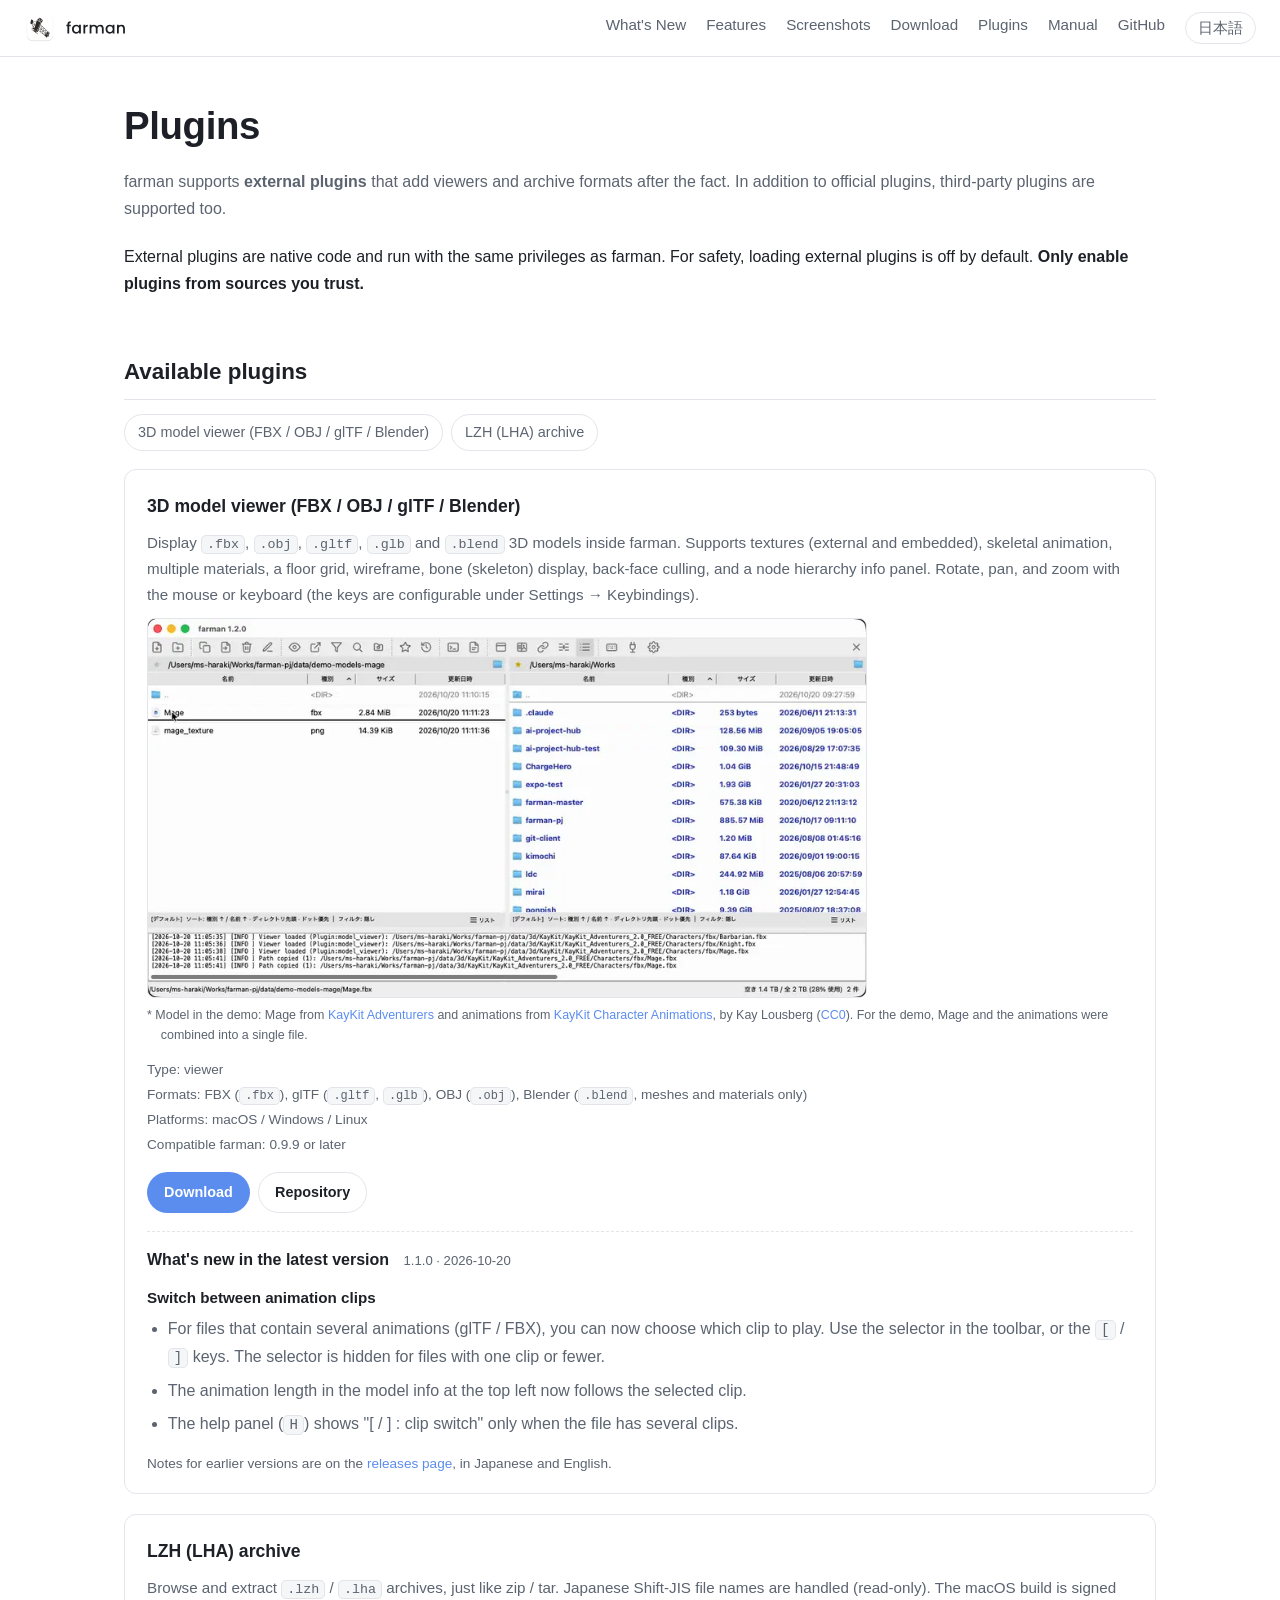
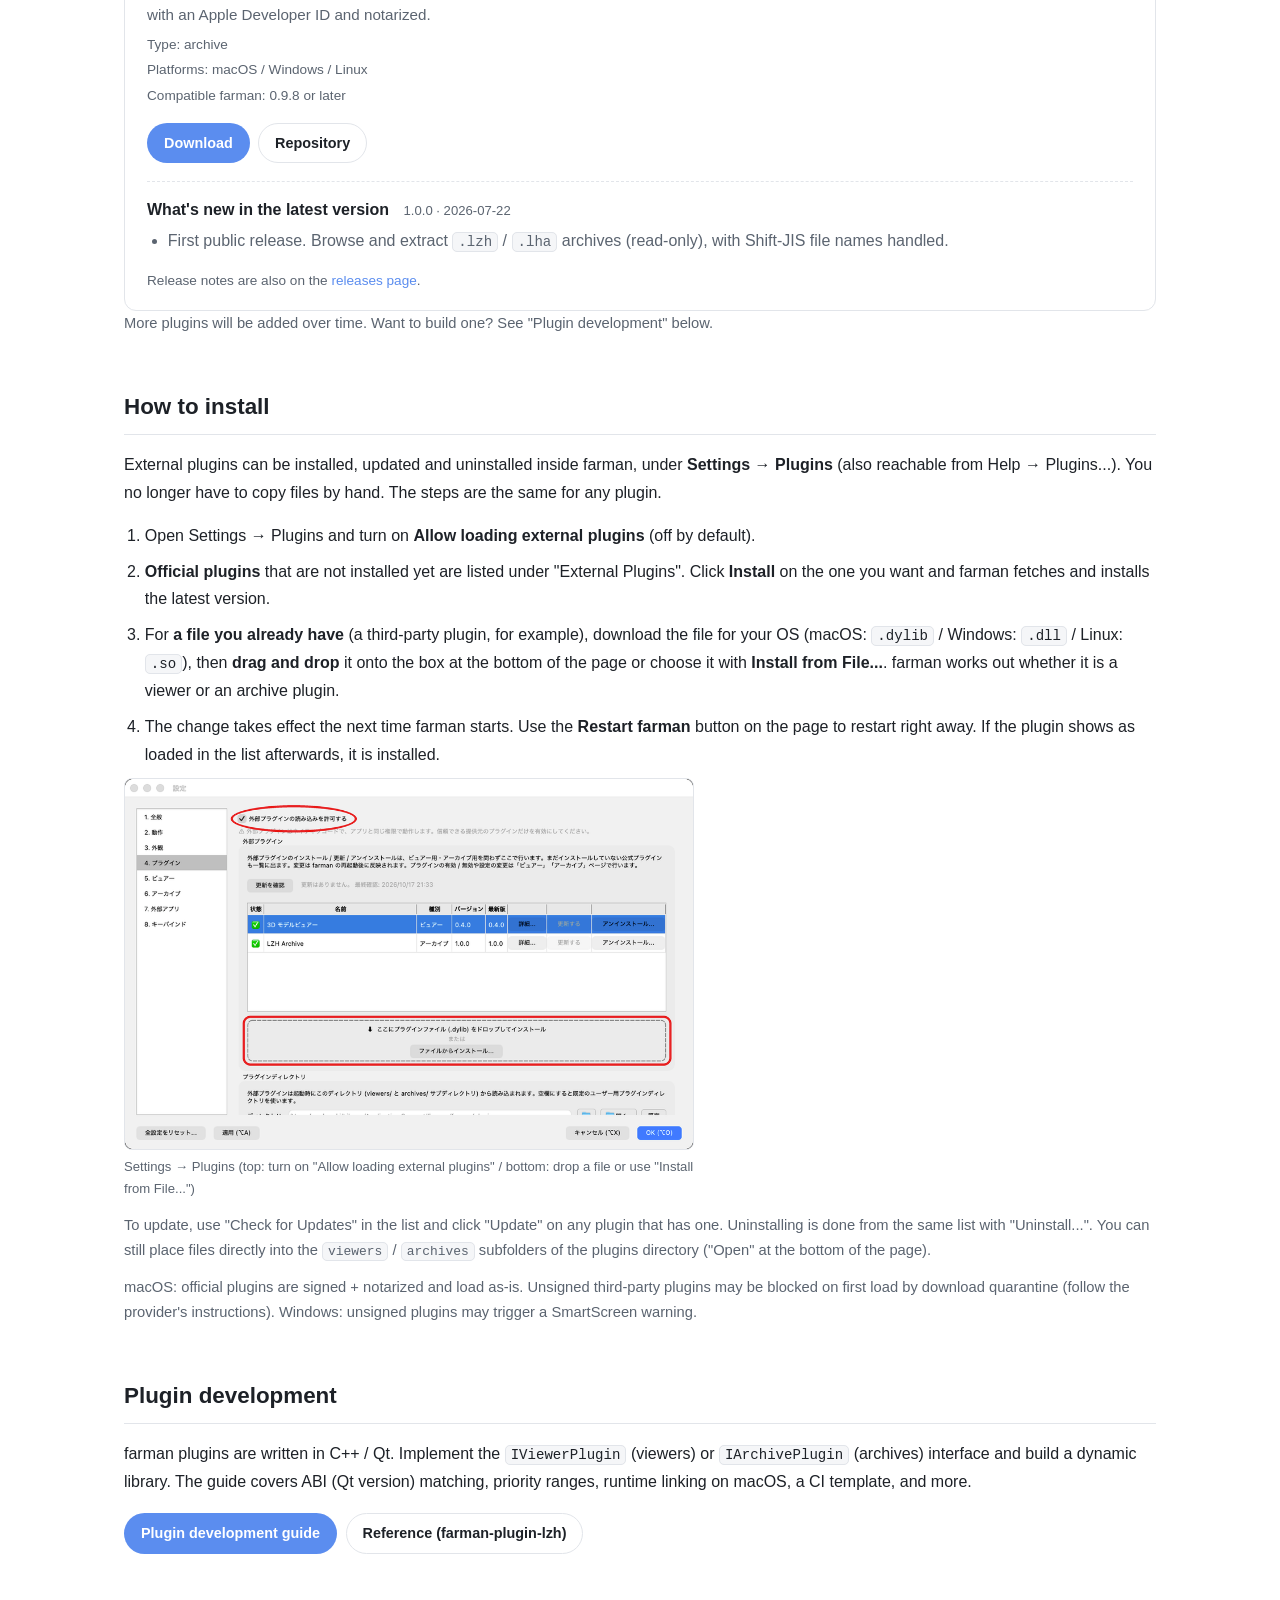
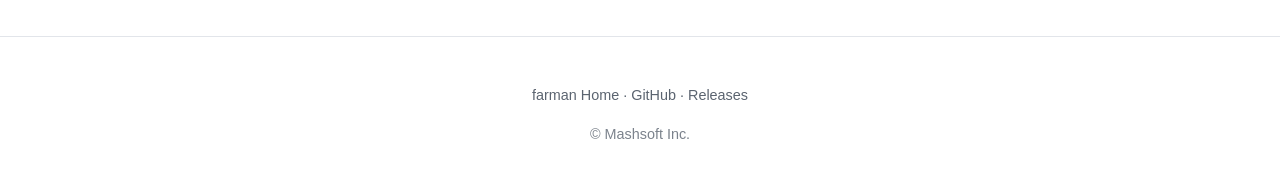
<file: docs/en/plugins/index.html>
<!DOCTYPE html>
<html lang="en">
<head>
  <meta charset="UTF-8" />
  <meta name="viewport" content="width=device-width, initial-scale=1.0" />
  <title>farman Plugins — list, install, and development</title>
  <meta name="description" content="List of farman external plugins and how to install them. Add viewers and archive formats after the fact. Official 3D model viewer (FBX / OBJ / glTF / Blender) and LZH (LHA) plugins and more, plus a link to the plugin development guide." />

  <meta property="og:title" content="farman Plugins" />
  <meta property="og:description" content="farman external plugins: list, install steps, and development guide." />
  <meta property="og:type" content="website" />
  <meta property="og:image" content="https://farman.mashsoft.co.jp/ogp-en.png" />
  <meta property="og:image:width" content="1200" />
  <meta property="og:image:height" content="630" />
  <meta property="og:image:alt" content="farman plugins" />
  <meta property="og:url" content="https://farman.mashsoft.co.jp/en/plugins/" />
  <meta property="og:site_name" content="farman" />
  <meta property="og:locale" content="en_US" />
  <meta name="twitter:card" content="summary_large_image" />

  <link rel="icon" type="image/png" href="../../farman-icon.png" />
  <link rel="stylesheet" href="../../style.css" />
  <style>
    /* Docs page: same single-column layout as the manual (.manual + .doc-section)
       so headings and body share one left edge. */
    .btn-sm { padding: 7px 16px; font-size: .9rem; margin: 2px 4px 2px 0; }
    .plugin-meta { color: var(--fg-muted); font-size: .85rem; margin: 6px 0 12px; list-style: none; padding: 0; }
    .plugin-meta li { margin: 2px 0; }
    .plugin-ver { color: var(--fg-muted); font-size: .85rem; margin-left: 6px; white-space: nowrap; }
    .feature .btn-sm { margin-top: 4px; }
    .feature p { margin: 0 0 4px; }
    /* Screenshot shown with a plugin description; click to zoom (shared site.js lightbox). */
    .plugin-figure { margin: 10px 0 12px; max-width: 100%; }
    .plugin-figure img { width: 100%; height: auto; display: block;
      border: 1px solid var(--border); border-radius: 8px; cursor: zoom-in;
      transition: transform .18s ease, box-shadow .18s ease; }
    .plugin-figure img:hover { transform: scale(1.01);
      box-shadow: 0 2px 6px rgba(0,0,0,.10), 0 12px 28px rgba(0,0,0,.12); }
    .plugin-figure figcaption { font-size: .82rem; color: var(--fg-muted); margin-top: 6px; }
    /* 図の出典などの注釈。図の直下に小さく、「※」をぶら下げて表示する。 */
    .feature p.plugin-credit { font-size: .78rem; line-height: 1.6; margin: -4px 0 12px; padding-left: 1.1em; text-indent: -1.1em; }
    /* Smaller figure (e.g. the settings screen in the install steps) */
    .plugin-figure.plugin-figure-sm { max-width: 570px; }
    /* The plugin list is a single column; each card holds the description,
       screenshot, downloads and the latest version's changes (no separate
       "Updates" section). */
    .plugin-list { display: grid; grid-template-columns: 1fr; gap: 20px; }
    /* Table of contents for the list: chip-style links like the manual's
       narrow-screen TOC. Cards get a scroll margin so the sticky header
       does not cover them. */
    .plugin-toc { display: flex; flex-wrap: wrap; gap: 8px; margin: 0 0 18px; }
    .plugin-toc a { font-size: .9rem; padding: 5px 13px; border: 1px solid var(--border);
      border-radius: 999px; color: var(--fg-muted); }
    .plugin-toc a:hover { background: var(--bg-alt); color: var(--fg); text-decoration: none; }
    .plugin-list > article { scroll-margin-top: 80px; }
    /* Keep the screenshot from spanning the whole single-column card. */
    .plugin-list .plugin-figure { max-width: 720px; }
    /* "What's new in the latest version" block inside a card. Same bullet look
       as the main What's New page (.whatsnew), separated by a dashed rule. */
    .plugin-updates { margin-top: 16px; padding-top: 14px; border-top: 1px dashed var(--border); }
    .plugin-updates h4 { font-size: 1rem; margin: 0 0 4px; }
    .plugin-updates h5 { font-size: .95rem; font-weight: 600; margin: 12px 0 4px; color: var(--fg); }
    .plugin-updates .wn-date { font-size: .82rem; }
    .plugin-updates p.doc-note { margin: 8px 0 0; font-size: .85rem; }
  </style>
</head>
<body>
  <!-- ===== Header ===== -->
  <header class="site-header">
    <a class="brand" aria-label="farman" href="../">
      <img src="../../farman-icon.png" alt="" width="32" height="32" />
      <svg class="brand-wordmark" viewBox="0 0 3820 1400" fill="currentColor" aria-hidden="true"><g transform="translate(0 1050) scale(1 -1)"><path transform="translate(0 0)" d="M306 458H204V0H89V458H24V551H89V590Q89 685 139.5 728.5Q190 772 298 772V677Q246 677 225.0 657.5Q204 638 204 590V551H306Z"/><path transform="translate(344 0)" d="M297 560Q362 560 410.5 534.5Q459 509 488 471V551H603V0H488V82Q459 43 409.0 17.0Q359 -9 295 -9Q224 -9 165.0 27.5Q106 64 71.5 129.5Q37 195 37 278Q37 361 71.5 425.0Q106 489 165.5 524.5Q225 560 297 560ZM321 461Q277 461 239.0 439.5Q201 418 177.5 376.5Q154 335 154 278Q154 221 177.5 178.0Q201 135 239.5 112.5Q278 90 321 90Q365 90 403.0 112.0Q441 134 464.5 176.5Q488 219 488 276Q488 333 464.5 375.0Q441 417 403.0 439.0Q365 461 321 461Z"/><path transform="translate(1034 0)" d="M354 560V442H325Q258 442 223.5 408.0Q189 374 189 290V0H75V551H189V471Q214 513 255.5 536.5Q297 560 354 560Z"/><path transform="translate(1430 0)" d="M969 325V0H856V308Q856 382 819.0 421.5Q782 461 718 461Q654 461 616.5 421.5Q579 382 579 308V0H466V308Q466 382 429.0 421.5Q392 461 328 461Q264 461 226.5 421.5Q189 382 189 308V0H75V551H189V488Q217 522 260.0 541.0Q303 560 352 560Q418 560 470.0 532.0Q522 504 550 451Q575 501 628.0 530.5Q681 560 742 560Q807 560 858.5 533.0Q910 506 939.5 453.0Q969 400 969 325Z"/><path transform="translate(2481 0)" d="M297 560Q362 560 410.5 534.5Q459 509 488 471V551H603V0H488V82Q459 43 409.0 17.0Q359 -9 295 -9Q224 -9 165.0 27.5Q106 64 71.5 129.5Q37 195 37 278Q37 361 71.5 425.0Q106 489 165.5 524.5Q225 560 297 560ZM321 461Q277 461 239.0 439.5Q201 418 177.5 376.5Q154 335 154 278Q154 221 177.5 178.0Q201 135 239.5 112.5Q278 90 321 90Q365 90 403.0 112.0Q441 134 464.5 176.5Q488 219 488 276Q488 333 464.5 375.0Q441 417 403.0 439.0Q365 461 321 461Z"/><path transform="translate(3171 0)" d="M579 325V0H466V308Q466 382 429.0 421.5Q392 461 328 461Q264 461 226.5 421.5Q189 382 189 308V0H75V551H189V488Q217 522 260.5 541.0Q304 560 353 560Q418 560 469.5 533.0Q521 506 550.0 453.0Q579 400 579 325Z"/></g></svg>
    </a>
    <nav class="nav">
      <a href="../#whatsnew">What's New</a>
      <a href="../#features">Features</a>
      <a href="../#screenshots">Screenshots</a>
      <a href="../#download">Download</a>
      <a href="../plugins/">Plugins</a>
      <a href="../manual/">Manual</a>
      <a href="https://github.com/mashsoft-jp/farman" rel="noopener">GitHub</a>
      <a class="lang-switch" href="../../plugins/">日本語</a>
    </nav>
  </header>

  <!-- ===== Plugins ===== -->
  <main class="manual">
    <h1>Plugins</h1>
    <p class="manual-lead">
      farman supports <strong>external plugins</strong> that add viewers and archive formats after the fact.
      In addition to official plugins, third-party plugins are supported too.
    </p>
    <p>
      External plugins are native code and run with the same privileges as farman. For safety, loading external plugins is off by default. <strong>Only enable plugins from sources you trust.</strong>
    </p>

    <!-- List (one card per plugin: description, screenshot, downloads and the latest version's changes) -->
    <section class="doc-section" id="list">
      <h2>Available plugins</h2>
      <nav class="plugin-toc" aria-label="Plugin list contents">
        <a href="#plugin-3d">3D model viewer (FBX / OBJ / glTF / Blender)</a>
        <a href="#plugin-lzh">LZH (LHA) archive</a>
      </nav>
      <div class="plugin-list">
        <article class="feature" id="plugin-3d" data-plugin-repo="mashsoft-jp/farman-plugin-3d">
          <h3>3D model viewer (FBX / OBJ / glTF / Blender)</h3>
          <p>Display <code>.fbx</code>, <code>.obj</code>, <code>.gltf</code>, <code>.glb</code> and <code>.blend</code> 3D models inside farman. Supports textures (external and embedded), skeletal animation, multiple materials, a floor grid, wireframe, bone (skeleton) display, back-face culling, and a node hierarchy info panel. Rotate, pan, and zoom with the mouse or keyboard (the keys are configurable under Settings → Keybindings).</p>
          <figure class="doc-figure plugin-figure">
            <img src="../../screenshots/ex-01-3d-model-viewer.webp" width="880" height="463" alt="Opening a 3D model from farman's file list, switching animation clips, and selecting nodes in the info panel hierarchy to highlight them in the 3D view" loading="lazy" />
          </figure>
          <p class="doc-note plugin-credit">* Model in the demo: Mage from <a href="https://kaylousberg.itch.io/kaykit-adventurers" rel="noopener">KayKit Adventurers</a> and animations from <a href="https://kaylousberg.itch.io/kaykit-character-animations" rel="noopener">KayKit Character Animations</a>, by Kay Lousberg (<a href="https://creativecommons.org/publicdomain/zero/1.0/" rel="noopener">CC0</a>). For the demo, Mage and the animations were combined into a single file.</p>
          <ul class="plugin-meta">
            <li>Type: viewer</li>
            <li>Formats: FBX (<code>.fbx</code>), glTF (<code>.gltf</code>, <code>.glb</code>), OBJ (<code>.obj</code>), Blender (<code>.blend</code>, meshes and materials only)</li>
            <li>Platforms: macOS / Windows / Linux</li>
            <li>Compatible farman: 0.9.9 or later</li>
          </ul>
          <p class="plugin-dl"><a class="btn btn-primary btn-sm" href="https://github.com/mashsoft-jp/farman-plugin-3d/releases/latest" rel="noopener">Download</a>
             <a class="btn btn-ghost btn-sm" href="https://github.com/mashsoft-jp/farman-plugin-3d" rel="noopener">Repository</a></p>

          <div class="plugin-updates whatsnew">
            <h4>What's new in the latest version <span class="wn-date">1.1.0 · 2026-10-20</span></h4>

            <h5>Switch between animation clips</h5>
            <ul>
              <li>For files that contain several animations (glTF / FBX), you can now choose which clip to play. Use the selector in the toolbar, or the <code>[</code> / <code>]</code> keys. The selector is hidden for files with one clip or fewer.</li>
              <li>The animation length in the model info at the top left now follows the selected clip.</li>
              <li>The help panel (<code>H</code>) shows "[ / ] : clip switch" only when the file has several clips.</li>
            </ul>
            <p class="doc-note">Notes for earlier versions are on the <a href="https://github.com/mashsoft-jp/farman-plugin-3d/releases" rel="noopener">releases page</a>, in Japanese and English.</p>
          </div>
        </article>

        <article class="feature" id="plugin-lzh" data-plugin-repo="mashsoft-jp/farman-plugin-lzh">
          <h3>LZH (LHA) archive</h3>
          <p>Browse and extract <code>.lzh</code> / <code>.lha</code> archives, just like zip / tar. Japanese Shift-JIS file names are handled (read-only). The macOS build is signed with an Apple Developer ID and notarized.</p>
          <ul class="plugin-meta">
            <li>Type: archive</li>
            <li>Platforms: macOS / Windows / Linux</li>
            <li>Compatible farman: 0.9.8 or later</li>
          </ul>
          <p class="plugin-dl"><a class="btn btn-primary btn-sm" href="https://github.com/mashsoft-jp/farman-plugin-lzh/releases/latest" rel="noopener">Download</a>
             <a class="btn btn-ghost btn-sm" href="https://github.com/mashsoft-jp/farman-plugin-lzh" rel="noopener">Repository</a></p>

          <div class="plugin-updates whatsnew">
            <h4>What's new in the latest version <span class="wn-date">1.0.0 · 2026-07-22</span></h4>
            <ul>
              <li>First public release. Browse and extract <code>.lzh</code> / <code>.lha</code> archives (read-only), with Shift-JIS file names handled.</li>
            </ul>
            <p class="doc-note">Release notes are also on the <a href="https://github.com/mashsoft-jp/farman-plugin-lzh/releases" rel="noopener">releases page</a>.</p>
          </div>
        </article>
      </div>
      <p class="doc-note">More plugins will be added over time. Want to build one? See "Plugin development" below.</p>
    </section>

    <!-- Install -->
    <section class="doc-section" id="install">
      <h2>How to install</h2>
      <p>External plugins can be installed, updated and uninstalled inside farman, under <strong>Settings → Plugins</strong> (also reachable from Help → Plugins...). You no longer have to copy files by hand. The steps are the same for any plugin.</p>
      <ol class="doc-list">
        <li>Open Settings → Plugins and turn on <strong>Allow loading external plugins</strong> (off by default).</li>
        <li><strong>Official plugins</strong> that are not installed yet are listed under "External Plugins". Click <strong>Install</strong> on the one you want and farman fetches and installs the latest version.</li>
        <li>For <strong>a file you already have</strong> (a third-party plugin, for example), download the file for your OS (macOS: <code>.dylib</code> / Windows: <code>.dll</code> / Linux: <code>.so</code>), then <strong>drag and drop</strong> it onto the box at the bottom of the page or choose it with <strong>Install from File...</strong>. farman works out whether it is a viewer or an archive plugin.</li>
        <li>The change takes effect the next time farman starts. Use the <strong>Restart farman</strong> button on the page to restart right away. If the plugin shows as loaded in the list afterwards, it is installed.</li>
      </ol>
      <figure class="doc-figure plugin-figure plugin-figure-sm">
        <img src="../../screenshots/ex-how-to-install.png" width="1000" height="652" alt="Under Settings → Plugins, allow loading external plugins, then drop a file or use Install from File..." loading="lazy" />
        <figcaption>Settings → Plugins (top: turn on "Allow loading external plugins" / bottom: drop a file or use "Install from File...")</figcaption>
      </figure>
      <p class="doc-note">To update, use "Check for Updates" in the list and click "Update" on any plugin that has one. Uninstalling is done from the same list with "Uninstall...". You can still place files directly into the <code>viewers</code> / <code>archives</code> subfolders of the plugins directory ("Open" at the bottom of the page).</p>
      <p class="doc-note">macOS: official plugins are signed + notarized and load as-is. Unsigned third-party plugins may be blocked on first load by download quarantine (follow the provider's instructions). Windows: unsigned plugins may trigger a SmartScreen warning.</p>
    </section>

    <!-- Develop -->
    <section class="doc-section" id="develop">
      <h2>Plugin development</h2>
      <p>farman plugins are written in C++ / Qt. Implement the <code>IViewerPlugin</code> (viewers) or <code>IArchivePlugin</code> (archives) interface and build a dynamic library. The guide covers ABI (Qt version) matching, priority ranges, runtime linking on macOS, a CI template, and more.</p>
      <p>
        <a class="btn btn-primary btn-sm" href="https://github.com/mashsoft-jp/farman/blob/main/PLUGIN_DEVELOPMENT.md" rel="noopener">Plugin development guide</a>
        <a class="btn btn-ghost btn-sm" href="https://github.com/mashsoft-jp/farman-plugin-lzh" rel="noopener">Reference (farman-plugin-lzh)</a>
      </p>
    </section>
  </main>

  <!-- ===== Footer ===== -->
  <footer class="site-footer">
    <p>
      <a href="../">farman Home</a> ·
      <a href="https://github.com/mashsoft-jp/farman" rel="noopener">GitHub</a> ·
      <a href="https://github.com/mashsoft-jp/farman/releases" rel="noopener">Releases</a>
    </p>
    <p class="copyright">© <a href="https://www.mashsoft.co.jp/" rel="noopener">Mashsoft Inc.</a></p>
  </footer>

  <script src="../../site.js"></script>
  <script src="../../plugins.js"></script>
</body>
</html>
</file>
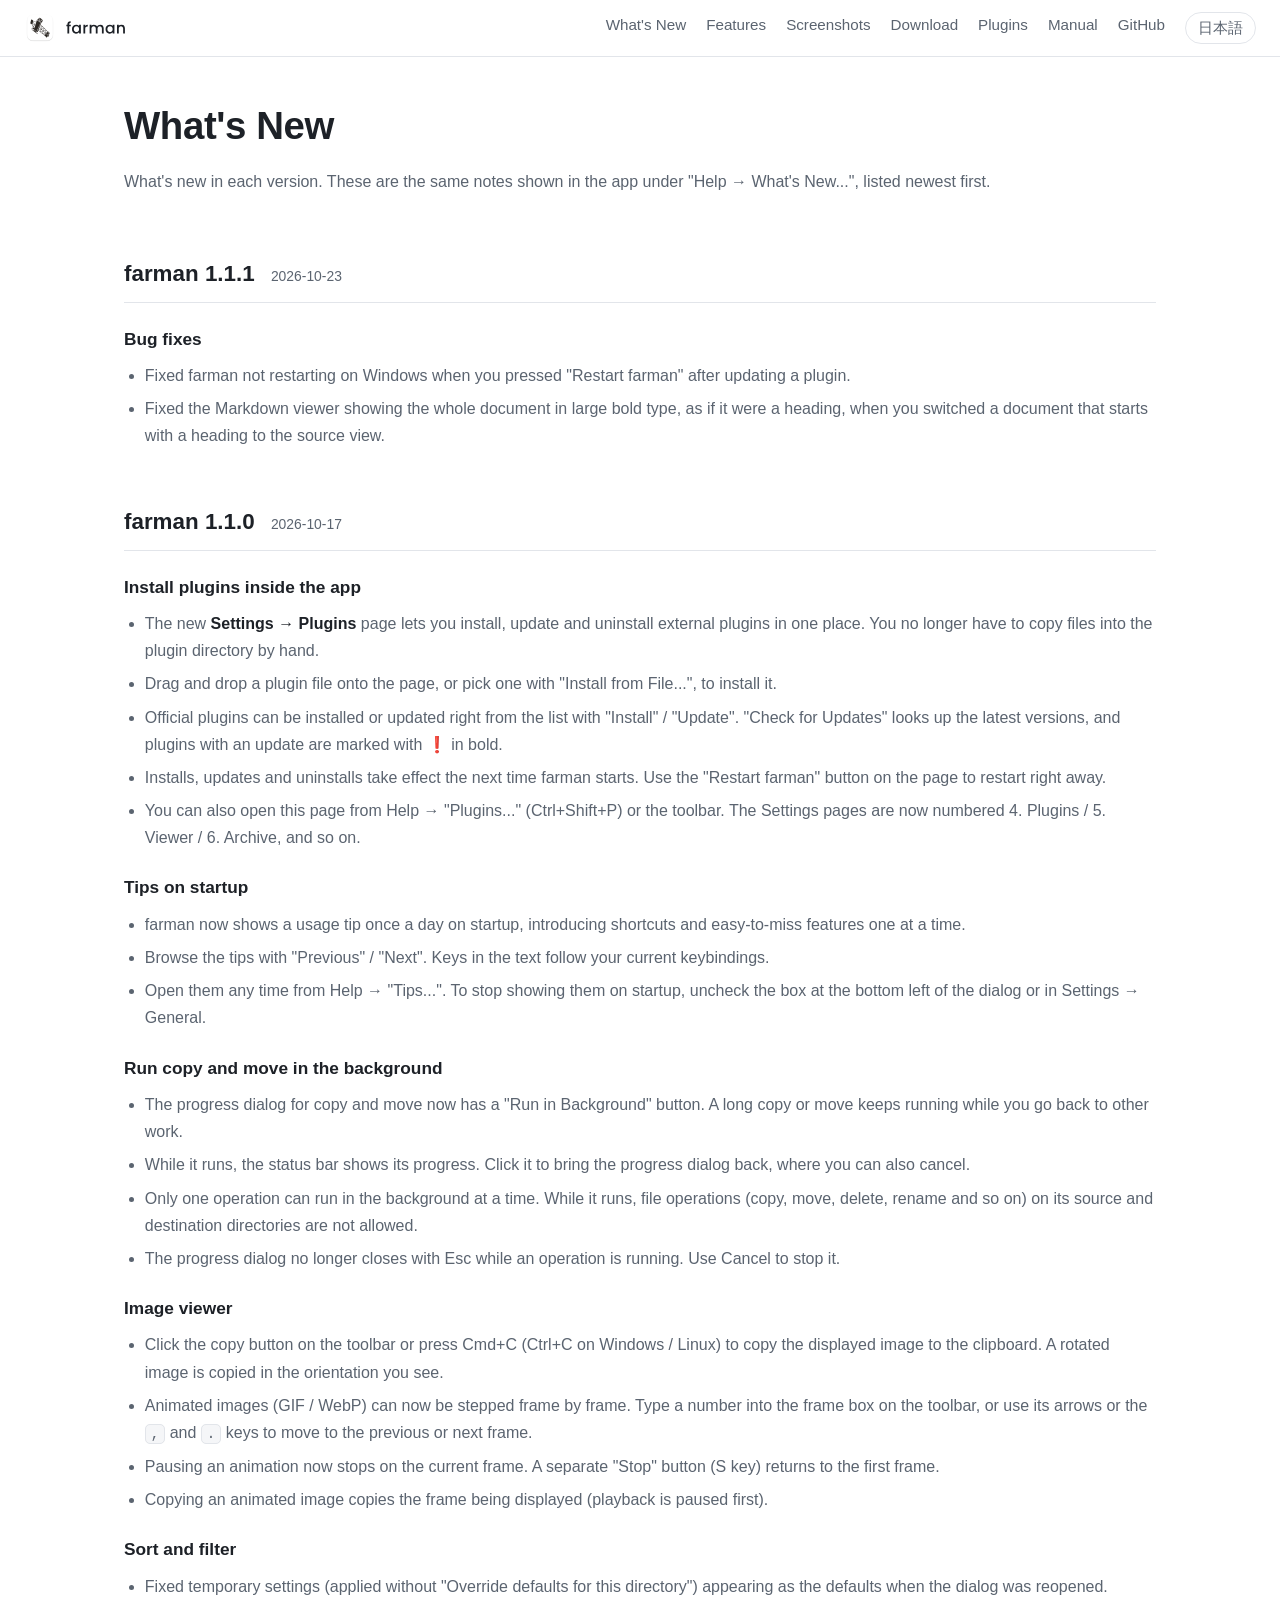
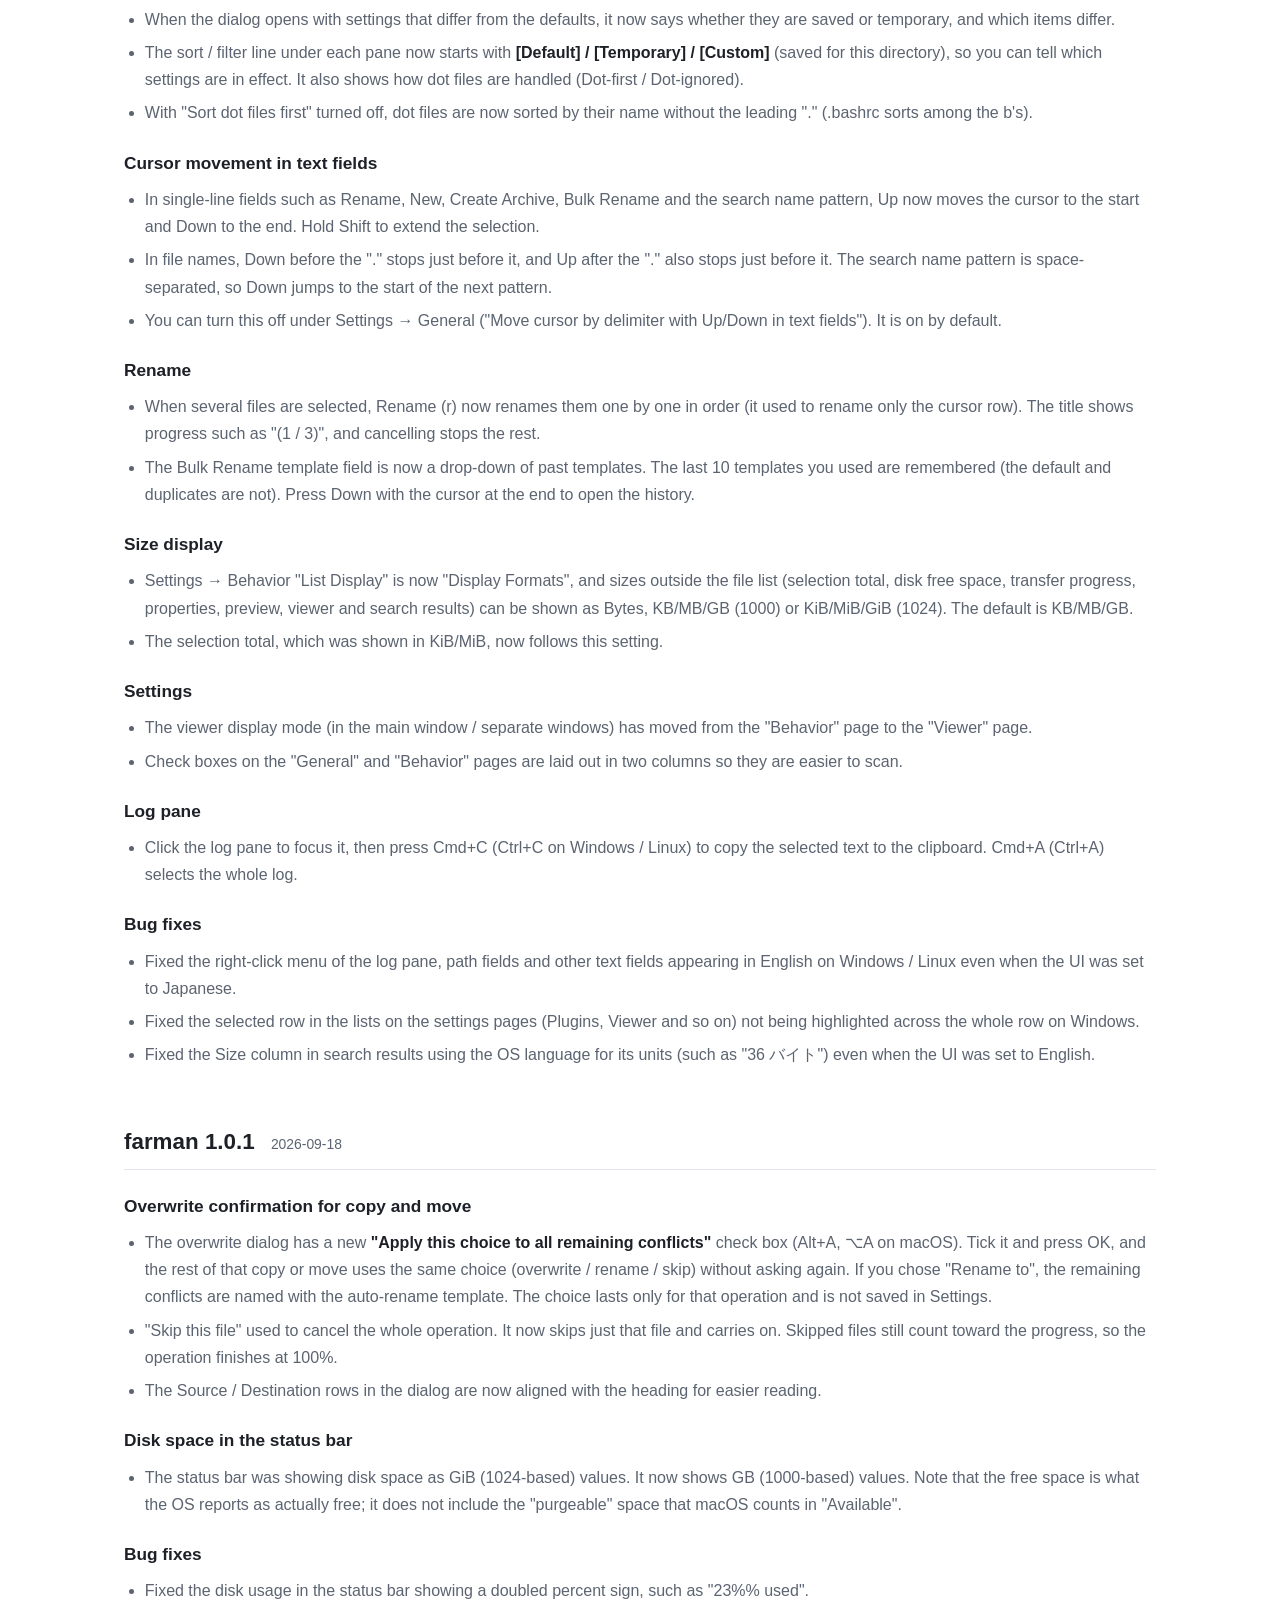
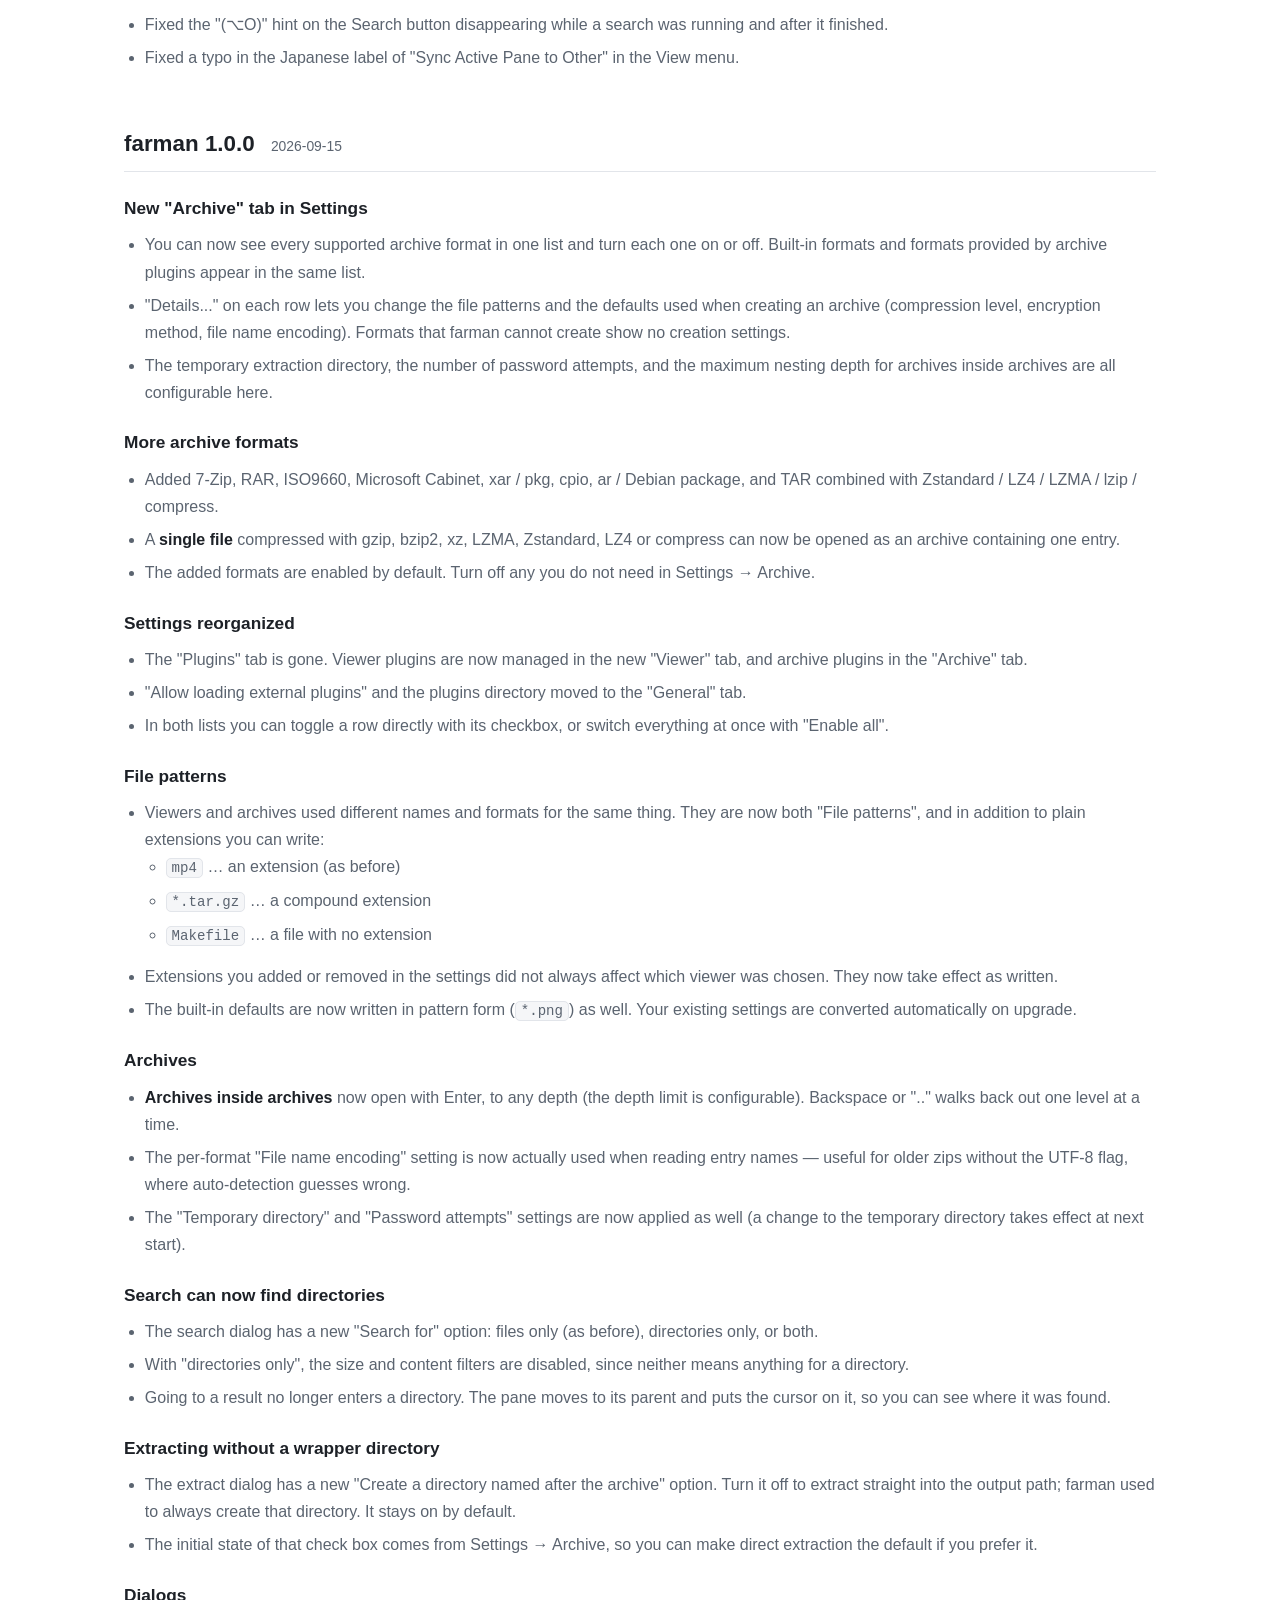
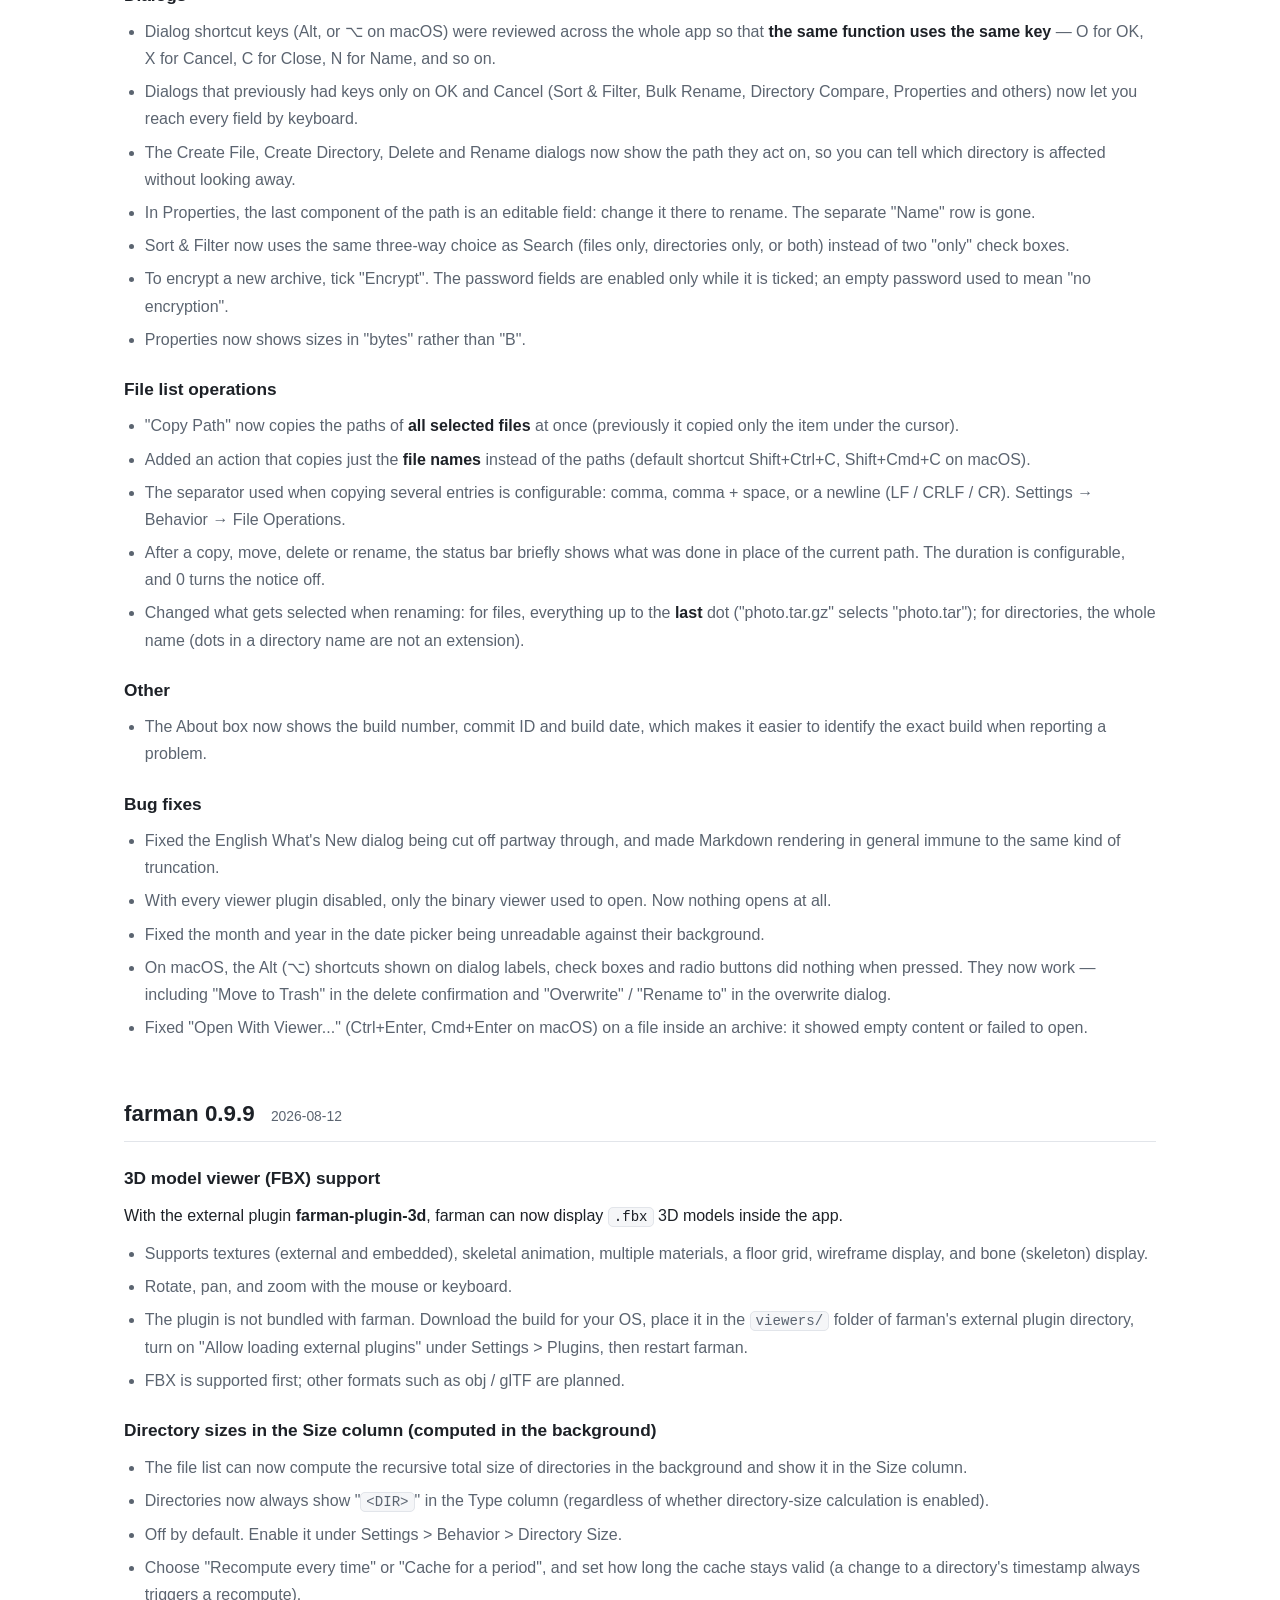
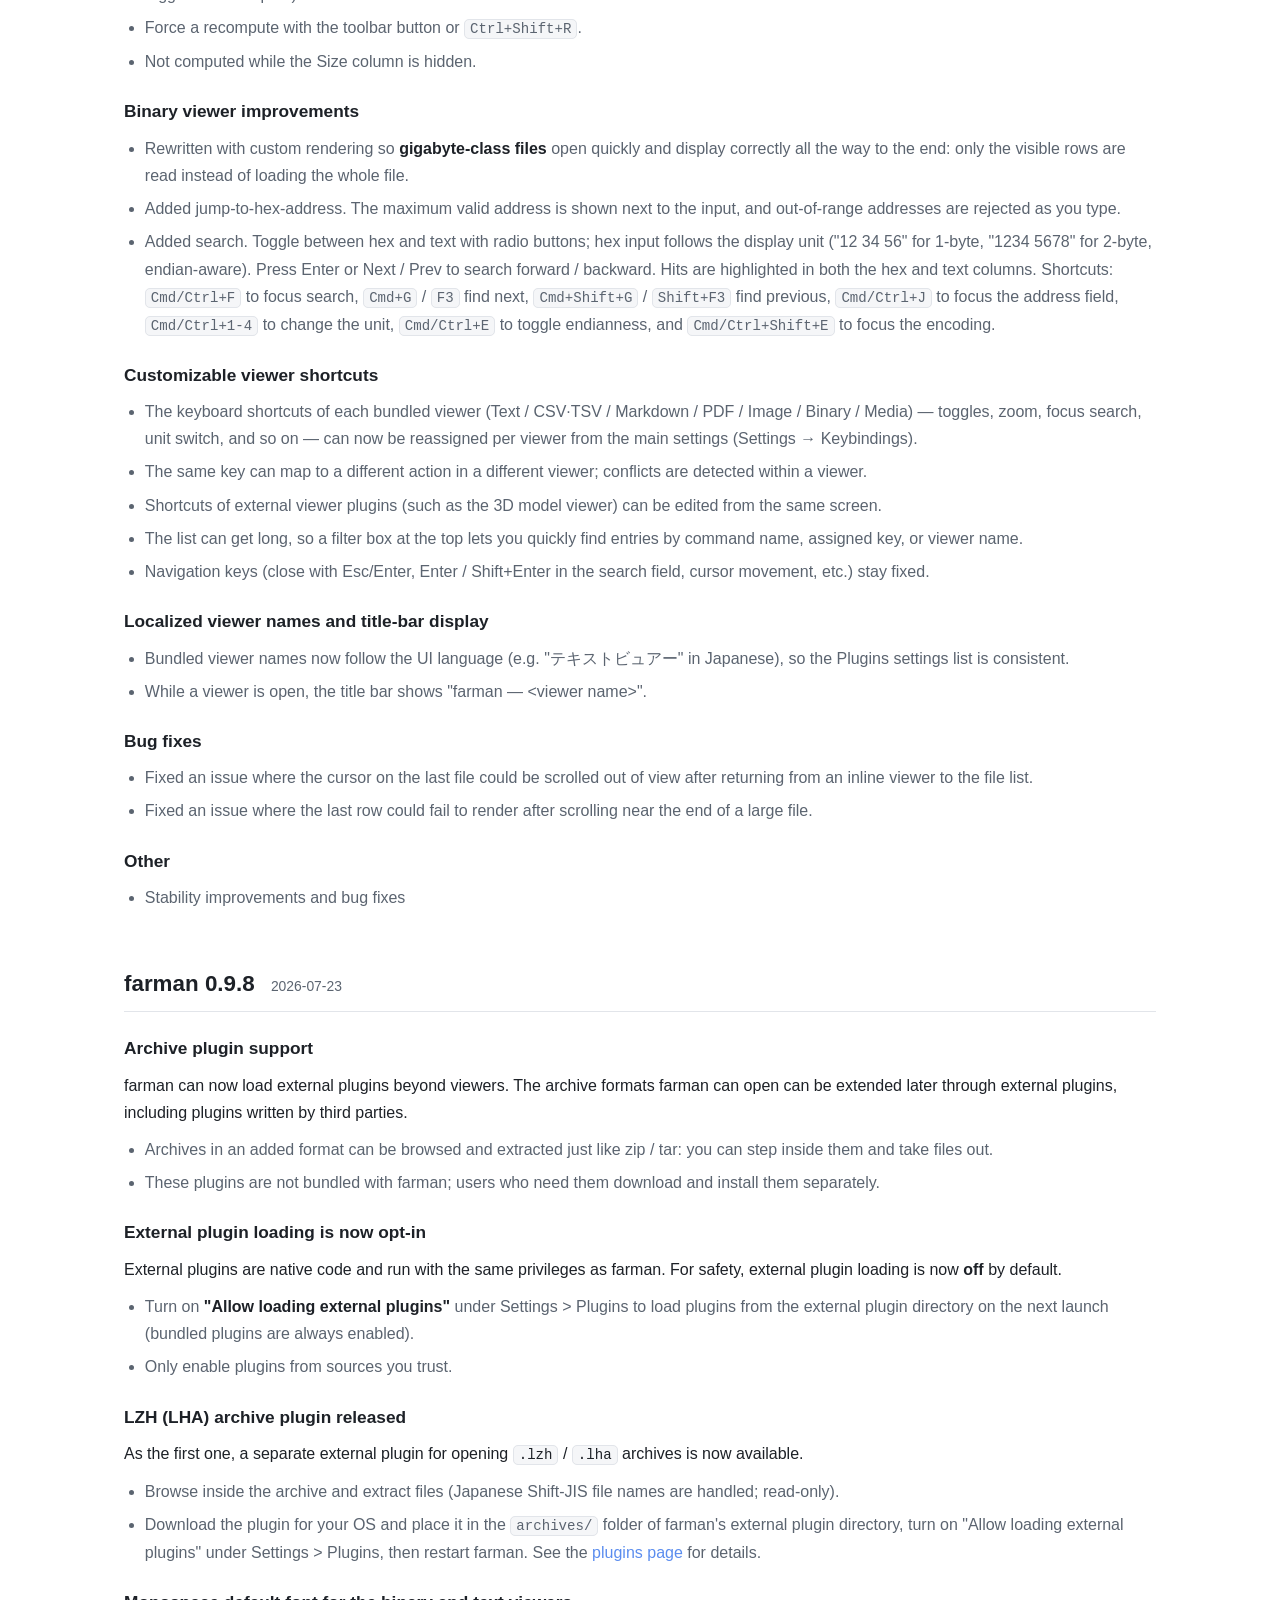
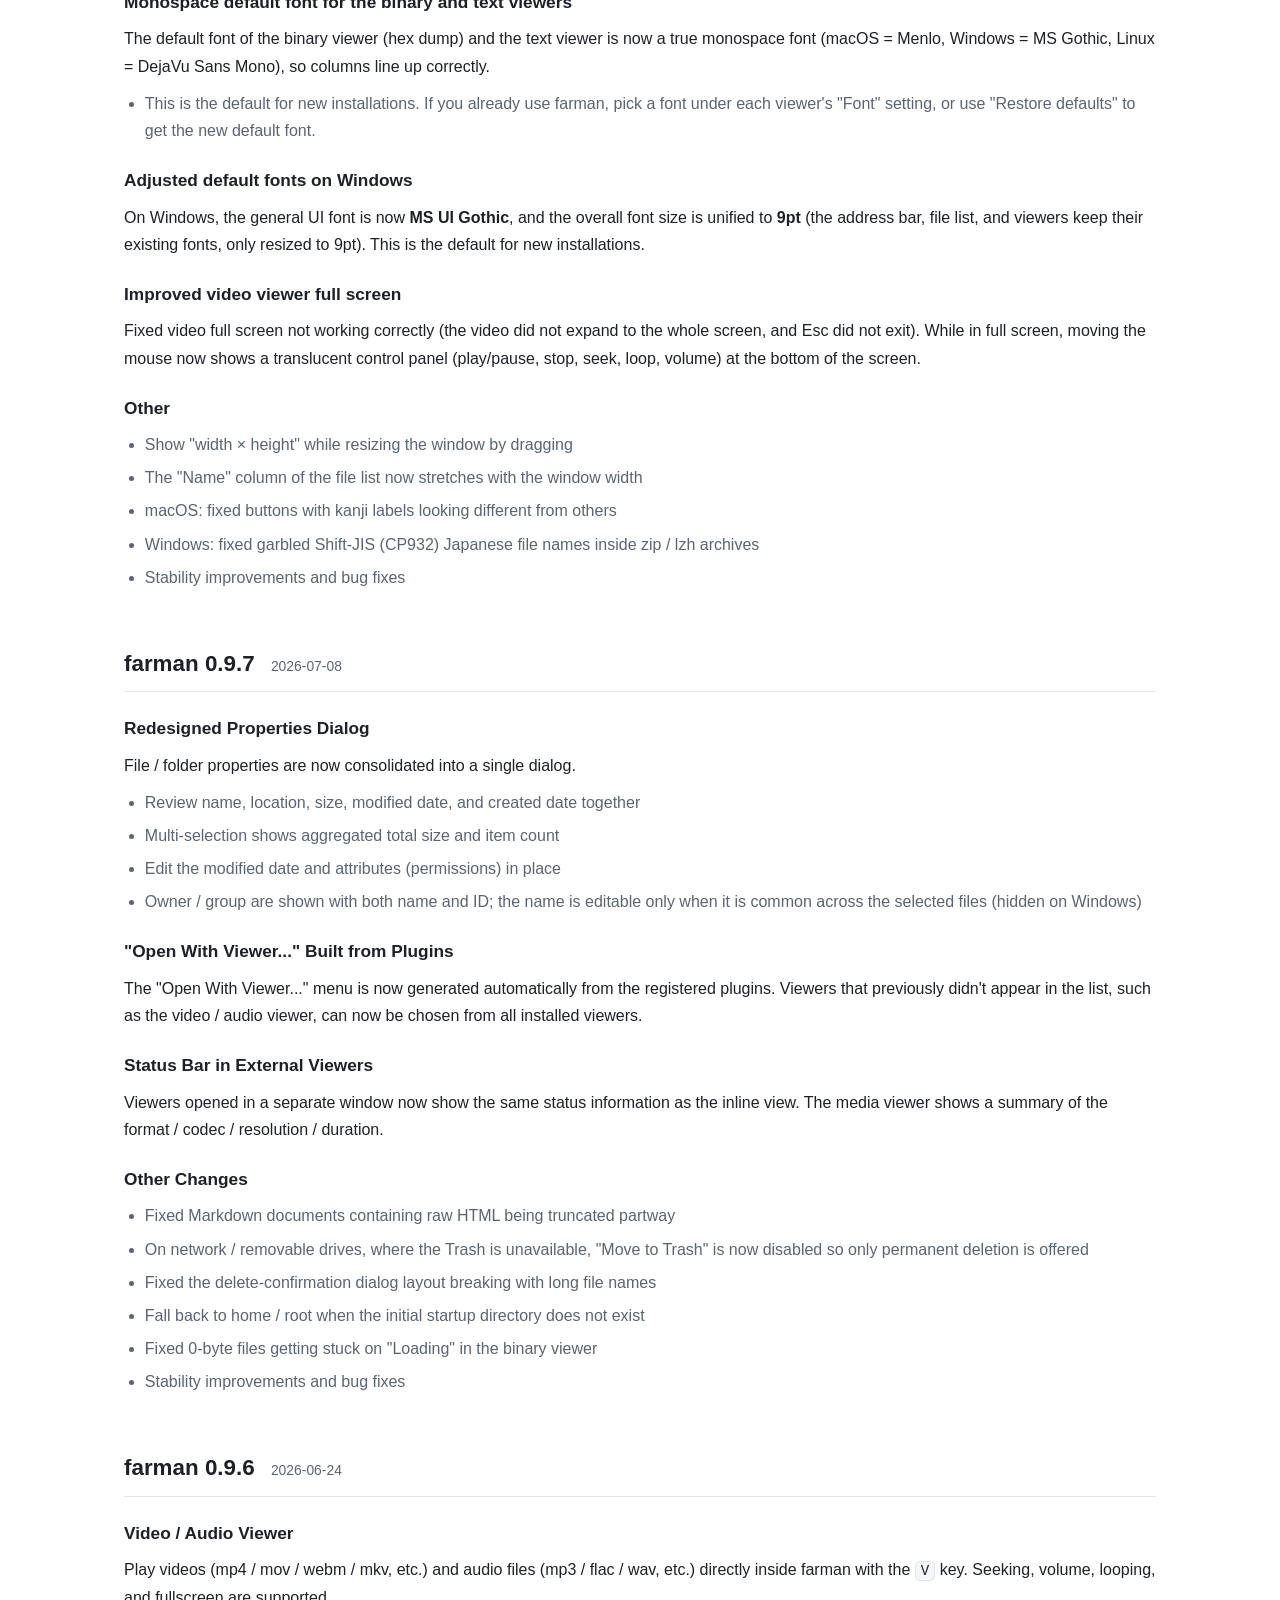
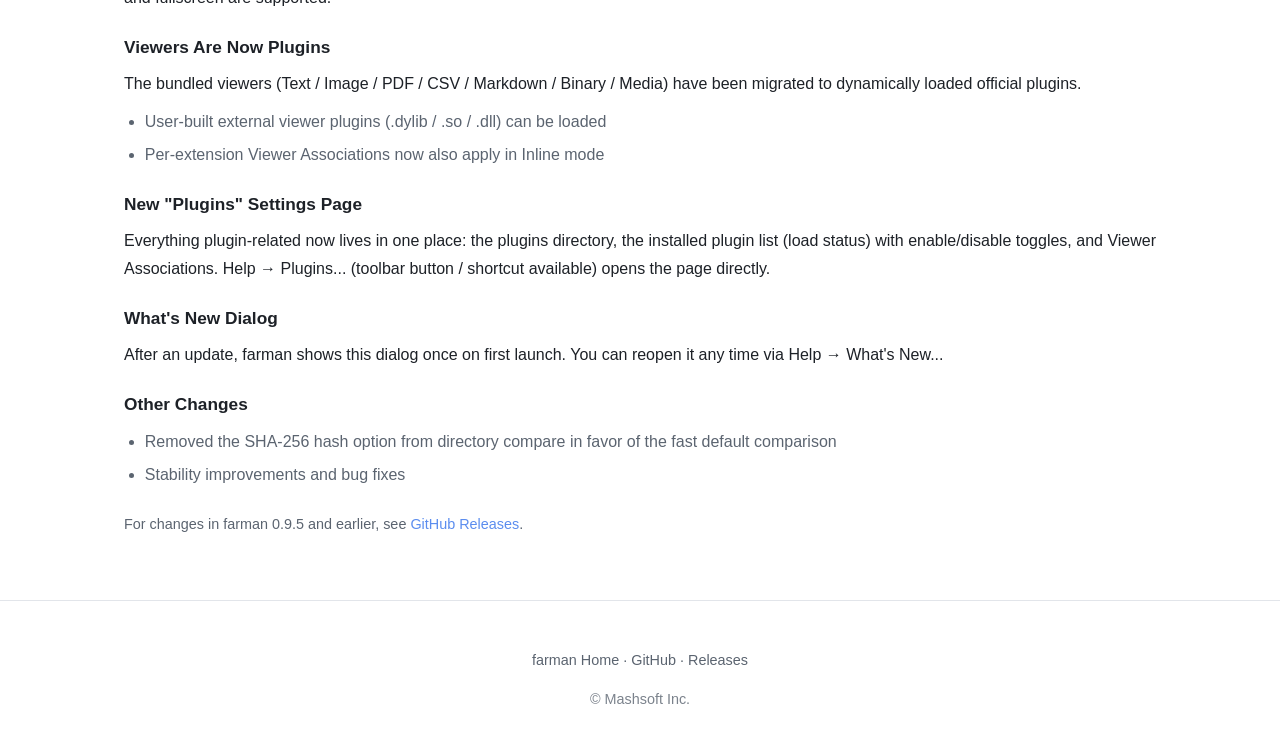
<file: docs/en/whatsnew/index.html>
<!DOCTYPE html>
<html lang="en">
<head>
  <meta charset="UTF-8" />
  <meta name="viewport" content="width=device-width, initial-scale=1.0" />
  <title>farman What's New / Release Notes</title>
  <meta name="description" content="What's new in each version of farman — the same notes shown in the app's update dialog, newest first." />

  <meta property="og:title" content="farman What's New" />
  <meta property="og:description" content="What's new in each version of farman." />
  <meta property="og:type" content="website" />
  <meta property="og:image" content="https://farman.mashsoft.co.jp/ogp-en.png" />
  <meta property="og:image:width" content="1200" />
  <meta property="og:image:height" content="630" />
  <meta property="og:image:alt" content="farman What's New" />
  <meta property="og:url" content="https://farman.mashsoft.co.jp/en/whatsnew/" />
  <meta property="og:site_name" content="farman" />
  <meta property="og:locale" content="en_US" />
  <meta name="twitter:card" content="summary_large_image" />

  <link rel="icon" type="image/png" href="../../farman-icon.png" />
  <link rel="stylesheet" href="../../style.css" />
</head>
<body>
  <!-- ===== Header ===== -->
  <header class="site-header">
    <a class="brand" aria-label="farman" href="../">
      <img src="../../farman-icon.png" alt="" width="32" height="32" />
      <svg class="brand-wordmark" viewBox="0 0 3820 1400" fill="currentColor" aria-hidden="true"><g transform="translate(0 1050) scale(1 -1)"><path transform="translate(0 0)" d="M306 458H204V0H89V458H24V551H89V590Q89 685 139.5 728.5Q190 772 298 772V677Q246 677 225.0 657.5Q204 638 204 590V551H306Z"/><path transform="translate(344 0)" d="M297 560Q362 560 410.5 534.5Q459 509 488 471V551H603V0H488V82Q459 43 409.0 17.0Q359 -9 295 -9Q224 -9 165.0 27.5Q106 64 71.5 129.5Q37 195 37 278Q37 361 71.5 425.0Q106 489 165.5 524.5Q225 560 297 560ZM321 461Q277 461 239.0 439.5Q201 418 177.5 376.5Q154 335 154 278Q154 221 177.5 178.0Q201 135 239.5 112.5Q278 90 321 90Q365 90 403.0 112.0Q441 134 464.5 176.5Q488 219 488 276Q488 333 464.5 375.0Q441 417 403.0 439.0Q365 461 321 461Z"/><path transform="translate(1034 0)" d="M354 560V442H325Q258 442 223.5 408.0Q189 374 189 290V0H75V551H189V471Q214 513 255.5 536.5Q297 560 354 560Z"/><path transform="translate(1430 0)" d="M969 325V0H856V308Q856 382 819.0 421.5Q782 461 718 461Q654 461 616.5 421.5Q579 382 579 308V0H466V308Q466 382 429.0 421.5Q392 461 328 461Q264 461 226.5 421.5Q189 382 189 308V0H75V551H189V488Q217 522 260.0 541.0Q303 560 352 560Q418 560 470.0 532.0Q522 504 550 451Q575 501 628.0 530.5Q681 560 742 560Q807 560 858.5 533.0Q910 506 939.5 453.0Q969 400 969 325Z"/><path transform="translate(2481 0)" d="M297 560Q362 560 410.5 534.5Q459 509 488 471V551H603V0H488V82Q459 43 409.0 17.0Q359 -9 295 -9Q224 -9 165.0 27.5Q106 64 71.5 129.5Q37 195 37 278Q37 361 71.5 425.0Q106 489 165.5 524.5Q225 560 297 560ZM321 461Q277 461 239.0 439.5Q201 418 177.5 376.5Q154 335 154 278Q154 221 177.5 178.0Q201 135 239.5 112.5Q278 90 321 90Q365 90 403.0 112.0Q441 134 464.5 176.5Q488 219 488 276Q488 333 464.5 375.0Q441 417 403.0 439.0Q365 461 321 461Z"/><path transform="translate(3171 0)" d="M579 325V0H466V308Q466 382 429.0 421.5Q392 461 328 461Q264 461 226.5 421.5Q189 382 189 308V0H75V551H189V488Q217 522 260.5 541.0Q304 560 353 560Q418 560 469.5 533.0Q521 506 550.0 453.0Q579 400 579 325Z"/></g></svg>
    </a>
    <nav class="nav">
      <a href="../#whatsnew">What's New</a>
      <a href="../#features">Features</a>
      <a href="../#screenshots">Screenshots</a>
      <a href="../#download">Download</a>
      <a href="../plugins/">Plugins</a>
      <a href="../manual/">Manual</a>
      <a href="https://github.com/mashsoft-jp/farman" rel="noopener">GitHub</a>
      <a class="lang-switch" href="../../whatsnew/">日本語</a>
    </nav>
  </header>

  <!-- ===== What's new ===== -->
  <main class="manual">
    <h1>What's New</h1>
    <p class="manual-lead">
      What's new in each version. These are the same notes shown in the app under "Help → What's New...", listed newest first.
    </p>

    <!-- 1.1.1 -->
    <section class="doc-section" id="v1-1-1">
      <h2>farman 1.1.1 <span class="wn-date">2026-10-23</span></h2>
      <div class="whatsnew">
        <h3>Bug fixes</h3>
        <ul>
          <li>Fixed farman not restarting on Windows when you pressed "Restart farman" after updating a plugin.</li>
          <li>Fixed the Markdown viewer showing the whole document in large bold type, as if it were a heading, when you switched a document that starts with a heading to the source view.</li>
        </ul>
      </div>
    </section>

    <!-- 1.1.0 -->
    <section class="doc-section" id="v1-1-0">
      <h2>farman 1.1.0 <span class="wn-date">2026-10-17</span></h2>
      <div class="whatsnew">
        <h3>Install plugins inside the app</h3>
        <ul>
          <li>The new <strong>Settings → Plugins</strong> page lets you install, update and uninstall external plugins in one place. You no longer have to copy files into the plugin directory by hand.</li>
          <li>Drag and drop a plugin file onto the page, or pick one with "Install from File...", to install it.</li>
          <li>Official plugins can be installed or updated right from the list with "Install" / "Update". "Check for Updates" looks up the latest versions, and plugins with an update are marked with ❗ in bold.</li>
          <li>Installs, updates and uninstalls take effect the next time farman starts. Use the "Restart farman" button on the page to restart right away.</li>
          <li>You can also open this page from Help → "Plugins..." (Ctrl+Shift+P) or the toolbar. The Settings pages are now numbered 4. Plugins / 5. Viewer / 6. Archive, and so on.</li>
        </ul>

        <h3>Tips on startup</h3>
        <ul>
          <li>farman now shows a usage tip once a day on startup, introducing shortcuts and easy-to-miss features one at a time.</li>
          <li>Browse the tips with "Previous" / "Next". Keys in the text follow your current keybindings.</li>
          <li>Open them any time from Help → "Tips...". To stop showing them on startup, uncheck the box at the bottom left of the dialog or in Settings → General.</li>
        </ul>

        <h3>Run copy and move in the background</h3>
        <ul>
          <li>The progress dialog for copy and move now has a "Run in Background" button. A long copy or move keeps running while you go back to other work.</li>
          <li>While it runs, the status bar shows its progress. Click it to bring the progress dialog back, where you can also cancel.</li>
          <li>Only one operation can run in the background at a time. While it runs, file operations (copy, move, delete, rename and so on) on its source and destination directories are not allowed.</li>
          <li>The progress dialog no longer closes with Esc while an operation is running. Use Cancel to stop it.</li>
        </ul>

        <h3>Image viewer</h3>
        <ul>
          <li>Click the copy button on the toolbar or press Cmd+C (Ctrl+C on Windows / Linux) to copy the displayed image to the clipboard. A rotated image is copied in the orientation you see.</li>
          <li>Animated images (GIF / WebP) can now be stepped frame by frame. Type a number into the frame box on the toolbar, or use its arrows or the <code>,</code> and <code>.</code> keys to move to the previous or next frame.</li>
          <li>Pausing an animation now stops on the current frame. A separate "Stop" button (S key) returns to the first frame.</li>
          <li>Copying an animated image copies the frame being displayed (playback is paused first).</li>
        </ul>

        <h3>Sort and filter</h3>
        <ul>
          <li>Fixed temporary settings (applied without "Override defaults for this directory") appearing as the defaults when the dialog was reopened.</li>
          <li>When the dialog opens with settings that differ from the defaults, it now says whether they are saved or temporary, and which items differ.</li>
          <li>The sort / filter line under each pane now starts with <strong>[Default] / [Temporary] / [Custom]</strong> (saved for this directory), so you can tell which settings are in effect. It also shows how dot files are handled (Dot-first / Dot-ignored).</li>
          <li>With "Sort dot files first" turned off, dot files are now sorted by their name without the leading "." (.bashrc sorts among the b's).</li>
        </ul>

        <h3>Cursor movement in text fields</h3>
        <ul>
          <li>In single-line fields such as Rename, New, Create Archive, Bulk Rename and the search name pattern, Up now moves the cursor to the start and Down to the end. Hold Shift to extend the selection.</li>
          <li>In file names, Down before the "." stops just before it, and Up after the "." also stops just before it. The search name pattern is space-separated, so Down jumps to the start of the next pattern.</li>
          <li>You can turn this off under Settings → General ("Move cursor by delimiter with Up/Down in text fields"). It is on by default.</li>
        </ul>

        <h3>Rename</h3>
        <ul>
          <li>When several files are selected, Rename (r) now renames them one by one in order (it used to rename only the cursor row). The title shows progress such as "(1 / 3)", and cancelling stops the rest.</li>
          <li>The Bulk Rename template field is now a drop-down of past templates. The last 10 templates you used are remembered (the default and duplicates are not). Press Down with the cursor at the end to open the history.</li>
        </ul>

        <h3>Size display</h3>
        <ul>
          <li>Settings → Behavior "List Display" is now "Display Formats", and sizes outside the file list (selection total, disk free space, transfer progress, properties, preview, viewer and search results) can be shown as Bytes, KB/MB/GB (1000) or KiB/MiB/GiB (1024). The default is KB/MB/GB.</li>
          <li>The selection total, which was shown in KiB/MiB, now follows this setting.</li>
        </ul>

        <h3>Settings</h3>
        <ul>
          <li>The viewer display mode (in the main window / separate windows) has moved from the "Behavior" page to the "Viewer" page.</li>
          <li>Check boxes on the "General" and "Behavior" pages are laid out in two columns so they are easier to scan.</li>
        </ul>

        <h3>Log pane</h3>
        <ul>
          <li>Click the log pane to focus it, then press Cmd+C (Ctrl+C on Windows / Linux) to copy the selected text to the clipboard. Cmd+A (Ctrl+A) selects the whole log.</li>
        </ul>

        <h3>Bug fixes</h3>
        <ul>
          <li>Fixed the right-click menu of the log pane, path fields and other text fields appearing in English on Windows / Linux even when the UI was set to Japanese.</li>
          <li>Fixed the selected row in the lists on the settings pages (Plugins, Viewer and so on) not being highlighted across the whole row on Windows.</li>
          <li>Fixed the Size column in search results using the OS language for its units (such as "36 バイト") even when the UI was set to English.</li>
        </ul>
      </div>
    </section>

    <!-- 1.0.1 -->
    <section class="doc-section" id="v1-0-1">
      <h2>farman 1.0.1 <span class="wn-date">2026-09-18</span></h2>
      <div class="whatsnew">
        <h3>Overwrite confirmation for copy and move</h3>
        <ul>
          <li>The overwrite dialog has a new <strong>"Apply this choice to all remaining conflicts"</strong> check box (Alt+A, ⌥A on macOS). Tick it and press OK, and the rest of that copy or move uses the same choice (overwrite / rename / skip) without asking again. If you chose "Rename to", the remaining conflicts are named with the auto-rename template. The choice lasts only for that operation and is not saved in Settings.</li>
          <li>"Skip this file" used to cancel the whole operation. It now skips just that file and carries on. Skipped files still count toward the progress, so the operation finishes at 100%.</li>
          <li>The Source / Destination rows in the dialog are now aligned with the heading for easier reading.</li>
        </ul>

        <h3>Disk space in the status bar</h3>
        <ul>
          <li>The status bar was showing disk space as GiB (1024-based) values. It now shows GB (1000-based) values. Note that the free space is what the OS reports as actually free; it does not include the "purgeable" space that macOS counts in "Available".</li>
        </ul>

        <h3>Bug fixes</h3>
        <ul>
          <li>Fixed the disk usage in the status bar showing a doubled percent sign, such as "23%% used".</li>
          <li>Fixed the "(⌥O)" hint on the Search button disappearing while a search was running and after it finished.</li>
          <li>Fixed a typo in the Japanese label of "Sync Active Pane to Other" in the View menu.</li>
        </ul>
      </div>
    </section>

    <!-- 1.0.0 -->
    <section class="doc-section" id="v1-0-0">
      <h2>farman 1.0.0 <span class="wn-date">2026-09-15</span></h2>
      <div class="whatsnew">
        <h3>New "Archive" tab in Settings</h3>
        <ul>
          <li>You can now see every supported archive format in one list and turn each one on or off. Built-in formats and formats provided by archive plugins appear in the same list.</li>
          <li>"Details..." on each row lets you change the file patterns and the defaults used when creating an archive (compression level, encryption method, file name encoding). Formats that farman cannot create show no creation settings.</li>
          <li>The temporary extraction directory, the number of password attempts, and the maximum nesting depth for archives inside archives are all configurable here.</li>
        </ul>

        <h3>More archive formats</h3>
        <ul>
          <li>Added 7-Zip, RAR, ISO9660, Microsoft Cabinet, xar / pkg, cpio, ar / Debian package, and TAR combined with Zstandard / LZ4 / LZMA / lzip / compress.</li>
          <li>A <strong>single file</strong> compressed with gzip, bzip2, xz, LZMA, Zstandard, LZ4 or compress can now be opened as an archive containing one entry.</li>
          <li>The added formats are enabled by default. Turn off any you do not need in Settings → Archive.</li>
        </ul>

        <h3>Settings reorganized</h3>
        <ul>
          <li>The "Plugins" tab is gone. Viewer plugins are now managed in the new "Viewer" tab, and archive plugins in the "Archive" tab.</li>
          <li>"Allow loading external plugins" and the plugins directory moved to the "General" tab.</li>
          <li>In both lists you can toggle a row directly with its checkbox, or switch everything at once with "Enable all".</li>
        </ul>

        <h3>File patterns</h3>
        <ul>
          <li>Viewers and archives used different names and formats for the same thing. They are now both "File patterns", and in addition to plain extensions you can write:
            <ul>
              <li><code>mp4</code> … an extension (as before)</li>
              <li><code>*.tar.gz</code> … a compound extension</li>
              <li><code>Makefile</code> … a file with no extension</li>
            </ul>
          </li>
          <li>Extensions you added or removed in the settings did not always affect which viewer was chosen. They now take effect as written.</li>
          <li>The built-in defaults are now written in pattern form (<code>*.png</code>) as well. Your existing settings are converted automatically on upgrade.</li>
        </ul>

        <h3>Archives</h3>
        <ul>
          <li><strong>Archives inside archives</strong> now open with Enter, to any depth (the depth limit is configurable). Backspace or ".." walks back out one level at a time.</li>
          <li>The per-format "File name encoding" setting is now actually used when reading entry names — useful for older zips without the UTF-8 flag, where auto-detection guesses wrong.</li>
          <li>The "Temporary directory" and "Password attempts" settings are now applied as well (a change to the temporary directory takes effect at next start).</li>
        </ul>

        <h3>Search can now find directories</h3>
        <ul>
          <li>The search dialog has a new "Search for" option: files only (as before), directories only, or both.</li>
          <li>With "directories only", the size and content filters are disabled, since neither means anything for a directory.</li>
          <li>Going to a result no longer enters a directory. The pane moves to its parent and puts the cursor on it, so you can see where it was found.</li>
        </ul>

        <h3>Extracting without a wrapper directory</h3>
        <ul>
          <li>The extract dialog has a new "Create a directory named after the archive" option. Turn it off to extract straight into the output path; farman used to always create that directory. It stays on by default.</li>
          <li>The initial state of that check box comes from Settings → Archive, so you can make direct extraction the default if you prefer it.</li>
        </ul>

        <h3>Dialogs</h3>
        <ul>
          <li>Dialog shortcut keys (Alt, or ⌥ on macOS) were reviewed across the whole app so that <strong>the same function uses the same key</strong> — O for OK, X for Cancel, C for Close, N for Name, and so on.</li>
          <li>Dialogs that previously had keys only on OK and Cancel (Sort &amp; Filter, Bulk Rename, Directory Compare, Properties and others) now let you reach every field by keyboard.</li>
          <li>The Create File, Create Directory, Delete and Rename dialogs now show the path they act on, so you can tell which directory is affected without looking away.</li>
          <li>In Properties, the last component of the path is an editable field: change it there to rename. The separate "Name" row is gone.</li>
          <li>Sort &amp; Filter now uses the same three-way choice as Search (files only, directories only, or both) instead of two "only" check boxes.</li>
          <li>To encrypt a new archive, tick "Encrypt". The password fields are enabled only while it is ticked; an empty password used to mean "no encryption".</li>
          <li>Properties now shows sizes in "bytes" rather than "B".</li>
        </ul>

        <h3>File list operations</h3>
        <ul>
          <li>"Copy Path" now copies the paths of <strong>all selected files</strong> at once (previously it copied only the item under the cursor).</li>
          <li>Added an action that copies just the <strong>file names</strong> instead of the paths (default shortcut Shift+Ctrl+C, Shift+Cmd+C on macOS).</li>
          <li>The separator used when copying several entries is configurable: comma, comma + space, or a newline (LF / CRLF / CR). Settings → Behavior → File Operations.</li>
          <li>After a copy, move, delete or rename, the status bar briefly shows what was done in place of the current path. The duration is configurable, and 0 turns the notice off.</li>
          <li>Changed what gets selected when renaming: for files, everything up to the <strong>last</strong> dot ("photo.tar.gz" selects "photo.tar"); for directories, the whole name (dots in a directory name are not an extension).</li>
        </ul>

        <h3>Other</h3>
        <ul>
          <li>The About box now shows the build number, commit ID and build date, which makes it easier to identify the exact build when reporting a problem.</li>
        </ul>

        <h3>Bug fixes</h3>
        <ul>
          <li>Fixed the English What's New dialog being cut off partway through, and made Markdown rendering in general immune to the same kind of truncation.</li>
          <li>With every viewer plugin disabled, only the binary viewer used to open. Now nothing opens at all.</li>
          <li>Fixed the month and year in the date picker being unreadable against their background.</li>
          <li>On macOS, the Alt (⌥) shortcuts shown on dialog labels, check boxes and radio buttons did nothing when pressed. They now work — including "Move to Trash" in the delete confirmation and "Overwrite" / "Rename to" in the overwrite dialog.</li>
          <li>Fixed "Open With Viewer..." (Ctrl+Enter, Cmd+Enter on macOS) on a file inside an archive: it showed empty content or failed to open.</li>
        </ul>
      </div>
    </section>

    <!-- 0.9.9 -->
    <section class="doc-section" id="v0-9-9">
      <h2>farman 0.9.9 <span class="wn-date">2026-08-12</span></h2>
      <div class="whatsnew">
        <h3>3D model viewer (FBX) support</h3>
        <p>With the external plugin <strong>farman-plugin-3d</strong>, farman can now display <code>.fbx</code> 3D models inside the app.</p>
        <ul>
          <li>Supports textures (external and embedded), skeletal animation, multiple materials, a floor grid, wireframe display, and bone (skeleton) display.</li>
          <li>Rotate, pan, and zoom with the mouse or keyboard.</li>
          <li>The plugin is not bundled with farman. Download the build for your OS, place it in the <code>viewers/</code> folder of farman's external plugin directory, turn on "Allow loading external plugins" under Settings &gt; Plugins, then restart farman.</li>
          <li>FBX is supported first; other formats such as obj / glTF are planned.</li>
        </ul>

        <h3>Directory sizes in the Size column (computed in the background)</h3>
        <ul>
          <li>The file list can now compute the recursive total size of directories in the background and show it in the Size column.</li>
          <li>Directories now always show "<code>&lt;DIR&gt;</code>" in the Type column (regardless of whether directory-size calculation is enabled).</li>
          <li>Off by default. Enable it under Settings &gt; Behavior &gt; Directory Size.</li>
          <li>Choose "Recompute every time" or "Cache for a period", and set how long the cache stays valid (a change to a directory's timestamp always triggers a recompute).</li>
          <li>Force a recompute with the toolbar button or <code>Ctrl+Shift+R</code>.</li>
          <li>Not computed while the Size column is hidden.</li>
        </ul>

        <h3>Binary viewer improvements</h3>
        <ul>
          <li>Rewritten with custom rendering so <strong>gigabyte-class files</strong> open quickly and display correctly all the way to the end: only the visible rows are read instead of loading the whole file.</li>
          <li>Added jump-to-hex-address. The maximum valid address is shown next to the input, and out-of-range addresses are rejected as you type.</li>
          <li>Added search. Toggle between hex and text with radio buttons; hex input follows the display unit ("12 34 56" for 1-byte, "1234 5678" for 2-byte, endian-aware). Press Enter or Next / Prev to search forward / backward. Hits are highlighted in both the hex and text columns. Shortcuts: <code>Cmd/Ctrl+F</code> to focus search, <code>Cmd+G</code> / <code>F3</code> find next, <code>Cmd+Shift+G</code> / <code>Shift+F3</code> find previous, <code>Cmd/Ctrl+J</code> to focus the address field, <code>Cmd/Ctrl+1-4</code> to change the unit, <code>Cmd/Ctrl+E</code> to toggle endianness, and <code>Cmd/Ctrl+Shift+E</code> to focus the encoding.</li>
        </ul>

        <h3>Customizable viewer shortcuts</h3>
        <ul>
          <li>The keyboard shortcuts of each bundled viewer (Text / CSV·TSV / Markdown / PDF / Image / Binary / Media) — toggles, zoom, focus search, unit switch, and so on — can now be reassigned per viewer from the main settings (Settings → Keybindings).</li>
          <li>The same key can map to a different action in a different viewer; conflicts are detected within a viewer.</li>
          <li>Shortcuts of external viewer plugins (such as the 3D model viewer) can be edited from the same screen.</li>
          <li>The list can get long, so a filter box at the top lets you quickly find entries by command name, assigned key, or viewer name.</li>
          <li>Navigation keys (close with Esc/Enter, Enter / Shift+Enter in the search field, cursor movement, etc.) stay fixed.</li>
        </ul>

        <h3>Localized viewer names and title-bar display</h3>
        <ul>
          <li>Bundled viewer names now follow the UI language (e.g. "テキストビュアー" in Japanese), so the Plugins settings list is consistent.</li>
          <li>While a viewer is open, the title bar shows "farman — &lt;viewer name&gt;".</li>
        </ul>

        <h3>Bug fixes</h3>
        <ul>
          <li>Fixed an issue where the cursor on the last file could be scrolled out of view after returning from an inline viewer to the file list.</li>
          <li>Fixed an issue where the last row could fail to render after scrolling near the end of a large file.</li>
        </ul>

        <h3>Other</h3>
        <ul>
          <li>Stability improvements and bug fixes</li>
        </ul>
      </div>
    </section>

    <!-- 0.9.8 -->
    <section class="doc-section" id="v0-9-8">
      <h2>farman 0.9.8 <span class="wn-date">2026-07-23</span></h2>
      <div class="whatsnew">
        <h3>Archive plugin support</h3>
        <p>farman can now load external plugins beyond viewers. The archive formats farman can open can be extended later through external plugins, including plugins written by third parties.</p>
        <ul>
          <li>Archives in an added format can be browsed and extracted just like zip / tar: you can step inside them and take files out.</li>
          <li>These plugins are not bundled with farman; users who need them download and install them separately.</li>
        </ul>

        <h3>External plugin loading is now opt-in</h3>
        <p>External plugins are native code and run with the same privileges as farman. For safety, external plugin loading is now <strong>off</strong> by default.</p>
        <ul>
          <li>Turn on <strong>"Allow loading external plugins"</strong> under Settings &gt; Plugins to load plugins from the external plugin directory on the next launch (bundled plugins are always enabled).</li>
          <li>Only enable plugins from sources you trust.</li>
        </ul>

        <h3>LZH (LHA) archive plugin released</h3>
        <p>As the first one, a separate external plugin for opening <code>.lzh</code> / <code>.lha</code> archives is now available.</p>
        <ul>
          <li>Browse inside the archive and extract files (Japanese Shift-JIS file names are handled; read-only).</li>
          <li>Download the plugin for your OS and place it in the <code>archives/</code> folder of farman's external plugin directory, turn on "Allow loading external plugins" under Settings &gt; Plugins, then restart farman. See the <a href="../plugins/">plugins page</a> for details.</li>
        </ul>

        <h3>Monospace default font for the binary and text viewers</h3>
        <p>The default font of the binary viewer (hex dump) and the text viewer is now a true monospace font (macOS = Menlo, Windows = MS Gothic, Linux = DejaVu Sans Mono), so columns line up correctly.</p>
        <ul>
          <li>This is the default for new installations. If you already use farman, pick a font under each viewer's "Font" setting, or use "Restore defaults" to get the new default font.</li>
        </ul>

        <h3>Adjusted default fonts on Windows</h3>
        <p>On Windows, the general UI font is now <strong>MS UI Gothic</strong>, and the overall font size is unified to <strong>9pt</strong> (the address bar, file list, and viewers keep their existing fonts, only resized to 9pt). This is the default for new installations.</p>

        <h3>Improved video viewer full screen</h3>
        <p>Fixed video full screen not working correctly (the video did not expand to the whole screen, and Esc did not exit). While in full screen, moving the mouse now shows a translucent control panel (play/pause, stop, seek, loop, volume) at the bottom of the screen.</p>

        <h3>Other</h3>
        <ul>
          <li>Show "width × height" while resizing the window by dragging</li>
          <li>The "Name" column of the file list now stretches with the window width</li>
          <li>macOS: fixed buttons with kanji labels looking different from others</li>
          <li>Windows: fixed garbled Shift-JIS (CP932) Japanese file names inside zip / lzh archives</li>
          <li>Stability improvements and bug fixes</li>
        </ul>
      </div>
    </section>

    <!-- 0.9.7 -->
    <section class="doc-section" id="v0-9-7">
      <h2>farman 0.9.7 <span class="wn-date">2026-07-08</span></h2>
      <div class="whatsnew">
        <h3>Redesigned Properties Dialog</h3>
        <p>File / folder properties are now consolidated into a single dialog.</p>
        <ul>
          <li>Review name, location, size, modified date, and created date together</li>
          <li>Multi-selection shows aggregated total size and item count</li>
          <li>Edit the modified date and attributes (permissions) in place</li>
          <li>Owner / group are shown with both name and ID; the name is editable only when it is common across the selected files (hidden on Windows)</li>
        </ul>

        <h3>"Open With Viewer..." Built from Plugins</h3>
        <p>The "Open With Viewer..." menu is now generated automatically from the registered plugins. Viewers that previously didn't appear in the list, such as the video / audio viewer, can now be chosen from all installed viewers.</p>

        <h3>Status Bar in External Viewers</h3>
        <p>Viewers opened in a separate window now show the same status information as the inline view. The media viewer shows a summary of the format / codec / resolution / duration.</p>

        <h3>Other Changes</h3>
        <ul>
          <li>Fixed Markdown documents containing raw HTML being truncated partway</li>
          <li>On network / removable drives, where the Trash is unavailable, "Move to Trash" is now disabled so only permanent deletion is offered</li>
          <li>Fixed the delete-confirmation dialog layout breaking with long file names</li>
          <li>Fall back to home / root when the initial startup directory does not exist</li>
          <li>Fixed 0-byte files getting stuck on "Loading" in the binary viewer</li>
          <li>Stability improvements and bug fixes</li>
        </ul>
      </div>
    </section>

    <!-- 0.9.6 -->
    <section class="doc-section" id="v0-9-6">
      <h2>farman 0.9.6 <span class="wn-date">2026-06-24</span></h2>
      <div class="whatsnew">
        <h3>Video / Audio Viewer</h3>
        <p>Play videos (mp4 / mov / webm / mkv, etc.) and audio files (mp3 / flac / wav, etc.) directly inside farman with the <code>V</code> key. Seeking, volume, looping, and fullscreen are supported.</p>

        <h3>Viewers Are Now Plugins</h3>
        <p>The bundled viewers (Text / Image / PDF / CSV / Markdown / Binary / Media) have been migrated to dynamically loaded official plugins.</p>
        <ul>
          <li>User-built external viewer plugins (.dylib / .so / .dll) can be loaded</li>
          <li>Per-extension Viewer Associations now also apply in Inline mode</li>
        </ul>

        <h3>New "Plugins" Settings Page</h3>
        <p>Everything plugin-related now lives in one place: the plugins directory, the installed plugin list (load status) with enable/disable toggles, and Viewer Associations. Help → Plugins... (toolbar button / shortcut available) opens the page directly.</p>

        <h3>What's New Dialog</h3>
        <p>After an update, farman shows this dialog once on first launch. You can reopen it any time via Help → What's New...</p>

        <h3>Other Changes</h3>
        <ul>
          <li>Removed the SHA-256 hash option from directory compare in favor of the fast default comparison</li>
          <li>Stability improvements and bug fixes</li>
        </ul>
      </div>
    </section>

    <p class="wn-note">For changes in farman 0.9.5 and earlier, see <a href="https://github.com/mashsoft-jp/farman/releases" rel="noopener">GitHub Releases</a>.</p>
  </main>

  <!-- ===== Footer ===== -->
  <footer class="site-footer">
    <p>
      <a href="../">farman Home</a> ·
      <a href="https://github.com/mashsoft-jp/farman" rel="noopener">GitHub</a> ·
      <a href="https://github.com/mashsoft-jp/farman/releases" rel="noopener">Releases</a>
    </p>
    <p class="copyright">© <a href="https://www.mashsoft.co.jp/" rel="noopener">Mashsoft Inc.</a></p>
  </footer>

  <script src="../../site.js"></script>
</body>
</html>
</file>
<file: docs/style.css>
/* ===== farman landing page ===== */
/* 依存ゼロ。light / dark は prefers-color-scheme で自動切替。 */

:root {
  --bg:        #ffffff;
  --bg-alt:    #f5f6f8;
  --fg:        #1d2127;
  --fg-muted:  #5b6470;
  --border:    #e2e5ea;
  --accent:    #5b8def;
  --accent-fg: #ffffff;
  --card:      #ffffff;
  --shadow:    0 1px 3px rgba(0,0,0,.08), 0 8px 24px rgba(0,0,0,.06);
  --radius:    12px;
  --maxw:      1080px;
}

@media (prefers-color-scheme: dark) {
  :root {
    --bg:        #0f1216;
    --bg-alt:    #161a20;
    --fg:        #e6e9ee;
    --fg-muted:  #9aa4b2;
    --border:    #262c35;
    --accent:    #6f9bf5;
    --accent-fg: #0f1216;
    --card:      #161a20;
    --shadow:    0 1px 3px rgba(0,0,0,.4), 0 8px 24px rgba(0,0,0,.3);
  }
}

* { box-sizing: border-box; }

html { scroll-behavior: smooth; }

body {
  margin: 0;
  font-family: -apple-system, BlinkMacSystemFont, "Segoe UI", "Hiragino Sans",
               "Noto Sans JP", Meiryo, sans-serif;
  color: var(--fg);
  background: var(--bg);
  line-height: 1.7;
  -webkit-font-smoothing: antialiased;
}

a { color: var(--accent); text-decoration: none; }
a:hover { text-decoration: underline; }

code {
  font-family: "SF Mono", "JetBrains Mono", Menlo, Consolas, monospace;
  font-size: .88em;
  background: var(--bg-alt);
  border: 1px solid var(--border);
  border-radius: 5px;
  padding: 1px 5px;
}

/* ===== Header ===== */
.site-header {
  position: sticky;
  top: 0;
  z-index: 10;
  display: flex;
  align-items: center;
  justify-content: space-between;
  gap: 16px;
  padding: 12px 24px;
  background: color-mix(in srgb, var(--bg) 86%, transparent);
  backdrop-filter: blur(10px);
  border-bottom: 1px solid var(--border);
}
.brand {
  display: flex;
  align-items: center;
  gap: 10px;
  font-weight: 700;
  font-size: 1.15rem;
  color: var(--fg);
}
.brand:hover { text-decoration: none; }
.brand-wordmark { height: 22px; width: auto; display: block; }
.nav { display: flex; gap: 20px; flex-wrap: wrap; }
.nav a { color: var(--fg-muted); font-size: .95rem; }
.nav a:hover { color: var(--fg); text-decoration: none; }
.lang-switch {
  border: 1px solid var(--border);
  border-radius: 999px;
  padding: 2px 12px;
}
.lang-switch:hover { background: var(--bg-alt); }

/* ===== "New" バッジ (過去 1 か月以内にリリースされたプラグイン。site.js /
   plugins.js が GitHub Releases の公開日から判定して付与する) ===== */
.badge-new {
  display: inline-block;
  vertical-align: middle;
  margin-left: 6px;
  padding: 1px 7px 2px;
  border-radius: 999px;
  font-size: .62rem;
  font-weight: 700;
  line-height: 1.4;
  letter-spacing: .04em;
  text-transform: uppercase;
  color: var(--accent-fg);
  background: var(--accent);
}
.nav a .badge-new { margin-left: 4px; font-size: .58rem; position: relative; top: -1px; }

/* ===== Hero ===== */
.hero {
  padding: 64px 24px 32px;
  text-align: center;
  background: radial-gradient(ellipse at top,
              color-mix(in srgb, var(--accent) 12%, transparent), transparent 60%);
}
.hero-inner { max-width: var(--maxw); margin: 0 auto; }
.hero-logo { margin-bottom: 8px; }
.hero-wordmark { height: clamp(52px, 13vw, 88px); width: auto; display: block; margin: 0 auto; color: var(--fg); }
.hero h1 {
  font-size: clamp(2.4rem, 6vw, 3.6rem);
  margin: 0 0 12px;
  letter-spacing: -.02em;
  line-height: 1.1;
}
.hero h1 .pron {
  display: block;
  font-size: .3em;
  font-weight: 400;
  color: var(--fg-muted);
  letter-spacing: 0;
  line-height: 1.3;
  margin: .25em 0 0;
  white-space: nowrap;
}
.tagline {
  font-size: clamp(1.05rem, 2.4vw, 1.3rem);
  color: var(--fg-muted);
  margin: 0 auto 28px;
  max-width: 620px;
}
.hero-cta {
  display: flex;
  gap: 12px;
  justify-content: center;
  flex-wrap: wrap;
}
.hero-sub {
  color: var(--fg-muted);
  font-size: .9rem;
  margin: 14px 0 0;
}
.hero-shot {
  margin: 44px auto 0;
  max-width: 920px;
}
.hero-shot img {
  width: 100%;
  height: auto;
  border-radius: var(--radius);
  border: 1px solid var(--border);
  box-shadow: var(--shadow);
  cursor: zoom-in;
  transition: transform .18s ease, box-shadow .18s ease;
  transform-origin: center;
}
.hero-shot img:hover {
  transform: scale(1.025);
  box-shadow: 0 2px 6px rgba(0,0,0,.10), 0 14px 34px rgba(0,0,0,.12);
}

/* ===== Buttons ===== */
.btn {
  display: inline-block;
  padding: 12px 24px;
  border-radius: 999px;
  font-weight: 600;
  font-size: 1rem;
  border: 1px solid transparent;
  cursor: pointer;
  transition: transform .08s ease, background .15s ease, border-color .15s ease;
}
.btn:hover { text-decoration: none; transform: translateY(-1px); }
.btn-primary { background: var(--accent); color: var(--accent-fg); }
.btn-primary:hover { background: color-mix(in srgb, var(--accent) 88%, #000); }
.btn-ghost { background: transparent; color: var(--fg); border-color: var(--border); }
.btn-ghost:hover { background: var(--bg-alt); }

/* ===== Sections ===== */
.section { padding: 64px 24px; max-width: var(--maxw); margin: 0 auto; }
.section-alt { max-width: none; background: var(--bg-alt); }
.section-alt > * { max-width: var(--maxw); margin-left: auto; margin-right: auto; }
.section h2 {
  font-size: clamp(1.6rem, 4vw, 2.1rem);
  text-align: center;
  margin: 0 auto 40px;
}

/* ===== Feature grid ===== */
.feature-grid {
  display: grid;
  grid-template-columns: repeat(auto-fit, minmax(260px, 1fr));
  gap: 20px;
}
.feature {
  background: var(--card);
  border: 1px solid var(--border);
  border-radius: var(--radius);
  padding: 22px 22px 18px;
}
.feature h3 { margin: 0 0 8px; font-size: 1.1rem; }
.feature p { margin: 0; color: var(--fg-muted); font-size: .95rem; }

/* ===== Screenshots ===== */
.shot-group {
  text-align: center;
  font-size: 1.2rem;
  font-weight: 700;
  color: var(--fg);
  margin: 48px auto 22px;
}
.shot-group:first-of-type { margin-top: 0; }
.shot-grid + .shot-group { margin-top: 52px; }
.shot-grid {
  display: grid;
  grid-template-columns: repeat(auto-fit, minmax(300px, 1fr));
  gap: 22px;
}
.shot-grid figure {
  position: relative;
  margin: 0;
}
.shot-grid figure:hover { z-index: 1; }
.shot-grid img {
  width: 100%;
  height: auto;
  border-radius: 10px;
  border: 1px solid var(--border);
  box-shadow: var(--shadow);
  display: block;
  cursor: zoom-in;
  transition: transform .18s ease, box-shadow .18s ease;
  transform-origin: center;
}
.shot-grid img:hover {
  transform: scale(1.035);
  box-shadow: 0 2px 6px rgba(0,0,0,.10), 0 14px 34px rgba(0,0,0,.12);
}
.shot-grid figcaption {
  text-align: center;
  color: var(--fg-muted);
  font-size: .9rem;
  margin-top: 10px;
}

/* ===== Screenshot dialog ===== */
.shot-dialog {
  width: min-content;
  max-width: calc(100vw - 32px);
  max-height: calc(100vh - 32px);
  padding: 0;
  overflow: auto;
  background: transparent;
  border: 0;
}
.shot-dialog::backdrop {
  background: rgba(0,0,0,.72);
  backdrop-filter: blur(2px);
}
.shot-dialog img {
  display: block;
  width: auto;
  max-width: none;
  height: auto;
  border-radius: 8px;
  border: 1px solid color-mix(in srgb, #fff 22%, transparent);
  box-shadow: 0 18px 60px rgba(0,0,0,.42);
}
.shot-dialog button {
  position: sticky;
  top: 10px;
  float: right;
  z-index: 1;
  width: 36px;
  height: 36px;
  margin: 10px 10px -46px 0;
  border: 1px solid rgba(255,255,255,.35);
  border-radius: 999px;
  color: #fff;
  background: rgba(0,0,0,.58);
  font: inherit;
  font-size: 1.35rem;
  line-height: 1;
  cursor: pointer;
}
.shot-dialog button:hover { background: rgba(0,0,0,.78); }

@media (prefers-reduced-motion: reduce) {
  .hero-shot img,
  .shot-grid img,
  .hero-shot img:hover,
  .shot-grid img:hover {
    transition: none;
    transform: none;
  }
}

/* ===== Download ===== */
.download-version, .download-note, .fallback {
  text-align: center;
  color: var(--fg-muted);
}
.download-version { font-size: 1.05rem; margin: -20px 0 32px; }
.download-grid {
  display: grid;
  grid-template-columns: repeat(auto-fit, minmax(280px, 1fr));
  gap: 20px;
  margin-bottom: 28px;
}
.dl-card {
  background: var(--card);
  border: 1px solid var(--border);
  border-radius: var(--radius);
  padding: 24px;
  text-align: center;
}
.dl-card.is-current {
  border-color: var(--accent);
  box-shadow: 0 0 0 3px color-mix(in srgb, var(--accent) 24%, transparent);
}
.dl-os { font-size: 1.2rem; font-weight: 700; margin: 0 0 4px; }
.dl-arch { color: var(--fg-muted); font-size: .85rem; margin: 0 0 18px; }
.dl-card .btn { width: 100%; margin-bottom: 10px; }
.dl-secondary {
  display: block;
  font-size: .9rem;
  color: var(--fg-muted);
}
.dl-note {
  margin: 14px 0 0;
  font-size: .78rem;
  line-height: 1.6;
  color: var(--fg-muted);
  text-align: left;
  opacity: .9;
}
.download-note { font-size: .9rem; margin-top: 8px; }

/* ===== What's new — 概要カード (トップページ、ヒーロー直下) ===== */
.wn-summary {
  max-width: 860px;
  margin: 0 auto;
  background: var(--card);
  border: 1px solid var(--border);
  border-radius: var(--radius);
  padding: 20px 24px;
  text-align: left;
}
.wn-summary-head { font-weight: 600; font-size: 1.05rem; margin: 0 0 10px; }
.wn-summary-date { color: var(--fg-muted); font-weight: 400; font-size: .82rem; margin-left: 8px; }
.wn-summary-list { margin: 0 0 16px; padding-left: 1.2em; }
.wn-summary-list li { margin: 0 0 5px; color: var(--fg-muted); }
.wn-summary-list li strong { color: var(--fg); font-weight: 600; }

/* ===== What's new — 履歴ページ本文 (.manual 内、バージョンごと) ===== */
.whatsnew h3 { font-size: 1.08rem; margin: 22px 0 8px; }
.whatsnew p { margin: 0 0 10px; }
.whatsnew ul { margin: 0 0 14px; padding-left: 1.3em; color: var(--fg-muted); }
.whatsnew li { margin: 0 0 6px; }
.whatsnew strong { color: var(--fg); font-weight: 600; }
.wn-date { color: var(--fg-muted); font-weight: 400; font-size: .62em; margin-left: 10px; letter-spacing: 0; }
.wn-note { margin: 24px 0 0; color: var(--fg-muted); font-size: .9rem; }

/* ===== About the name ===== */
.about-name {
  max-width: 760px;
  margin: 0 auto;
  text-align: center;
  color: var(--fg-muted);
}
.about-name p { margin: 0 0 16px; }
.about-name p:last-child { margin-bottom: 0; }
.about-name strong { color: var(--fg); font-weight: 600; }

/* ===== Manual (filterable single page) ===== */
.manual { max-width: var(--maxw); margin: 0 auto; padding: 36px 24px 64px; }
.manual h1 { font-size: clamp(1.8rem, 4vw, 2.4rem); margin: 0 0 10px; letter-spacing: -.01em; }
.manual-lead { color: var(--fg-muted); margin: 0 0 20px; }
.manual [hidden] { display: none !important; }

.manual-search {
  position: sticky;
  top: 57px;
  z-index: 5;
  display: flex;
  align-items: center;
  background: var(--bg);
  padding: 10px 0;
  margin: 0 0 6px;
  border-bottom: 1px solid var(--border);
}
.manual-search input {
  flex: 1;
  font: inherit;
  font-size: 1rem;
  padding: 11px 40px 11px 16px;
  color: var(--fg);
  background: var(--bg-alt);
  border: 1px solid var(--border);
  border-radius: 999px;
  outline: none;
}
.manual-search input:focus {
  border-color: var(--accent);
  box-shadow: 0 0 0 3px color-mix(in srgb, var(--accent) 22%, transparent);
}
#manual-q-clear {
  margin-left: -34px;
  width: 26px; height: 26px;
  border: none; border-radius: 999px;
  background: var(--border); color: var(--fg);
  font-size: 1rem; line-height: 1; cursor: pointer;
}
#manual-q-clear:hover { background: var(--fg-muted); color: var(--bg); }
.manual-noresults { color: var(--fg-muted); margin: 16px 0; }

/* ===== Manual 2-column layout: sticky sidebar TOC + content ===== */
.manual-body {
  display: grid;
  grid-template-columns: 210px minmax(0, 1fr);
  gap: 40px;
  align-items: start;
  margin-top: 16px;
}
.manual-toc {
  position: sticky;
  top: 84px;
  display: flex;
  flex-direction: column;
  gap: 3px;
  margin: 0;
  max-height: calc(100vh - 110px);
  overflow-y: auto;
}
.manual-toc a {
  font-size: .9rem;
  padding: 6px 12px;
  border: 1px solid transparent;
  border-radius: 8px;
  color: var(--fg-muted);
  white-space: nowrap;
  overflow: hidden;
  text-overflow: ellipsis;
}
.manual-toc a:hover { background: var(--bg-alt); color: var(--fg); text-decoration: none; }
.manual-toc a.active {
  background: var(--accent);
  color: var(--accent-fg);
  border-color: var(--accent);
  font-weight: 600;
}
.manual-content { min-width: 0; }
/* 狭い画面では従来どおり横並びチップ + 本文は 1 カラム */
@media (max-width: 820px) {
  .manual-body { grid-template-columns: 1fr; gap: 0; }
  .manual-toc {
    position: static; max-height: none; overflow: visible;
    flex-direction: row; flex-wrap: wrap; gap: 8px; margin: 16px 0 8px;
  }
  .manual-toc a { border-color: var(--border); border-radius: 999px; padding: 5px 13px; }
  .manual-toc a.active { border-color: var(--accent); }
}

.doc-section { scroll-margin-top: 120px; padding-top: 12px; }
.doc-section > h2 {
  font-size: 1.4rem;
  margin: 28px 0 14px;
  padding-bottom: 8px;
  border-bottom: 1px solid var(--border);
}
.f-subhead { font-size: 1.05rem; margin: 22px 0 10px; color: var(--fg); }
.doc-list { margin: 0; padding-left: 1.3em; }
.doc-list li { margin: 0 0 9px; }
.doc-note { color: var(--fg-muted); font-size: .92rem; margin: 0 0 12px; }

.kb-table { width: 100%; border-collapse: collapse; margin: 0 0 8px; font-size: .95rem; }
.kb-table th, .kb-table td {
  text-align: left; padding: 8px 12px;
  border-bottom: 1px solid var(--border); vertical-align: top;
}
.kb-table th { color: var(--fg-muted); font-weight: 600; font-size: .85rem; }
.kb-table td:first-child { width: 32%; white-space: nowrap; }
kbd {
  font-family: "SF Mono", "JetBrains Mono", Menlo, Consolas, monospace;
  font-size: .82em;
  padding: 2px 7px;
  background: var(--bg-alt);
  border: 1px solid var(--border);
  border-bottom-width: 2px;
  border-radius: 6px;
  white-space: nowrap;
}
.manual mark {
  background: color-mix(in srgb, var(--accent) 30%, transparent);
  color: inherit;
  border-radius: 3px;
  padding: 0 1px;
}
.manual-foot-note { margin: 40px 0 0; color: var(--fg-muted); font-size: .9rem; }

/* ===== Footer ===== */
.site-footer {
  border-top: 1px solid var(--border);
  padding: 32px 24px;
  text-align: center;
  color: var(--fg-muted);
  font-size: .9rem;
}
.site-footer a { color: var(--fg-muted); }
.site-footer a:hover { color: var(--fg); }
.copyright { margin: 8px 0 0; opacity: .8; }
.disclaimer {
  max-width: 760px;
  margin: 0 auto 20px;
  font-size: .82rem;
  line-height: 1.7;
  opacity: .85;
}
</file>
